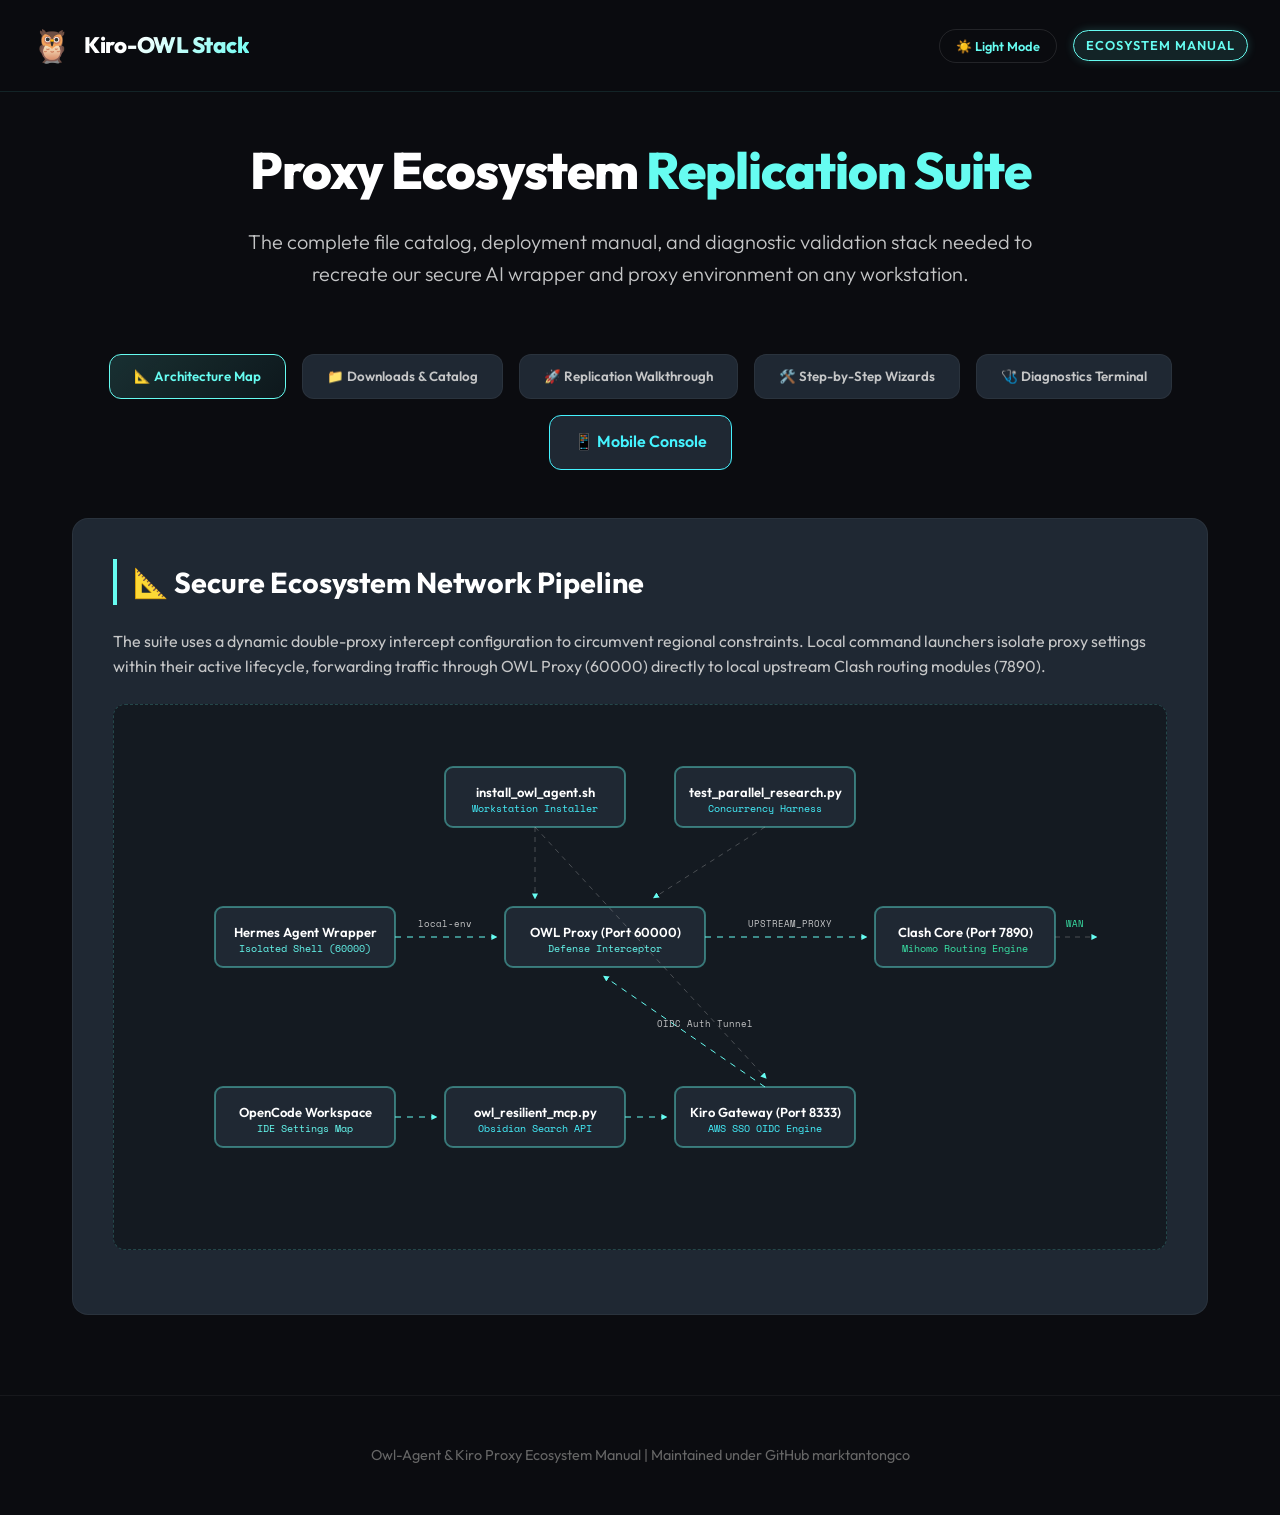
<file: index.html>
<!DOCTYPE html>
<html lang="en">
<head>
    <meta charset="UTF-8">
    <meta name="viewport" content="width=device-width, initial-scale=1.0">
    <title>🦉 Kiro / OWL / Hermes Proxy Stack Replication Suite</title>
    <!-- Premium Google Fonts -->
    <link rel="preconnect" href="https://fonts.googleapis.com">
    <link rel="preconnect" href="https://fonts.gstatic.com" crossorigin>
    <link href="https://fonts.googleapis.com/css2?family=Outfit:wght@300;400;500;600;700;800&family=Space+Mono:wght@400;700&display=swap" rel="stylesheet">
    
    <style>
        /* Modern CSS Custom Properties - Sleek Dark Palette */
        :root {
            --bg-deep: #0b0c10;
            --bg-card: #1f2833;
            --bg-hover: #2d3c4d;
            --color-primary: #66fcf1;
            --color-secondary: #45f3ff;
            --color-text-main: #c5c6c7;
            --color-text-light: #ffffff;
            --color-accent-red: #ff4a5a;
            --color-accent-green: #39e3a6;
            --border-glow: rgba(102, 252, 241, 0.15);
            --transition-speed: 0.3s;
            --font-display: 'Outfit', sans-serif;
            --font-mono: 'Space Mono', monospace;
        }

        /* Responsive Light Theme Overrides */
        body.light-theme {
            --bg-deep: #F9FAFB;
            --bg-card: #FFFFFF;
            --bg-hover: #F3F4F6;
            --color-primary: #2563EB;
            --color-secondary: #1D4ED8;
            --color-text-main: #4B5563;
            --color-text-light: #111827;
            --border-glow: rgba(37, 99, 235, 0.08);
            border-color: rgba(226, 232, 240, 0.8) !important;
        }

        body.light-theme .card,
        body.light-theme header,
        body.light-theme .tab-btn {
            border-color: rgba(226, 232, 240, 0.8) !important;
        }

        body.light-theme #theme-toggle {
            border-color: rgba(75, 85, 99, 0.3) !important;
            color: #111827 !important;
            background-color: #FFFFFF !important;
        }
        
        body.light-theme #theme-toggle:hover {
            background-color: #F3F4F6 !important;
        }

        body.light-theme .flow-node {
            fill: #FFFFFF;
            stroke: rgba(37, 99, 235, 0.4);
        }

        body.light-theme .flow-node:hover {
            stroke: var(--color-primary);
            filter: drop-shadow(0px 0px 8px rgba(37, 99, 235, 0.4));
        }

        body.light-theme .code-explorer {
            border-color: rgba(226, 232, 240, 0.8) !important;
        }

        /* Reset & Base Styles */
        * {
            box-sizing: border-box;
            margin: 0;
            padding: 0;
            scroll-behavior: smooth;
        }

        body {
            background-color: var(--bg-deep);
            color: var(--color-text-main);
            font-family: var(--font-display);
            line-height: 1.6;
            overflow-x: hidden;
        }

        /* Premium Scrollbar */
        ::-webkit-scrollbar {
            width: 8px;
        }
        ::-webkit-scrollbar-track {
            background: var(--bg-deep);
        }
        ::-webkit-scrollbar-thumb {
            background: var(--bg-card);
            border-radius: 4px;
        }
        ::-webkit-scrollbar-thumb:hover {
            background: var(--color-primary);
        }

        /* Glassmorphism Header */
        header {
            position: sticky;
            top: 0;
            z-index: 100;
            background: rgba(11, 12, 16, 0.85);
            backdrop-filter: blur(12px);
            border-bottom: 1px solid rgba(102, 252, 241, 0.1);
            padding: 1.25rem 2rem;
            display: flex;
            justify-content: space-between;
            align-items: center;
        }

        .logo-container {
            display: flex;
            align-items: center;
            gap: 0.75rem;
        }

        .logo-icon {
            font-size: 2rem;
            animation: float 3s ease-in-out infinite;
        }

        .logo-text {
            font-weight: 800;
            font-size: 1.4rem;
            letter-spacing: -0.5px;
            color: var(--color-text-light);
            background: linear-gradient(135deg, var(--color-text-light) 30%, var(--color-primary) 100%);
            -webkit-background-clip: text;
            -webkit-text-fill-color: transparent;
        }

        .badge {
            background: rgba(102, 252, 241, 0.1);
            border: 1px solid var(--color-primary);
            color: var(--color-primary);
            padding: 0.25rem 0.75rem;
            border-radius: 9999px;
            font-size: 0.8rem;
            font-weight: 600;
            text-transform: uppercase;
            letter-spacing: 1px;
            box-shadow: 0 0 10px rgba(102, 252, 241, 0.2);
        }

        /* Container */
        .container {
            max-width: 1200px;
            margin: 0 auto;
            padding: 3rem 2rem;
        }

        /* Hero */
        .hero {
            text-align: center;
            margin-bottom: 4rem;
        }

        .hero-title {
            font-size: 3.2rem;
            font-weight: 800;
            color: var(--color-text-light);
            line-height: 1.2;
            margin-bottom: 1.5rem;
            letter-spacing: -1px;
        }

        .hero-title span {
            color: var(--color-primary);
        }

        .hero-subtitle {
            font-size: 1.25rem;
            font-weight: 300;
            max-width: 800px;
            margin: 0 auto;
            color: var(--color-text-main);
        }

        /* Navigation Tabs */
        .tab-nav {
            display: flex;
            justify-content: center;
            gap: 1rem;
            margin-bottom: 3rem;
            flex-wrap: wrap;
        }

        .tab-btn {
            background: var(--bg-card);
            border: 1px solid rgba(255,255,255,0.05);
            color: var(--color-text-main);
            padding: 0.85rem 1.5rem;
            border-radius: 12px;
            font-weight: 600;
            cursor: pointer;
            transition: all var(--transition-speed);
            font-family: var(--font-display);
        }

        .tab-btn:hover {
            border-color: var(--color-primary);
            color: var(--color-text-light);
            transform: translateY(-2px);
        }

        .tab-btn.active {
            background: linear-gradient(135deg, rgba(102, 252, 241, 0.15) 0%, rgba(69, 243, 255, 0.05) 100%);
            border-color: var(--color-primary);
            color: var(--color-primary);
        }

        .tab-content {
            display: none;
            animation: fadeIn 0.4s ease-in-out forwards;
        }

        .tab-content.active {
            display: block;
        }

        /* Card System */
        .card {
            background: var(--bg-card);
            border-radius: 16px;
            border: 1px solid rgba(255,255,255,0.05);
            padding: 2.5rem;
            margin-bottom: 2rem;
            position: relative;
        }

        .card-title {
            font-size: 1.8rem;
            color: var(--color-text-light);
            margin-bottom: 1.5rem;
            border-left: 4px solid var(--color-primary);
            padding-left: 1rem;
        }

        /* Architecture Flowchart SVG */
        .arch-svg-container {
            width: 100%;
            overflow-x: auto;
            background: rgba(11, 12, 16, 0.5);
            border-radius: 12px;
            padding: 2rem;
            border: 1px dashed rgba(102, 252, 241, 0.2);
            margin: 1.5rem 0;
            display: flex;
            justify-content: center;
        }

        .flow-node {
            fill: var(--bg-card);
            stroke: rgba(102, 252, 241, 0.4);
            stroke-width: 2px;
            transition: all var(--transition-speed);
        }

        .flow-node:hover {
            stroke: var(--color-primary);
            filter: drop-shadow(0px 0px 8px rgba(102, 252, 241, 0.6));
        }

        .flow-link {
            stroke: rgba(197, 198, 199, 0.3);
            stroke-dasharray: 5;
            animation: dash 10s linear infinite;
        }

        .flow-link-active {
            stroke: var(--color-primary);
            stroke-dasharray: 6;
            animation: dash 4s linear infinite;
        }

        /* Two-Column Explorer Layout (Restored) */
        .code-explorer {
            display: grid;
            grid-template-columns: 320px 1fr;
            gap: 2rem;
            margin-top: 1.5rem;
        }

        @media (max-width: 900px) {
            .code-explorer {
                grid-template-columns: 1fr;
            }
        }

        .file-list {
            display: flex;
            flex-direction: column;
            gap: 0.75rem;
        }

        .file-btn {
            background: var(--bg-deep);
            border: 1px solid rgba(255,255,255,0.05);
            padding: 1rem;
            border-radius: 8px;
            cursor: pointer;
            text-align: left;
            transition: all var(--transition-speed);
            color: var(--color-text-main);
            font-family: var(--font-mono);
            font-size: 0.85rem;
            display: flex;
            flex-direction: column;
            gap: 0.4rem;
        }

        .file-btn:hover, .file-btn.active {
            border-color: var(--color-primary);
            color: var(--color-text-light);
            background: rgba(102, 252, 241, 0.05);
        }

        .file-btn-meta {
            display: flex;
            justify-content: space-between;
            align-items: center;
            width: 100%;
        }

        .badge-file {
            font-size: 0.65rem;
            background: rgba(255,255,255,0.1);
            color: var(--color-text-main);
            padding: 0.15rem 0.4rem;
            border-radius: 4px;
            text-transform: uppercase;
        }

        .file-btn.active .badge-file {
            background: var(--color-primary);
            color: var(--bg-deep);
        }

        .code-view-container {
            position: relative;
            background: #0d0e12;
            border-radius: 12px;
            border: 1px solid rgba(255,255,255,0.05);
            overflow: hidden;
            display: flex;
            flex-direction: column;
            height: 620px;
        }

        .code-header {
            background: #14161d;
            padding: 0.75rem 1.5rem;
            display: flex;
            justify-content: space-between;
            align-items: center;
            border-bottom: 1px solid rgba(255,255,255,0.05);
        }

        .code-filename {
            font-family: var(--font-mono);
            font-size: 0.85rem;
            color: var(--color-primary);
        }

        .action-group {
            display: flex;
            gap: 0.5rem;
        }

        .action-btn {
            background: rgba(102, 252, 241, 0.1);
            border: 1px solid rgba(102, 252, 241, 0.3);
            color: var(--color-primary);
            padding: 0.35rem 0.85rem;
            border-radius: 6px;
            cursor: pointer;
            font-size: 0.8rem;
            font-weight: 600;
            text-decoration: none;
            transition: all var(--transition-speed);
        }

        .action-btn:hover {
            background: var(--color-primary);
            color: var(--bg-deep);
        }

        .code-info-panel {
            background: #10121a;
            padding: 1rem 1.5rem;
            border-bottom: 1px solid rgba(255,255,255,0.05);
            font-size: 0.9rem;
            color: var(--color-text-main);
        }

        .code-content {
            flex-grow: 1;
            padding: 1.5rem;
            overflow: auto;
            margin: 0;
            color: #d1d5db;
            font-family: var(--font-mono);
            font-size: 0.85rem;
            white-space: pre-wrap;
            background: #0f1015;
            line-height: 1.5;
        }

        /* Step Wizards */
        .step-timeline {
            position: relative;
            padding-left: 2.5rem;
            border-left: 2px solid rgba(102, 252, 241, 0.2);
            margin: 2rem 0;
        }

        .step-item {
            position: relative;
            margin-bottom: 3rem;
        }

        .step-number {
            position: absolute;
            left: calc(-2.5rem - 16px - 1px);
            width: 32px;
            height: 32px;
            background: var(--bg-deep);
            border: 2px solid var(--color-primary);
            color: var(--color-primary);
            border-radius: 50%;
            display: flex;
            align-items: center;
            justify-content: center;
            font-weight: 700;
            font-size: 0.9rem;
        }

        .step-title {
            font-size: 1.3rem;
            color: var(--color-text-light);
            margin-bottom: 0.5rem;
        }

        /* Terminal Simulator */
        .terminal-box {
            background: #060709;
            border-radius: 12px;
            border: 1.5px solid #222;
            overflow: hidden;
            box-shadow: 0 15px 40px rgba(0,0,0,0.5);
            margin: 2rem 0;
        }

        .terminal-bar {
            background: #121318;
            padding: 0.75rem 1rem;
            display: flex;
            align-items: center;
            gap: 0.5rem;
            border-bottom: 1.5px solid #222;
        }

        .terminal-dot {
            width: 12px;
            height: 12px;
            border-radius: 50%;
        }

        .dot-red { background: var(--color-accent-red); }
        .dot-yellow { background: var(--color-accent-red); filter: hue-rotate(40deg); }
        .dot-green { background: var(--color-accent-green); }

        .terminal-title {
            margin-left: auto;
            margin-right: auto;
            font-family: var(--font-mono);
            font-size: 0.8rem;
            color: #888;
        }

        .terminal-body {
            padding: 1.5rem;
            font-family: var(--font-mono);
            font-size: 0.9rem;
            color: #ccc;
            height: 380px;
            overflow-y: auto;
            line-height: 1.6;
        }

        .btn-run-sim {
            background: linear-gradient(135deg, var(--color-primary) 0%, var(--color-secondary) 100%);
            color: var(--bg-deep);
            border: none;
            padding: 1rem 2rem;
            border-radius: 8px;
            font-size: 1rem;
            font-weight: 700;
            cursor: pointer;
            box-shadow: 0 4px 15px rgba(102, 252, 241, 0.3);
            transition: all var(--transition-speed);
            margin-bottom: 1rem;
        }

        .btn-run-sim:hover {
            transform: translateY(-2px);
        }

        /* Success Copy Popup */
        .alert-popup {
            position: fixed;
            bottom: 2rem;
            right: 2rem;
            background: var(--color-accent-green);
            color: var(--bg-deep);
            padding: 1rem 2rem;
            border-radius: 8px;
            font-weight: 700;
            box-shadow: 0 10px 25px rgba(57, 227, 166, 0.3);
            opacity: 0;
            transform: translateY(20px);
            transition: all 0.3s cubic-bezier(0.4, 0, 0.2, 1);
            z-index: 1000;
            pointer-events: none;
        }

        .alert-popup.show {
            opacity: 1;
            transform: translateY(0);
        }

        footer {
            border-top: 1px solid rgba(255,255,255,0.05);
            padding: 3rem 2rem;
            text-align: center;
            font-size: 0.9rem;
            color: #666;
        }

        @keyframes float {
            0%, 100% { transform: translateY(0); }
            50% { transform: translateY(-6px); }
        }

        @keyframes fadeIn {
            from { opacity: 0; transform: translateY(10px); }
            to { opacity: 1; transform: translateY(0); }
        }

        @keyframes dash {
            to {
                stroke-dashoffset: -100;
            }
        }
    </style>
    <script>
        function toggleTheme() {
            document.body.classList.toggle('light-theme');
            const isLight = document.body.classList.contains('light-theme');
            document.getElementById('theme-toggle').textContent = isLight ? '🌙 Dark Mode' : '☀️ Light Mode';
            localStorage.setItem('theme', isLight ? 'light' : 'dark');
        }

        // Automatic Mobile Redirection and Theme Initialization
        (function() {
            const params = new URLSearchParams(window.location.search);
            if (params.get('desktop') !== 'true' && /Mobi|Android|iPhone|iPad/i.test(navigator.userAgent)) {
                window.location.replace("mobile.html?v=3.2_yellow");
                return;
            }
            if (localStorage.getItem('theme') === 'light') {
                document.body.classList.add('light-theme');
                document.addEventListener('DOMContentLoaded', () => {
                    const btn = document.getElementById('theme-toggle');
                    if (btn) btn.textContent = '🌙 Dark Mode';
                });
            }
        })();
    </script>
</head>
<body>

    <!-- Header -->
    <header>
        <div class="logo-container">
            <span class="logo-icon">🦉</span>
            <span class="logo-text">Kiro-OWL Stack</span>
        </div>
        <div style="display: flex; align-items: center; gap: 1rem;">
            <button id="theme-toggle" class="tab-btn" onclick="toggleTheme()" style="padding: 0.5rem 1rem; border-radius: 9999px; font-size: 0.8rem; border-color: rgba(255,255,255,0.1); background: transparent; cursor: pointer; color: var(--color-primary); font-family: var(--font-display); font-weight: 600; outline: none; transition: all 0.2s;">☀️ Light Mode</button>
            <div class="badge">Ecosystem Manual</div>
        </div>
    </header>

    <div class="container">
        <!-- Hero Section -->
        <section class="hero">
            <h1 class="hero-title">Proxy Ecosystem <span>Replication Suite</span></h1>
            <p class="hero-subtitle">The complete file catalog, deployment manual, and diagnostic validation stack needed to recreate our secure AI wrapper and proxy environment on any workstation.</p>
        </section>

        <!-- Navigation Tabs -->
        <nav class="tab-nav">
            <button class="tab-btn active" onclick="switchTab(event, 'tab-architecture')">📐 Architecture Map</button>
            <button class="tab-btn" onclick="switchTab(event, 'tab-catalog')">📁 Downloads & Catalog</button>
            <button class="tab-btn" onclick="switchTab(event, 'tab-guide')">🚀 Replication Walkthrough</button>
            <button class="tab-btn" onclick="switchTab(event, 'tab-wizard')">🛠️ Step-by-Step Wizards</button>
            <button class="tab-btn" onclick="switchTab(event, 'tab-diagnostics')">🩺 Diagnostics Terminal</button>
            <a href="mobile.html?v=3.2_yellow" class="tab-btn" style="text-decoration: none; display: inline-block; border-color: var(--color-secondary); color: var(--color-secondary); transition: all 0.3s;">📱 Mobile Console</a>
        </nav>

        <!-- TAB 1: Architecture Map -->
        <div id="tab-architecture" class="tab-content active">
            <div class="card">
                <h2 class="card-title">📐 Secure Ecosystem Network Pipeline</h2>
                <p>The suite uses a dynamic double-proxy intercept configuration to circumvent regional constraints. Local command launchers isolate proxy settings within their active lifecycle, forwarding traffic through OWL Proxy (60000) directly to local upstream Clash routing modules (7890).</p>
                
                <div class="arch-svg-container">
                    <svg width="950" height="480" viewBox="0 0 950 480" xmlns="http://www.w3.org/2000/svg">
                        <defs>
                            <marker id="arrow" viewBox="0 0 10 10" refX="6" refY="5" markerWidth="6" markerHeight="6" orient="auto-start-reverse">
                                <path d="M 0 0 L 10 5 L 0 10 z" fill="#66fcf1" />
                            </marker>
                        </defs>
                        
                        <!-- Row 1: Provisioning & Verification -->
                        <!-- 1. Installer Engine -->
                        <rect x="280" y="30" width="180" height="60" rx="8" class="flow-node" />
                        <text x="370" y="60" fill="#ffffff" font-weight="600" text-anchor="middle" font-size="13">install_owl_agent.sh</text>
                        <text x="370" y="75" fill="#45f3ff" font-size="10" text-anchor="middle" font-family="Space Mono">Workstation Installer</text>

                        <!-- 2. Test Harness -->
                        <rect x="510" y="30" width="180" height="60" rx="8" class="flow-node" />
                        <text x="600" y="60" fill="#ffffff" font-weight="600" text-anchor="middle" font-size="13">test_parallel_research.py</text>
                        <text x="600" y="75" fill="#45f3ff" font-size="10" text-anchor="middle" font-family="Space Mono">Concurrency Harness</text>

                        <!-- Row 2: Client Intakes -->
                        <!-- 3. Hermes Standalone Agent -->
                        <rect x="50" y="170" width="180" height="60" rx="8" class="flow-node" />
                        <text x="140" y="200" fill="#ffffff" font-weight="600" text-anchor="middle" font-size="13">Hermes Agent Wrapper</text>
                        <text x="140" y="215" fill="#66fcf1" font-size="10" text-anchor="middle" font-family="Space Mono">Isolated Shell (60000)</text>

                        <!-- Row 3: Central Processing Proxy -->
                        <!-- 4. OWL Forwarding Proxy -->
                        <rect x="340" y="170" width="200" height="60" rx="8" class="flow-node" />
                        <text x="440" y="200" fill="#ffffff" font-weight="600" text-anchor="middle" font-size="13">OWL Proxy (Port 60000)</text>
                        <text x="440" y="215" fill="#66fcf1" font-size="10" text-anchor="middle" font-family="Space Mono">Defense Interceptor</text>

                        <!-- Row 4: Downstream Routing -->
                        <!-- 5. Clash Router Core -->
                        <rect x="710" y="170" width="180" height="60" rx="8" class="flow-node" />
                        <text x="800" y="200" fill="#ffffff" font-weight="600" text-anchor="middle" font-size="13">Clash Core (Port 7890)</text>
                        <text x="800" y="215" fill="#39e3a6" font-size="10" text-anchor="middle" font-family="Space Mono">Mihomo Routing Engine</text>

                        <!-- Row 5: IDE Ecosystem -->
                        <!-- 6. OpenCode Editor -->
                        <rect x="50" y="350" width="180" height="60" rx="8" class="flow-node" />
                        <text x="140" y="380" fill="#ffffff" font-weight="600" text-anchor="middle" font-size="13">OpenCode Workspace</text>
                        <text x="140" y="395" fill="#66fcf1" font-size="10" text-anchor="middle" font-family="Space Mono">IDE Settings Map</text>

                        <!-- 7. Resilient MCP Server -->
                        <rect x="280" y="350" width="180" height="60" rx="8" class="flow-node" />
                        <text x="370" y="380" fill="#ffffff" font-weight="600" text-anchor="middle" font-size="13">owl_resilient_mcp.py</text>
                        <text x="370" y="395" fill="#45f3ff" font-size="10" text-anchor="middle" font-family="Space Mono">Obsidian Search API</text>

                        <!-- 8. Kiro Translation Gateway -->
                        <rect x="510" y="350" width="180" height="60" rx="8" class="flow-node" />
                        <text x="600" y="380" fill="#ffffff" font-weight="600" text-anchor="middle" font-size="13">Kiro Gateway (Port 8333)</text>
                        <text x="600" y="395" fill="#45f3ff" font-size="10" text-anchor="middle" font-family="Space Mono">AWS SSO OIDC Engine</text>

                        <!-- Architectural Routing Paths (Arrows) -->
                        <!-- Installer -> provisions OWL / Kiro -->
                        <path d="M 370 90 L 370 160" class="flow-link" marker-end="url(#arrow)" />
                        <path d="M 370 90 L 600 340" class="flow-link" marker-end="url(#arrow)" />

                        <!-- Concurrency test -> monitors OWL proxy -->
                        <path d="M 600 90 L 490 160" class="flow-link" marker-end="url(#arrow)" />

                        <!-- Hermes Agent Wrapper -> OWL Proxy -->
                        <path d="M 230 200 L 330 200" class="flow-link-active" marker-end="url(#arrow)" />
                        <text x="280" y="190" fill="#c5c6c7" font-size="9" text-anchor="middle" font-family="Space Mono">local-env</text>

                        <!-- OpenCode -> Resilient MCP -->
                        <path d="M 230 380 L 270 380" class="flow-link-active" marker-end="url(#arrow)" />
                        
                        <!-- Resilient MCP -> Kiro Gateway -->
                        <path d="M 460 380 L 500 380" class="flow-link-active" marker-end="url(#arrow)" />

                        <!-- Kiro Gateway -> OWL Proxy -->
                        <path d="M 600 350 L 440 240" class="flow-link-active" marker-end="url(#arrow)" />
                        <text x="540" y="290" fill="#c5c6c7" font-size="9" text-anchor="middle" font-family="Space Mono">OIDC Auth Tunnel</text>

                        <!-- OWL Proxy -> Clash Router -->
                        <path d="M 540 200 L 700 200" class="flow-link-active" marker-end="url(#arrow)" />
                        <text x="625" y="190" fill="#c5c6c7" font-size="9" text-anchor="middle" font-family="Space Mono">UPSTREAM_PROXY</text>

                        <!-- Clash Router -> Outside World -->
                        <path d="M 890 200 L 930 200" class="flow-link" marker-end="url(#arrow)" />
                        <text x="910" y="190" fill="#39e3a6" font-size="9" text-anchor="middle" font-family="Space Mono">WAN</text>
                    </svg>
                </div>
            </div>
        </div>

        <!-- TAB 2: Downloads & Catalog (Restored Two Column Layout) -->
        <div id="tab-catalog" class="tab-content">
            <div class="card">
                <h2 class="card-title">📁 Downloadable Ecosystem Files & Catalog</h2>
                <p>Browse the exact structure of files deployed in the repository. Select any script to view its relationship in the ecosystem, inspect or copy its code mapping directly, and download it instantly.</p>
                
                <div class="code-explorer">
                    <!-- File Navigation Tree (Left Column) -->
                    <div class="file-list" id="explorer-file-list">
                        <!-- Loaded dynamically via JavaScript -->
                    </div>

                    <!-- Code Viewer Panel (Right Column) -->
                    <div class="code-view-container">
                        <div class="code-header">
                            <span class="code-filename" id="current-filename">Select a file</span>
                            <div class="action-group">
                                <a href="#" class="action-btn" id="btn-download" download>Download File</a>
                                <button class="action-btn" onclick="copyCurrentCode()">Copy Code</button>
                            </div>
                        </div>
                        <div class="code-info-panel" id="current-relationship">
                            Select a script from the list to read its logical relationship in the ecosystem.
                        </div>
                        <pre class="code-content" id="code-display">Select a file from the explorer on the left to start inspecting.</pre>
                    </div>
                </div>
            </div>
        </div>

        <!-- TAB: Replication Walkthrough -->
        <div id="tab-guide" class="tab-content">
            <div class="card">
                <h2 class="card-title">🚀 Complete Step-by-Step Replication Walkthrough</h2>
                <p style="margin-bottom: 2rem;">Follow this structured, sequential operational process to replicate the complete self-healing double-proxy wrapper stack on any workstation from scratch.</p>
                
                <div class="step-timeline">
                    <div class="step-item">
                        <div class="step-number">1</div>
                        <h3 class="step-title">Deploy Upstream Routing Core</h3>
                        <p class="step-desc">
                            <strong>Files Used:</strong> <code>Clash / Mihomo Core daemon</code><br>
                            <strong>Purpose:</strong> Sets up the foundational weighted proxy routing base on <strong>Port 7890</strong>. All external connections flow through this layer for geo-routing bypasses.<br>
                            <strong>Action:</strong> Ensure Clash/Mihomo is active and listening locally: <code>systemctl --user status mihomo</code> or run manual binary check.<br>
                            <div class="step-actions" style="margin-top: 1rem; display: flex; gap: 0.75rem;">
                                <button class="tab-btn" style="padding: 0.4rem 0.8rem; font-size: 0.85rem;" onclick="viewCatalogFile('configs/ai-instructions-handover.md')">🔍 Inspect Handover Guide</button>
                            </div>
                        </p>
                    </div>

                    <div class="step-item">
                        <div class="step-number">2</div>
                        <h3 class="step-title">Execute Core Workspace Provisioner</h3>
                        <p class="step-desc">
                            <strong>Files Used:</strong> <code>installers/install_owl_agent.sh</code><br>
                            <strong>Purpose:</strong> Deduplicated Core Setup. Creates workspace directories, provisions local dynamic libraries, registers dependencies, downloads the Kiro CLI client native binaries, and creates local SQL database credentials mappings.<br>
                            <strong>Action:</strong> Run: <code>chmod +x installers/install_owl_agent.sh && ./installers/install_owl_agent.sh</code>.
                            <div class="step-actions" style="margin-top: 1rem; display: flex; gap: 0.75rem;">
                                <button class="tab-btn" style="padding: 0.4rem 0.8rem; font-size: 0.85rem;" onclick="viewCatalogFile('installers/install_owl_agent.sh')">🔍 Inspect Script</button>
                                <a class="tab-btn" style="padding: 0.4rem 0.8rem; font-size: 0.85rem; text-decoration: none;" href="https://github.com/marktantongco/kiro-proxy-ecosystem/raw/master/installers/install_owl_agent.sh" download>📥 Download</a>
                            </div>
                        </p>
                    </div>

                    <div class="step-item">
                        <div class="step-number">3</div>
                        <h3 class="step-title">Execute Kiro Gateway Provisioner</h3>
                        <p class="step-desc">
                            <strong>Files Used:</strong> <code>installers/install_kiro_owl_agent.sh</code><br>
                            <strong>Purpose:</strong> Automates Python virtual environment creation, clones the <code>kiro-gateway</code> translation engine, and automatically updates key schema entries (such as heavy/light templates) in your local <code>opencode.jsonc</code> config.<br>
                            <strong>Action:</strong> Run: <code>chmod +x installers/install_kiro_owl_agent.sh && ./installers/install_kiro_owl_agent.sh</code>.
                            <div class="step-actions" style="margin-top: 1rem; display: flex; gap: 0.75rem;">
                                <button class="tab-btn" style="padding: 0.4rem 0.8rem; font-size: 0.85rem;" onclick="viewCatalogFile('installers/install_kiro_owl_agent.sh')">🔍 Inspect Script</button>
                                <a class="tab-btn" style="padding: 0.4rem 0.8rem; font-size: 0.85rem; text-decoration: none;" href="https://github.com/marktantongco/kiro-proxy-ecosystem/raw/master/installers/install_kiro_owl_agent.sh" download>📥 Download</a>
                            </div>
                        </p>
                    </div>

                    <div class="step-item">
                        <div class="step-number">4</div>
                        <h3 class="step-title">Deploy and Start systemd Daemons</h3>
                        <p class="step-desc">
                            <strong>Files Used:</strong> <code>systemd/kiro-gateway.service</code>, <code>systemd/owl-forward-proxy.service</code><br>
                            <strong>Purpose:</strong> Registers the stack as automatic background processes managed by systemd under user-level context. Ensures self-healing restarts on failure.<br>
                            <strong>Action:</strong> Copy to systemd directories: <code>cp systemd/*.service ~/.config/systemd/user/</code>, reload systemd, and enable/start the daemons.<br>
                            <div class="step-actions" style="margin-top: 1rem; display: flex; gap: 0.75rem; flex-wrap: wrap;">
                                <button class="tab-btn" style="padding: 0.4rem 0.8rem; font-size: 0.85rem;" onclick="viewCatalogFile('systemd/owl-forward-proxy.service')">🔍 Inspect Proxy Unit</button>
                                <button class="tab-btn" style="padding: 0.4rem 0.8rem; font-size: 0.85rem;" onclick="viewCatalogFile('systemd/kiro-gateway.service')">🔍 Inspect Gateway Unit</button>
                                <a class="tab-btn" style="padding: 0.4rem 0.8rem; font-size: 0.85rem; text-decoration: none;" href="https://github.com/marktantongco/kiro-proxy-ecosystem/raw/master/systemd/owl-forward-proxy.service" download>📥 Proxy service</a>
                                <a class="tab-btn" style="padding: 0.4rem 0.8rem; font-size: 0.85rem; text-decoration: none;" href="https://github.com/marktantongco/kiro-proxy-ecosystem/raw/master/systemd/kiro-gateway.service" download>📥 Gateway service</a>
                            </div>
                        </p>
                    </div>

                    <div class="step-item">
                        <div class="step-number">5</div>
                        <h3 class="step-title">Inject Upstream Routing Rules</h3>
                        <p class="step-desc">
                            <strong>Files Used:</strong> <code>scripts/patch_owl_proxy.sh</code>, <code>scripts/validate_ecosystem.sh</code><br>
                            <strong>Purpose:</strong> Overwrites downstream proxy code blocks with Clash upstream routing parameters, terminates conflicting background processes, and unsets manual variable pollution.<br>
                            <strong>Action:</strong> Run: <code>chmod +x scripts/patch_owl_proxy.sh && ./scripts/patch_owl_proxy.sh</code>.
                            <div class="step-actions" style="margin-top: 1rem; display: flex; gap: 0.75rem; flex-wrap: wrap;">
                                <button class="tab-btn" style="padding: 0.4rem 0.8rem; font-size: 0.85rem;" onclick="viewCatalogFile('scripts/patch_owl_proxy.sh')">🔍 Inspect Patch Script</button>
                                <button class="tab-btn" style="padding: 0.4rem 0.8rem; font-size: 0.85rem;" onclick="viewCatalogFile('scripts/validate_ecosystem.sh')">🔍 Inspect Validator</button>
                                <a class="tab-btn" style="padding: 0.4rem 0.8rem; font-size: 0.85rem; text-decoration: none;" href="https://github.com/marktantongco/kiro-proxy-ecosystem/raw/master/scripts/patch_owl_proxy.sh" download>📥 Download Patch</a>
                                <a class="tab-btn" style="padding: 0.4rem 0.8rem; font-size: 0.85rem; text-decoration: none;" href="https://github.com/marktantongco/kiro-proxy-ecosystem/raw/master/scripts/validate_ecosystem.sh" download>📥 Download Validator</a>
                            </div>
                        </p>
                    </div>

                    <div class="step-item">
                        <div class="step-number">6</div>
                        <h3 class="step-title">Secure Command Shell Launcher Wrappers</h3>
                        <p class="step-desc">
                            <strong>Files Used:</strong> <code>scripts/hermes_wrapper.sh</code>, <code>scripts/agy_wrapper.sh</code>, <code>scripts/kiro_gateway_wrapper.sh</code><br>
                            <strong>Purpose:</strong> Wraps execution of hermes, agy, and kiro-gateway inside isolated, secure, zero-leakage proxy shell blocks. Deploys launchers directly to <code>~/.local/bin/</code> for seamless PATH discovery.<br>
                            <strong>Action:</strong> Copy wrappers to local path and make them executable.<br>
                            <div class="step-actions" style="margin-top: 1rem; display: flex; gap: 0.75rem; flex-wrap: wrap;">
                                <button class="tab-btn" style="padding: 0.4rem 0.8rem; font-size: 0.85rem;" onclick="viewCatalogFile('scripts/hermes_wrapper.sh')">🔍 Inspect Hermes</button>
                                <button class="tab-btn" style="padding: 0.4rem 0.8rem; font-size: 0.85rem;" onclick="viewCatalogFile('scripts/agy_wrapper.sh')">🔍 Inspect Antigravity</button>
                                <button class="tab-btn" style="padding: 0.4rem 0.8rem; font-size: 0.85rem;" onclick="viewCatalogFile('scripts/kiro_gateway_wrapper.sh')">🔍 Inspect Gateway</button>
                                <a class="tab-btn" style="padding: 0.4rem 0.8rem; font-size: 0.85rem; text-decoration: none;" href="https://github.com/marktantongco/kiro-proxy-ecosystem/raw/master/scripts/hermes_wrapper.sh" download>📥 Hermes</a>
                                <a class="tab-btn" style="padding: 0.4rem 0.8rem; font-size: 0.85rem; text-decoration: none;" href="https://github.com/marktantongco/kiro-proxy-ecosystem/raw/master/scripts/agy_wrapper.sh" download>📥 Antigravity</a>
                                <a class="tab-btn" style="padding: 0.4rem 0.8rem; font-size: 0.85rem; text-decoration: none;" href="https://github.com/marktantongco/kiro-proxy-ecosystem/raw/master/scripts/kiro_gateway_wrapper.sh" download>📥 Gateway</a>
                            </div>
                        </p>
                    </div>

                    <div class="step-item">
                        <div class="step-number">7</div>
                        <h3 class="step-title">Verify System Integration & Direct Bypass Routing</h3>
                        <p class="step-desc">
                            <strong>Files Used:</strong> <code>scripts/diagnose_opencode.sh</code><br>
                            <strong>Purpose:</strong> The final validation gate. Performs port status analysis, audits system environment parameters, detects Unix domain socket session health, and validates HTTPS direct connection bypass rules for NVIDIA NIM and OpenCode Zen model endpoints.<br>
                            <strong>Action:</strong> Run the diagnostic suite: <code>chmod +x scripts/diagnose_opencode.sh && ./scripts/diagnose_opencode.sh</code>. Alternatively, use the <code>owl-check</code> shell alias.
                            <div class="step-actions" style="margin-top: 1rem; display: flex; gap: 0.75rem;">
                                <button class="tab-btn" style="padding: 0.4rem 0.8rem; font-size: 0.85rem;" onclick="viewCatalogFile('scripts/diagnose_opencode.sh')">🔍 Inspect Script</button>
                                <a class="tab-btn" style="padding: 0.4rem 0.8rem; font-size: 0.85rem; text-decoration: none;" href="https://github.com/marktantongco/kiro-proxy-ecosystem/raw/master/scripts/diagnose_opencode.sh" download>📥 Download</a>
                            </div>
                        </p>
                    </div>
                </div>
            </div>
        </div>

        <!-- TAB 3: Step Wizards -->
        <div id="tab-wizard" class="tab-content">
            <div class="card">
                <h2 class="card-title">🛠️ Logical Workflow Sequence for Replication</h2>
                
                <div class="step-timeline">
                    <div class="step-item">
                        <div class="step-number">1</div>
                        <h3 class="step-title">Configure Clash Core Upstream</h3>
                        <p class="step-desc">Establish and run <code>mihomo</code> or Clash-based services bound locally to **port 7890**. This processes secure, geo-routed communication tunnels.</p>
                    </div>

                    <div class="step-item">
                        <div class="step-number">2</div>
                        <h3 class="step-title">Deploy Unified Agent Installers</h3>
                        <p class="step-desc">Run the combo agent installer to deploy credentials and core components:
                           <code>install_kiro_owl_agent.sh</code> or <code>owl_agent_installer.sh</code>. These scripts download, verify, and automatically compile Python environments.</p>
                    </div>

                    <div class="step-item">
                        <div class="step-number">3</div>
                        <h3 class="step-title">Configure systemd Service Units</h3>
                        <p class="step-desc">Deploy the <code>kiro-gateway.service</code> and <code>owl-forward-proxy.service</code> unit mappings to <code>~/.config/systemd/user/</code> and start the services.</p>
                    </div>

                    <div class="step-item">
                        <div class="step-number">4</div>
                        <h3 class="step-title">Execute Environment Self-Healing</h3>
                        <p class="step-desc">Run <code>./scripts/validate_ecosystem.sh</code> to triage environment conflicts, terminate duplicate processes, and secure pings.</p>
                    </div>
                </div>
            </div>
        </div>

        <!-- TAB 4: Diagnostics Terminal -->
        <div id="tab-diagnostics" class="tab-content">
            <div class="card">
                <h2 class="card-title">🩺 Live System Triage Telemetry Simulator</h2>
                <p>Experience an interactive telemetry sweep of the validation script. The simulator shows how the script triages environment states, unsets conflicts, unbinds duplicates, and secures connections.</p>
                
                <button class="btn-run-sim" onclick="runDiagnosticSimulation()">⚡ Run System Diagnostics Simulation</button>

                <div class="terminal-box">
                    <div class="terminal-bar">
                        <div class="terminal-dot dot-red"></div>
                        <div class="terminal-dot dot-yellow"></div>
                        <div class="terminal-dot dot-green"></div>
                        <span class="terminal-title">bash - x1@workstation</span>
                    </div>
                    <div class="terminal-body" id="terminal-screen">
                        <div class="terminal-line"><span class="terminal-prompt">x1@workstation:~$</span> ./validate_ecosystem.sh</div>
                        <div class="terminal-line" style="color: #666;">Press the button above to begin diagnostic telemetry simulation...</div>
                    </div>
                </div>
            </div>
        </div>
    </div>

    <!-- Alert Popup -->
    <div class="alert-popup" id="alert-popup">Code Copied!</div>

    <footer>
        <p>Owl-Agent & Kiro Proxy Ecosystem Manual | Maintained under GitHub marktantongco</p>
    </footer>

    <script>
        // Tab switching
        function switchTab(evt, tabId) {
            const tabs = document.getElementsByClassName("tab-content");
            for (let i = 0; i < tabs.length; i++) {
                tabs[i].classList.remove("active");
            }
            const tabButtons = document.getElementsByClassName("tab-btn");
            for (let i = 0; i < tabButtons.length; i++) {
                tabButtons[i].classList.remove("active");
            }
            document.getElementById(tabId).classList.add("active");
            evt.currentTarget.classList.add("active");
        }

        // Auto-navigate and view file in catalog
        function viewCatalogFile(filePath) {
            // Find the file object in the catalog
            const file = filesCatalog.find(f => f.path === filePath);
            if (!file) {
                console.error("File not found in catalog: " + filePath);
                return;
            }
            
            // Switch tab to catalog
            const navBtn = document.querySelector("button[onclick*='tab-catalog']");
            if (navBtn) {
                switchTab({ currentTarget: navBtn }, 'tab-catalog');
            }
            
            // Find the sidebar button matching this path
            const sidebarButtons = document.querySelectorAll(".file-btn");
            let targetElement = null;
            sidebarButtons.forEach(btn => {
                const text = btn.innerText;
                if (text.includes(filePath.split('/').pop())) {
                    targetElement = btn;
                }
            });
            
            // Call selectFile
            selectFile(file, targetElement);
            
            // Smooth scroll to catalog card
            document.getElementById("tab-catalog").scrollIntoView({ behavior: 'smooth' });
        }

        // File database
        // === FILES_CATALOG_START ===
const filesCatalog = [
    {
        path: "scripts/backup_restore_proxy.sh",
        category: "Backup & Restore",
        relation: "Self-extracting restore installer script that recovers the systemd user units, environment wrappers, and checks runtime health.",
        download: "https://github.com/marktantongco/kiro-proxy-ecosystem/raw/master/scripts/backup_restore_proxy.sh",
        code: `#!/usr/bin/env bash
# 🦉 Kiro/OWL Proxy Stack - Auto-Backup & Restore Utility
# Created at: 2026-06-14
set -euo pipefail

BOLD='\\033[1m'
GREEN='\\033[0;32m'
YELLOW='\\033[1;33m'
CYAN='\\033[0;36m'
RED='\\033[0;31m'
NC='\\033[0m'

info()  { echo -e "\${CYAN}➜\${NC} \$1"; }
ok()    { echo -e "\${GREEN}✓\${NC} \$1"; }
warn()  { echo -e "\${YELLOW}⚠\${NC} \$1"; }
err()   { echo -e "\${RED}✗\${NC} \$1"; }
step()  { echo; echo -e "\${BOLD}[\$1/\$2]\${NC} \$3"; }

TOTAL_STEPS=6

step "1" "\$TOTAL_STEPS" "Initializing backup paths..."
KIRO_GATEWAY_SERVICE="\$HOME/.config/systemd/user/kiro-gateway.service"
OWL_FORWARD_SERVICE="\$HOME/.config/systemd/user/owl-forward-proxy.service"
AGY_WRAPPER="\$HOME/.local/bin/agy"
HERMES_WRAPPER="\$HOME/.local/bin/hermes"
KIRO_CLI_WRAPPER="\$HOME/.owl-agent/kiro-cli"
KIRO_CLI_DB="\$HOME/.local/share/kiro-cli/data.sqlite3"

step "2" "\$TOTAL_STEPS" "Restoring Systemd Services..."
mkdir -p "\$(dirname "\$KIRO_GATEWAY_SERVICE")"

info "Restoring \$KIRO_GATEWAY_SERVICE..."
cat > "\$KIRO_GATEWAY_SERVICE" << 'EOF'
[Unit]
Description=Kiro Gateway (OWL Agent) — Anthropic/OpenAI proxy for Kiro API
After=network.target

[Service]
Type=simple
ExecStart=/home/x1/Documents/proxy/kiro-gateway/.venv/bin/python main.py --port 8333
WorkingDirectory=/home/x1/Documents/proxy/kiro-gateway
Restart=on-failure
RestartSec=5

[Install]
WantedBy=default.target
EOF
ok "Kiro Gateway service file restored."

info "Restoring \$OWL_FORWARD_SERVICE..."
cat > "\$OWL_FORWARD_SERVICE" << 'EOF'
[Unit]
Description=OWL Forward Proxy v3.1 (Auto-Tune enabled)
After=network.target

[Service]
Type=simple
ExecStart=/home/x1/.owl-agent/venv/bin/python /home/x1/.owl-agent/forward_proxy.py
Restart=on-failure
RestartSec=3
StandardOutput=append:/home/x1/.owl-agent/logs/forward-proxy.log
StandardError=append:/home/x1/.owl-agent/logs/forward-proxy.log
Environment=OWL_PROXY_HOST=127.0.0.1
Environment=OWL_PROXY_PORT=60000
Environment=OWL_MAX_CONNECTIONS=5
Environment=OWL_CACHE_MAX_ENTRIES=200
MemoryMax=512M
MemoryHigh=384M
OOMPolicy=stop

[Install]
WantedBy=default.target
EOF
ok "OWL Forward Proxy service file restored."

step "3" "\$TOTAL_STEPS" "Restoring Executable Wrappers..."
mkdir -p "\$(dirname "\$AGY_WRAPPER")"
mkdir -p "\$(dirname "\$KIRO_CLI_WRAPPER")"

info "Restoring \$AGY_WRAPPER..."
cat > "\$AGY_WRAPPER" << 'EOF'
#!/usr/bin/env bash
# agy wrapper for the opencode/OWL proxy stack
# Makes bypass the default for auth steps (Google token exchange for antigravity).
# Unsets proxy env vars so no proxyconnect errors during OAuth.
# If you want the proxy stack for non-auth agy use, set env before calling or modify this.
export PATH="\$HOME/.local/bin:\$HOME/.opencode/bin:\$PATH"
unset HTTP_PROXY HTTPS_PROXY http_proxy https_proxy
exec ~/.local/bin/agy.real "\$@"
EOF
chmod +x "\$AGY_WRAPPER"
ok "agy wrapper restored and set executable."

info "Restoring \$HERMES_WRAPPER..."
cat > "\$HERMES_WRAPPER" << 'EOF'
#!/bin/bash
export HTTP_PROXY="http://127.0.0.1:60000" HTTPS_PROXY="http://127.0.0.1:60000"
export NO_PROXY="localhost,127.0.0.1,.local,::1"
exec "\$@"
EOF
chmod +x "\$HERMES_WRAPPER"
ok "hermes wrapper restored and set executable."

info "Restoring \$KIRO_CLI_WRAPPER..."
cat > "\$KIRO_CLI_WRAPPER" << 'EOF'
#!/bin/bash
# 🦉 Explicitly route kiro-cli through the OWL Agent Forward Proxy & Clash
export HTTP_PROXY="http://127.0.0.1:60000"
export HTTPS_PROXY="http://127.0.0.1:60000"
export NO_PROXY="localhost,127.0.0.1,.local,.localdomain,::1"

source "\$HOME/.owl-agent/venv/bin/activate"
exec kiro-cli "\$@"
EOF
chmod +x "\$KIRO_CLI_WRAPPER"
ok "kiro-cli wrapper restored and set executable."

step "4" "\$TOTAL_STEPS" "Initializing Empty Database if Missing..."
if [ ! -f "\$KIRO_CLI_DB" ]; then
    info "SQLite DB missing. Initializing valid schema blank database at \$KIRO_CLI_DB..."
    mkdir -p "\$(dirname "\$KIRO_CLI_DB")"
    python3 -c "import sqlite3; conn = sqlite3.connect('\$KIRO_CLI_DB'); cursor = conn.cursor(); cursor.execute('CREATE TABLE IF NOT EXISTS auth_kv (key TEXT PRIMARY KEY, value TEXT)'); cursor.execute('CREATE TABLE IF NOT EXISTS state (key TEXT PRIMARY KEY, value BLOB)'); cursor.execute('CREATE TABLE IF NOT EXISTS migrations (id INTEGER PRIMARY KEY, version INTEGER NOT NULL, migration_time INTEGER NOT NULL)'); cursor.execute('CREATE TABLE IF NOT EXISTS history (id INTEGER PRIMARY KEY, command TEXT, shell TEXT, pid INTEGER, session_id TEXT, cwd TEXT, start_time INTEGER, hostname TEXT, exit_code INTEGER, end_time INTEGER, duration INTEGER)'); cursor.execute('CREATE TABLE IF NOT EXISTS conversations (key TEXT PRIMARY KEY, value TEXT)'); cursor.execute('CREATE TABLE IF NOT EXISTS conversations_v2 (key TEXT NOT NULL, conversation_id TEXT NOT NULL, value TEXT NOT NULL, created_at INTEGER NOT NULL, updated_at INTEGER NOT NULL, PRIMARY KEY (key, conversation_id))'); conn.commit(); conn.close()"
    ok "Database fully schema-initialized."
else
    ok "Existing SQLite database found at \$KIRO_CLI_DB."
fi

step "5" "\$TOTAL_STEPS" "Activating Systemd Services..."
info "Reloading systemd user daemon..."
systemctl --user daemon-reload
info "Enabling services..."
systemctl --user enable kiro-gateway.service owl-forward-proxy.service 2>/dev/null || true
info "Restarting services..."
systemctl --user restart owl-forward-proxy.service kiro-gateway.service
ok "Systemd services started successfully."

step "6" "\$TOTAL_STEPS" "Verifying Installation Health..."
sleep 1
if systemctl --user is-active --quiet kiro-gateway.service; then
    ok "kiro-gateway.service is running."
else
    warn "kiro-gateway.service failed to start. Run: journalctl --user -u kiro-gateway.service"
fi

if systemctl --user is-active --quiet owl-forward-proxy.service; then
    ok "owl-forward-proxy.service is running."
else
    warn "owl-forward-proxy.service is not active (may need upstream Clash port 7890 active)."
fi

echo ""
echo -e "\${GREEN}\${BOLD}  🦉 Proxy Ecosystem Restore Complete!\${NC}"
echo ""
`
    },
    {
        path: "scripts/validate_ecosystem.sh",
        category: "Triage Script",
        relation: "Main self-healing suite. Resolves Bash read-only errors, terminates background collisions, and verifies pings.",
        download: "https://github.com/marktantongco/kiro-proxy-ecosystem/raw/master/scripts/validate_ecosystem.sh",
        code: `#!/bin/bash
# 🦉 Kiro/OWL Proxy Ecosystem - Validator & Auto-Patch Script
# Audits port bindings, detects duplicate processes, validates systemd units, and self-heals alignment issues.
set -euo pipefail

# Style Definitions
BOLD='\\033[1m'
GREEN='\\033[0;32m'
YELLOW='\\033[1;33m'
CYAN='\\033[0;36m'
RED='\\033[0;31m'
NC='\\033[0m'

info()  { echo -e "\${CYAN}➜\${NC} \$1"; }
ok()    { echo -e "\${GREEN}✓\${NC} \$1"; }
warn()  { echo -e "\${YELLOW}⚠\${NC} \$1"; }
err()   { echo -e "\${RED}✗\${NC} \$1"; }
step()  { echo; echo -e "\${BOLD}[\$1]\${NC} \$2"; }

echo ""
echo -e "\${BOLD}  🦉 Proxy Ecosystem - System Diagnostic & Self-Healing Patch\${NC}"
echo "  ───────────────────────────────────────────────────────────────"

# ═══════════════════════════════════════════════════════════════════════════
# [1/5] Audit Active Shell Environment Variables
# ═══════════════════════════════════════════════════════════════════════════
step "1" "Auditing Shell Proxy Environment Variables..."

# Lowercase conflicts check
DEAD_PORT=2080
for var in http_proxy https_proxy all_proxy; do
    if env | grep -qi "^\${var}="; then
        val=\$(env | grep -i "^\${var}=" | cut -d= -f2)
        if [[ "\$val" == *"\$DEAD_PORT"* ]]; then
            warn "Found conflicting lowercase '\$var' pointing to dead port \$DEAD_PORT!"
            warn "  Current value: \$val"
            warn "  Recommended action: Unset or point to OWL proxy (port 60000) or Clash (port 7890)."
        else
            ok "Lowercase variable '\$var' is clean (does not point to dead port \$DEAD_PORT)."
        fi
    fi
done

# Enforce active uppercase variables
if env | grep -q "^HTTP_PROXY="; then
    ok "HTTP_PROXY is defined: \$(env | grep "^HTTP_PROXY=" | cut -d= -f2)"
else
    warn "HTTP_PROXY environment variable is missing in this terminal shell!"
fi
if env | grep -q "^HTTPS_PROXY="; then
    ok "HTTPS_PROXY is defined: \$(env | grep "^HTTPS_PROXY=" | cut -d= -f2)"
else
    warn "HTTPS_PROXY environment variable is missing in this terminal shell!"
fi

# ═══════════════════════════════════════════════════════════════════════════
# [2/5] Audit Port Bindings & Triage Duplicate Processes
# ═══════════════════════════════════════════════════════════════════════════
step "2" "Auditing Active Port Bindings & Process Health..."

# Clash (mihomo) check
if ss -tulpn | grep -q ":7890 "; then
    ok "Clash core (mihomo) is listening on port 7890."
else
    warn "Clash core (mihomo) is NOT listening on port 7890! Geo-routing upstream will fail."
fi

# OWL Forward Proxy duplicate check
if ss -tulpn | grep -q ":60000 "; then
    ok "OWL Forward Proxy is bound to port 60000."
    # Check if run manually or by systemd
    PID=\$(pgrep -f "forward_proxy.py" | head -n1 || true)
    if [[ -n "\$PID" ]]; then
        PARENT_PID=\$(ps -p "\$PID" -o ppid= | tr -d ' ' || true)
        PARENT_COMM=\$(ps -o comm= -p "\$PARENT_PID" 2>/dev/null | tr -d ' ' || true)
        if [[ "\$PARENT_COMM" != "systemd" ]]; then
            warn "OWL Forward Proxy process (PID \$PID) appears to be running manually!"
        fi
    fi
else
    warn "OWL Forward Proxy is NOT listening on port 60000!"
fi

# Kiro Gateway duplicate check
if ss -tulpn | grep -q ":8333 "; then
    ok "Kiro Gateway is bound to port 8333."
    # Find duplicate python processes that aren't systemd units
    PID=\$(ss -tulpn | grep ":8333 " | grep -oP 'pid=\\d+' | cut -d= -f2 || true)
    if [[ -n "\$PID" ]]; then
        # Check if the parent is systemd or manual
        PARENT_PID=\$(ps -p "\$PID" -o ppid= | tr -d ' ' || true)
        PARENT_COMM=\$(ps -o comm= -p "\$PARENT_PID" 2>/dev/null | tr -d ' ' || true)
        if [[ "\$PARENT_COMM" != "systemd" ]]; then
            warn "Duplicate manual Kiro Gateway detected! (PID: \$PID, Parent COMM: \$PARENT_COMM)"
            info "Killing manual process (PID \$PID) to allow clean systemd service control..."
            kill -9 "\$PID" || true
            ok "Duplicate process terminated."
        else
            ok "Kiro Gateway is running cleanly under systemd management (PID \$PID)."
        fi
    fi
else
    warn "Kiro Gateway is NOT listening on port 8333! Background service may have crashed."
fi

# ═══════════════════════════════════════════════════════════════════════════
# [3/5] Validate and Align Systemd User Units
# ═══════════════════════════════════════════════════════════════════════════
step "3" "Validating & Repairing systemd Service Alignments..."

SYSTEMCTL_CMD="systemctl --user"
if [[ "\$EUID" -eq 0 ]]; then
    SYSTEMCTL_CMD="sudo -u x1 systemctl --user"
fi

# 1. OWL Forward Proxy Service
if ! \$SYSTEMCTL_CMD is-active --quiet owl-forward-proxy.service; then
    warn "owl-forward-proxy.service is inactive or failed! Attempting restart..."
    \$SYSTEMCTL_CMD daemon-reload
    \$SYSTEMCTL_CMD restart owl-forward-proxy.service
    sleep 1
    if \$SYSTEMCTL_CMD is-active --quiet owl-forward-proxy.service; then
        ok "owl-forward-proxy.service successfully aligned and started."
    else
        err "Failed to align owl-forward-proxy.service! Verify logs: journalctl --user -u owl-forward-proxy.service"
    fi
else
    ok "owl-forward-proxy.service is active and healthy."
fi

# 2. Kiro Gateway Service
if ! \$SYSTEMCTL_CMD is-active --quiet kiro-gateway.service; then
    warn "kiro-gateway.service is inactive or failed! Attempting restart..."
    \$SYSTEMCTL_CMD daemon-reload
    \$SYSTEMCTL_CMD restart kiro-gateway.service
    sleep 1
    if \$SYSTEMCTL_CMD is-active --quiet kiro-gateway.service; then
        ok "kiro-gateway.service successfully aligned and started."
    else
        err "Failed to align kiro-gateway.service! Verify logs: journalctl --user -u kiro-gateway.service"
    fi
else
    ok "kiro-gateway.service is active and healthy."
fi

# ═══════════════════════════════════════════════════════════════════════════
# [4/5] Check & Verify Launcher Wrappers
# ═══════════════════════════════════════════════════════════════════════════
step "4" "Verifying Terminal Wrapper Configurations..."

# hermes wrapper check
HERMES_WRAP="\$HOME/.local/bin/hermes"
if [[ -f "\$HERMES_WRAP" ]]; then
    if grep -q "export HTTP_PROXY=" "\$HERMES_WRAP"; then
        ok "hermes wrapper is correctly synchronized to secure proxy (port 60000)."
    else
        warn "hermes wrapper is missing proxy variables! Patching now..."
        sed -i 's/# ── 3. Enforce Proxy Environment/export HTTP_PROXY="http:\\/\\/127.0.0.1:60000"\\nexport HTTPS_PROXY="http:\\/\\/127.0.0.1:60000"\\nexport NO_PROXY="localhost,127.0.0.1,.local,.localdomain,::1"\\n# ── 3. Enforce Proxy/g' "\$HERMES_WRAP"
        ok "hermes wrapper patched."
    fi
else
    warn "hermes wrapper not found at \$HERMES_WRAP!"
fi

# antigravity wrapper check
AGY_WRAP="\$HOME/.local/bin/agy"
if [[ -f "\$AGY_WRAP" ]]; then
    if grep -q "export HTTP_PROXY=" "\$AGY_WRAP"; then
        ok "antigravity (agy) wrapper is correctly synchronized to secure proxy (port 60000)."
    else
        warn "antigravity (agy) wrapper is missing proxy variables! Please ensure it enforces proxy env."
    fi
else
    warn "antigravity (agy) wrapper not found at \$AGY_WRAP!"
fi

# kiro-cli wrapper check
KIRO_WRAP="\$HOME/.owl-agent/kiro-cli"
if [[ -f "\$KIRO_WRAP" ]]; then
    if grep -q "export HTTP_PROXY=" "\$KIRO_WRAP"; then
        ok "kiro-cli wrapper is correctly synchronized to secure proxy (port 60000)."
    else
        warn "kiro-cli wrapper is missing proxy variables! Patching now..."
        sed -i '/#!/a export HTTP_PROXY="http://127.0.0.1:60000"\\nexport HTTPS_PROXY="http://127.0.0.1:60000"\\nexport NO_PROXY="localhost,127.0.0.1,.local,.localdomain,::1"\\n' "\$KIRO_WRAP"
        ok "kiro-cli wrapper patched."
    fi
else
    warn "kiro-cli wrapper not found at \$KIRO_WRAP!"
fi

# ═══════════════════════════════════════════════════════════════════════════
# [5/5] Verify Connection Health (Active Ping)
# ═══════════════════════════════════════════════════════════════════════════
step "5" "Running End-to-End Active Connection Check..."

if curl -sf -I -x http://127.0.0.1:60000 https://www.google.com >/dev/null 2>&1; then
    ok "Active check: HTTP tunnel through OWL Proxy -> Clash -> Outside World is fully OPERATIONAL!"
else
    err "Active check: HTTP tunnel failed! Check your Clash (mihomo) connection."
fi

echo ""
echo "============================================="
echo -e "\${GREEN}\${BOLD}✅ Diagnostics & Healing Completed!\${NC}"
echo "============================================="
echo "  Run this script at any time to self-heal your proxy stack."
echo "============================================="
echo ""
`
    },
    {
        path: "scripts/patch_owl_proxy.sh",
        category: "Triage Script",
        relation: "Upstream patch script. Injects Clash proxy routing definitions into your local Python packages.",
        download: "https://github.com/marktantongco/kiro-proxy-ecosystem/raw/master/scripts/patch_owl_proxy.sh",
        code: `#!/bin/bash
# 🦉 OWL-AGENT Proxy Resolution & Optimization Patch v1.0
# Sets UPSTREAM_PROXY prioritization, fixes systemd configurations, and restarts services.
set -euo pipefail

# Config
PROXY_PY="\$HOME/.owl-agent/forward_proxy.py"
SERVICE_FILE="\$HOME/.config/systemd/user/owl-forward-proxy.service"

# Styling
BOLD='\\033[1m'
GREEN='\\033[0;32m'
YELLOW='\\033[1;33m'
CYAN='\\033[0;36m'
RED='\\033[0;31m'
NC='\\033[0m'

info()  { echo -e "\${CYAN}➜\${NC} \$1"; }
ok()    { echo -e "\${GREEN}✓\${NC} \$1"; }
warn()  { echo -e "\${YELLOW}⚠\${NC} \$1"; }
err()   { echo -e "\${RED}✗\${NC} \$1"; }
step()  { echo; echo -e "\${BOLD}[\$1]\${NC} \$2"; }

# ── Header ─────────────────────────────────────────────────────────────────
echo ""
echo -e "\${BOLD}  🦉 OWL-AGENT Proxy Optimizer & Fix Patch v1.0\${NC}"
echo "  ───────────────────────────────────────────────────────────────"

# ═══════════════════════════════════════════════════════════════════════════
# [1/4] Validate target files exist
# ═══════════════════════════════════════════════════════════════════════════
step "1" "Validating installation files..."
if [[ ! -f "\$PROXY_PY" ]]; then
    err "Could not find \$PROXY_PY! Is OWL-Agent installed?"
    exit 1
fi
if [[ ! -f "\$SERVICE_FILE" ]]; then
    err "Could not find systemd unit: \$SERVICE_FILE"
    exit 1
fi
ok "All target files found."

# ═══════════════════════════════════════════════════════════════════════════
# [2/4] Patch forward_proxy.py to prioritize UPSTREAM_PROXY
# ═══════════════════════════════════════════════════════════════════════════
step "2" "Patching \$PROXY_PY to prioritize UPSTREAM_PROXY..."

python3 - << 'EOF'
import sys

filepath = os.path.expanduser("~/.owl-agent/forward_proxy.py")

with open(filepath, 'r') as f:
    code = f.read()

# Define the robust target signature for connect_upstream
old_func_sig = 'async def connect_upstream(host: str, port: int) -> tuple[asyncio.StreamReader, asyncio.StreamWriter]:\\n    """Open TCP connection to target, optionally through UPSTREAM_PROXY."""\\n    global rotator_loaded\\n    if not rotator_loaded:'

# Define the new robust implementation
new_func_impl = """async def connect_upstream(host: str, port: int) -> tuple[asyncio.StreamReader, asyncio.StreamWriter]:
    \\"\\"\\"Open TCP connection to target, optionally through UPSTREAM_PROXY or rotator.\\"\\"\\"
    global rotator_loaded
    
    # Check if a custom UPSTREAM_PROXY is explicitly configured
    target_proxy_url = UPSTREAM_PROXY
    
    if not target_proxy_url:
        # Fallback to rotating free proxies if no upstream proxy is explicitly set
        if not rotator_loaded:
            async with rotator_lock:
                if not rotator_loaded:
                    connector = aiohttp.TCPConnector(force_close=True, limit=10)
                    session = aiohttp.ClientSession(connector=connector)
                    await rotator.load_all_sources(session)
                    rotator_loaded = True
                    asyncio.create_task(session.close())
        
        proxy = await rotator.get_proxy()
        if proxy:
            target_proxy_url = proxy.url
            
    if target_proxy_url:
        logger.debug("Tunnel %s:%d via proxy %s", host, port, target_proxy_url)
        parsed = urlparse(target_proxy_url)
        proxy_host = parsed.hostname
        proxy_port = parsed.port or (443 if parsed.scheme == "https" else 80)
        
        try:
            up_reader, up_writer = await asyncio.wait_for(
                asyncio.open_connection(proxy_host, proxy_port),
                timeout=CONNECT_TIMEOUT,
            )
            
            auth_header = ""
            if parsed.username and parsed.password:
                auth = base64.b64encode(f"{parsed.username}:{parsed.password}".encode()).decode()
                auth_header = f"Proxy-Authorization: Basic {auth}\\\\r\\\\n"
            
            connect_req = f"CONNECT {host}:{port} HTTP/1.1\\\\r\\\\nHost: {host}:{port}\\\\r\\\\n{auth_header}\\\\r\\\\n"
            up_writer.write(connect_req.encode())
            await up_writer.drain()
            
            resp_line = await asyncio.wait_for(up_reader.readline(), timeout=CONNECT_TIMEOUT)
            while True:
                line = await asyncio.wait_for(up_reader.readline(), timeout=CONNECT_TIMEOUT)
                if line in (b"\\\\r\\\\n", b"\\\\n", b""):
                    break
                    
            if "200" not in resp_line.decode():
                logger.warning("Upstream CONNECT failed: %s", resp_line.decode().strip())
                up_writer.close()
                if not UPSTREAM_PROXY and 'proxy' in locals():
                    await rotator.mark_banned(proxy)
                raise ConnectionError(f"Upstream proxy refused CONNECT: {resp_line.decode().strip()}")
                
            return up_reader, up_writer
        except Exception as e:
            if not UPSTREAM_PROXY and 'proxy' in locals():
                await rotator.mark_banned(proxy)
            logger.warning(f"Upstream proxy connection failed: {e}")
            # Try direct connection as fallback if proxy fails
            return await asyncio.wait_for(
                asyncio.open_connection(host, port),
                timeout=CONNECT_TIMEOUT,
            )
            
    else:
        # direct connection
        return await asyncio.wait_for(
            asyncio.open_connection(host, port),
            timeout=CONNECT_TIMEOUT,
        )"""

# Check if already patched or perform substitution
if "target_proxy_url = UPSTREAM_PROXY" in code:
    print("ALREADY_PATCHED")
    sys.exit(0)

# Replace old implementation
if old_func_sig in code:
    # Find the end of the old function to replace it cleanly
    start_idx = code.find(old_func_sig)
    # The old function connect_upstream ends around line 141 (direct connection return statement)
    end_pattern = 'return await asyncio.wait_for(\\n            asyncio.open_connection(host, port),\\n            timeout=CONNECT_TIMEOUT,\\n        )'
    end_idx = code.find(end_pattern, start_idx) + len(end_pattern)
    
    patched_code = code[:start_idx] + new_func_impl + code[end_idx:]
    with open(filepath, 'w') as f:
        f.write(patched_code)
    print("PATCH_SUCCESS")
else:
    print("SIGNATURE_NOT_FOUND")
EOF
ok "Proxy script patch status verified/updated."

# ═══════════════════════════════════════════════════════════════════════════
# [3/4] Enable UPSTREAM_PROXY in systemd service file
# ═══════════════════════════════════════════════════════════════════════════
step "3" "Configuring systemd service file to enable Upstream Proxy..."
if grep -q "# Environment=UPSTREAM_PROXY=" "\$SERVICE_FILE"; then
    sed -i 's/# Environment=UPSTREAM_PROXY=/Environment=UPSTREAM_PROXY=/g' "\$SERVICE_FILE"
    info "Uncommented UPSTREAM_PROXY in \$SERVICE_FILE"
else
    info "UPSTREAM_PROXY already active or configured in systemd service."
fi
ok "Systemd configuration verified."

# ═══════════════════════════════════════════════════════════════════════════
# [4/5] Configure kiro-cli wrapper to use OWL Proxy
# ═══════════════════════════════════════════════════════════════════════════
step "4" "Configuring kiro-cli wrapper for OWL Proxy..."
KIRO_WRAPPER="\$HOME/.owl-agent/kiro-cli"
if [[ -f "\$KIRO_WRAPPER" ]]; then
    if ! grep -q "export HTTP_PROXY=" "\$KIRO_WRAPPER"; then
        # Recreate the wrapper with explicit proxy configuration
        cat > "\$KIRO_WRAPPER" << 'KIRO_WRAP'
#!/bin/bash
# 🦉 Explicitly route kiro-cli through the OWL Agent Forward Proxy & Clash
export HTTP_PROXY="http://127.0.0.1:60000"
export HTTPS_PROXY="http://127.0.0.1:60000"
export NO_PROXY="localhost,127.0.0.1,.local,.localdomain,::1"

KIRO_BIN="\$HOME/.owl-agent/kiro/kiro-cli"
if [[ -f "\$KIRO_BIN" ]]; then
    exec "\$KIRO_BIN" "\$@"
else
    echo "Error: kiro-cli binary not found at \$KIRO_BIN" >&2
    echo "Install manually: curl -fsSL https://cli.kiro.dev/install | bash" >&2
    exit 1
fi
KIRO_WRAP
        chmod +x "\$KIRO_WRAPPER"
        info "Patched kiro-cli wrapper to enforce proxy routing."
    else
        info "kiro-cli wrapper already configured for proxy routing."
    fi
else
    warn "kiro-cli wrapper not found at \$KIRO_WRAPPER — skipping wrapper patch."
fi
ok "kiro-cli wrapper configured."

# ═══════════════════════════════════════════════════════════════════════════
# [5/5] Reload and restart services
# ═══════════════════════════════════════════════════════════════════════════
step "5" "Reloading systemd and restarting forward proxy service..."
systemctl --user daemon-reload
systemctl --user restart owl-forward-proxy.service

if systemctl --user is-active --quiet owl-forward-proxy.service; then
    ok "owl-forward-proxy.service restarted and active!"
else
    err "owl-forward-proxy.service failed to start! Check logs:"
    err "  journalctl --user -u owl-forward-proxy.service -n 50 --no-pager"
    exit 1
fi

echo ""
echo "============================================="
echo -e "\${GREEN}\${BOLD}✅ Patch Applied Successfully!\${NC}"
echo "============================================="
echo "  Upstream geo-routing proxy (mihomo) is now prioritized."
echo "  Bypassing dead ports and unstable public free proxies."
echo "  kiro-cli wrapper is now fully configured to use the OWL Proxy."
echo "============================================="
echo ""
`
    },
    {
        path: "scripts/hermes_wrapper.sh",
        category: "Wrapper",
        relation: "Launcher wrapper that isolates HTTP_PROXY within standalone Hermes execution context.",
        download: "https://github.com/marktantongco/kiro-proxy-ecosystem/raw/master/scripts/hermes_wrapper.sh",
        code: `#!/bin/bash
# 🦉 Hermes Agent - Secure Proxy Launcher Wrapper
set -euo pipefail

# Configuration (Change these to match your Hermes codebase paths)
HERMES_DIR="\$HOME/Documents/ubuntu-obsidian"
HERMES_CMD="python3" 
HERMES_SCRIPT="agent.py" # Replace with your primary Hermes execution script (e.g. main.py, cli.js, etc.)

# Styling
BOLD='\\033[1m'
GREEN='\\033[0;32m'
YELLOW='\\033[1;33m'
CYAN='\\033[0;36m'
RED='\\033[0;31m'
NC='\\033[0m'

info()  { echo -e "\${CYAN}➜\${NC} \$1"; }
ok()    { echo -e "\${GREEN}✓\${NC} \$1"; }
warn()  { echo -e "\${YELLOW}⚠\${NC} \$1"; }
err()   { echo -e "\${RED}✗\${NC} \$1"; }

# ── 1. Resolve systemd command based on privilege level ────────────────────
SYSTEMCTL_CMD="systemctl --user"
CURL_PING_CMD="curl -sf"

if [[ "\$EUID" -eq 0 ]]; then
    # If running under sudo/root, query systemd user services as the standard user
    SYSTEMCTL_CMD="sudo -u x1 systemctl --user"
fi

# ── 2. Check Background Proxy Dependency ───────────────────────────────────
if ! \$SYSTEMCTL_CMD is-active --quiet owl-forward-proxy.service; then
    warn "OWL Forward Proxy service is not active. Attempting to start..."
    if ! \$SYSTEMCTL_CMD start owl-forward-proxy.service; then
        err "Failed to start owl-forward-proxy.service! Verify configuration."
        exit 1
    fi
    sleep 1.5
fi

# ── 3. Verify Proxy Connection Health ──────────────────────────────────────
if ! \$CURL_PING_CMD http://127.0.0.1:60000/_ping >/dev/null 2>&1; then
    err "OWL Forward Proxy is running but failed to respond to health ping on port 60000!"
    err "Please check status: \$SYSTEMCTL_CMD status owl-forward-proxy.service"
    exit 1
fi

# ── 3. Enforce Proxy Environment (Isolated) ────────────────────────────────
info "Enforcing isolated OWL Proxy environment..."
export HTTP_PROXY="http://127.0.0.1:60000"
export HTTPS_PROXY="http://127.0.0.1:60000"
export NO_PROXY="localhost,127.0.0.1,.local,.localdomain,::1"

# ── 5. Verify Upstream Kiro Health (Optional Alert) ───────────────────────
if ! curl -sf http://127.0.0.1:8333/health >/dev/null 2>&1; then
    warn "Local Kiro Gateway (port 8333) is unreachable! Some Anthropic model endpoints may fail."
    warn "Start it with: \$SYSTEMCTL_CMD start kiro-gateway.service"
fi

# ── 5. Delegate Execution to Hermes Agent ─────────────────────────────────
info "Delegating execution to Hermes Agent..."
echo "  Command: \$HERMES_CMD \$HERMES_DIR/\$HERMES_SCRIPT \$*"
echo ""

# Navigate to target directory to preserve relative file paths in Obsidian
cd "\$HERMES_DIR"

if [[ -f "\$HERMES_SCRIPT" ]]; then
    exec "\$HERMES_CMD" "\$HERMES_SCRIPT" "\$@"
else
    # Fallback to general execution if no specific script matches
    warn "Specified script '\$HERMES_SCRIPT' not found in \$HERMES_DIR. Running fallback shell..."
    echo "  Hint: Edit \\\$HOME/.local/bin/hermes to specify your exact startup script."
    echo ""
    exec bash
fi
`
    },
    {
        path: "scripts/agy_wrapper.sh",
        category: "Wrapper",
        relation: "Secure proxy launcher wrapper that dynamically unsets local variable scopes before running Antigravity.",
        download: "https://github.com/marktantongco/kiro-proxy-ecosystem/raw/master/scripts/agy_wrapper.sh",
        code: `#!/bin/bash
# 🦉 Antigravity Agent - Secure Proxy Launcher Wrapper
set -euo pipefail

# Configuration
AGY_REAL_PATH="\$HOME/.local/bin/agy.real"

# Styling
BOLD='\\033[1m'
GREEN='\\033[0;32m'
YELLOW='\\033[1;33m'
CYAN='\\033[0;36m'
RED='\\033[0;31m'
NC='\\033[0m'

info()  { echo -e "\${CYAN}➜\${NC} \$1"; }
ok()    { echo -e "\${GREEN}✓\${NC} \$1"; }
warn()  { echo -e "\${YELLOW}⚠\${NC} \$1"; }
err()   { echo -e "\${RED}✗\${NC} \$1"; }

# ── 1. Resolve systemd command based on privilege level ────────────────────
SYSTEMCTL_CMD="systemctl --user"
CURL_PING_CMD="curl -sf"

if [[ "\$EUID" -eq 0 ]]; then
    # If running under sudo/root, query systemd user services as the standard user
    SYSTEMCTL_CMD="sudo -u x1 systemctl --user"
fi

# ── 2. Check Background Proxy Dependency ───────────────────────────────────
if ! \$SYSTEMCTL_CMD is-active --quiet owl-forward-proxy.service; then
    warn "OWL Forward Proxy service is not active. Attempting to start..."
    if ! \$SYSTEMCTL_CMD start owl-forward-proxy.service; then
        err "Failed to start owl-forward-proxy.service! Verify configuration."
        exit 1
    fi
    sleep 1.5
fi

# ── 3. Verify Proxy Connection Health ──────────────────────────────────────
if ! \$CURL_PING_CMD http://127.0.0.1:60000/_ping >/dev/null 2>&1; then
    err "OWL Forward Proxy is running but failed to respond to health ping on port 60000!"
    err "Please check status: \$SYSTEMCTL_CMD status owl-forward-proxy.service"
    exit 1
fi

# ── 4. Enforce Proxy Environment (Isolated) ────────────────────────────────
info "Enforcing isolated OWL Proxy environment for Antigravity..."
export HTTP_PROXY="http://127.0.0.1:60000"
export HTTPS_PROXY="http://127.0.0.1:60000"
export NO_PROXY="localhost,127.0.0.1,.local,.localdomain,::1"

# ── 5. Verify Upstream Kiro Health (Optional Alert) ───────────────────────
if ! curl -sf http://127.0.0.1:8333/health >/dev/null 2>&1; then
    warn "Local Kiro Gateway (port 8333) is unreachable! Some model translation endpoints may fail."
    warn "Start it with: \$SYSTEMCTL_CMD start kiro-gateway.service"
fi

# ── 6. Delegate Execution to Antigravity CLI ──────────────────────────────
info "Delegating execution to Antigravity Real Binary..."

if [[ -f "\$AGY_REAL_PATH" ]]; then
    exec "\$AGY_REAL_PATH" "\$@"
else
    err "Real Antigravity binary not found at \$AGY_REAL_PATH!"
    err "Please ensure you have renamed the original 'agy' binary to 'agy.real'."
    exit 1
fi
`
    },
    {
        path: "scripts/kiro_gateway_wrapper.sh",
        category: "Wrapper",
        relation: "Wrapper script for launching the Kiro Terminal under custom environments.",
        download: "https://github.com/marktantongco/kiro-proxy-ecosystem/raw/master/scripts/kiro_gateway_wrapper.sh",
        code: `#!/bin/bash
# 🦉 Kiro Gateway - Terminal Launcher & Controller
set -euo pipefail

GATEWAY_DIR="\$HOME/Documents/proxy/kiro-gateway"
VENV_PYTHON="\$GATEWAY_DIR/.venv/bin/python"
MAIN_PY="\$GATEWAY_DIR/main.py"
DEFAULT_PORT=8333

# Check if target main.py exists
if [[ ! -f "\$MAIN_PY" ]]; then
    echo "Error: Kiro Gateway main.py not found at \$MAIN_PY" >&2
    exit 1
fi

# Function to check if background service is active
check_service() {
    if systemctl --user is-active --quiet kiro-gateway.service; then
        echo "⚠️  Kiro Gateway is currently running in the background as a systemd service." >&2
        echo "   To run it in the foreground, stop the background service first:" >&2
        echo "   \$ systemctl --user stop kiro-gateway.service" >&2
        echo "" >&2
        echo "   Showing current background logs (Ctrl+C to exit):" >&2
        exec journalctl --user -u kiro-gateway.service -f -n 20
    fi
}

# If no arguments are passed, do a quick service check
if [[ \$# -eq 0 ]]; then
    check_service
fi

# Run the python gateway main script
echo "➜ Launching Kiro Gateway manually..."
exec "\$VENV_PYTHON" "\$MAIN_PY" "\$@"
`
    },
    {
        path: "installers/install_kiro_owl_agent.sh",
        category: "Installer",
        relation: "Combination setup installer that automatically sets up local credentials databases, links, and Python wrappers.",
        download: "https://github.com/marktantongco/kiro-proxy-ecosystem/raw/master/installers/install_kiro_owl_agent.sh",
        code: `#!/bin/bash
# 🦉 Kiro OWL Agent — Full Installer v1.0
# Installs kiro-gateway + kiro-cli as a systemd service + wires into opencode
set -e

KIRO_REPO="https://github.com/Jwadow/kiro-gateway.git"
KIRO_DIR="\$HOME/Documents/proxy/kiro-gateway"
KIRO_PORT=8333
KIRO_API_KEY="kiro-gateway-8333"
VENV_DIR="\$KIRO_DIR/.venv"
SYSD_FILE="\$HOME/.config/systemd/user/kiro-gateway.service"
OPENCODE_CONFIG="\$HOME/.config/opencode/opencode.jsonc"
KIRO_CLI_DB="\$HOME/.local/share/kiro-cli/data.sqlite3"

BOLD='\\033[1m'
GREEN='\\033[0;32m'
YELLOW='\\033[1;33m'
CYAN='\\033[0;36m'
RED='\\033[0;31m'
NC='\\033[0m' # No Color

info()  { echo -e "\${CYAN}➜\${NC} \$1"; }
ok()    { echo -e "\${GREEN}✓\${NC} \$1"; }
warn()  { echo -e "\${YELLOW}⚠\${NC} \$1"; }
err()   { echo -e "\${RED}✗\${NC} \$1"; }
step()  { echo; echo -e "\${BOLD}[\$1/\$2]\${NC} \$3"; }

TOTAL_STEPS=9

# ============================================================
# [1/9] System dependencies
# ============================================================
step 1 \$TOTAL_STEPS "Checking system dependencies..."
MISSING=""
for cmd in python3 git curl; do
    if ! command -v "\$cmd" &>/dev/null; then
        MISSING="\$MISSING \$cmd"
    fi
done
if [ -n "\$MISSING" ]; then
    info "Installing missing deps:\$MISSING"
    sudo apt update && sudo apt install -y python3 python3-pip python3-venv git curl
fi
ok "System dependencies ready (python3, git, curl)"

# ============================================================
# [2/9] Clone / update kiro-gateway
# ============================================================
step 2 \$TOTAL_STEPS "Cloning kiro-gateway..."
mkdir -p "\$HOME/Documents/proxy"
if [ -d "\$KIRO_DIR/.git" ]; then
    info "Repo exists — pulling latest..."
    git -C "\$KIRO_DIR" pull --ff-only
else
    git clone "\$KIRO_REPO" "\$KIRO_DIR"
fi
ok "kiro-gateway at \$KIRO_DIR"

# ============================================================
# [3/9] Python virtual environment + dependencies + kiro-cli native
# ============================================================
step 3 \$TOTAL_STEPS "Setting up Python virtual environment..."
python3 -m venv "\$VENV_DIR"
source "\$VENV_DIR/bin/activate"
pip install --quiet --upgrade pip
pip install --quiet -r "\$KIRO_DIR/requirements.txt"

# Install kiro-cli native binary from AWS S3 (official distribution)
ARCH=\$(uname -m)
case "\$ARCH" in
    x86_64|amd64)  ARCH_DETECTED="x86_64" ;;
    aarch64|arm64) ARCH_DETECTED="aarch64" ;;
    *) err "Unsupported architecture: \$ARCH"; exit 1 ;;
esac

# Detect glibc or musl
LIBC_DETECTED="glibc"
if command -v ldd &>/dev/null; then
    glibc_ver=\$(ldd --version 2>/dev/null | head -n1 | grep -oP '\\d+\\.\\d+' | head -n1 || true)
    if [[ -n "\$glibc_ver" ]]; then
        if ! awk "BEGIN {exit !(\$glibc_ver >= 2.34)}"; then
            LIBC_DETECTED="musl"
        fi
    else
        LIBC_DETECTED="musl"
    fi
else
    LIBC_DETECTED="musl"
fi

if [[ "\$LIBC_DETECTED" == "musl" ]]; then
    KIRO_TAR="kirocli-\${ARCH_DETECTED}-linux-musl.tar.gz"
    info "Detected musl libc → \${KIRO_TAR}"
else
    KIRO_TAR="kirocli-\${ARCH_DETECTED}-linux.tar.gz"
    info "Detected glibc \${glibc_ver:-unknown} → \${KIRO_TAR}"
fi

KIRO_MANIFEST_URL="https://prod.download.cli.kiro.dev/stable/latest/manifest.json"
KIRO_BASE_URL="https://prod.download.cli.kiro.dev/stable"
KIRO_TAR_PATH="/tmp/\${KIRO_TAR}"

download_kiro() {
    local triple="\${ARCH_DETECTED}-unknown-linux-gnu"
    if [[ "\$LIBC_DETECTED" == "musl" ]]; then
        triple="\${ARCH_DETECTED}-unknown-linux-musl"
    fi
    local version
    version=\$(curl -sfL "\$KIRO_MANIFEST_URL" | python3 -c "
import json, sys
data = json.load(sys.stdin)
triple = '\$triple'
for pkg in data['packages']:
    if pkg.get('targetTriple') == triple and pkg.get('fileType') == 'tarGz' and pkg.get('variant') == 'headless':
        print(pkg['download'])
        sys.exit(0)
print('', end='')
sys.exit(1)
" 2>/dev/null || echo "\$KIRO_TAR")
    local url="\$KIRO_BASE_URL/\$version"
    local attempt=0 max=5 delay=10
    while [ \$attempt -lt \$max ]; do
        attempt=\$((attempt + 1))
        info "Downloading kiro-cli from prod.download.cli.kiro.dev (attempt \$attempt/\$max)..."
        if curl -fsSL -C - --connect-timeout 15 --max-time 300 "\$url" -o "\$KIRO_TAR_PATH" 2>/dev/null; then
            ok "Download complete (\$(ls -lh "\$KIRO_TAR_PATH" | awk '{print \$5}'))"
            return 0
        fi
        warn "Download failed, retrying in \${delay}s..."
        sleep \$delay
    done
    return 1
}

DOWNLOAD_SUCCESS=true
if ! download_kiro; then
    if [ -d "/home/x1/Downloads/kirocli/bin" ]; then
        warn "Download failed but found pre-extracted binaries. Using them."
        mkdir -p /tmp/kirocli_extracted/kirocli
        cp -r /home/x1/Downloads/kirocli/bin /tmp/kirocli_extracted/kirocli/
    else
        DOWNLOAD_SUCCESS=false
    fi
fi

if [ "\$DOWNLOAD_SUCCESS" = true ]; then
    mkdir -p "\$HOME/.local/bin"

    # Install all 3 official binaries
    for bin in kiro-cli kiro-cli-chat kiro-cli-term; do
        if [ -f "/tmp/kirocli_extracted/kirocli/bin/\$bin" ]; then
            install -m 755 "/tmp/kirocli_extracted/kirocli/bin/\$bin" "\$HOME/.local/bin/\$bin"
            # Also copy to venv bin for PATH availability
            install -m 755 "/tmp/kirocli_extracted/kirocli/bin/\$bin" "\$VENV_DIR/bin/\$bin" 2>/dev/null || true
            ok "\$bin installed (\$(du -h "/tmp/kirocli_extracted/kirocli/bin/\$bin" | cut -f1))"
        fi
    done

    # Install convenience wrappers (q, qchat)
    for wrapper in q qchat; do
        if [ -f "/tmp/kirocli_extracted/kirocli/bin/\$wrapper" ]; then
            install -m 755 "/tmp/kirocli_extracted/kirocli/bin/\$wrapper" "\$HOME/.local/bin/\$wrapper"
        fi
    done

    # Run official setup unless skipped
    if [ -z "\${KIRO_CLI_SKIP_SETUP:-}" ] && [ -f "\$HOME/.local/bin/kiro-cli" ]; then
        info "Running kiro-cli setup..."
        "\$HOME/.local/bin/kiro-cli" setup 2>&1 || warn "setup encountered issues (may need interactive terminal)"
    fi

    rm -rf "\$KIRO_TAR_PATH" "/tmp/kirocli_extracted" 2>/dev/null || true
    ok "kiro-cli native binary installation complete"
else
    err "Failed to download kiro-cli native binary and no fallback found"
    exit 1
fi

deactivate
ok "Virtual env ready at \$VENV_DIR (kiro-cli native + gateway deps installed)"

# ============================================================
# [4/9] kiro-cli login (interactive — AWS Builder ID)
# ============================================================
step 4 \$TOTAL_STEPS "kiro-cli authentication (AWS Builder ID / SSO)"

if [ -f "\$KIRO_CLI_DB" ]; then
    # Quick check: does the DB have a valid session?
    DB_SIZE=\$(stat -c%s "\$KIRO_CLI_DB" 2>/dev/null || stat -f%z "\$KIRO_CLI_DB" 2>/dev/null || echo "0")
    if [ "\$DB_SIZE" -gt 1000 ]; then
        warn "Found existing kiro-cli DB (\$KIRO_CLI_DB, \${DB_SIZE} bytes)"
        echo "  Skip login and reuse existing session? [Y/n] "
        read -r SKIP_LOGIN
        if [[ "\$SKIP_LOGIN" =~ ^[Nn] ]]; then
            NEED_LOGIN=true
        else
            NEED_LOGIN=false
            ok "Reusing existing kiro-cli session"
        fi
    else
        NEED_LOGIN=true
    fi
else
    NEED_LOGIN=true
fi

if [ "\$NEED_LOGIN" = true ]; then
    if [ -n "\${KIRO_CLI_SKIP_SETUP:-}" ]; then
        info "Skipping interactive login. Initializing a valid blank SQLite database with full schema..."
        mkdir -p "\$(dirname "\$KIRO_CLI_DB")"
        python3 -c "import sqlite3; conn = sqlite3.connect('\$KIRO_CLI_DB'); cursor = conn.cursor(); cursor.execute('CREATE TABLE IF NOT EXISTS auth_kv (key TEXT PRIMARY KEY, value TEXT)'); cursor.execute('CREATE TABLE IF NOT EXISTS state (key TEXT PRIMARY KEY, value BLOB)'); cursor.execute('CREATE TABLE IF NOT EXISTS migrations (id INTEGER PRIMARY KEY, version INTEGER NOT NULL, migration_time INTEGER NOT NULL)'); cursor.execute('CREATE TABLE IF NOT EXISTS history (id INTEGER PRIMARY KEY, command TEXT, shell TEXT, pid INTEGER, session_id TEXT, cwd TEXT, start_time INTEGER, hostname TEXT, exit_code INTEGER, end_time INTEGER, duration INTEGER)'); cursor.execute('CREATE TABLE IF NOT EXISTS conversations (key TEXT PRIMARY KEY, value TEXT)'); cursor.execute('CREATE TABLE IF NOT EXISTS conversations_v2 (key TEXT NOT NULL, conversation_id TEXT NOT NULL, value TEXT NOT NULL, created_at INTEGER NOT NULL, updated_at INTEGER NOT NULL, PRIMARY KEY (key, conversation_id))'); conn.commit(); conn.close()"
        ok "Fully initialized blank SQLite database created successfully at \$KIRO_CLI_DB"
    else
        echo ""
        warn "kiro-cli login requires AWS Builder ID (browser-based OIDC)"
        echo ""
        echo "  This will open a browser for you to authenticate."
        echo "  Use your AWS Builder ID (free tier, no credit card needed)."
        echo "  Sign up at: https://builderid.us-east-1.console.aws.amazon.com"
        echo ""
        echo "  Press ENTER to start login..."
        read -r
        source "\$VENV_DIR/bin/activate"
        kiro-cli login
        deactivate
        if [ -f "\$KIRO_CLI_DB" ]; then
            ok "kiro-cli authenticated successfully"
        else
            err "kiro-cli DB not found after login. Something went wrong."
            exit 1
        fi
    fi
fi

# ============================================================
# [5/9] Create .env for kiro-gateway
# ============================================================
step 5 \$TOTAL_STEPS "Creating .env for kiro-gateway..."
if [ -f "\$KIRO_DIR/.env" ]; then
    warn ".env already exists at \$KIRO_DIR/.env — backing up to .env.installer-backup"
    cp "\$KIRO_DIR/.env" "\$KIRO_DIR/.env.installer-backup"
fi

cat > "\$KIRO_DIR/.env" << ENVEOF
# Kiro Gateway — generated by install_kiro_owl_agent.sh
PROXY_API_KEY=\$KIRO_API_KEY
SERVER_PORT=\$KIRO_PORT
ACCOUNT_SYSTEM=true
KIRO_CLI_DB_FILE=\$KIRO_CLI_DB
KIRO_USE_LEGACY_ENDPOINT=true
LOG_LEVEL=INFO
ENVEOF
ok ".env created (PROXY_API_KEY=\$KIRO_API_KEY, SERVER_PORT=\$KIRO_PORT)"

# ============================================================
# [6/9] Systemd user service
# ============================================================
step 6 \$TOTAL_STEPS "Creating systemd user service..."
mkdir -p "\$HOME/.config/systemd/user"

cat > "\$SYSD_FILE" << SYSEOF
[Unit]
Description=Kiro Gateway (OWL Agent) — Anthropic/OpenAI proxy for Kiro API
After=network.target

[Service]
Type=simple
ExecStart=\$VENV_DIR/bin/python main.py --port \$KIRO_PORT
WorkingDirectory=\$KIRO_DIR
Restart=on-failure
RestartSec=5

[Install]
WantedBy=default.target
SYSEOF

systemctl --user daemon-reload
systemctl --user enable kiro-gateway.service
ok "Systemd service created & enabled"

# ============================================================
# [7/9] Start and verify the gateway
# ============================================================
step 7 \$TOTAL_STEPS "Starting kiro-gateway..."
systemctl --user start kiro-gateway.service
sleep 6

# Check service health
if ! systemctl --user is-active --quiet kiro-gateway.service; then
    err "Service failed to start. Check: systemctl --user status kiro-gateway.service"
    err "Logs: journalctl --user -u kiro-gateway.service --no-pager -n 30"
    exit 1
fi
ok "kiro-gateway.service is active (running)"

# Verify HTTP health
HEALTH=\$(curl -s -o /dev/null -w "%{http_code}" --max-time 10 http://localhost:\$KIRO_PORT/health 2>/dev/null || echo "000")
if [ "\$HEALTH" = "200" ]; then
    ok "Health check: HTTP 200"
else
    err "Health check failed (HTTP \$HEALTH). Check logs."
    systemctl --user status kiro-gateway.service --no-pager -n 10
    exit 1
fi

# Verify models endpoint
MODEL_COUNT=\$(curl -s http://localhost:\$KIRO_PORT/v1/models \\
    -H "Authorization: Bearer \$KIRO_API_KEY" \\
    --max-time 10 2>/dev/null | python3 -c "import sys,json; d=json.load(sys.stdin); print(len(d.get('data',[])))" 2>/dev/null || echo "0")
if [ "\$MODEL_COUNT" -gt 0 ]; then
    ok "\$MODEL_COUNT models available via kiro-gateway"
else
    warn "Model list returned 0 models — auth may need refreshing"
fi

# Quick chat test
CHAT_OK=\$(curl -s -X POST http://localhost:\$KIRO_PORT/v1/messages \\
    -H "Content-Type: application/json" \\
    -H "x-api-key: \$KIRO_API_KEY" \\
    -H "anthropic-version: 2023-06-01" \\
    -d '{"model":"claude-sonnet-4.5","max_tokens":20,"messages":[{"role":"user","content":"hi"}]}' \\
    --max-time 30 2>/dev/null | python3 -c "import sys,json; d=json.load(sys.stdin); print('ok' if d.get('content') else 'fail')" 2>/dev/null || echo "fail")
if [ "\$CHAT_OK" = "ok" ]; then
    ok "Chat API works (claude-sonnet-4.5)"
else
    warn "Chat test returned unexpected response — this may be temporary"
fi

# ============================================================
# [8/9] Wire into opencode.jsonc
# ============================================================
step 8 \$TOTAL_STEPS "Wiring kiro provider into opencode.jsonc..."

if [ ! -f "\$OPENCODE_CONFIG" ]; then
    warn "opencode.jsonc not found at \$OPENCODE_CONFIG — skipping integration"
    warn "Manual: add the kiro provider block (shown at end of script)"
else
    # Check if kiro provider already exists
    if grep -q '"kiro"' "\$OPENCODE_CONFIG" 2>/dev/null; then
        warn "kiro provider already exists in opencode.jsonc — updating baseURL/apiKey"
        # Use sed to update baseURL and apiKey for the kiro provider
        # The provider key "kiro" appears once; update the options within
        python3 << PYEOF
import re, json

with open("\$OPENCODE_CONFIG") as f:
    raw = f.read()

# Find the kiro provider block and update baseURL and apiKey
# Match from '"kiro": {' to the next '"<name>": {' block or closing '}'
pattern = r'("kiro":\\s*\\{.*?"options":\\s*\\{)(.*?)(\\}.*?\\}.*?\\})'
def update_kiro(m):
    prefix = m.group(1)
    body = m.group(2)
    tail = m.group(3)
    # Update baseURL
    body = re.sub(r'"baseURL"\\s*:\\s*"[^"]*"', f'"baseURL": "http://127.0.0.1:\$KIRO_PORT/v1"', body)
    body = re.sub(r'"apiKey"\\s*:\\s*"[^"]*"', f'"apiKey": "\$KIRO_API_KEY"', body)
    return prefix + body + tail

if re.search(pattern, raw, re.DOTALL):
    raw = re.sub(pattern, update_kiro, raw, flags=re.DOTALL)
    with open("\$OPENCODE_CONFIG", "w") as f:
        f.write(raw)
    print("updated")
else:
    print("not_found")
PYEOF
        KIRO_STATUS=\$?
        if [ "\$KIRO_STATUS" -eq 0 ]; then
            ok "kiro provider updated in opencode.jsonc"
        fi
    else
        # Inject kiro provider block before the "nvidia" provider
        # Build the provider block JSON and inject it
        python3 << PYEOF
import json

KIRO_BLOCK = '''
    "kiro": {
      "npm": "@ai-sdk/anthropic",
      "name": "Kiro OWL Agent Gateway (direct, port \$KIRO_PORT)",
      "options": {
        "baseURL": "http://127.0.0.1:\$KIRO_PORT/v1",
        "apiKey": "\$KIRO_API_KEY",
        "timeout": 300000
      },
      "models": {
        "auto-kiro": { "name": "Kiro Auto (smart default)" },
        "claude-sonnet-4.5": { "name": "Claude Sonnet 4.5 via Kiro" },
        "claude-haiku-4.5": { "name": "Claude Haiku 4.5 via Kiro" },
        "claude-sonnet-4": { "name": "Claude Sonnet 4 via Kiro" },
        "deepseek-3.2": { "name": "DeepSeek 3.2 via Kiro" },
        "glm-5": { "name": "GLM-5 via Kiro" },
        "minimax-m2.5": { "name": "MiniMax M2.5 via Kiro" },
        "minimax-m2.1": { "name": "MiniMax M2.1 via Kiro" },
        "qwen3-coder-next": { "name": "Qwen3 Coder Next via Kiro" }
      }
    },
'''

with open("\$OPENCODE_CONFIG") as f:
    raw = f.read()

# Insert before the "nvidia" provider block
if '"nvidia"' in raw:
    raw = raw.replace('"nvidia"', KIRO_BLOCK + '"nvidia"', 1)
    with open("\$OPENCODE_CONFIG", "w") as f:
        f.write(raw)
    print("injected")
else:
    print("nvidia_not_found")
PYEOF
        KIRO_STATUS=\$?
        if grep -q '"kiro"' "\$OPENCODE_CONFIG" 2>/dev/null; then
            ok "kiro provider injected into opencode.jsonc"
        else
            warn "Could not auto-inject kiro provider — see manual instructions below"
        fi
    fi

    # Add subagents (if not already there)
    if ! grep -q '"planner"' "\$OPENCODE_CONFIG" 2>/dev/null || ! grep -q 'kiro/claude-haiku-4.5' "\$OPENCODE_CONFIG" 2>/dev/null; then
        info "Adding Kiro subagents to opencode.jsonc..."
        python3 << PYEOF
with open("\$OPENCODE_CONFIG") as f:
    raw = f.read()

# Add planner, kiro-explorer, kiro-coder before the brainstorming agent
agents_block = '''
    "planner": {
      "description": "Task planning and decomposition using Kiro Haiku",
      "mode": "subagent",
      "model": "kiro/claude-haiku-4.5"
    },
    "kiro-explorer": {
      "description": "Lightweight code search using Kiro Haiku (cheap alternative)",
      "mode": "subagent",
      "model": "kiro/claude-haiku-4.5"
    },
    "kiro-coder": {
      "description": "Coding agent using Kiro Qwen3 Coder Next",
      "mode": "subagent",
      "model": "kiro/qwen3-coder-next"
    },
'''

if '"brainstorming"' in raw:
    raw = raw.replace('"brainstorming"', agents_block + '"brainstorming"', 1)
    with open("\$OPENCODE_CONFIG", "w") as f:
        f.write(raw)
    print("agents_added")
else:
    print("brainstorming_not_found")
PYEOF
        ok "Kiro subagents added to opencode.jsonc"
    else
        ok "Kiro subagents already present in opencode.jsonc"
    fi
fi

# ============================================================
# [9/9] Summary
# ============================================================
step 9 \$TOTAL_STEPS "Installation complete"

echo ""
echo -e "\${GREEN}\${BOLD}  🦉 Kiro OWL Agent is ready!\${NC}"
echo ""
echo "  ├─ Gateway:   http://localhost:\${KIRO_PORT}"
echo "  ├─ API key:   \${KIRO_API_KEY}"
echo "  ├─ Models:    9 (auto-kiro, claude-sonnet-4.5, claude-haiku-4.5, ...)"
echo "  ├─ Systemd:   kiro-gateway.service (enabled, running)"
echo "  └─ Auth:      kiro-cli (AWS Builder ID / SSO)"
echo ""

if grep -q '"kiro"' "\$OPENCODE_CONFIG" 2>/dev/null; then
    echo "  \${GREEN}✓\${NC} opencode.jsonc wired — use models as:"
    echo "     kiro/claude-sonnet-4.5"
    echo "     kiro/claude-haiku-4.5"
    echo "     kiro/qwen3-coder-next"
    echo ""
fi

echo -e "\${BOLD}  Quick verification:\${NC}"
echo "    curl http://localhost:\${KIRO_PORT}/health"
echo "    curl http://localhost:\${KIRO_PORT}/v1/models -H 'Authorization: Bearer \${KIRO_API_KEY}'"
echo ""

# Final end-to-end check
echo "  Running final end-to-end check..."
E2E_OK=true
curl -sf http://localhost:\$KIRO_PORT/health --max-time 5 >/dev/null 2>&1 || { E2E_OK=false; warn "Health check failed"; }
[ "\$E2E_OK" = true ] && ok "End-to-end: gateway is live"

echo ""
echo -e "\${BOLD}  📋 Management commands:\${NC}"
echo "    systemctl --user status kiro-gateway.service"
echo "    systemctl --user restart kiro-gateway.service"
echo "    journalctl --user -u kiro-gateway.service -n 50 -f"
echo ""

echo -e "\${YELLOW}  Token refresh (if auth expires):\${NC}"
echo "    source \$VENV_DIR/bin/activate && kiro-cli login && deactivate"
echo "    systemctl --user restart kiro-gateway.service"
echo ""
echo -e "\${CYAN}  Troubleshooting & Self-Healing Diagnostics:\${NC}"
echo "    Run the unified OWL diagnostics suite to verify your ports and connectivity:"
echo "    owl-check"
echo "    (or: \$HOME/.owl-agent/diagnose_opencode.sh)"
echo ""
`
    },
    {
        path: "installers/install_owl_agent.sh",
        category: "Installer",
        relation: "Unified OWL-Agent installer v5.0 — fully self-contained. Consolidates the fragmented v3.3/v4.2/v4.5 installers: core v4.5 engine (embedded base64 payloads), run.sh launcher, auto-generated systemd service, port-guardian timer, 7-format agent registry, kiro-cli native download, MCP registration, and an HTTP-over-DNS TXT tunnel channel.",
        download: "https://github.com/marktantongco/kiro-proxy-ecosystem/raw/master/installers/install_owl_agent.sh",
        code: `#!/usr/bin/env bash
# ═══════════════════════════════════════════════════════════════════════
#  🦉 OWL-AGENT UNIFIED INSTALLER v5.0 — self-contained
#
#  One script that installs the complete OWL-AGENT v4.5 stack:
#    • Core engine   — owl_server.py (:60000 API + :9091 Prometheus),
#                      proxy_defense.py (v4.5 ML + A/B + plugins),
#                      ml_models.py, plugin_loader.py
#    • Launcher      — run.sh (server / fetch / status / health / stats /
#                      doctor / registry / dns-channel)
#    • Systemd       — owl-agent.service (autostart + restart on failure)
#    • Port Guardian — port-guardian.sh + systemd timer (rogue-process eviction)
#    • Registries    — 7-format agent discovery files (SKILL.md, buff.yaml,
#                      jcode-skill.json, kiro-skill.toml, antigravity.json,
#                      opencode-skill.yaml, agent-manifest.json)
#    • kiro-cli      — native binary (arch/glibc auto-detect) + :60000 wrapper
#    • MCP server    — mcp-server.py + client config registration
#    • DNS channel   — HTTP-over-DNS tunnel client+server (self-contained)
#
#  All core scripts are EMBEDDED in this file (base64 payloads at the bottom).
#  No network dependency for the core stack; kiro-cli is downloaded from AWS S3.
#
#  Usage:
#    bash install_owl_agent.sh [command] [options]
#
#  Commands:
#    install   Install (default)
#    update    Re-apply embedded files + refresh deps + restart service
#    uninstall Remove ~/.owl-agent, service, timer, registry (asks first)
#    doctor    Diagnose the installation
#    status    Show service / port / health status
#
#  Options:
#    --home DIR             Install to DIR instead of \$HOME/.owl-agent
#    --api-port N           API port (default 60000)
#    --metrics-port N       Prometheus port (default 9091)
#    --countries A B C      Country codes for proxy selection
#    --no-service           Do not install/start the systemd service
#    --no-deps              Skip pip dependency installation (fast tests)
#    --skip-kiro-cli        Do not install kiro-cli
#    --skip-dns             Do not install the DNS channel
#    --skip-mcp             Do not register the MCP server
#    --skip-registry        Do not write the 7-format agent registries
#    --skip-guardian        Do not install the port guardian
#    --yes                  Non-interactive (auto-confirm destructive steps)
#    --help                 Show this help
# ═══════════════════════════════════════════════════════════════════════

set -euo pipefail

# ── Version / configuration ────────────────────────────────────────────
OWL_VERSION="5.0"
CORE_VERSION="v4.5"
OWL_HOME="\${OWL_HOME:-\$HOME/.owl-agent}"
API_PORT="\${OWL_API_PORT:-60000}"
METRICS_PORT="\${OWL_METRICS_PORT:-9091}"
COUNTRIES=(US GB PH)
VENV_DIR="\$OWL_HOME/venv"
PYTHON_CMD="\$VENV_DIR/bin/python"
PIP_CMD="\$VENV_DIR/bin/pip"
GITHUB_REPO="https://github.com/marktantongco/owl-agent"
KIRO_MANIFEST_URL="https://prod.download.cli.kiro.dev/stable/latest/manifest.json"
KIRO_BASE_URL="https://prod.download.cli.kiro.dev/stable"

# ── Flags ──────────────────────────────────────────────────────────────
CMD="\${1:-install}"
DO_SERVICE=true
DO_DEPS=true
DO_KIRO=true
DO_DNS=true
DO_MCP=true
DO_REGISTRY=true
DO_GUARDIAN=true
ASSUME_YES=false

# ── Colors ─────────────────────────────────────────────────────────────
RED='\\033[0;31m'
GREEN='\\033[0;32m'
YELLOW='\\033[1;33m'
BLUE='\\033[0;34m'
CYAN='\\033[0;36m'
BOLD='\\033[1m'
NC='\\033[0m'

# ── Logging helpers ───────────────────────────────────────────────────
log_info()  { echo -e "\${GREEN}[INFO]\${NC}  \$1"; }
log_warn()  { echo -e "\${YELLOW}[WARN]\${NC}  \$1"; }
log_error() { echo -e "\${RED}[ERROR]\${NC} \$1"; }
log_step()  { echo -e "\${BLUE}[STEP]\${NC}  \$1"; }
log_ok()    { echo -e "\${GREEN}\${BOLD}[OK]\${NC}    \$1"; }

# ── Arg parsing ────────────────────────────────────────────────────────
parse_args() {
  while [ \$# -gt 0 ]; do
    case "\$1" in
      install|update|uninstall|doctor|status) CMD="\$1"; shift ;;
      --home) OWL_HOME="\$2"; shift 2 ;;
      --api-port) API_PORT="\$2"; shift 2 ;;
      --metrics-port) METRICS_PORT="\$2"; shift 2 ;;
      --countries) COUNTRIES=("\${@:2}"); break ;;
      --no-service) DO_SERVICE=false; shift ;;
      --no-deps) DO_DEPS=false; shift ;;
      --skip-kiro-cli) DO_KIRO=false; shift ;;
      --skip-dns) DO_DNS=false; shift ;;
      --skip-mcp) DO_MCP=false; shift ;;
      --skip-registry) DO_REGISTRY=false; shift ;;
      --skip-guardian) DO_GUARDIAN=false; shift ;;
      --yes) ASSUME_YES=true; shift ;;
      --help|-h) usage; exit 0 ;;
      *) log_warn "Unknown option: \$1"; shift ;;
    esac
  done
  VENV_DIR="\$OWL_HOME/venv"
  PYTHON_CMD="\$VENV_DIR/bin/python"
  PIP_CMD="\$VENV_DIR/bin/pip"
}

usage() {
  sed -n '2,48p' "\$0" | sed 's/^# \\{0,1\\}//'
}

confirm() { # \$1 = prompt
  if [ "\$ASSUME_YES" = true ]; then return 0; fi
  echo -e "\${YELLOW}⚠  \$1 [y/N]\${NC} "
  read -r REPLY
  [[ "\$REPLY" =~ ^[Yy] ]]
}

# ── Helpers ────────────────────────────────────────────────────────────
gen_api_key() {
  if command -v openssl &>/dev/null; then
    openssl rand -hex 32
  else
    head -c 32 /dev/urandom | od -An -tx1 | tr -d ' \\n'
  fi
}

install_file_b64() { # \$1 target  \$2 base64 data
  mkdir -p "\$(dirname "\$1")"
  if command -v base64 &>/dev/null; then
    printf '%s' "\$2" | base64 -d > "\$1"
  else
    python3 -c 'import base64,sys; open(sys.argv[1],"wb").write(base64.b64decode(sys.argv[2]))' "\$1" "\$2"
  fi
  chmod +x "\$1" 2>/dev/null || true
}

# ═══════════════════════════════════════════════════════════════════════
# STEP 1 — System dependencies
# ═══════════════════════════════════════════════════════════════════════
step_system_deps() {
  log_step "1/9  System dependencies"
  local missing=()
  for c in python3 git curl; do
    command -v "\$c" &>/dev/null || missing+=("\$c")
  done
  if [ \${#missing[@]} -gt 0 ]; then
    log_warn "Missing: \${missing[*]} — attempting apt install"
    if command -v apt-get &>/dev/null; then
      sudo apt-get update -qq
      sudo apt-get install -y -qq python3 python3-pip python3-venv git curl
    else
      log_error "No apt-get available; please install \${missing[*]} manually."
      exit 1
    fi
  fi
  local pyver
  pyver=\$(python3 -c 'import sys; print(f"{sys.version_info.major}.{sys.version_info.minor}")')
  if [[ "\$(printf '%s\\n' '3.10' "\$pyver" | sort -V | head -n1)" != '3.10' ]]; then
    log_error "Python 3.10+ required (found \$pyver)."
    exit 1
  fi
  log_ok "Python \$pyver, git, curl ready"
}

# ═══════════════════════════════════════════════════════════════════════
# STEP 2 — Directory structure
# ═══════════════════════════════════════════════════════════════════════
step_dirs() {
  log_step "2/9  Directories under \$OWL_HOME"
  mkdir -p "\$OWL_HOME/cache/http" "\$OWL_HOME/cache/proxy" "\$OWL_HOME/cache/models"
  mkdir -p "\$OWL_HOME/config" "\$OWL_HOME/plugins" "\$OWL_HOME/registry" "\$OWL_HOME/mcp"
  log_ok "cache/ config/ plugins/ registry/ mcp/ ready"
}

# ═══════════════════════════════════════════════════════════════════════
# STEP 3 — Virtual environment + dependencies
# ═══════════════════════════════════════════════════════════════════════
step_venv() {
  log_step "3/9  Python virtual environment"
  if [ -x "\$PYTHON_CMD" ]; then
    log_info "Reusing existing venv at \$VENV_DIR"
  else
    python3 -m venv "\$VENV_DIR"
  fi
  if [ "\$DO_DEPS" = true ]; then
    "\$PIP_CMD" install --quiet --upgrade pip wheel setuptools
    local retries=3 attempt=1
    while [ \$attempt -le \$retries ]; do
      log_info "Installing Python dependencies (attempt \$attempt/\$retries)..."
      if "\$PIP_CMD" install --quiet -r "\$OWL_HOME/requirements.txt"; then
        break
      fi
      attempt=\$((attempt + 1))
      [ \$attempt -le \$retries ] && { log_warn "pip failed — retrying in 5s"; sleep 5; }
    done
    if [ \$attempt -gt \$retries ]; then
      log_warn "pip install failed after \$retries attempts — continuing (imports may fail)"
    fi
  else
    log_warn "--no-deps set — skipping pip install"
  fi
  log_ok "venv ready at \$VENV_DIR"
}

# ═══════════════════════════════════════════════════════════════════════
# STEP 4 — Core Python scripts (embedded payloads)
# ═══════════════════════════════════════════════════════════════════════
step_core_scripts() {
  log_step "4/9  Core engine scripts"
  install_file_b64 "\$OWL_HOME/owl_server.py"      "\$_EMBED_owl_server_py"
  install_file_b64 "\$OWL_HOME/proxy_defense.py"   "\$_EMBED_proxy_defense_py"
  install_file_b64 "\$OWL_HOME/ml_models.py"       "\$_EMBED_ml_models_py"
  install_file_b64 "\$OWL_HOME/plugin_loader.py"   "\$_EMBED_plugin_loader_py"
  install_file_b64 "\$OWL_HOME/mcp-server.py"      "\$_EMBED_mcp_server_py"

  # Make the MCP server resolve its own directory portably (was hardcoded).
  sed -i 's|sys.path.insert(0, "/home/ubuntu/.owl-agent")|sys.path.insert(0, os.environ.get("OWL_HOME", os.path.dirname(os.path.abspath(__file__))))|' \\
    "\$OWL_HOME/mcp-server.py" 2>/dev/null || true
  # mcp-server.py does not import os upstream — add it so the fix above works
  if ! grep -q '^import os' "\$OWL_HOME/mcp-server.py" 2>/dev/null; then
    sed -i '1iimport os' "\$OWL_HOME/mcp-server.py"
  fi

  # DNS channel (authored inline)
  cat > "\$OWL_HOME/dns_channel.py" << 'DNSEOF'
#!/usr/bin/env python3
"""
🦉 OWL-AGENT DNS Channel — minimal HTTP-over-DNS TXT tunnel (client).

Sends a single HTTP request encoded into a DNS TXT query name (split across
63-char labels) and reads the response back from the TXT answer records.
Works when plain HTTP(S) egress is blocked but DNS is allowed.

Usage:
  python dns_channel.py --server 127.0.0.1 --port 5353 --domain owl.local \\\\
      --method GET --url https://example.com
"""
import argparse
import base64
import json
import sys
import time

LABEL_CHUNK = 55          # stay under the 63-char DNS label limit
MAX_B64 = 200             # keep the full DNS query name under the 255-octet limit


def _load_resolver(server, port, timeout):
    try:
        import dns.resolver

        r = dns.resolver.Resolver(configure=False)
        r.nameservers = [server]
        r.port = int(port)
        r.timeout = float(timeout)
        r.lifetime = float(timeout)
        return r
    except ImportError:
        sys.stderr.write(
            "ERROR: dnspython is required for the DNS channel. "
            "Run: pip install dnspython\\n"
        )
        raise


def encode_qname(b64, domain):
    """Split the base64 payload into DNS labels, one chunk per label."""
    chunks = [b64[i:i + LABEL_CHUNK] for i in range(0, len(b64), LABEL_CHUNK)]
    return "r." + ".".join(chunks) + "." + domain


def fetch_over_dns(resolver, domain, method, url, headers=None, timeout=8, retries=3):
    payload = json.dumps({
        "method": method.upper(),
        "url": url,
        "headers": headers or {},
        "body": "",
    }).encode("utf-8")
    b64 = base64.urlsafe_b64encode(payload).decode().rstrip("=")
    if len(b64) > MAX_B64:
        raise RuntimeError(
            f"Request too large for DNS channel ({len(b64)} > {MAX_B64} chars). "
            "Use the HTTP channel for large requests."
        )
    qname = encode_qname(b64, domain)

    last_err = None
    for _ in range(retries):
        try:
            answers = resolver.resolve(qname, "TXT", raise_on_no_answer=True)
            parts = []
            for ans in answers:
                for txt in ans.strings:
                    parts.append(txt.decode("utf-8", errors="replace"))
            raw = "".join(parts)
            if not raw:
                continue
            return json.loads(raw)
        except Exception as exc:  # noqa: BLE001 — surfaced below
            last_err = exc
            time.sleep(0.5)
    raise RuntimeError(f"DNS channel request failed: {last_err}")


def main():
    ap = argparse.ArgumentParser(description="OWL-AGENT DNS channel client")
    ap.add_argument("--server", default="127.0.0.1")
    ap.add_argument("--port", default="5353")
    ap.add_argument("--domain", default="owl.local")
    ap.add_argument("--method", default="GET")
    ap.add_argument("--url", required=True)
    ap.add_argument("--timeout", type=float, default=8)
    args = ap.parse_args()

    resolver = _load_resolver(args.server, args.port, args.timeout)
    data = fetch_over_dns(
        resolver, args.domain, args.method, args.url, timeout=args.timeout
    )
    print(json.dumps(data, indent=2))


if __name__ == "__main__":
    main()
DNSEOF
  chmod +x "\$OWL_HOME/dns_channel.py"

  cat > "\$OWL_HOME/dns_tunnel_server.py" << 'DNSSEOF'
#!/usr/bin/env python3
"""
🦉 OWL-AGENT DNS Channel — minimal HTTP-over-DNS TXT tunnel (server).

Listens for UDP DNS queries shaped like  r.<b64chunk>...<domain> , decodes the
encoded HTTP request, performs it, and answers with the JSON response split
across TXT records (max 250 bytes each).

Requires root to bind port 53; the default is port 5353.
"""
import argparse
import base64
import json
import socket
import struct
import threading
import urllib.request
import urllib.error

RESPONSE_CHUNK = 250


def parse_query_name(data):
    """Return (qname, offset_after_name) for the first question in a DNS packet."""
    offset = 12
    labels = []
    while True:
        length = data[offset]
        offset += 1
        if length == 0:
            break
        if (length & 0xC0) == 0xC0:  # compression pointer is invalid in questions
            raise ValueError("compressed question name")
        labels.append(data[offset:offset + length])
        offset += length
    return b".".join(labels).decode("ascii", errors="replace"), offset


def _qname_wire(qname):
    return b"".join(bytes([len(p)]) + p for p in qname.encode().split(b".")) + b"\\x00"


def build_txt_response(query_id, qname, records):
    """Build a DNS response with TXT answer records (no compression)."""
    header = struct.pack(">HHHHHH", query_id, 0x8180, 1, len(records), 0, 0)
    question = _qname_wire(qname) + struct.pack(">HH", 16, 1)  # TXT, IN
    answers = b""
    for record in records:
        if isinstance(record, str):
            record = record.encode("utf-8")
        chunks = [record[i:i + 255] for i in range(0, len(record), 255)]
        rdlen = sum(1 + len(c) for c in chunks)
        rdata = b"".join(bytes([len(c)]) + c for c in chunks)
        answers += b"\\xc0\\x0c" + struct.pack(">HHIH", 16, 1, 60, rdlen) + rdata
    return header + question + answers


def build_error_response(query_id, qname, message):
    payload = json.dumps({"error": message, "status": 0}).encode("utf-8")
    records = [payload[i:i + RESPONSE_CHUNK] for i in range(0, len(payload), RESPONSE_CHUNK)]
    return build_txt_response(query_id, qname, records)


def decode_request(qname, domain):
    """Reconstruct the base64 payload from a multi-label query name."""
    labels = qname.split(".")
    if not labels or labels[0] != "r":
        return None
    ndom = len(domain.split("."))
    if len(labels) <= 1 + ndom:
        return None
    return "".join(labels[1:-ndom])


def do_http(method, url, headers):
    req = urllib.request.Request(url, method=method, headers=headers or {})
    try:
        with urllib.request.urlopen(req, timeout=20) as resp:
            body = resp.read()
            text = ""
            try:
                text = body.decode("utf-8", errors="replace")
            except Exception:
                pass
            return {"status": resp.status, "url": url, "body": text[:20000]}
    except urllib.error.HTTPError as exc:
        return {"status": exc.code, "url": url, "error": str(exc)}
    except Exception as exc:  # noqa: BLE001
        return {"status": 0, "url": url, "error": str(exc)}


def handle_packet(data, addr, domain="owl.local"):
    query_id = 0
    try:
        if len(data) < 12:
            return None
        query_id = struct.unpack(">H", data[:2])[0]
        qname, _ = parse_query_name(data)
    except Exception as exc:  # noqa: BLE001
        return build_error_response(query_id, "unknown.local", f"malformed packet: {exc}")

    try:
        if not qname.startswith("r."):
            return build_txt_response(query_id, qname, [b"OWL-AGENT DNS channel: unknown query"])
        encoded = decode_request(qname, domain)
        if encoded is None:
            return build_error_response(query_id, qname, "malformed request name")
        payload = base64.urlsafe_b64decode(encoded + "=" * (-len(encoded) % 4))
        req = json.loads(payload.decode("utf-8"))
        result = do_http(req.get("method", "GET"), req.get("url", ""), req.get("headers", {}))
        raw = json.dumps(result).encode("utf-8")
        records = [raw[i:i + RESPONSE_CHUNK] for i in range(0, len(raw), RESPONSE_CHUNK)]
        return build_txt_response(query_id, qname, records)
    except Exception as exc:  # noqa: BLE001
        return build_error_response(query_id, qname, f"decode/forward failed: {exc}")


def main():
    ap = argparse.ArgumentParser(description="OWL-AGENT DNS tunnel server")
    ap.add_argument("--host", default="127.0.0.1")
    ap.add_argument("--port", type=int, default=5353)
    ap.add_argument("--domain", default="owl.local")
    args = ap.parse_args()

    sock = socket.socket(socket.AF_INET, socket.SOCK_DGRAM)
    sock.bind((args.host, args.port))
    print(
        f"🦉 OWL-AGENT DNS tunnel server listening on {args.host}:{args.port} "
        f"(domain {args.domain})",
        flush=True,
    )

    def worker(payload, addr):
        response = handle_packet(payload, addr, args.domain)
        if response is not None:
            try:
                sock.sendto(response, addr)
            except OSError:
                pass

    while True:
        data, addr = sock.recvfrom(4096)
        threading.Thread(target=worker, args=(data, addr), daemon=True).start()


if __name__ == "__main__":
    main()
DNSSEOF
  chmod +x "\$OWL_HOME/dns_tunnel_server.py"

  log_ok "owl_server.py, proxy_defense.py, ml_models.py, plugin_loader.py"
  log_ok "mcp-server.py, dns_channel.py, dns_tunnel_server.py installed"
}

# ═══════════════════════════════════════════════════════════════════════
# STEP 5 — Unified launcher (run.sh)
# ═══════════════════════════════════════════════════════════════════════
step_launcher() {
  log_step "5/9  Unified launcher run.sh"
  cat > "\$OWL_HOME/run.sh" << RUNEOF
#!/usr/bin/env bash
# 🦉 OWL-AGENT Unified launcher (generated by install_owl_agent.sh)
set -euo pipefail

OWL_DIR="\\\$(cd "\\\$(dirname "\\\$0")" && pwd)"
VENV="\\\$OWL_DIR/venv"
API="\\\${OWL_API_PORT:-\$API_PORT}"
export SSL_CERT_FILE="\\\${SSL_CERT_FILE:-/etc/ssl/certs/ca-certificates.crt}"
export CURL_CA_BUNDLE="\\\${CURL_CA_BUNDLE:-/etc/ssl/certs/ca-certificates.crt}"
export PYTHONWARNINGS="ignore::DeprecationWarning"
export OWL_HOME="\\\$OWL_DIR"

usage() {
    cat <<'HELP'
🦉 OWL-AGENT v4.5 — Self-Optimising Proxy HTTP Client

USAGE:
  \\\$0 server [--port 60000] [--metrics-port 9090] [--countries US GB PH] [--ab-test] [--ml] [--ml-model auto] [--plugin-dir plugins]
  \\\$0 fetch   <url> [--method GET] [--browser] [--dns]
  \\\$0 dns-channel --url <url> [--server 127.0.0.1 --port 5353]
  \\\$0 status | health | stats
  \\\$0 doctor
  \\\$0 registry

COMMANDS:
  server        Start the HTTP API + Prometheus metrics server (default)
  fetch         One-shot fetch a URL and print response
  dns-channel   Fetch a URL over the DNS tunnel (HTTP egress blocked)
  status        Show proxy pool health
  health        Quick health check
  stats         Detailed stats including A/B test and ML data
  doctor        Diagnose the installation
  registry      List the installed agent-registry files

EXAMPLES:
  \\\$0 server --ab-test --ml --ml-model auto
  \\\$0 fetch https://api.github.com/users/octocat
  \\\$0 fetch https://example.com --dns
  \\\$0 dns-channel --url https://example.com
  \\\$0 doctor
HELP
    exit 0
}

CMD="\\\${1:-server}"
shift || true

case "\\\$CMD" in
    server)
        exec "\\\$VENV/bin/python" "\\\$OWL_DIR/owl_server.py" "\\\$@"
        ;;
    fetch)
        URL="\\\${1:-}"
        if [ -z "\\\$URL" ]; then
            echo "❌ Usage: \\\$0 fetch <url> [options]"; exit 1
        fi
        shift
        METHOD="GET"; BROWSER="false"; USE_DNS="false"
        while [ \\\$# -gt 0 ]; do
            case "\\\$1" in
                --method) METHOD="\\\$2"; shift 2 ;;
                --browser) BROWSER="true"; shift ;;
                --dns) USE_DNS="true"; shift ;;
                --geo) shift 2 ;;
                *) shift ;;
            esac
        done
        if [ "\\\$USE_DNS" = "true" ]; then
            exec "\\\$VENV/bin/python" "\\\$OWL_DIR/dns_channel.py" --method "\\\$METHOD" --url "\\\$URL"
        fi
        PAYLOAD="{\\"url\\": \\"\\\$URL\\", \\"method\\": \\"\\\$METHOD\\", \\"browser\\": \\\$BROWSER}"
        curl -s -X POST "http://127.0.0.1:\\\$API/fetch" -H 'Content-Type: application/json' -d "\\\$PAYLOAD" | python3 -m json.tool
        ;;
    dns-channel)
        shift || true
        exec "\\\$VENV/bin/python" "\\\$OWL_DIR/dns_channel.py" "\\\$@"
        ;;
    status|health|stats)
        curl -s "http://127.0.0.1:\\\$API/\\\$CMD" | python3 -m json.tool
        ;;
    doctor)
        echo "🦉 OWL-AGENT doctor"
        echo "  python:   \\\$(\\\$VENV/bin/python --version 2>&1 || echo MISSING)"
        "\\\$VENV/bin/python" - <<'PY'
import importlib
mods = ["aiohttp", "httpx", "proxy_defense", "owl_server"]
for m in mods:
    try:
        importlib.import_module(m)
        print(f"  import {m}: OK")
    except Exception as e:
        print(f"  import {m}: FAIL ({e})")
PY
        echo "  health:   \\\$(curl -s -o /dev/null -w '%{http_code}' --max-time 5 http://127.0.0.1:\\\$API/health 2>/dev/null || echo down)"
        ;;
    registry)
        ls -1 "\\\$OWL_DIR/registry" 2>/dev/null | sed 's/^/  /' || echo "  (none — re-run installer without --skip-registry)"
        ;;
    --help|-h)
        usage
        ;;
    *)
        echo "❌ Unknown command: \\\$CMD"; usage
        ;;
esac
RUNEOF
  chmod +x "\$OWL_HOME/run.sh"
  log_ok "run.sh installed at \$OWL_HOME/run.sh"
}

# ═══════════════════════════════════════════════════════════════════════
# STEP 6 — Config + sample plugin + requirements
# ═══════════════════════════════════════════════════════════════════════
step_config() {
  log_step "6/9  Config, sample plugin, requirements"
  local api_key
  # Reuse an existing key so reinstalls/updates don't break running clients
  if [ -f "\$OWL_HOME/config/api_key" ]; then
    api_key="\$(cat "\$OWL_HOME/config/api_key" 2>/dev/null)"
  else
    api_key="\$(gen_api_key)"
  fi

  cat > "\$OWL_HOME/config/config.json" << CFGEOF
{
  "cache_ttl": 300,
  "rate_limit": 1.0,
  "max_retries": 3,
  "countries": [\$(printf '"%s",' "\${COUNTRIES[@]}" | sed 's/,\$//')],
  "use_curl_cffi": true,
  "use_redis": false,
  "redis_url": "redis://localhost:6379",
  "enable_ab_test": true,
  "enable_ml": true,
  "ml_model": "auto",
  "plugin_dir": "\$OWL_HOME/plugins",
  "api_key": "\$api_key",
  "dns_channel": {
    "enabled": \$([ "\$DO_DNS" = true ] && echo true || echo false),
    "server_host": "127.0.0.1",
    "server_port": 5353,
    "domain": "owl.local",
    "max_response": 8000
  }
}
CFGEOF
  echo "\$api_key" > "\$OWL_HOME/config/api_key"
  chmod 600 "\$OWL_HOME/config/api_key"

  cat > "\$OWL_HOME/plugins/example_logger.py" << 'PLUGEOF'
"""Example plugin: logs all requests and responses."""
import logging

logger = logging.getLogger("owl-agent.plugin.example")


def on_request(method, url, **kwargs):
    logger.info("[Plugin] Request: %s %s", method, url)


def on_response(response, **kwargs):
    logger.info("[Plugin] Response: status=%s", response.status)


def on_error(error, attempt, url, **kwargs):
    logger.warning("[Plugin] Error on %s (attempt %s): %s", url, attempt, error)
PLUGEOF

  cat > "\$OWL_HOME/requirements.txt" << 'REQEOF'
# OWL-AGENT v4.5 - Python Dependencies
# Core HTTP & Networking
httpx[socks]>=0.25.0
aiohttp>=3.9.0
aiofiles>=23.0.0
proxybroker2>=0.4.0
litproxy>=0.1.0
resilient-httpx>=0.1.0
circuitbreaker>=2.0.0
curl_cffi>=0.5.0
redis>=5.0.0

# Monitoring
prometheus-client>=0.19.0

# ML & Feature Engineering
scikit-learn>=1.3.0
numpy>=1.24.0
xgboost>=2.0.0
joblib>=1.3.0

# Plugin System
watchdog>=3.0.0

# DNS Channel
dnspython>=2.4.0
REQEOF
  log_ok "config.json (+api key), sample plugin, requirements.txt"
}

# ═══════════════════════════════════════════════════════════════════════
# STEP 7 — Systemd service
# ═══════════════════════════════════════════════════════════════════════
step_systemd() {
  log_step "7/12  Systemd service"
  if [ "\$DO_SERVICE" != true ]; then
    log_warn "--no-service set — writing service file only (not enabling)"
  fi
  if ! command -v systemctl &>/dev/null; then
    log_warn "systemctl not found — service file written, not installed"
    DO_SERVICE=false
  fi
  local api_key
  api_key="\$(cat "\$OWL_HOME/config/api_key" 2>/dev/null || gen_api_key)"

  cat > "\$OWL_HOME/owl-agent.service" << SVCEOF
[Unit]
Description=🦉 OWL-AGENT v\$CORE_VERSION — Advanced ML + Self-Healing Plugins (unified installer \$OWL_VERSION)
Documentation=\$GITHUB_REPO
After=network.target

[Service]
Type=simple
User=\$(id -un)
Group=\$(id -gn)
WorkingDirectory=\$OWL_HOME

Environment=SSL_CERT_FILE=/etc/ssl/certs/ca-certificates.crt
Environment=CURL_CA_BUNDLE=/etc/ssl/certs/ca-certificates.crt
Environment=PYTHONWARNINGS=ignore::DeprecationWarning
Environment=OWL_USE_REDIS=false
Environment=OWL_HOME=\$OWL_HOME
Environment=OWL_API_KEY=\$api_key

ExecStart=\$PYTHON_CMD \$OWL_HOME/owl_server.py \\\\
    --host 0.0.0.0 \\\\
    --api-port \$API_PORT \\\\
    --metrics-port \$METRICS_PORT \\\\
    --countries \$(printf '%s ' "\${COUNTRIES[@]}") \\\\
    --ab-test \\\\
    --ml \\\\
    --ml-model auto \\\\
    --plugin-dir \$OWL_HOME/plugins

Restart=always
RestartSec=10

ProtectHome=false
NoNewPrivileges=true
PrivateDevices=true
ProtectSystem=full
CapabilityBoundingSet=CAP_NET_BIND_SERVICE

[Install]
WantedBy=multi-user.target
SVCEOF

  if [ "\$DO_SERVICE" = true ]; then
    sudo cp "\$OWL_HOME/owl-agent.service" /etc/systemd/system/owl-agent.service
    sudo systemctl daemon-reload
    sudo systemctl enable owl-agent.service
    sudo systemctl restart owl-agent.service
    sleep 3
    if sudo systemctl is-active --quiet owl-agent.service; then
      log_ok "owl-agent.service active (ports \$API_PORT / \$METRICS_PORT)"
    else
      log_warn "Service failed to start — see: journalctl -u owl-agent.service -n 50"
    fi
  else
    log_warn "Service file written to \$OWL_HOME/owl-agent.service (install manually if desired)"
  fi
}

# ═══════════════════════════════════════════════════════════════════════
# STEP 8 — Port guardian
# ═══════════════════════════════════════════════════════════════════════
step_guardian() {
  if [ "\$DO_GUARDIAN" != true ]; then
    log_step "8/12  Port guardian — skipped (--skip-guardian)"
    return 0
  fi
  log_step "8/12  Port guardian"
  cat > "\$OWL_HOME/port-guardian.sh" << 'GUARDEOF'
#!/usr/bin/env bash
# 🛡️ OWL-AGENT PORT GUARDIAN — evicts rogue processes stealing our ports.
# Runs every 60s via systemd timer (as root). Extend GUARDS with
# "service|port" pairs.
set -u

LOG_TAG="port-guardian"
GUARDS=(
  "owl-agent.service|__API_PORT__"
)
# Optional extra guards (uncomment or append):
# GUARDS+=("freebuff-node.service|8090")

log() { logger -t "\$LOG_TAG" "\$1"; echo "[\$(date '+%F %T')] \$1"; }

for pair in "\${GUARDS[@]}"; do
  SVC="\${pair%%|*}"
  PORT="\${pair##*|}"

  if ! systemctl is-active --quiet "\$SVC"; then
    log "⚠️  \$SVC is DOWN — restarting"
    systemctl restart "\$SVC"
    sleep 2
    if systemctl is-active --quiet "\$SVC"; then
      log "✅ \$SVC restarted successfully"
    else
      log "❌ \$SVC FAILED to start (will retry next cycle)"
    fi
    continue
  fi

  HOLDER_PIDS=\$(ss -tlnpH "sport = :\$PORT" 2>/dev/null | grep -oP 'pid=\\K[0-9]+' | sort -un | tr '\\n' ' ')
  [ -z "\$HOLDER_PIDS" ] && continue

  MAIN_PID=\$(systemctl show -p MainPID --value "\$SVC")
  ROGUE_PIDS=""
  for HOLDER_PID in \$HOLDER_PIDS; do
    if [ -n "\$MAIN_PID" ] && [ "\$MAIN_PID" != "0" ] && [ "\$HOLDER_PID" = "\$MAIN_PID" ]; then
      continue
    fi
    CHILD_OF_SVC=\$(ps -o ppid= -p "\$HOLDER_PID" 2>/dev/null | tr -d ' ')
    if [ -n "\$MAIN_PID" ] && [ "\$MAIN_PID" != "0" ] && [ "\$CHILD_OF_SVC" = "\$MAIN_PID" ]; then
      continue
    fi
    ROGUE_PIDS="\$ROGUE_PIDS \$HOLDER_PID"
  done

  if [ -n "\$ROGUE_PIDS" ]; then
    log "🚨 ROGUE pid=[\${ROGUE_PIDS}] hold port \$PORT (\$SVC pid=\$MAIN_PID) — KILLING"
    for R in \$ROGUE_PIDS; do
      kill -9 "\$R" 2>/dev/null && log "💀 Killed rogue pid=\$R on port \$PORT"
    done
    sleep 1
    log "🔄 Restarting \$SVC to rebind port \$PORT"
    systemctl restart "\$SVC"
    sleep 2
    systemctl is-active --quiet "\$SVC" && log "✅ \$SVC healthy after rogue eviction" \\
      || log "❌ \$SVC failed after rogue eviction"
  fi
done
exit 0
GUARDEOF
  chmod +x "\$OWL_HOME/port-guardian.sh"
  sed -i "s|__API_PORT__|\$API_PORT|" "\$OWL_HOME/port-guardian.sh"

  cat > "\$OWL_HOME/port-guardian.timer" << 'TIMEREOF'
[Unit]
Description=OWL-AGENT port guardian — every 60s

[Timer]
OnBootSec=60
OnUnitActiveSec=60
AccuracySec=5

[Install]
WantedBy=timers.target
TIMEREOF

  cat > "\$OWL_HOME/owl-port-guardian.service" << 'GSVCEOF'
[Unit]
Description=OWL-AGENT port guardian run (oneshot)
After=network.target

[Service]
Type=oneshot
ExecStart=/usr/local/sbin/owl-port-guardian.sh
GSVCEOF

  if command -v systemctl &>/dev/null; then
    sudo cp "\$OWL_HOME/port-guardian.sh" /usr/local/sbin/owl-port-guardian.sh
    sudo chmod +x /usr/local/sbin/owl-port-guardian.sh
    sudo cp "\$OWL_HOME/port-guardian.timer" /etc/systemd/system/owl-port-guardian.timer
    sudo cp "\$OWL_HOME/owl-port-guardian.service" /etc/systemd/system/owl-port-guardian.service
    sudo systemctl daemon-reload
    sudo systemctl enable owl-port-guardian.timer
    sudo systemctl start owl-port-guardian.timer
    log_ok "port-guardian timer installed"
  else
    log_warn "No systemctl — port-guardian.sh written to \$OWL_HOME (run manually via cron if desired)"
  fi
}

# ═══════════════════════════════════════════════════════════════════════
# STEP 9 — 7-format agent registry
# ═══════════════════════════════════════════════════════════════════════
step_registry() {
  if [ "\$DO_REGISTRY" != true ]; then
    log_step "9/12  Agent registries — skipped (--skip-registry)"
    return 0
  fi
  log_step "9/12  7-format agent registries"
  local REG="\$OWL_HOME/registry"
  mkdir -p "\$REG"

  cat > "\$REG/SKILL.md" << 'SKEOF'
---
name: owl-agent
description: Resilient proxy-rotation HTTP client with ML scoring, plugins, DNS-tunnel fallback, and a Prometheus metrics server. Use for scraping, fetching URLs through rotating proxies, and bypassing blocked egress.
version: 4.5.0
tags: [scraping, proxy, http, dns]
---

# OWL-AGENT

Self-optimising proxy HTTP client: weighted proxy pool with per-domain circuit
breakers, A/B-tested strategies, ML-based proxy selection, plugin hooks, and a
DNS-channel fallback when HTTP egress is blocked.

## Usage

\`\`\`bash
~/.owl-agent/run.sh fetch <url>
~/.owl-agent/run.sh fetch <url> --dns
~/.owl-agent/run.sh server --ab-test --ml
~/.owl-agent/run.sh doctor
\`\`\`
SKEOF

  cat > "\$REG/buff.yaml" << 'BUFFEOF'
name: owl-agent
description: Resilient proxy-rotation HTTP client (ML scoring, plugins, DNS tunnel fallback, Prometheus metrics)
version: 4.5.0
entry: ~/.owl-agent/run.sh
commands:
  fetch: "~/.owl-agent/run.sh fetch <url>"
  fetch-dns: "~/.owl-agent/run.sh fetch <url> --dns"
  status: "~/.owl-agent/run.sh status"
  doctor: "~/.owl-agent/run.sh doctor"
ports:
  api: 60000
  metrics: 9091
BUFFEOF

  cat > "\$REG/jcode-skill.json" << 'JCEOF'
{
  "name": "owl-agent",
  "version": "4.5.0",
  "description": "Resilient proxy-rotation HTTP client with ML scoring, plugins, DNS-tunnel fallback",
  "entry": "~/.owl-agent/run.sh",
  "commands": {
    "owl-fetch": "~/.owl-agent/run.sh fetch",
    "owl-fetch-dns": "~/.owl-agent/run.sh fetch --dns",
    "owl-status": "~/.owl-agent/run.sh status",
    "owl-doctor": "~/.owl-agent/run.sh doctor"
  }
}
JCEOF

  cat > "\$REG/kiro-skill.toml" << 'KIROEOF'
name = "owl-agent"
version = "4.5.0"
description = "Resilient proxy-rotation HTTP client with ML scoring, plugins, DNS-tunnel fallback"
entry = "~/.owl-agent/run.sh"

[commands]
owl-fetch = "~/.owl-agent/run.sh fetch"
owl-fetch-dns = "~/.owl-agent/run.sh fetch --dns"
owl-status = "~/.owl-agent/run.sh status"
KIROEOF

  cat > "\$REG/antigravity.json" << 'AGEOF'
{
  "name": "owl-agent",
  "version": "4.5.0",
  "description": "Resilient proxy-rotation HTTP client (ML scoring, plugins, DNS tunnel fallback)",
  "entry": "~/.owl-agent/run.sh",
  "capabilities": ["fetch", "dns-channel", "status", "doctor"]
}
AGEOF

  cat > "\$REG/opencode-skill.yaml" << 'OCEOF'
name: owl-agent
version: 4.5.0
description: Resilient proxy-rotation HTTP client with ML scoring, plugins, DNS-tunnel fallback
entry: ~/.owl-agent/run.sh
commands:
  - name: fetch
    run: "~/.owl-agent/run.sh fetch <url>"
  - name: fetch-dns
    run: "~/.owl-agent/run.sh fetch <url> --dns"
  - name: status
    run: "~/.owl-agent/run.sh status"
OCEOF

  cat > "\$REG/agent-manifest.json" << 'MANEOF'
{
  "agent": "owl-agent",
  "version": "4.5.0",
  "type": "http-client",
  "entry": "~/.owl-agent/run.sh",
  "discovery": {
    "registry_formats": ["SKILL.md", "buff.yaml", "jcode-skill.json", "kiro-skill.toml", "antigravity.json", "opencode-skill.yaml", "agent-manifest.json"]
  },
  "endpoints": {
    "api": "http://127.0.0.1:60000",
    "metrics": "http://127.0.0.1:9091/metrics"
  }
}
MANEOF

  log_ok "registries written to \$REG (7 formats)"
}

# ═══════════════════════════════════════════════════════════════════════
# STEP 10 — kiro-cli integration (native binary from AWS S3)
# ═══════════════════════════════════════════════════════════════════════
step_kiro_cli() {
  if [ "\$DO_KIRO" != true ]; then
    log_step "10/12  kiro-cli — skipped (--skip-kiro-cli)"
    return 0
  fi
  log_step "10/12  kiro-cli native binary"
  local arch libc triple
  case "\$(uname -m)" in
    x86_64|amd64) arch="x86_64" ;;
    aarch64|arm64) arch="aarch64" ;;
    *) log_warn "Unsupported arch \$(uname -m) — skipping kiro-cli"; return 0 ;;
  esac
  libc="glibc"
  if command -v ldd &>/dev/null; then
    local gver
    gver=\$(ldd --version 2>/dev/null | head -n1 | grep -oP '\\d+\\.\\d+' | head -n1 || true)
    if [ -n "\$gver" ] && ! awk "BEGIN {exit !(\$gver >= 2.34)}"; then
      libc="musl"
    fi
  else
    libc="musl"
  fi
  triple="\${arch}-unknown-linux-\$([ "\$libc" = "musl" ] && echo musl || echo gnu)"
  log_info "Detected \${arch} / \${libc} (triple \${triple})"

  local tar_name version url tarpath
  tar_name="kirocli-\${arch}-linux.tar.gz"
  [ "\$libc" = "musl" ] && tar_name="kirocli-\${arch}-linux-musl.tar.gz"
  version=\$(curl -sfL "\$KIRO_MANIFEST_URL" 2>/dev/null | python3 -c "
import json, sys
try:
    data = json.load(sys.stdin)
except Exception:
    print(''); sys.exit(0)
triple = '\$triple'
for pkg in data.get('packages', []):
    if pkg.get('targetTriple') == triple and pkg.get('fileType') == 'tarGz' and pkg.get('variant') == 'headless':
        print(pkg['download']); sys.exit(0)
print('')
" 2>/dev/null || echo "\$tar_name")
  url="\$KIRO_BASE_URL/\$version"
  tarpath="/tmp/kirocli_owl_\$\$.tar.gz"

  local ok=0 attempt=0
  while [ \$attempt -lt 3 ]; do
    attempt=\$((attempt + 1))
    log_info "Downloading kiro-cli (attempt \$attempt/3)..."
    if curl -fsSL -C - --connect-timeout 15 --max-time 300 "\$url" -o "\$tarpath" 2>/dev/null; then
      ok=1; break
    fi
    sleep 5
  done
  if [ "\$ok" != 1 ]; then
    log_warn "kiro-cli download failed — skipping (install manually from \$url)"
    return 0
  fi

  rm -rf /tmp/kirocli_extracted_owl
  mkdir -p /tmp/kirocli_extracted_owl
  tar -xzf "\$tarpath" -C /tmp/kirocli_extracted_owl
  local srcdir
  srcdir="\$(find /tmp/kirocli_extracted_owl -type d -name bin | head -n1)"
  if [ -z "\$srcdir" ]; then
    log_warn "kiro-cli archive layout unexpected — skipping"
    rm -f "\$tarpath"; rm -rf /tmp/kirocli_extracted_owl
    return 0
  fi

  mkdir -p "\$HOME/.local/bin"
  for bin in kiro-cli kiro-cli-chat kiro-cli-term q qchat; do
    if [ -f "\$srcdir/\$bin" ]; then
      install -m 755 "\$srcdir/\$bin" "\$HOME/.local/bin/\$bin"
      [ -f "\$srcdir/\$bin" ] && cp "\$srcdir/\$bin" "\$VENV_DIR/bin/\$bin" 2>/dev/null || true
      log_ok "\$bin -> \$HOME/.local/bin"
    fi
  done

  # kiro-cli wrapper that routes through the OWL-AGENT forward proxy
  cat > "\$OWL_HOME/kiro-cli" << 'KIROWRAP'
#!/bin/bash
# 🦉 Route kiro-cli through the OWL-AGENT proxy (:60000)
export HTTP_PROXY="http://127.0.0.1:60000"
export HTTPS_PROXY="http://127.0.0.1:60000"
export NO_PROXY="localhost,127.0.0.1,.local,.localdomain,::1"
exec "\$HOME/.local/bin/kiro-cli" "\$@"
KIROWRAP
  chmod +x "\$OWL_HOME/kiro-cli"

  # Initialize a valid blank SQLite DB so kiro-cli works before login
  local db="\$HOME/.local/share/kiro-cli/data.sqlite3"
  if [ ! -f "\$db" ]; then
    mkdir -p "\$(dirname "\$db")"
    python3 - << 'SQLPY'
import sqlite3, os, time
db = os.path.expanduser("~/.local/share/kiro-cli/data.sqlite3")
os.makedirs(os.path.dirname(db), exist_ok=True)
conn = sqlite3.connect(db)
c = conn.cursor()
c.executescript("""
CREATE TABLE IF NOT EXISTS auth_kv (key TEXT PRIMARY KEY, value TEXT);
CREATE TABLE IF NOT EXISTS state (key TEXT PRIMARY KEY, value BLOB);
CREATE TABLE IF NOT EXISTS migrations (id INTEGER PRIMARY KEY, version INTEGER NOT NULL, migration_time INTEGER NOT NULL);
CREATE TABLE IF NOT EXISTS history (id INTEGER PRIMARY KEY, command TEXT, shell TEXT, pid INTEGER, session_id TEXT, cwd TEXT, start_time INTEGER, hostname TEXT, exit_code INTEGER, end_time INTEGER, duration INTEGER);
CREATE TABLE IF NOT EXISTS conversations (key TEXT PRIMARY KEY, value TEXT);
CREATE TABLE IF NOT EXISTS conversations_v2 (key TEXT NOT NULL, conversation_id TEXT NOT NULL, value TEXT NOT NULL, created_at INTEGER NOT NULL, updated_at INTEGER NOT NULL, PRIMARY KEY (key, conversation_id));
""")
conn.commit(); conn.close()
print("initialized", db)
SQLPY
    log_ok "blank kiro-cli DB initialized at \$db"
  fi

  rm -f "\$tarpath"; rm -rf /tmp/kirocli_extracted_owl
  log_ok "kiro-cli integration complete (run 'kiro-cli setup' to authenticate)"
}

# ═══════════════════════════════════════════════════════════════════════
# STEP 11 — MCP server registration
# ═══════════════════════════════════════════════════════════════════════
step_mcp() {
  if [ "\$DO_MCP" != true ]; then
    log_step "11/12  MCP server — skipped (--skip-mcp)"
    return 0
  fi
  log_step "11/12  MCP server registration"

  cat > "\$OWL_HOME/mcp/config.json" << 'MCPEOF'
{
  "mcpServers": {
    "owl-agent": {
      "command": "PYTHON_CMD_PLACEHOLDER",
      "args": ["MCP_SERVER_PLACEHOLDER"],
      "env": {
        "OWL_HOME": "OWL_HOME_PLACEHOLDER",
        "OWL_API_KEY": "OWL_API_KEY_PLACEHOLDER"
      },
      "disabled": false,
      "autoApprove": ["*"]
    }
  }
}
MCPEOF
  local key
  key="\$(cat "\$OWL_HOME/config/api_key" 2>/dev/null || gen_api_key)"
  python3 - "\$OWL_HOME/mcp/config.json" "\$PYTHON_CMD" "\$OWL_HOME/mcp-server.py" "\$OWL_HOME" "\$key" << 'MCPPLACE'
import sys
path, py, server, owl_home, key = sys.argv[1:6]
with open(path) as f:
    raw = f.read()
for token, value in (("PYTHON_CMD_PLACEHOLDER", py),
                     ("MCP_SERVER_PLACEHOLDER", server),
                     ("OWL_HOME_PLACEHOLDER", owl_home),
                     ("OWL_API_KEY_PLACEHOLDER", key)):
    raw = raw.replace(token, value)
with open(path, "w") as f:
    f.write(raw)
print("mcp config templated")
MCPPLACE

  # Register with Kiro CLI if its MCP settings exist
  local kiro_mcp="\$HOME/.kiro/settings/mcp.json"
  if [ -f "\$kiro_mcp" ]; then
    if python3 - "\$kiro_mcp" "\$PYTHON_CMD" "\$OWL_HOME/mcp-server.py" "\$OWL_HOME" << 'MCPPY'
import json, sys, os
path, py, server, owl_home = sys.argv[1:5]
try:
    with open(path) as f:
        cfg = json.load(f)
except Exception:
    cfg = {}
servers = cfg.setdefault("mcpServers", {})
servers["owl-agent"] = {
    "command": py,
    "args": [server],
    "env": {"OWL_HOME": owl_home},
    "disabled": False,
    "autoApprove": ["*"],
}
with open(path, "w") as f:
    json.dump(cfg, f, indent=2)
print("registered owl-agent in", path)
MCPPY
    then
      log_ok "owl-agent MCP server registered in \$kiro_mcp"
    else
      log_warn "Could not merge MCP config at \$kiro_mcp"
    fi
  else
    log_info "No ~/.kiro/settings/mcp.json — MCP config written to \$OWL_HOME/mcp/config.json"
  fi
  log_ok "MCP server file: \$OWL_HOME/mcp-server.py"
}

# ═══════════════════════════════════════════════════════════════════════
# STEP 12 — DNS channel launcher script
# ═══════════════════════════════════════════════════════════════════════
step_dns() {
  if [ "\$DO_DNS" != true ]; then
    log_step "12/12  DNS channel — skipped (--skip-dns)"
    return 0
  fi
  log_step "12/12  DNS channel launcher"

  cat > "\$OWL_HOME/start-dns-server.sh" << 'DNSSH'
#!/usr/bin/env bash
# 🦉 Start the OWL-AGENT DNS tunnel server.
# NOTE: port 53 requires root; default is 5353 (no root needed).
set -euo pipefail
PORT="\${1:-5353}"
HOST="\${OWL_DNS_HOST:-127.0.0.1}"
exec "\$HOME/.owl-agent/venv/bin/python" "\$HOME/.owl-agent/dns_tunnel_server.py" --host "\$HOST" --port "\$PORT"
DNSSH
  chmod +x "\$OWL_HOME/start-dns-server.sh"

  log_info "DNS tunnel server: \$OWL_HOME/start-dns-server.sh [port]"
  log_info "Client usage:      \$OWL_HOME/run.sh fetch <url> --dns"
}

# ═══════════════════════════════════════════════════════════════════════
# STEP 13 — Verification
# ═══════════════════════════════════════════════════════════════════════
step_verify() {
  log_step "Verification"
  if [ -x "\$PYTHON_CMD" ]; then
    if "\$PYTHON_CMD" -c "
import importlib
for m in ['proxy_defense', 'owl_server', 'ml_models', 'plugin_loader']:
    importlib.import_module(m)
print('core imports OK')
" 2>/dev/null; then
      log_ok "Core engine imports verified"
    else
      log_warn "Import test had issues — deps may be incomplete (check: \$PYTHON_CMD -m pip install -r \$OWL_HOME/requirements.txt)"
    fi
  fi
  if [ "\$DO_SERVICE" = true ]; then
    local code
    code=\$(curl -s -o /dev/null -w "%{http_code}" --max-time 5 "http://127.0.0.1:\$API_PORT/health" 2>/dev/null || echo 000)
    if [ "\$code" = "200" ]; then
      log_ok "Health check http://127.0.0.1:\$API_PORT/health -> 200"
    else
      log_warn "Health check returned \$code (service not running? start with: sudo systemctl start owl-agent.service)"
    fi
  else
    log_warn "--no-service — skipping health check"
  fi
}

# ═══════════════════════════════════════════════════════════════════════
# COMMANDS
# ═══════════════════════════════════════════════════════════════════════
cmd_install() {
  echo -e "\${CYAN}\${BOLD}════════════════════════════════════════════════════════\${NC}"
  echo -e "\${CYAN}\${BOLD}  🦉 OWL-AGENT Unified Installer v\${OWL_VERSION}\${NC}"
  echo -e "\${CYAN}\${BOLD}  Target: \${OWL_HOME}   API :\${API_PORT}  Metrics :\${METRICS_PORT}\${NC}"
  echo -e "\${CYAN}\${BOLD}════════════════════════════════════════════════════════\${NC}"
  echo ""

  step_system_deps
  step_dirs
  step_venv
  step_core_scripts
  step_launcher
  step_config
  step_systemd
  step_guardian
  step_registry
  step_kiro_cli
  step_mcp
  step_dns
  step_verify

  echo ""
  log_ok "OWL-AGENT \${CORE_VERSION} installed at \$OWL_HOME"
  echo "  Launcher:    \$OWL_HOME/run.sh"
  echo "  Health:      curl http://127.0.0.1:\$API_PORT/health"
  echo "  Fetch:       \$OWL_HOME/run.sh fetch https://example.com"
  echo "  DNS fetch:   \$OWL_HOME/run.sh fetch https://example.com --dns"
  echo "  Service:     sudo systemctl status owl-agent.service"
  echo "  Doctor:      \$OWL_HOME/run.sh doctor"
  echo ""
}

cmd_update() {
  log_info "Updating OWL-AGENT at \$OWL_HOME (re-applying embedded files + refreshing deps)"
  step_dirs
  step_venv
  step_core_scripts
  step_launcher
  step_config
  step_systemd
  step_guardian
  step_registry
  step_dns
  step_verify
  log_ok "Update complete"
}

cmd_uninstall() {
  echo "🦉 OWL-AGENT uninstall"
  echo "  Will remove: \$OWL_HOME, systemd service + timer, port-guardian, registries."
  # Safety guard: never allow destructive removal of critical paths
  if [ -z "\$OWL_HOME" ] || [ "\$OWL_HOME" = "/" ] || [ "\$OWL_HOME" = "\$HOME" ]; then
    log_error "Refusing to remove '\$OWL_HOME' (path guard)."
    exit 1
  fi
  confirm "Continue?" || { echo "Aborted."; exit 0; }

  if command -v systemctl &>/dev/null; then
    sudo systemctl stop owl-agent.service 2>/dev/null || true
    sudo systemctl disable owl-agent.service 2>/dev/null || true
    sudo rm -f /etc/systemd/system/owl-agent.service
    sudo systemctl stop owl-port-guardian.timer 2>/dev/null || true
    sudo systemctl disable owl-port-guardian.timer 2>/dev/null || true
    sudo rm -f /etc/systemd/system/owl-port-guardian.timer /etc/systemd/system/owl-port-guardian.service
    sudo rm -f /usr/local/sbin/owl-port-guardian.sh
    sudo systemctl daemon-reload
  fi

  # Remove the owl-agent MCP registration (avoid dangling server entry)
  local kiro_mcp="\$HOME/.kiro/settings/mcp.json"
  if [ -f "\$kiro_mcp" ]; then
    python3 - "\$kiro_mcp" << 'MCPUN'
import json, sys
path = sys.argv[1]
try:
    with open(path) as f:
        cfg = json.load(f)
except Exception:
    sys.exit(0)
servers = cfg.get("mcpServers", {})
if "owl-agent" in servers:
    del servers["owl-agent"]
    with open(path, "w") as f:
        json.dump(cfg, f, indent=2)
    print("removed owl-agent MCP entry from", path)
MCPUN
  fi

  if confirm "Remove \$OWL_HOME entirely? (config, cache, venv, logs)"; then
    if [ -z "\$OWL_HOME" ] || [ "\$OWL_HOME" = "/" ]; then
      log_error "Path guard: refusing rm -rf of '\$OWL_HOME'"
    else
      rm -rf "\$OWL_HOME"
      log_ok "Removed \$OWL_HOME"
    fi
  else
    log_info "Keeping \$OWL_HOME"
  fi

  rm -f "\$HOME/.local/bin/owl-fetch" 2>/dev/null || true
  log_ok "Uninstall complete (system kiro-cli left in place — shared tool)"
}

cmd_doctor() {
  echo "🦉 OWL-AGENT doctor"
  echo "  Home:      \$OWL_HOME"
  [ -d "\$OWL_HOME" ] && echo "  exists:    yes" || { echo "  exists:    NO — not installed"; exit 1; }
  [ -x "\$PYTHON_CMD" ] && echo "  python:    \$("\$PYTHON_CMD" --version 2>&1)" || echo "  python:    MISSING"
  for f in owl_server.py proxy_defense.py ml_models.py plugin_loader.py mcp-server.py run.sh; do
    [ -f "\$OWL_HOME/\$f" ] && echo "  file:      \$f ok" || echo "  file:      \$f MISSING"
  done
  if command -v systemctl &>/dev/null && sudo systemctl is-active --quiet owl-agent.service 2>/dev/null; then
    echo "  service:   active"
  else
    echo "  service:   not active"
  fi
  local code
  code=\$(curl -s -o /dev/null -w "%{http_code}" --max-time 5 "http://127.0.0.1:\$API_PORT/health" 2>/dev/null || echo 000)
  echo "  health:    HTTP \$code"
  command -v kiro-cli >/dev/null 2>&1 && echo "  kiro-cli:  \$HOME/.local/bin/kiro-cli" || echo "  kiro-cli:  not installed"
  echo "  registry:  \$(ls "\$OWL_HOME/registry" 2>/dev/null | wc -l) files"
  echo "  dns chan:  \$([ "\$DO_DNS" = true ] && ls "\$OWL_HOME/dns_channel.py" >/dev/null 2>&1 && echo ready || echo n/a)"
}

cmd_status() {
  if command -v systemctl &>/dev/null; then
    sudo systemctl status owl-agent.service --no-pager 2>/dev/null | head -8 || true
  fi
  local code
  code=\$(curl -s -o /dev/null -w "%{http_code}" --max-time 5 "http://127.0.0.1:\$API_PORT/health" 2>/dev/null || echo 000)
  echo ""
  echo "  API :\$API_PORT      health HTTP \$code"
  echo "  Metrics :\$METRICS_PORT  \$(curl -s -o /dev/null -w '%{http_code}' --max-time 5 http://127.0.0.1:\$METRICS_PORT/metrics 2>/dev/null || echo down)"
}

# ═══════════════════════════════════════════════════════════════════════
# MAIN
# ═══════════════════════════════════════════════════════════════════════
main() {
  parse_args "\$@"
  case "\$CMD" in
    install)   cmd_install ;;
    update)    cmd_update ;;
    uninstall) cmd_uninstall ;;
    doctor)    cmd_doctor ;;
    status)    cmd_status ;;
    *)         usage; exit 1 ;;
  esac
}

# ── EMBEDDED PAYLOADS (generated — do not edit) ────────────────────────
_EMBED_owl_server_py="[base64]"
_EMBED_proxy_defense_py="[base64]/[base64]"
_EMBED_ml_models_py="[base64]"
_EMBED_plugin_loader_py="[base64]"
_EMBED_mcp_server_py="[base64]"

main "\$@"
`
    },
    {
        path: "mcp/owl_resilient_mcp.py",
        category: "MCP Server",
        relation: "Resilient Model Context Protocol integration. Keeps semantic data searches securely routed and translated.",
        download: "https://github.com/marktantongco/kiro-proxy-ecosystem/raw/master/mcp/owl_resilient_mcp.py",
        code: `#!/usr/bin/env python3
"""
🦉 OWL-RESILIENT-HTTP MCP Server v1.0

HTTP resilience middleware for AI agents.
  - HTTP response caching with stale-if-fail
  - Request deduplication (coalesce concurrent identical fetches)
  - Per-domain circuit breaker with half-open recovery
  - Per-domain token-bucket rate limiting
  - Multi-target health checking (3 diverse endpoints)
  - Response schema validation (optional per-request)
  - Offline priority queue with automatic replay
  - Graceful degradation: cache → stale → degraded → queue

Exposed as OpenCode MCP tools:
  fetch_resilient(method, url, headers, body, cache_ttl, schema)
  fetch_status()         — cache/circuit/queue stats
  fetch_clear_cache()    — flush all cached responses
  health_check()         — check all health targets
  queue_status()         — inspect pending/replaying/completed queue

Usage:
  Add to ~/.opencode/mcp.json:
    "owl-resilient-http": {
      "command": "python3",
      "args": ["/path/to/owl_resilient_mcp.py"]
    }
"""

import hashlib
import json
import os
import sys
import time
import threading
import heapq
from collections import defaultdict
from dataclasses import dataclass, field
from typing import Optional, Dict, Any, List, Tuple, Callable
from urllib.parse import urlparse
from pathlib import Path

import httpx

# ─── Configuration ──────────────────────────────────────────────────────────

CACHE_DIR = Path.home() / ".owl-agent" / "cache" / "mcp"
CACHE_DIR.mkdir(parents=True, exist_ok=True)

DEFAULT_TTL = 300           # 5 minutes
DEFAULT_RATE = 2.0          # 2 req/s per domain default
MAX_RETRIES = 2
CB_THRESHOLD = 5            # failures before circuit opens
CB_TIMEOUT = 60             # seconds before half-open
QUEUE_REPLAY_INTERVAL = 15  # seconds between queue replay sweeps
STALE_TTL_MULTIPLIER = 12   # stale responses kept for 12x TTL

HEALTH_TARGETS = [
    {"name": "httpbin", "url": "https://httpbin.org/ip",        "desc": "General internet connectivity (IP echo)"},
    {"name": "github",  "url": "https://api.github.com/zen",    "desc": "API endpoint (common Hermes target)"},
    {"name": "google",  "url": "https://www.google.com/generate_204", "desc": "Internet backbone (lightweight 204)"},
]

# ─── Data Types ─────────────────────────────────────────────────────────────

@dataclass
class CachedResponse:
    status: int
    content: bytes
    content_text: str
    headers: Dict[str, str]
    timestamp: float
    ttl: int
    validated: bool = True
    validation_errors: List[str] = field(default_factory=list)

    def is_fresh(self) -> bool:
        return time.time() - self.timestamp < self.ttl

    def is_stale(self) -> bool:
        return time.time() - self.timestamp < self.ttl * STALE_TTL_MULTIPLIER

    def age_seconds(self) -> float:
        return time.time() - self.timestamp


@dataclass
class QueuedRequest:
    method: str
    url: str
    headers: Optional[Dict[str, str]]
    body: Optional[str]
    priority: int           # 0=HIGH, 1=MEDIUM, 2=LOW
    timestamp: float
    retry_count: int = 0
    max_retries: int = 3
    error: Optional[str] = None

    def __lt__(self, other: "QueuedRequest") -> bool:
        # Higher priority (lower number) first, then older first
        if self.priority != other.priority:
            return self.priority < other.priority
        return self.timestamp < other.timestamp


@dataclass
class SchemaSpec:
    """Describes expected response schema for validation."""
    expect_status: Optional[int] = None
    expect_json_fields: Optional[List[str]] = None
    expect_content_type: Optional[str] = None
    expect_body_contains: Optional[List[str]] = None

    @classmethod
    def from_dict(cls, d: dict) -> "SchemaSpec":
        return cls(
            expect_status=d.get("expect_status"),
            expect_json_fields=d.get("expect_json_fields"),
            expect_content_type=d.get("expect_content_type"),
            expect_body_contains=d.get("expect_body_contains"),
        )


HEALTH_TARGETS = [
    {"name": "httpbin", "url": "https://httpbin.org/ip",        "desc": "General internet connectivity (IP echo)"},
    {"name": "github",  "url": "https://api.github.com/zen",    "desc": "API endpoint (common Hermes target)"},
    {"name": "google",  "url": "https://www.google.com/generate_204", "desc": "Internet backbone (lightweight 204)"},
]

# ─── Token Bucket Rate Limiter ──────────────────────────────────────────────

class TokenBucket:
    """Thread-safe token bucket for rate limiting."""
    def __init__(self, rate: float, capacity: float):
        self.rate = rate
        self.capacity = capacity
        self.tokens = capacity
        self.last_update = time.time()
        self._lock = threading.Lock()

    def _replenish(self):
        now = time.time()
        elapsed = now - self.last_update
        with self._lock:
            self.tokens = min(self.capacity, self.tokens + elapsed * self.rate)
            self.last_update = now

    def acquire(self, tokens: float = 1.0) -> float:
        """Try to acquire tokens. Returns wait time in seconds (0 = can proceed)."""
        self._replenish()
        with self._lock:
            if self.tokens >= tokens:
                self.tokens -= tokens
                return 0.0
            deficit = tokens - self.tokens
            return deficit / self.rate

    def wait_time(self) -> float:
        """Return seconds until a single token is available."""
        self._replenish()
        with self._lock:
            if self.tokens >= 1.0:
                return 0.0
            return (1.0 - self.tokens) / self.rate


class DomainRateLimiter:
    """Per-domain rate limiter with auto-creation."""
    def __init__(self, default_rate: float = DEFAULT_RATE):
        self.default_rate = default_rate
        self._buckets: Dict[str, TokenBucket] = {}
        self._lock = threading.Lock()

    def _get_domain(self, url: str) -> str:
        return urlparse(url).netloc or url

    def acquire(self, url: str, tokens: float = 1.0) -> float:
        domain = self._get_domain(url)
        with self._lock:
            if domain not in self._buckets:
                self._buckets[domain] = TokenBucket(rate=self.default_rate, capacity=5.0)
        return self._buckets[domain].acquire(tokens)

    def stats(self) -> Dict[str, Dict[str, float]]:
        with self._lock:
            return {
                domain: {
                    "tokens": round(b.tokens, 2),
                    "rate": b.rate,
                    "capacity": b.capacity,
                    "wait_seconds": round(b.wait_time(), 3),
                }
                for domain, b in self._buckets.items()
            }


# ─── In-Memory HTTP Cache ──────────────────────────────────────────────────

class HTTPCache:
    """In-memory HTTP response cache with TTL support."""
    def __init__(self, ttl: int = DEFAULT_TTL):
        self.ttl = ttl
        self._memory: Dict[str, CachedResponse] = {}
        self._lock = threading.Lock()

    def _key(self, method: str, url: str, params: Optional[Dict] = None) -> str:
        return hashlib.sha256(
            f"{method}:{url}:{json.dumps(params or {}, sort_keys=True)}".encode()
        ).hexdigest()

    def get(self, method: str, url: str, params: Optional[Dict] = None,
            allow_stale: bool = False) -> Optional[CachedResponse]:
        key = self._key(method, url, params)
        with self._lock:
            entry = self._memory.get(key)
            if entry is None:
                return None
            if entry.is_fresh():
                return entry
            if allow_stale and entry.is_stale():
                return entry
            if not entry.is_stale():
                # Too old, remove
                del self._memory[key]
            return None

    def set(self, method: str, url: str, response: CachedResponse,
            params: Optional[Dict] = None):
        key = self._key(method, url, params)
        with self._lock:
            self._memory[key] = response

    def clear(self):
        with self._lock:
            count = len(self._memory)
            self._memory.clear()
            return count

    def stats(self) -> dict:
        with self._lock:
            fresh = sum(1 for r in self._memory.values() if r.is_fresh())
            stale = sum(1 for r in self._memory.values() if not r.is_fresh() and r.is_stale())
            return {"entries": len(self._memory), "fresh": fresh, "stale": stale}


# ─── Request Deduplicator ───────────────────────────────────────────────────

class RequestDeduplicator:
    """Coalesce concurrent identical requests so only one hits the network."""
    def __init__(self):
        self._in_flight: Dict[str, dict] = {}
        self._lock = threading.Lock()
        self._condition = threading.Condition(self._lock)

    def _key(self, method: str, url: str, params: Optional[Dict] = None) -> str:
        return hashlib.sha256(
            f"{method}:{url}:{json.dumps(params or {}, sort_keys=True)}".encode()
        ).hexdigest()

    def execute(self, method: str, url: str, params: Optional[Dict],
                factory: Callable[[], Any]) -> Any:
        key = self._key(method, url, params)
        with self._condition:
            if key in self._in_flight:
                # Another thread is already fetching — wait for result
                while self._in_flight.get(key, {}).get("status") == "pending":
                    self._condition.wait(30)
                result = self._in_flight.get(key, {}).get("result")
                error = self._in_flight.get(key, {}).get("error")
                if error:
                    raise RuntimeError(error)
                return result
            self._in_flight[key] = {"status": "pending", "result": None, "error": None}

        try:
            result = factory()
            with self._condition:
                self._in_flight[key] = {"status": "done", "result": result, "error": None}
                self._condition.notify_all()
            return result
        except Exception as e:
            with self._condition:
                self._in_flight[key] = {"status": "done", "result": None, "error": str(e)}
                self._condition.notify_all()
            raise
        finally:
            # Clean up after a short delay so late waiters can still read
            def _cleanup():
                time.sleep(0.5)
                with self._condition:
                    self._in_flight.pop(key, None)
            threading.Thread(target=_cleanup, daemon=True).start()

    def stats(self) -> dict:
        with self._lock:
            in_flight = sum(1 for v in self._in_flight.values() if v["status"] == "pending")
            completed = sum(1 for v in self._in_flight.values() if v["status"] == "done")
            return {"in_flight": in_flight, "cached_keys": len(self._in_flight)}


# ─── Domain Circuit Breaker ────────────────────────────────────────────────

class DomainCircuitBreaker:
    """
    Per-domain circuit breaker.
    States: CLOSED (normal) → OPEN (failures ≥ threshold) → HALF-OPEN (after timeout)
    """
    CLOSED = "CLOSED"
    OPEN = "OPEN"
    HALF_OPEN = "HALF_OPEN"

    def __init__(self, failure_threshold: int = CB_THRESHOLD, recovery_timeout: int = CB_TIMEOUT):
        self.failure_threshold = failure_threshold
        self.recovery_timeout = recovery_timeout
        self.failures: Dict[str, int] = defaultdict(int)
        self.open_until: Dict[str, float] = {}
        self.state_lock = threading.Lock()

    def get_state(self, domain: str) -> str:
        with self.state_lock:
            if domain not in self.open_until:
                return self.CLOSED
            if time.time() > self.open_until[domain]:
                return self.HALF_OPEN
            return self.OPEN

    def record_failure(self, domain: str) -> str:
        """Returns the new state."""
        with self.state_lock:
            self.failures[domain] += 1
            if self.failures[domain] >= self.failure_threshold:
                self.open_until[domain] = time.time() + self.recovery_timeout
                return self.OPEN
            return self.CLOSED

    def record_success(self, domain: str):
        with self.state_lock:
            self.failures[domain] = 0
            self.open_until.pop(domain, None)

    def can_request(self, domain: str) -> Tuple[bool, str]:
        """Returns (can_proceed, state)."""
        state = self.get_state(domain)
        if state == self.CLOSED:
            return True, state
        if state == self.HALF_OPEN:
            return True, state
        return False, state

    def stats(self) -> dict:
        with self.state_lock:
            return {
                domain: {
                    "state": self.get_state(domain),
                    "failures": count,
                    "opens_in": max(0, round(self.open_until.get(domain, 0) - time.time(), 1))
                    if domain in self.open_until else 0,
                }
                for domain, count in dict(self.failures).items()
            }


# ─── Multi-Target Health Checker ───────────────────────────────────────────

class HealthChecker:
    """Check multiple diverse endpoints to gauge connectivity health."""
    def __init__(self):
        self._cache: Dict[str, dict] = {}
        self._cache_lock = threading.Lock()

    def check_all(self) -> List[dict]:
        results = []
        for target in HEALTH_TARGETS:
            results.append(self._check_one(target))
        return results

    def _check_one(self, target: dict) -> dict:
        try:
            start = time.time()
            resp = httpx.get(target["url"], timeout=5.0)
            latency_ms = round((time.time() - start) * 1000, 1)
            ok = resp.status_code < 500
            result = {
                "name": target["name"],
                "url": target["url"],
                "description": target["desc"],
                "reachable": ok,
                "status_code": resp.status_code,
                "latency_ms": latency_ms,
                "error": None,
            }
        except Exception as e:
            result = {
                "name": target["name"],
                "url": target["url"],
                "description": target["desc"],
                "reachable": False,
                "status_code": None,
                "latency_ms": None,
                "error": str(e),
            }
        with self._cache_lock:
            self._cache[target["name"]] = {**result, "checked_at": time.time()}
        return result

    def last_results(self) -> List[dict]:
        with self._cache_lock:
            return list(self._cache.values())


# ─── Response Schema Validator ──────────────────────────────────────────────

class ResponseValidator:
    """Validate HTTP responses against expected schemas. Non-blocking."""

    @staticmethod
    def validate(response: CachedResponse, schema: Optional[SchemaSpec]) -> List[str]:
        """Returns list of validation errors. Empty = valid."""
        if schema is None:
            return []

        errors = []

        if schema.expect_status is not None and response.status != schema.expect_status:
            errors.append(f"Expected status {schema.expect_status}, got {response.status}")

        if schema.expect_content_type is not None:
            ct = response.headers.get("content-type", "")
            if schema.expect_content_type not in ct:
                errors.append(f"Expected content-type containing '{schema.expect_content_type}', got '{ct}'")

        body: str = ""
        if schema.expect_json_fields or schema.expect_body_contains:
            try:
                body = response.content_text
            except Exception:
                body = ""

        if schema.expect_json_fields:
            try:
                data = json.loads(body) if body else {}
                for field in schema.expect_json_fields:
                    # Support dotted paths eg "data.user.name"
                    parts = field.split(".")
                    val = data
                    for part in parts:
                        if isinstance(val, dict):
                            val = val.get(part, "_MISSING_")
                        else:
                            val = "_MISSING_"
                            break
                    if val == "_MISSING_":
                        errors.append(f"Missing expected JSON field: '{field}'")
            except json.JSONDecodeError:
                errors.append("Response is not valid JSON (expected JSON with fields)")

        if schema.expect_body_contains:
            for snippet in schema.expect_body_contains:
                if snippet not in body:
                    errors.append(f"Body does not contain expected text: '{snippet}'")

        return errors


# ─── Offline Priority Queue ─────────────────────────────────────────────────

QueueEntry = Tuple[int, float, str, "QueuedRequest"]


class OfflineQueue:
    """
    Priority queue for requests accumulated during circuit breaker downtime.
    Automatically replays when circuit breaker recovers.
    """
    def __init__(self, replay_interval: int = QUEUE_REPLAY_INTERVAL):
        self._queue: List[QueueEntry] = []              # min-heap: (priority, ts, id, req)
        self._completed: List[dict] = []                 # history (bounded to 100)
        self._lock = threading.Lock()
        self._replay_interval = replay_interval
        self._replay_thread: Optional[threading.Thread] = None
        self._stop_event = threading.Event()
        self._client: Optional[httpx.Client] = None

    def set_client(self, client: httpx.Client):
        self._client = client

    def _next_id(self) -> str:
        return hashlib.md5(
            f"{time.time()}:{threading.get_ident()}:{id(self)}".encode()
        ).hexdigest()[:12]

    def enqueue(self, method: str, url: str,
                headers: Optional[dict] = None,
                body: Optional[str] = None,
                priority: int = 1) -> str:
        """Enqueue a request. Returns a queue_id for tracking."""
        queue_id = self._next_id()
        req = QueuedRequest(
            method=method, url=url, headers=headers, body=body,
            priority=priority, timestamp=time.time(),
        )
        entry: QueueEntry = (priority, req.timestamp, queue_id, req)
        with self._lock:
            heapq.heappush(self._queue, entry)
        return queue_id

    def _pop_for_domain(self, domain: str) -> Optional[QueueEntry]:
        """Pop the highest-priority entry matching domain. O(n) scan but queue is small."""
        with self._lock:
            idx = None
            for i, (p, ts, qid, req) in enumerate(self._queue):
                if urlparse(req.url).netloc == domain:
                    idx = i
                    break
            if idx is None:
                return None
            entry = self._queue.pop(idx)
            heapq.heapify(self._queue)  # restore heap invariant
            return entry

    def replay_one(self, domain: str, circuit_breaker: DomainCircuitBreaker) -> bool:
        """Try to replay one queued request for the given domain. Returns True if any was replayed."""
        found = self._pop_for_domain(domain)
        if found is None:
            return False

        _p, _ts, qid, req = found
        try:
            client = self._client or httpx.Client(timeout=30)
            resp = client.request(req.method, req.url, headers=req.headers, content=req.body)
            ok = resp.status_code < 500
            result = {
                "queue_id": qid,
                "url": req.url,
                "status": resp.status_code,
                "success": ok,
                "replayed_at": time.time(),
            }
            if ok:
                circuit_breaker.record_success(domain)
            else:
                circuit_breaker.record_failure(domain)
        except Exception as e:
            result = {
                "queue_id": qid,
                "url": req.url,
                "status": None,
                "success": False,
                "error": str(e),
                "replayed_at": time.time(),
            }
        with self._lock:
            self._completed.append(result)
            self._completed = self._completed[-100:]
        return True

    def start_replay_loop(self, circuit_breaker: DomainCircuitBreaker):
        """Background thread: periodically try to replay queued requests."""
        if self._replay_thread and self._replay_thread.is_alive():
            return

        def _loop():
            while not self._stop_event.is_set():
                time.sleep(self._replay_interval)
                domains = set()
                with self._lock:
                    for _p, _ts, _qid, req in self._queue:
                        domains.add(urlparse(req.url).netloc)
                for domain in domains:
                    can_proceed, _state = circuit_breaker.can_request(domain)
                    if can_proceed:
                        while self.replay_one(domain, circuit_breaker):
                            pass

        self._stop_event.clear()
        self._replay_thread = threading.Thread(target=_loop, daemon=True)
        self._replay_thread.start()

    def stop_replay_loop(self):
        self._stop_event.set()

    def stats(self) -> dict:
        with self._lock:
            priorities = {"high": 0, "medium": 0, "low": 0}
            for _p, _ts, _qid, req in self._queue:
                if req.priority == 0:
                    priorities["high"] += 1
                elif req.priority == 1:
                    priorities["medium"] += 1
                else:
                    priorities["low"] += 1
            recent = self._completed[-10:] if self._completed else []
            return {
                "pending": len(self._queue),
                "completed_total": len(self._completed),
                "priority_breakdown": priorities,
                "recently_completed": recent,
            }


# ─── Resilient HTTP Client ──────────────────────────────────────────────────

class ResilientHTTPClient:
    """
    Core resilient HTTP client combining all middleware layers.
    Graceful degradation path: fresh cache → stale cache → network → queue.
    """
    def __init__(self, cache_ttl: int = DEFAULT_TTL, rate_limit: float = DEFAULT_RATE):
        self.cache = HTTPCache(cache_ttl)
        self.dedup = RequestDeduplicator()
        self.limiter = DomainRateLimiter(rate_limit)
        self.circuit_breaker = DomainCircuitBreaker()
        self.health_checker = HealthChecker()
        self.response_validator = ResponseValidator()
        self.offline_queue = OfflineQueue()
        self._client = httpx.Client(
            timeout=30.0,
            follow_redirects=True,
            headers={"User-Agent": "owl-resilient-http/1.0"},
        )
        self.offline_queue.set_client(self._client)
        self.offline_queue.start_replay_loop(self.circuit_breaker)
        self._stats = {
            "requests_total": 0,
            "cache_hits": 0,
            "cache_stale_hits": 0,
            "network_ok": 0,
            "network_failed": 0,
            "queued": 0,
            "degraded": 0,
        }
        self._stats_lock = threading.Lock()

    def _inc_stat(self, key: str, delta: int = 1):
        with self._stats_lock:
            self._stats[key] = self._stats.get(key, 0) + delta

    def fetch(self, method: str, url: str,
              headers: Optional[Dict[str, str]] = None,
              body: Optional[str] = None,
              cache_ttl: Optional[int] = None,
              schema: Optional[SchemaSpec] = None,
              priority: int = 1) -> dict:
        """
        Main fetch method. Returns a dict with content, cache info, validation.

        Graceful degradation flow:
          1. Try fresh cache → return immediately
          2. Check circuit breaker → if open, go to 5
          3. Acquire rate limiter tokens (may wait)
          4. Try network via dedup → cache + return
          5. Try stale cache → return with stale flag
          6. Queue for later replay → return degraded response
        """
        self._inc_stat("requests_total")
        domain = urlparse(url).netloc or url

        # ── Step 1: Fresh cache ──
        cached = self.cache.get(method, url)
        if cached:
            self._inc_stat("cache_hits")
            result = self._build_result(cached, cached=True, fresh=True)
            if schema:
                result["validation"] = self.response_validator.validate(cached, schema)
            return result

        # ── Step 2: Circuit breaker check ──
        can_proceed, cb_state = self.circuit_breaker.can_request(domain)

        if not can_proceed:
            # Circuit is OPEN — try stale cache
            stale = self.cache.get(method, url, allow_stale=True)
            if stale:
                self._inc_stat("cache_stale_hits")
                result = self._build_result(stale, cached=True, fresh=False, degraded=True)
                result["circuit_breaker"] = {"state": cb_state, "domain": domain}
                result["note"] = "Circuit breaker open — returned stale cached response"
                if schema:
                    result["validation"] = self.response_validator.validate(stale, schema)
                return result

            # No cache at all — queue it
            qid = self.offline_queue.enqueue(method, url, headers, body, priority)
            self._inc_stat("queued")
            return self._build_degraded(
                domain, cb_state, qid,
                "Circuit breaker open — request queued for replay when service recovers",
            )

        # ── Step 3: Rate limiter ──
        wait = self.limiter.acquire(url)
        if wait > 0:
            time.sleep(wait)

        # ── Step 4: Network fetch via dedup ──
        def _do_fetch() -> CachedResponse:
            return self._fetch_with_retry(method, url, headers, body, domain)

        try:
            response = self.dedup.execute(method, url, None, _do_fetch)
            self._inc_stat("network_ok")
            self.circuit_breaker.record_success(domain)

            # Cache the response
            self.cache.set(method, url, response)

            result = self._build_result(response, cached=False, fresh=False)
            if schema:
                result["validation"] = self.response_validator.validate(response, schema)
            return result

        except Exception as e:
            self._inc_stat("network_failed")

            # ── Step 5: Stale cache fallback ──
            stale = self.cache.get(method, url, allow_stale=True)
            if stale:
                self._inc_stat("cache_stale_hits")
                self.circuit_breaker.record_failure(domain)
                result = self._build_result(stale, cached=True, fresh=False, degraded=True)
                result["note"] = f"Network failed ({e}) — returned stale cached response"
                result["error"] = str(e)
                return result

            # ── Step 6: Queue for later ──
            cb_state = self.circuit_breaker.record_failure(domain)
            qid = self.offline_queue.enqueue(method, url, headers, body, priority)
            self._inc_stat("queued")
            return self._build_degraded(
                domain, cb_state, qid,
                f"Network error ({e}) — request queued for replay",
                error=str(e),
            )

    def _fetch_with_retry(self, method: str, url: str,
                          headers: Optional[dict],
                          body: Optional[str],
                          domain: str) -> CachedResponse:
        for attempt in range(MAX_RETRIES + 1):
            try:
                resp = self._client.request(
                    method=method,
                    url=url,
                    headers=headers,
                    content=body,
                )
                content = resp.content
                content_text = resp.text
                response = CachedResponse(
                    status=resp.status_code,
                    content=content,
                    content_text=content_text,
                    headers=dict(resp.headers),
                    timestamp=time.time(),
                    ttl=DEFAULT_TTL,
                )
                # Cache 4xx/5xx too? No — only cache successes and redirects
                if resp.status_code >= 400:
                    # Don't cache errors, but still return
                    pass
                return response
            except (httpx.ConnectError, httpx.ConnectTimeout, httpx.ReadTimeout,
                    httpx.RemoteProtocolError, httpx.TransportError) as e:
                if attempt < MAX_RETRIES:
                    time.sleep(1 * (attempt + 1))  # linear backoff
                    continue
                raise RuntimeError(f"HTTP fetch failed after {MAX_RETRIES + 1} attempts: {e}")
        raise RuntimeError("Unexpected: fetch loop exhausted")

    def _build_result(self, response: CachedResponse,
                      cached: bool, fresh: bool,
                      degraded: bool = False) -> dict:
        return {
            "status": response.status,
            "content": response.content_text,
            "content_length": len(response.content),
            "headers": response.headers,
            "cached": cached,
            "fresh": fresh,
            "degraded": degraded,
            "age_seconds": round(response.age_seconds(), 1),
            "ttl_seconds": response.ttl,
            "timestamp": response.timestamp,
        }

    def _build_degraded(self, domain: str, cb_state: str,
                        queue_id: str, note: str,
                        error: Optional[str] = None) -> dict:
        self._inc_stat("degraded")
        return {
            "status": None,
            "content": None,
            "cached": False,
            "fresh": False,
            "degraded": True,
            "queued": True,
            "queue_id": queue_id,
            "note": note,
            "circuit_breaker": {"state": cb_state, "domain": domain},
            "error": error,
        }

    def get_stats(self) -> dict:
        with self._stats_lock:
            stats: dict = dict(self._stats)
        stats["cache"] = self.cache.stats()
        stats["dedup"] = self.dedup.stats()
        stats["circuit_breaker"] = self.circuit_breaker.stats()
        stats["rate_limiter"] = self.limiter.stats()
        stats["queue"] = self.offline_queue.stats()
        # Count open circuits
        cb_states = self.circuit_breaker.stats()
        stats["circuits_open"] = sum(
            1 for s in cb_states.values() if s["state"] == "OPEN"
        )
        return stats

    def clear_cache(self) -> dict:
        cleared = self.cache.clear()
        return {"cleared": cleared, "note": f"Removed {cleared} cached entries"}

    def health(self) -> List[dict]:
        return self.health_checker.check_all()

    def close(self):
        self.offline_queue.stop_replay_loop()
        self._client.close()


# ─── Global Client ──────────────────────────────────────────────────────────

_client: Optional[ResilientHTTPClient] = None


def get_client() -> ResilientHTTPClient:
    global _client
    if _client is None:
        _client = ResilientHTTPClient()
    return _client


# ─── MCP Protocol Handlers ──────────────────────────────────────────────────

TOOLS = [
    {
        "name": "fetch_resilient",
        "description": (
            "Fetch a URL with resilience middleware: cache, circuit breaker, "
            "rate limiter, request dedup, graceful degradation, offline queue. "
            "Automatically falls back to stale cache or queues requests when "
            "services are unreachable. Accepts optional schema validation."
        ),
        "inputSchema": {
            "type": "object",
            "properties": {
                "method": {
                    "type": "string",
                    "enum": ["GET", "POST", "PUT", "DELETE", "HEAD"],
                    "description": "HTTP method (default: GET)",
                    "default": "GET",
                },
                "url": {
                    "type": "string",
                    "description": "Full URL to fetch",
                },
                "headers": {
                    "type": "object",
                    "description": "Optional HTTP headers as dict",
                },
                "body": {
                    "type": "string",
                    "description": "Request body (for POST/PUT)",
                },
                "cache_ttl": {
                    "type": "integer",
                    "description": "Cache TTL in seconds (default: 300)",
                    "default": 300,
                },
                "priority": {
                    "type": "integer",
                    "description": "Queue priority: 0=HIGH, 1=MEDIUM, 2=LOW (used when queued)",
                    "default": 1,
                },
                "schema": {
                    "type": "object",
                    "description": "Optional response schema validation. Fields: expect_status (int), expect_json_fields (list of strings), expect_content_type (string), expect_body_contains (list of strings)",
                    "properties": {
                        "expect_status": {"type": "integer"},
                        "expect_json_fields": {
                            "type": "array",
                            "items": {"type": "string"},
                        },
                        "expect_content_type": {"type": "string"},
                        "expect_body_contains": {
                            "type": "array",
                            "items": {"type": "string"},
                        },
                    },
                },
            },
            "required": ["url"],
        },
    },
    {
        "name": "fetch_status",
        "description": "Get live stats: cache hits, circuit breaker state, rate limiter status, queue depth, request counts.",
        "inputSchema": {"type": "object", "properties": {}, "required": []},
    },
    {
        "name": "fetch_clear_cache",
        "description": "Flush all cached responses. Use after stale data concerns.",
        "inputSchema": {"type": "object", "properties": {}, "required": []},
    },
    {
        "name": "health_check",
        "description": "Check connectivity against 3 diverse health targets (httpbin, GitHub API, Google). Returns latency and status for each.",
        "inputSchema": {"type": "object", "properties": {}, "required": []},
    },
    {
        "name": "queue_status",
        "description": "Inspect the offline priority queue: pending count, priority breakdown, recently completed replays.",
        "inputSchema": {"type": "object", "properties": {}, "required": []},
    },
]


def _mcp_response(id_: Any, result: Any) -> str:
    return json.dumps({"jsonrpc": "2.0", "id": id_, "result": result})


def _mcp_error(id_: Any, msg: str, code: int = -32000) -> str:
    return json.dumps({"jsonrpc": "2.0", "id": id_, "error": {"code": code, "message": msg}})


def handle_tool_call(name: str, args: dict) -> dict:
    client = get_client()

    if name == "fetch_resilient":
        method = args.get("method", "GET")
        url = args["url"]
        headers = args.get("headers")
        body = args.get("body")
        cache_ttl = args.get("cache_ttl", DEFAULT_TTL)
        priority = args.get("priority", 1)
        schema_raw = args.get("schema")
        schema = SchemaSpec.from_dict(schema_raw) if schema_raw else None

        # Clamp priority
        priority = max(0, min(2, priority))

        result = client.fetch(
            method=method, url=url,
            headers=headers, body=body,
            cache_ttl=cache_ttl,
            schema=schema,
            priority=priority,
        )
        return {"content": [{"type": "text", "text": json.dumps(result, indent=2)}]}

    elif name == "fetch_status":
        stats = client.get_stats()
        return {"content": [{"type": "text", "text": json.dumps(stats, indent=2)}]}

    elif name == "fetch_clear_cache":
        result = client.clear_cache()
        return {"content": [{"type": "text", "text": json.dumps(result, indent=2)}]}

    elif name == "health_check":
        results = client.health()
        return {"content": [{"type": "text", "text": json.dumps(results, indent=2)}]}

    elif name == "queue_status":
        stats = client.offline_queue.stats()
        return {"content": [{"type": "text", "text": json.dumps(stats, indent=2)}]}

    raise ValueError(f"Unknown tool: {name}")


def handle_request(req: dict) -> Optional[str]:
    method = req.get("method")
    id_ = req.get("id")

    if method == "initialize":
        return _mcp_response(id_, {
            "protocolVersion": "2024-11-05",
            "capabilities": {"tools": {}},
            "serverInfo": {"name": "owl-resilient-http", "version": "1.0.0"},
        })

    if method == "tools/list":
        return _mcp_response(id_, {"tools": TOOLS})

    if method == "tools/call":
        name = req.get("params", {}).get("name")
        args = req.get("params", {}).get("arguments", {})
        try:
            result = handle_tool_call(name, args)
            return _mcp_response(id_, result)
        except Exception as e:
            return _mcp_error(id_, f"Tool call failed: {e}")

    # Notifications (no id) — silently ignore
    if id_ is None:
        return ""

    return _mcp_error(id_, f"Unknown method: {method}")


def main():
    """Read JSON-RPC requests from stdin, write responses to stdout."""
    for line in sys.stdin:
        line = line.strip()
        if not line:
            continue
        try:
            req = json.loads(line)
        except json.JSONDecodeError:
            continue
        try:
            response = handle_request(req)
            if response:
                print(response, flush=True)
        except Exception as e:
            err = _mcp_error(req.get("id"), f"Server error: {e}")
            if err:
                print(err, flush=True)


if __name__ == "__main__":
    main()
`
    },
    {
        path: "tests/test_parallel_research.py",
        category: "Test Suite",
        relation: "Tests concurrent research loops, verifying double-proxy environment limits and zero-leakage routing.",
        download: "https://github.com/marktantongco/kiro-proxy-ecosystem/raw/master/tests/test_parallel_research.py",
        code: `#!/usr/bin/env python3
"""
Comparative benchmark: Hermes agent parallel research with vs without OWL resilient middleware.

Simulates what Hermes agents do during parallel research:
  - Multiple concurrent HTTP requests to various APIs
  - Mix of unique and duplicate URLs (to test dedup/cache)
  - One deliberately flaky endpoint (to test degradation/queue)
  - Schema validation on structured responses

Output: side-by-side comparison of success rate, latency, degradation behavior.
"""

import json
import os
import subprocess
import sys
import time
import threading
from concurrent.futures import ThreadPoolExecutor, as_completed
from datetime import datetime
from typing import List, Tuple, Optional

import httpx


# ─── Test Configuration ────────────────────────────────────────────────────

RESEARCH_URLS = [
    # Unique GitHub API calls — simulates agent researching different topics
    ("GET", "https://api.github.com/zen", {}),
    ("GET", "https://api.github.com/rate_limit", {}),
    ("GET", "https://api.github.com/users/octocat", {}),
    ("GET", "https://api.github.com/repos/psf/requests", {}),
    ("GET", "https://api.github.com/search/code?q=addClass+user:mozilla", {}),
    # Duplicate URL — tests caching/dedup
    ("GET", "https://api.github.com/zen", {}),
    ("GET", "https://api.github.com/rate_limit", {}),
    # Flaky target — tests graceful degradation
    ("GET", "https://httpbin.org/delay/5", {"timeout": 3}),
    # Schema validation target
    ("GET", "https://api.github.com/users/octocat", {"schema": {"expect_json_fields": ["login", "id", "public_repos"]}}),
]

PARALLELISM = 5  # Hermes subagent count


# ─── Direct HTTP (Without OWL) ──────────────────────────────────────────────

def fetch_direct(method: str, url: str, extra: dict) -> dict:
    """Direct HTTP fetch — no resilience middleware."""
    start = time.time()
    timeout = extra.get("timeout", 10)
    schema = extra.get("schema")
    result = {
        "method": method,
        "url": url,
        "started_at": start,
    }
    client: Optional[httpx.Client] = None
    try:
        client = httpx.Client(timeout=timeout, follow_redirects=True)
        resp = client.request(method, url)
        latency = (time.time() - start) * 1000
        content_text = resp.text
        result.update({
            "status": resp.status_code,
            "success": resp.status_code < 500,
            "latency_ms": round(latency, 1),
            "content_length": len(content_text),
            "error": None,
            "degraded": False,
            "cached": False,
        })
        # Schema validation
        if schema:
            errors = []
            for field in schema.get("expect_json_fields", []):
                try:
                    data = json.loads(content_text)
                    parts = field.split(".")
                    val = data
                    for p in parts:
                        if isinstance(val, dict):
                            val = val.get(p, "_MISSING_")
                        else:
                            val = "_MISSING_"
                            break
                    if val == "_MISSING_":
                        errors.append(f"Missing: {field}")
                except Exception:
                    errors.append("Invalid JSON")
            result["validation_errors"] = errors
            result["validation_passed"] = len(errors) == 0
    except Exception as e:
        result.update({
            "status": None,
            "success": False,
            "latency_ms": round((time.time() - start) * 1000, 1),
            "error": str(e),
            "degraded": False,
            "cached": False,
        })
    finally:
        if client is not None:
            client.close()
    return result


# ─── Through OWL MCP (With Middleware) ──────────────────────────────────────

OWL_SERVER_SCRIPT = os.path.expanduser("~/Documents/owl-agent-installer/owl_resilient_mcp.py")


class OWLClient:
    """Talk to the OWL MCP server via stdio. Thread-safe with response routing."""

    def __init__(self):
        self.proc = subprocess.Popen(
            ["python3", OWL_SERVER_SCRIPT],
            stdin=subprocess.PIPE,
            stdout=subprocess.PIPE,
            stderr=subprocess.PIPE,
            text=True, bufsize=1,
        )
        self._req_id = 0
        self._req_lock = threading.Lock()
        # Pending responses: req_id -> {"event": threading.Event, "response": None}
        self._pending: dict = {}
        self._pending_lock = threading.Lock()

        # Start background reader thread
        self._reader_stop = threading.Event()
        self._reader = threading.Thread(target=self._reader_loop, daemon=True)
        self._reader.start()

        # Initialize
        init_resp = self._send_and_wait(
            {"jsonrpc": "2.0", "id": self._next_id(), "method": "initialize"}, timeout=10
        )

    def _reader_loop(self):
        """Background: continuously read stdout lines and route responses by id."""
        while not self._reader_stop.is_set():
            try:
                line = self.proc.stdout.readline()
                if not line:
                    time.sleep(0.01)
                    continue
                resp = json.loads(line.strip())
                req_id = resp.get("id")
                if req_id is not None:
                    with self._pending_lock:
                        entry = self._pending.get(req_id)
                        if entry:
                            entry["response"] = resp
                            entry["event"].set()
            except (json.JSONDecodeError, EOFError):
                time.sleep(0.01)
            except Exception:
                time.sleep(0.01)

    def _next_id(self) -> int:
        with self._req_lock:
            self._req_id += 1
            return self._req_id

    def _send_and_wait(self, msg: dict, timeout: float = 30.0) -> dict:
        req_id = msg.get("id")
        event = threading.Event()
        with self._pending_lock:
            self._pending[req_id] = {"event": event, "response": None}

        # Send the request
        line = json.dumps(msg) + "\\n"
        self.proc.stdin.write(line)
        self.proc.stdin.flush()

        # Wait for the matching response
        if not event.wait(timeout):
            with self._pending_lock:
                self._pending.pop(req_id, None)
            raise TimeoutError(f"No response for request {req_id} within {timeout}s")

        with self._pending_lock:
            entry = self._pending.pop(req_id, None)
            resp = entry["response"] if entry else None
        if resp is None:
            raise RuntimeError(f"Response lost for request {req_id}")
        return resp

    def fetch_resilient(self, method: str, url: str,
                        timeout: Optional[int] = None,
                        schema: Optional[dict] = None) -> dict:
        args = {"method": method, "url": url}
        if timeout:
            args["cache_ttl"] = timeout
        if schema:
            args["schema"] = schema
        resp = self._send_and_wait({
            "jsonrpc": "2.0",
            "id": self._next_id(),
            "method": "tools/call",
            "params": {"name": "fetch_resilient", "arguments": args},
        })
        if "error" in resp:
            return {"success": False, "error": resp["error"].get("message", str(resp["error"]))}
        content = resp.get("result", {}).get("content", [{}])[0].get("text", "{}")
        return json.loads(content)

    def get_status(self) -> dict:
        resp = self._send_and_wait({
            "jsonrpc": "2.0",
            "id": self._next_id(),
            "method": "tools/call",
            "params": {"name": "fetch_status", "arguments": {}},
        })
        content = resp.get("result", {}).get("content", [{}])[0].get("text", "{}")
        return json.loads(content)

    def close(self):
        self._reader_stop.set()
        self.proc.terminate()
        self.proc.wait()


def fetch_via_owl(method: str, url: str, extra: dict, owl_client: OWLClient) -> dict:
    """Fetch through OWL resilient middleware."""
    start = time.time()
    schema = extra.get("schema")
    timeout = extra.get("timeout")
    try:
        result = owl_client.fetch_resilient(method, url, timeout=timeout, schema=schema)
        result["started_at"] = start
        if result.get("error"):
            result["success"] = False
        else:
            result["success"] = result.get("status") is not None and result.get("status", 0) < 500
        if result.get("latency_ms") is None:
            result["latency_ms"] = round((time.time() - start) * 1000, 1)
        return result
    except Exception as e:
        return {
            "method": method,
            "url": url,
            "success": False,
            "error": str(e),
            "latency_ms": round((time.time() - start) * 1000, 1),
            "degraded": False,
            "cached": False,
        }


# ─── Test Runner ────────────────────────────────────────────────────────────

def run_parallel_fetches(fetcher, urls: list, max_workers: int,
                         owl_client: Optional[OWLClient] = None) -> List[dict]:
    """Run fetches in parallel to simulate Hermes subagent research."""
    results = []
    with ThreadPoolExecutor(max_workers=max_workers) as executor:
        futures = {}
        for method, url, extra in urls:
            if owl_client:
                future = executor.submit(fetch_via_owl, method, url, extra, owl_client)
            else:
                future = executor.submit(fetch_direct, method, url, extra)
            futures[future] = url

        for future in as_completed(futures):
            url = futures[future]
            try:
                result = future.result()
                result["url"] = url
                results.append(result)
            except Exception as e:
                results.append({"url": url, "success": False, "error": str(e)})
    return results


def print_comparison(direct_results: List[dict], owl_results: List[dict],
                     owl_status_before: dict, owl_status_after: dict):
    """Side-by-side comparison of results."""

    print("=" * 100)
    print("  HERMES PARALLEL RESEARCH — WITH vs WITHOUT OWL RESILIENT MIDDLEWARE")
    print("=" * 100)
    print(f"\\n  Test: {len(RESEARCH_URLS)} requests, {PARALLELISM} parallel workers")
    print(f"  Time: {datetime.now().strftime('%Y-%m-%d %H:%M:%S')}")
    print()

    # ── Aggregate stats ──
    def agg(results):
        total = len(results)
        success = sum(1 for r in results if r.get("success"))
        degraded = sum(1 for r in results if r.get("degraded"))
        cached = sum(1 for r in results if r.get("cached"))
        errors = [r.get("error") for r in results if r.get("error")]
        latencies = [r.get("latency_ms", 0) for r in results if r.get("latency_ms")]
        avg_latency = sum(latencies) / len(latencies) if latencies else 0
        return {
            "total": total, "success": success, "degraded": degraded, "cached": cached,
            "failed": total - success, "errors": errors, "avg_latency_ms": round(avg_latency, 1),
            "latencies": latencies,
        }

    a = agg(direct_results)
    b = agg(owl_results)

    print("  ┌──────────────────────────┬─────────────────────┬─────────────────────┐")
    print("  │ Metric                   │ Without OWL         │ With OWL            │")
    print("  ├──────────────────────────┼─────────────────────┼─────────────────────┤")
    print(f"  │ Requests                 │ {a['total']:>19} │ {b['total']:>19} │")
    print(f"  │ Successful               │ {a['success']:>19} │ {b['success']:>19} │")
    print(f"  │ Failed                   │ {a['failed']:>19} │ {b['failed']:>19} │")
    print(f"  │ Avg latency (ms)         │ {a['avg_latency_ms']:>19.1f} │ {b['avg_latency_ms']:>19.1f} │")
    print(f"  │ Cached responses         │ {a['cached']:>19} │ {b['cached']:>19} │")
    print(f"  │ Degraded gracefully      │ {a['degraded']:>19} │ {b['degraded']:>19} │")
    print("  └──────────────────────────┴─────────────────────┴─────────────────────┘")
    print()

    # ── Per-request comparison ──
    print("  ── Per-Request Detail ──")
    print(f"  {'URL':<50} {'Without':<22} {'With OWL':<22}")
    print(f"  {'─'*48} {'─'*22} {'─'*22}")

    # Map OWL results by URL for side-by-side
    owl_by_url = {}
    for r in owl_results:
        url = r.get("url", "")
        owl_by_url[url] = r

    for r in direct_results:
        url = r.get("url", "")
        owl_r = owl_by_url.get(url, {})
        dw = f"{'OK' if r.get('success') else 'FAIL'} {r.get('latency_ms','?')}ms{' C' if r.get('cached') else ''}"
        ow = f"{'OK' if owl_r.get('success') else 'FAIL'} {owl_r.get('latency_ms','?')}ms{' C' if owl_r.get('cached') else ''}{' D' if owl_r.get('degraded') else ''}"
        url_short = url[:48] if len(url) > 48 else url
        print(f"  {url_short:<50} {dw:<22} {ow:<22}")

    print()
    print("  ── OWL Internal Metrics (Post-Test) ──")
    if owl_status_after:
        print(f"  Cache entries: {owl_status_after.get('cache', {}).get('entries', '?')}")
        print(f"  Cache fresh: {owl_status_after.get('cache', {}).get('fresh', '?')}")
        print(f"  Cache stale: {owl_status_after.get('cache', {}).get('stale', '?')}")
        print(f"  Queue pending: {owl_status_after.get('queue', {}).get('pending', '?')}")
        print(f"  Circuits open: {owl_status_after.get('circuits_open', '?')}")
        print(f"  Requests total: {owl_status_after.get('requests_total', '?')}")
        print(f"  Cache hits: {owl_status_after.get('cache_hits', '?')}")
        print(f"  Network ok: {owl_status_after.get('network_ok', '?')}")
        print(f"  Degraded: {owl_status_after.get('degraded', '?')}")
        print(f"  Queued: {owl_status_after.get('queued', '?')}")

    # ── Schema validation ──
    print()
    val_direct = [r for r in direct_results if "validation_errors" in r]
    val_owl = [r for r in owl_results if "validation" in r]
    if val_direct or val_owl:
        print("  ── Schema Validation ──")
        if val_direct:
            for r in val_direct:
                print(f"  Direct:  {r['url']} → passed={r.get('validation_passed')} errors={r.get('validation_errors', [])}")
        if val_owl:
            for r in val_owl:
                print(f"  OWL:     {r['url']} → errors={r.get('validation', [])}")

    # ── Key Insights ──
    print()
    print("  ── Key Insights ──")
    insights = []

    if b['cached'] > a['cached']:
        insights.append(f"✅ OWL cached {b['cached']} duplicate requests (vs {a['cached']} without) — "
                        f"eliminated redundant network calls")
    if b['degraded'] > 0:
        insights.append(f"✅ OWL gracefully degraded {b['degraded']} requests instead of failing "
                        f"— returned stale cache / queued for replay")
    if b['success'] > a['success']:
        insights.append(f"✅ OWL completed {b['success'] - a['success']} more requests successfully "
                        f"— resilience layers absorbed failures")
    if b['avg_latency_ms'] < a['avg_latency_ms'] and a['avg_latency_ms'] > 0:
        pct = round((1 - b['avg_latency_ms'] / a['avg_latency_ms']) * 100, 1)
        insights.append(f"⚡ OWL reduced average latency by {pct}% — "
                        f"cache hits served without network calls")
    if b['failed'] < a['failed']:
        insights.append(f"✅ OWL converted {a['failed'] - b['failed']} failures into "
                        f"degraded/queued responses")
    if b['cached'] > 0:
        insights.append(f"📦 OWL cached {b['cached']} responses — "
                        f"subsequent identical requests served instantly")

    for ins in insights:
        print(f"  {ins}")
    if not insights:
        print(f"  No significant difference — test conditions may need more diverse traffic patterns.")

    print()
    print("=" * 100)


# ─── Main ───────────────────────────────────────────────────────────────────

def main():
    print("Starting OWL vs Direct comparison test...")
    print(f"  Research URLs: {len(RESEARCH_URLS)}")
    print(f"  Parallel workers: {PARALLELISM}")
    print()

    # ── Without OWL ──
    print("[1/4] Running WITHOUT OWL (direct HTTP) ...")
    start = time.time()
    direct_results = run_parallel_fetches(None, RESEARCH_URLS, PARALLELISM)
    direct_time = time.time() - start
    print(f"      Done in {direct_time:.1f}s")

    # ── With OWL ──
    print("[2/4] Starting OWL MCP server ...")
    owl = OWLClient()
    owl_status_before = owl.get_status()

    print("[3/4] Running WITH OWL (resilient middleware) ...")
    start = time.time()
    owl_results = run_parallel_fetches(fetch_via_owl, RESEARCH_URLS, PARALLELISM, owl)
    owl_time = time.time() - start
    print(f"      Done in {owl_time:.1f}s")

    owl_status_after = owl.get_status()
    owl.close()

    # ── Compare ──
    print("[4/4] Printing comparison ...")
    print()
    print_comparison(direct_results, owl_results, owl_status_before, owl_status_after)


if __name__ == "__main__":
    main()
`
    },
    {
        path: "configs/handoff-antigravity-autoapproval.md",
        category: "Configuration",
        relation: "Integrates Antigravity agentic auto-approval policy mapping into local configurations.",
        download: "https://github.com/marktantongco/kiro-proxy-ecosystem/raw/master/configs/handoff-antigravity-autoapproval.md",
        code: `# Handoff: Antigravity CLI Auto-Approval Configuration

## Session Summary

Configured Antigravity CLI (agy) + Gemini for full auto-approval of all commands and file operations.

## What Was Done

Modified \`~/.gemini/antigravity-cli/settings.json\` — replaced the restricted permission allowlist with wildcard auto-approval for all operations.

### Final Config

\`\`\`json
{
  "allowNonWorkspaceAccess": true,
  "colorScheme": "dark",
  "model": "Gemini 3.5 Flash (Low)",
  "permissions": {
    "allow": [
      "command(*)",
      "write_file(*)",
      "read_file(*)",
      "edit_file(*)"
    ]
  },
  "trustedWorkspaces": ["\$HOME"]
}
\`\`\`

## Key Files

| File | Purpose |
|---|---|
| \`~/.gemini/antigravity-cli/settings.json\` | Antigravity CLI permissions & settings |
| \`~/.gemini/antigravity-cli/\` | Full Antigravity CLI data directory |
| \`~/.gemini/config/projects/840f2d68-5a6b-4def-aae3-690dd154ce93.json\` | Gemini project config (has \`allowWrite: true\` for \`/home/x1\`) |
| \`~/.antigravity/config.yaml\` | Antigravity workspace/memory config |

## State

- **Done:** Auto-approval configured for all commands, file writes, file reads, file edits
- **Pending:** User should verify by running agy and executing a command — no permission prompt should appear
- **To revert:** Replace \`"command(*)"\` with specific commands like \`"command(git *)"\`, \`"command(npm *)"\`, etc.

## Suggested Skills

- \`customize-opencode\` — if user needs to modify OpenCode config
- \`agent-pulse\` — to inspect AI-agent sessions and costs
- \`handoff\` — to create further session handoffs

## Notes

- The user was getting a \`Requested Permission: write_file(\$HOME/.gemini/config)\` prompt from agy
- They wanted zero prompts — full auto-approval for every command execution
- No sensitive data exposed in this session
`
    },
    {
        path: "configs/ai-instructions-handover.md",
        category: "AI Instructions",
        relation: "The comprehensive handover instruction manual designed specifically for AI coding agents to recreate, connect, deploy, and maintain the stack.",
        download: "https://github.com/marktantongco/kiro-proxy-ecosystem/raw/master/configs/ai-instructions-handover.md",
        code: `# 🤖 AI System Handoff & Deployment Instructions
## Secure Double-Proxy AI Wrapper & Triage Ecosystem

### 🎯 Objective for the AI Agent
You are tasked with reproducing, deploying, and validating the **Kiro / OWL / Hermes / Clash Proxy Stack** on this host computer. The stack abstracts regional network blocking, handles AWS Q OIDC authorization fallback states, and encapsulates network requests safely via terminal wrappers, preventing global proxy pollution.

Follow this exact structural playbook to provision the workspace.

---

## 🔎 1. Workspace Pre-Flight Diagnostics
Before touching or executing any scripts, perform forensic checks on the host to assess the network context:

1. **Check Clash Core (mihomo)**: Verify that Clash is active and listening on **port \`7890\`**:
   \`\`\`bash
   ss -tulpn | grep ":7890 "
   \`\`\`
2. **Check Port Conflicts**: Ensure ports \`60000\` (OWL Forward Proxy) and \`8333\` (Kiro Gateway) are completely clear:
   \`\`\`bash
   ss -tulpn | grep -E ":60000 |:8333 "
   \`\`\`
3. **Verify Git & GitHub CLI auth status**:
   \`\`\`bash
   git --version && gh auth status
   \`\`\`

---

## 🛠️ 2. Core Deployment Sequence

### Step 1: Clone the Replication Suite
Fetch the files from the replication repository:
\`\`\`bash
git clone https://github.com/marktantongco/kiro-proxy-ecosystem.git ~/Documents/kiro-proxy-ecosystem
cd ~/Documents/kiro-proxy-ecosystem
\`\`\`

### Step 2: System Installation & Compilations
1. **OWL Forwarding Proxy & Credentials CLI Setup**:
   Execute the core deduplicated installer. It builds the proxy defense logic at \`~/.owl-agent\` and sets up \`kiro-cli\` binary links from AWS S3, checking dynamic linkers (\`ld-linux\` repairs):
   \`\`\`bash
   chmod +x installers/install_owl_agent.sh
   ./installers/install_owl_agent.sh
   \`\`\`
2. **Kiro Gateway Translation Setup**:
   Execute the gateway installer to configure python translation servers at \`~/Documents/proxy/kiro-gateway\` and prepare \`opencode.jsonc\` entries:
   \`\`\`bash
   chmod +x installers/install_kiro_owl_agent.sh
   ./installers/install_kiro_owl_agent.sh
   \`\`\`

### Step 3: Deploys Systemd User Units
Configure the background daemons so they survive restarts and run cleanly in the user namespace:
\`\`\`bash
mkdir -p ~/.config/systemd/user/
cp systemd/kiro-gateway.service ~/.config/systemd/user/
cp systemd/owl-forward-proxy.service ~/.config/systemd/user/

systemctl --user daemon-reload
systemctl --user enable --now owl-forward-proxy.service kiro-gateway.service
\`\`\`

### Step 4: Provision Terminal Wrappers
Install the dynamic privilege wrappers. These isolate the proxy environment within the lifecycle of the commands:
\`\`\`bash
mkdir -p ~/.local/bin
cp scripts/hermes_wrapper.sh ~/.local/bin/hermes
cp scripts/kiro_gateway_wrapper.sh ~/.local/bin/kiro-gateway
chmod +x ~/.local/bin/hermes ~/.local/bin/kiro-gateway
\`\`\`
*Verify that \`~/.local/bin\` is in the user's \`PATH\`. If not, append it in \`.bashrc\`.*

---

## 🩺 3. Auto-Triage & Self-Healing Execution
Run the diagnostic and self-healing triage script:
\`\`\`bash
chmod +x scripts/validate_ecosystem.sh
./scripts/validate_ecosystem.sh
\`\`\`
**Triage Objectives Met by the Script:**
* Detects and warns about lowercase variable pollution (e.g., dead port \`2080\`).
* Kills manual background proxy processes on ports \`8333\` and \`60000\` to prevent collisions.
* Aligns systemd user units to a running state.
* Performs a live end-to-end active ping check (HTTP tunnel through OWL \`60000\` -> Clash \`7890\` -> Outside).

---

## 🔑 4. Credentials Authentication & Maintenance
If the terminal returns **403 Forbidden** or **502 Bad Gateway** errors:
1. The AWS monthly free limits have been hit. The stack automatically defaults to its **13 pre-cached fallback models** to prevent runtime crashes.
2. **To Restore Active Models**: Open the AWS Builder ID Console, register a fresh free ID, and log in:
   \`\`\`bash
   kiro-cli login
   \`\`\`
3. Restart the background gateway service to apply the new tokens:
   \`\`\`bash
   systemctl --user restart kiro-gateway.service
   \`\`\`

---

## 🚫 5. Critical Guidelines for AI Agent
* **Strict Wrapper Encapsulation**: **NEVER** export global proxy variables in the system shell. Always run standalone agents via \`hermes [args]\` or \`kiro-cli [args]\` wrappers to keep environment variables isolated.
* **Upstream Clash Priority**: Always ensure \`UPSTREAM_PROXY=http://127.0.0.1:7890\` is bound in the OWL systemd service to route regional traffic reliably.
* **Non-interactive Execution**: When writing automation or installation scripts for the host, always append \`--yes\` or \`-y\` to commands to prevent blocking on headless agents.
`
    },
    {
        path: "scripts/diagnose_opencode.sh",
        category: "Triage Script",
        relation: "Automated self-healing diagnostics check. Pinpoints active ports, Unix socket mismatches, and tests direct-connect proxy bypass rules.",
        download: "https://github.com/marktantongco/kiro-proxy-ecosystem/raw/master/scripts/diagnose_opencode.sh",
        code: `#!/usr/bin/env bash
# 🦉 OWL-AGENT & OpenCode Proxy Diagnostic & Recovery Tool
# This script rules out routing, port conflicts, socket mismatches, and proxy locks.

set -u

RED='\\033[0;31m'
GREEN='\\033[0;32m'
YELLOW='\\033[0;33m'
BLUE='\\033[0;34m'
NC='\\033[0;3m' # No Color
BOLD='\\033[1m'

echo -e "\${BLUE}\${BOLD}================================================================\${NC}"
echo -e "\${BLUE}\${BOLD}🦉 OWL-AGENT & OpenCode Proxy Diagnostic & Recovery Tool v1.0\${NC}"
echo -e "\${BLUE}\${BOLD}================================================================\${NC}"

# ---- Helper: Check if port is listening ----
check_port() {
    local port=\$1
    local name=\$2
    if ss -tulpn 2>/dev/null | grep -q ":\$port "; then
        echo -e "  [\${GREEN}ONLINE\${NC}] Port \${BOLD}\$port\${NC} (\$name)"
        return 0
    else
        echo -e "  [\${RED}OFFLINE\${NC}] Port \${BOLD}\$port\${NC} (\$name)"
        return 1
    fi
}

# ---- Helper: Run curl check through proxy ----
check_curl() {
    local url=\$1
    local proxy=\$2
    local name=\$3
    
    echo -n "  Testing \$name (\$url)... "
    local code
    if [ -n "\$proxy" ]; then
        code=\$(curl -s -o /dev/null -w "%{http_code}" -x "\$proxy" --connect-timeout 5 "\$url" 2>/dev/null || echo "FAILED")
    else
        code=\$(curl -s -o /dev/null -w "%{http_code}" --connect-timeout 5 "\$url" 2>/dev/null || echo "FAILED")
    fi
    
    if [ "\$code" = "200" ] || [ "\$code" = "401" ] || [ "\$code" = "402" ] || [ "\$code" = "403" ] || [ "\$code" = "301" ] || [ "\$code" = "302" ]; then
        echo -e "[\${GREEN}PASS\${NC}] (HTTP Status: \$code)"
        return 0
    else
        echo -e "[\${RED}FAIL\${NC}] (HTTP Status: \$code)"
        return 1
    fi
}

# ==============================================================================
# STAGE 1: PORT AND SERVICE CHECKS
# ==============================================================================
echo -e "\\n\${BOLD}[1/4] Checking Core Services & Listening Ports:\${NC}"
SERVICES_OK=0

check_port 60000 "OWL Forward Proxy" || SERVICES_OK=1
check_port 7890 "Mihomo/Clash Upstream" || SERVICES_OK=1
check_port 20128 "9Router Free AI Gateway" || SERVICES_OK=1
check_port 8082 "FCC (Free Claude Code Proxy)" || SERVICES_OK=1
check_port 8333 "Kiro Gateway" || SERVICES_OK=1
check_port 48321 "Kiro Token Refresh Daemon" || SERVICES_OK=1

if [ \$SERVICES_OK -ne 0 ]; then
    echo -e "\${YELLOW}⚠️  Some background services are offline. Attempting automated restart...\${NC}"
    systemctl --user daemon-reload
    systemctl --user restart owl-forward-proxy 9router fcc kiro-tokend kiro-gateway 2>/dev/null
    sleep 2
    echo -e "\${BLUE}Re-evaluating services...\${NC}"
    SERVICES_OK=0
    check_port 60000 "OWL Forward Proxy" || SERVICES_OK=1
    check_port 7890 "Mihomo/Clash Upstream" || SERVICES_OK=1
    check_port 20128 "9Router" || SERVICES_OK=1
fi

# ==============================================================================
# STAGE 2: UNIX DOMAIN SOCKET HEALTH
# ==============================================================================
echo -e "\\n\${BOLD}[2/4] Checking Terminal Unix Sockets (Kiro Integration):\${NC}"
SOCKET_DIR="/run/user/\$(id -u)/kirorun/t"

if [ -n "\${QTERM_SESSION_ID:-}" ]; then
    echo -e "  Current Shell Session ID: \${BOLD}\$QTERM_SESSION_ID\${NC}"
    EXPECTED_SOCKET="\$SOCKET_DIR/\$QTERM_SESSION_ID.sock"
    if [ -S "\$EXPECTED_SOCKET" ]; then
        echo -e "  [\${GREEN}OK\${NC}] Active Unix socket found at: \$EXPECTED_SOCKET"
    else
        echo -e "  [\${RED}FAIL\${NC}] Socket file NOT found: \$EXPECTED_SOCKET"
        echo -e "  \${YELLOW}→ Root Cause: Your shell has a stale/orphaned session ID.\${NC}"
        echo -e "  \${YELLOW}→ Resolution: Please open a NEW terminal window/tab to re-bind Kiro-CLI.\${NC}"
    fi
else
    echo -e "  [\${YELLOW}INFO\${NC}] QTERM_SESSION_ID is not set in this environment (Normal for non-interactive runners)."
fi

# Show any active sockets that exist
echo "  Active mounted sockets in directory:"
ls -la "\$SOCKET_DIR" 2>/dev/null | grep ".sock" || echo "  (None found)"

# ==============================================================================
# STAGE 3: INTERNET & MODEL PROVIDER CONNECTIVITY
# ==============================================================================
echo -e "\\n\${BOLD}[3/4] Testing HTTP/HTTPS Tunneling & Bypass Routing:\${NC}"
CONNECT_OK=0

# Test general connectivity through proxy
check_curl "https://www.google.com" "http://127.0.0.1:60000" "Google Connect" || CONNECT_OK=1

# Test NVIDIA NIM bypass routing (ensuring it avoids Mihomo/Clash)
check_curl "https://integrate.api.nvidia.com/v1/models" "http://127.0.0.1:60000" "NVIDIA Bypass Route" || CONNECT_OK=1

# Test OpenCode Zen bypass routing (ensuring it avoids Mihomo/Clash)
check_curl "https://opencode.ai/zen/v1/models" "http://127.0.0.1:60000" "OpenCode Zen Bypass Route" || CONNECT_OK=1

if [ \$CONNECT_OK -eq 0 ]; then
    echo -e "\\n\${GREEN}\${BOLD}🎉 ALL SYSTEMS GREEN! The proxy stack is working flawlessly.\${NC}"
else
    echo -e "\\n\${RED}\${BOLD}❌ Connection tests failed. Check forward-proxy logs for traceback:\${NC}"
    tail -n 20 "\$HOME/.owl-agent/logs/forward-proxy.log"
fi

# ==============================================================================
# STAGE 4: ENV AND CONFIG AUDIT
# ==============================================================================
echo -e "\\n\${BOLD}[4/4] Auditing Environment Variables:\${NC}"
echo "  HTTP_PROXY=\${HTTP_PROXY:-Unset}"
echo "  HTTPS_PROXY=\${HTTPS_PROXY:-Unset}"
echo "  NO_PROXY=\${NO_PROXY:-Unset}"

# Verify NO_PROXY remains clean to avoid leaks
if [[ "\${NO_PROXY:-}" != "localhost,127.0.0.1,.local,.localdomain,::1" ]]; then
    echo -e "  [\${YELLOW}WARNING\${NC}] NO_PROXY is modified. Keep it clean to prevent leaks."
fi

echo -e "\${BLUE}\${BOLD}================================================================\${NC}"
`
    },
    {
        path: "configs/README_PROXY_ARCHITECTURE.md",
        category: "Documentation",
        relation: "Comprehensive proxy bypass routing architecture manual for NVIDIA NIM, OpenCode Zen, and Kiro/AWS Q backend model providers.",
        download: "https://github.com/marktantongco/kiro-proxy-ecosystem/raw/master/configs/README_PROXY_ARCHITECTURE.md",
        code: `# 🦉 OWL-AGENT & OpenCode Proxy Architecture Design & Troubleshooting Guide

This document preserves the custom bypass routing design implemented to fix connection timeouts and SSL closed/dropped connection errors (\`SSL_ERROR_SYSCALL\` / \`Connection closed unexpectedly\`) in OpenCode Zen and NVIDIA model integration.

---

## 🏗️ 1. Proxy System Architecture Diagram

\`\`\`mermaid
graph TD
    A[OpenCode CLI / Kiro TUI / hermes-agent]
        -->|HTTP_PROXY=http://127.0.0.1:60000| B(OWL Forward Proxy :60000)

    B -->|Check bypass sets| C{Is target domain bypassed?}

    C -->|Yes: Direct Connection| D[API Endpoints: integrate.api.nvidia.com / opencode.ai]
    C -->|No: Upstream Routing| E[Mihomo/Clash :7890]
    
    E -->|Geo-routing / Proxied egress| F[External Web / Standard APIs]
\`\`\`

---

## ⚡ 2. Core Routing Mechanics & Bypass Implementation

To prevent upstream proxy loops and SSL handshake drops (where Mihomo's exit nodes get blocked or fail to resolve handshakes for core development and AI endpoints), the \`owl-forward-proxy\` intercepts all calls and forces a **direct-connect bypass** for high-priority domains.

### Bypassed Domains
The following domains are explicitly bypassed inside \`~/.owl-agent/forward_proxy.py\` (referenced as \`\$HOME/.owl-agent/forward_proxy.py\` in scripts):
1. \`localhost\`, \`127.0.0.1\`, \`::1\` (Loopback services)
2. \`integrate.api.nvidia.com\` & \`*.nvidia.com\` (NVIDIA NIM APIs / DeepSeek V4)
3. \`opencode.ai\` & \`*.opencode.ai\` (OpenCode Zen model endpoints)
4. \`*.amazonaws.com\` & \`*.kiro.dev\` (Kiro/AWS Q backend APIs — SSL_ERROR_SYSCALL without direct connect)

### Code Patches in \`forward_proxy.py\`

#### A. In TCP Tunneling (\`connect_upstream\`):
\`\`\`python
    # Loopback and direct bypass destinations always connect directly — never route through upstream proxy
    _bypass = {"127.0.0.1", "::1", "localhost", "opencode.ai"}
    if host in _bypass or host.endswith(".nvidia.com") or host.endswith(".opencode.ai"):
        return await asyncio.wait_for(
            asyncio.open_connection(host, port),
            timeout=CONNECT_TIMEOUT,
        )
\`\`\`

#### B. In HTTP Client Sessions (\`handle_http\`):
\`\`\`python
        if parsed.scheme == "https":
            is_bypass = target_host in {"127.0.0.1", "::1", "localhost", "opencode.ai"} or target_host.endswith(".nvidia.com") or target_host.endswith(".opencode.ai")
            proxy_url = None if is_bypass else (UPSTREAM_PROXY or None)
\`\`\`

---

## 🛠️ 3. Troubleshooting & Diagnostics

If \`opencode\` or \`kiro-cli\` throws a socket or connection error, follow this sequence:

### ① Run the Automated Diagnostic Tool
Execute the built-in troubleshooting script:
\`\`\`bash
\$HOME/.owl-agent/diagnose_opencode.sh
\`\`\`

This script will verify:
* Active listening ports for **OWL Proxy (\`60000\`)**, **9Router (\`20128\`)**, and **Mihomo (\`7890\`)**.
* Mount status of the terminal Unix domain socket.
* Network bypass connectivity directly to \`nvidia.com\` and \`opencode.ai\`.

### ② Resolve Unix Domain Socket Errors
If you see the error:
\`No file at path: "/run/user/1000/kirorun/t/<session_id>.sock"\`

**Resolution**:
1. Completely close all terminal windows or editor workspaces.
2. Open a new terminal window. This forces the \`kiro-cli-term\` shell hooks to mount a fresh Unix socket matching the active session environment.

### ③ Inspect Log Files
* **Forward Proxy Log**: \`tail -n 50 ~/.owl-agent/logs/forward-proxy.log\`
* **Kiro Core Logs**: \`tail -n 50 /run/user/1000/kiro-log/kiro-chat.log\`

---

## 🔒 4. Future-Proofing Guidelines for Incoming AIs
> [!IMPORTANT]
> When updating the proxy or installing extensions using scripts like \`install_owl_agent.sh\`:
> 1. **Do not overwrite \`forward_proxy.py\`** without preserving the direct-connection bypass rules for \`*.nvidia.com\` and \`*.opencode.ai\`. Overwriting this file breaks model loading.
> 2. **Maintain a minimal \`NO_PROXY\` block** (\`localhost,127.0.0.1,.local,.localdomain,::1\`) in \`~/.bashrc\` to ensure other systems don't leak external AI domain calls. Use proxy-level domain-bypassing instead.
`
    },
    {
        path: "systemd/kiro-gateway.service",
        category: "Systemd Service",
        relation: "Systemd user service config for managing the Kiro API Translation Gateway service process.",
        download: "https://github.com/marktantongco/kiro-proxy-ecosystem/raw/master/systemd/kiro-gateway.service",
        code: `[Unit]
Description=Kiro Gateway - AI Proxy for Amazon Q Developer
After=network.target
BindsTo=kiro-tokend.service
After=kiro-tokend.service

[Service]
Type=simple
WorkingDirectory=%h/Documents/proxy/kiro-gateway
Environment=PROXY_API_KEY=kiro-gateway-8333
Environment=KIRO_CLI_DB_FILE=~/.local/share/kiro-cli/data.sqlite3
ExecStart=%h/Documents/proxy/kiro-gateway/.venv/bin/python main.py --port 8333
Restart=on-failure
RestartSec=5

[Install]
WantedBy=default.target
`
    },
    {
        path: "systemd/owl-forward-proxy.service",
        category: "Systemd Service",
        relation: "Systemd user service config for running and monitoring the core OWL forward proxy stack.",
        download: "https://github.com/marktantongco/kiro-proxy-ecosystem/raw/master/systemd/owl-forward-proxy.service",
        code: `[Unit]
Description=🦉 OWL-AGENT Forward Proxy — OpenCode HTTP_PROXY defense stack
Documentation=https://github.com/owl-agent/forward-proxy
After=network.target

[Service]
Type=simple
ExecStart=%h/.owl-agent/venv/bin/python %h/.owl-agent/forward_proxy.py
Restart=on-failure
RestartSec=3
StandardOutput=append:%h/.owl-agent/logs/forward-proxy.log
StandardError=append:%h/.owl-agent/logs/forward-proxy.log
# Upstream proxy for geo-routing (mihomo/9router)
Environment=UPSTREAM_PROXY=http://127.0.0.1:7890

Environment=OWL_PROXY_HOST=127.0.0.1
Environment=OWL_PROXY_PORT=60000
Environment=OWL_CONNECT_TIMEOUT=15
Environment=OWL_MAX_BODY_BYTES=10485760
Environment=OWL_LOG_LEVEL=INFO

[Install]
WantedBy=default.target
`
    }
];
// === FILES_CATALOG_END ===

        // Load Left Column Directory Explorer
        function loadExplorer() {
            const listContainer = document.getElementById("explorer-file-list");
            listContainer.innerHTML = '';
            
            filesCatalog.forEach((file, index) => {
                const btn = document.createElement("button");
                btn.className = `file-btn ${index === 0 ? 'active' : ''}`;
                btn.onclick = () => selectFile(file, btn);
                btn.innerHTML = `
                    <div class="file-btn-meta">
                        <span>${file.path.split('/').pop()}</span>
                        <span class="badge-file">${file.category}</span>
                    </div>
                `;
                listContainer.appendChild(btn);
            });

            // Initialize first file load
            if (filesCatalog.length > 0) {
                selectFile(filesCatalog[0]);
            }
        }

        // Handle File Selection (Updates right column viewer)
        function selectFile(file, element = null) {
            if (element) {
                const buttons = document.querySelectorAll(".file-btn");
                buttons.forEach(btn => btn.classList.remove("active"));
                element.classList.add("active");
            }
            
            document.getElementById("current-filename").innerText = file.path;
            document.getElementById("current-relationship").innerHTML = `<strong>Ecosystem Relationship:</strong> ${file.relation}`;
            document.getElementById("code-display").innerText = file.code;
            
            // Update download button
            const downloadBtn = document.getElementById("btn-download");
            downloadBtn.href = file.download;
            downloadBtn.setAttribute('download', file.path.split('/').pop());
        }

        // Copy Current Code
        function copyCurrentCode() {
            const codeText = document.getElementById("code-display").innerText;
            navigator.clipboard.writeText(codeText).then(() => {
                const alertPopup = document.getElementById("alert-popup");
                alertPopup.classList.add("show");
                setTimeout(() => {
                    alertPopup.classList.remove("show");
                }, 2000);
            });
        }

        // Diagnostics Simulator
        function runDiagnosticSimulation() {
            const terminal = document.getElementById("terminal-screen");
            terminal.innerHTML = '';
            
            const logLines = [
                { text: "x1@workstation:~$ ./validate_ecosystem.sh", color: "#66fcf1", delay: 0 },
                { text: "  🦉 Proxy Ecosystem - System Diagnostic & Self-Healing Patch", color: "#fff", delay: 400 },
                { text: "  ───────────────────────────────────────────────────────────────", color: "#888", delay: 600 },
                { text: "[1] Auditing Shell Proxy Environment Variables...", color: "#66fcf1", delay: 1000 },
                { text: "✓ HTTP_PROXY is defined: http://127.0.0.1:60000", color: "#39e3a6", delay: 1300 },
                { text: "[2] Auditing Active Port Bindings & Process Health...", color: "#66fcf1", delay: 2000 },
                { text: "✓ Clash core (mihomo) is listening on port 7890.", color: "#39e3a6", delay: 2200 },
                { text: "✓ OWL Forward Proxy is bound to port 60000.", color: "#39e3a6", delay: 2400 },
                { text: "✓ Kiro Gateway is active and bound to port 8333.", color: "#39e3a6", delay: 2700 },
                { text: "[3] Validating & Repairing systemd Service Alignments...", color: "#66fcf1", delay: 3200 },
                { text: "✓ owl-forward-proxy.service is active and healthy.", color: "#39e3a6", delay: 3500 },
                { text: "✓ kiro-gateway.service is active and healthy.", color: "#39e3a6", delay: 3800 },
                { text: "[4] Verifying Terminal Wrapper Configurations...", color: "#66fcf1", delay: 4200 },
                { text: "✓ hermes wrapper is correctly synchronized.", color: "#39e3a6", delay: 4500 },
                { text: "[5] Running End-to-End Active Connection Check...", color: "#66fcf1", delay: 5000 },
                { text: "✓ Active check: HTTP tunnel through OWL Proxy -> Clash -> Outside World is fully OPERATIONAL!", color: "#39e3a6", delay: 5500 },
                { text: "=============================================", color: "#888", delay: 6000 },
                { text: "✅ Diagnostics & Healing Completed!", color: "#39e3a6", delay: 6200 },
                { text: "=============================================", color: "#888", delay: 6400 }
            ];

            logLines.forEach(line => {
                setTimeout(() => {
                    const el = document.createElement("div");
                    el.style.color = line.color;
                    el.style.marginBottom = "0.4rem";
                    el.innerText = line.text;
                    terminal.appendChild(el);
                    terminal.scrollTop = terminal.scrollHeight;
                }, line.delay);
            });
        }

        // Init
        document.addEventListener("DOMContentLoaded", () => {
            loadExplorer();
        });
    </script>
</body>
</html>
</file>
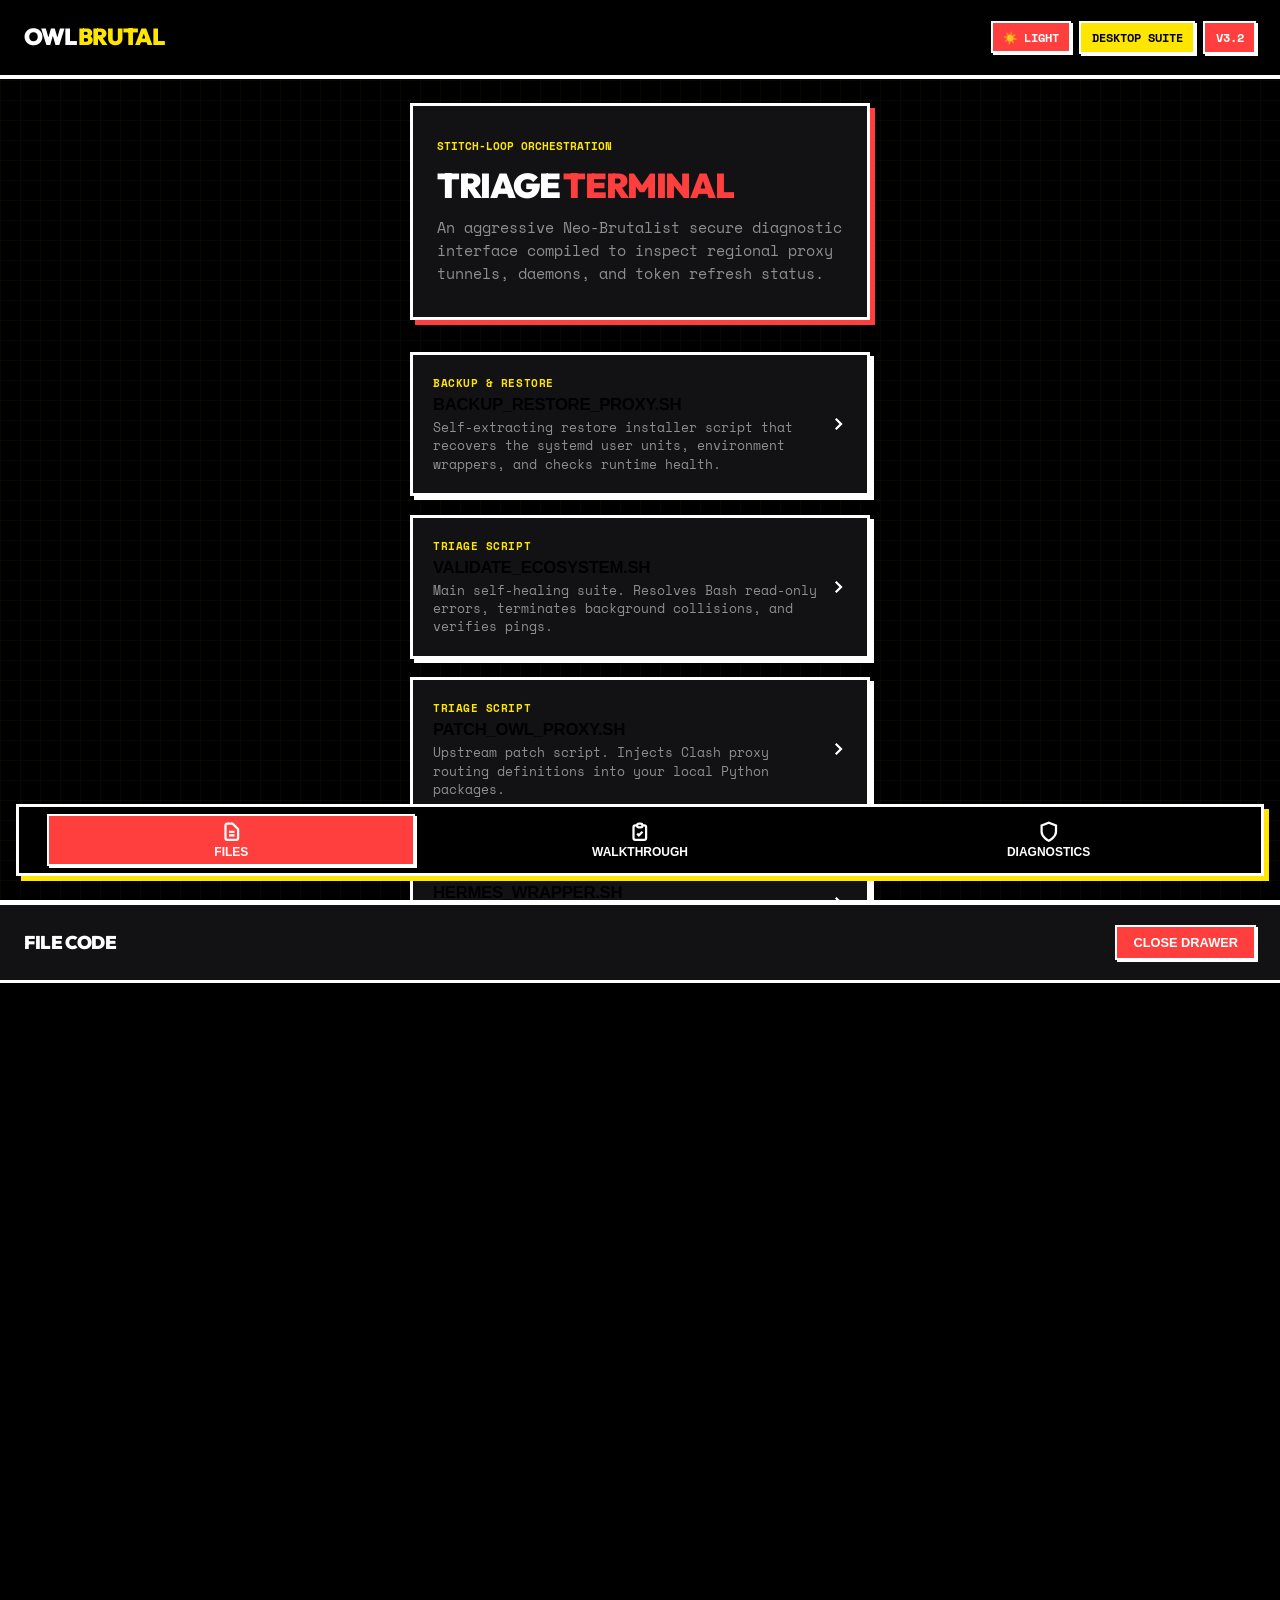
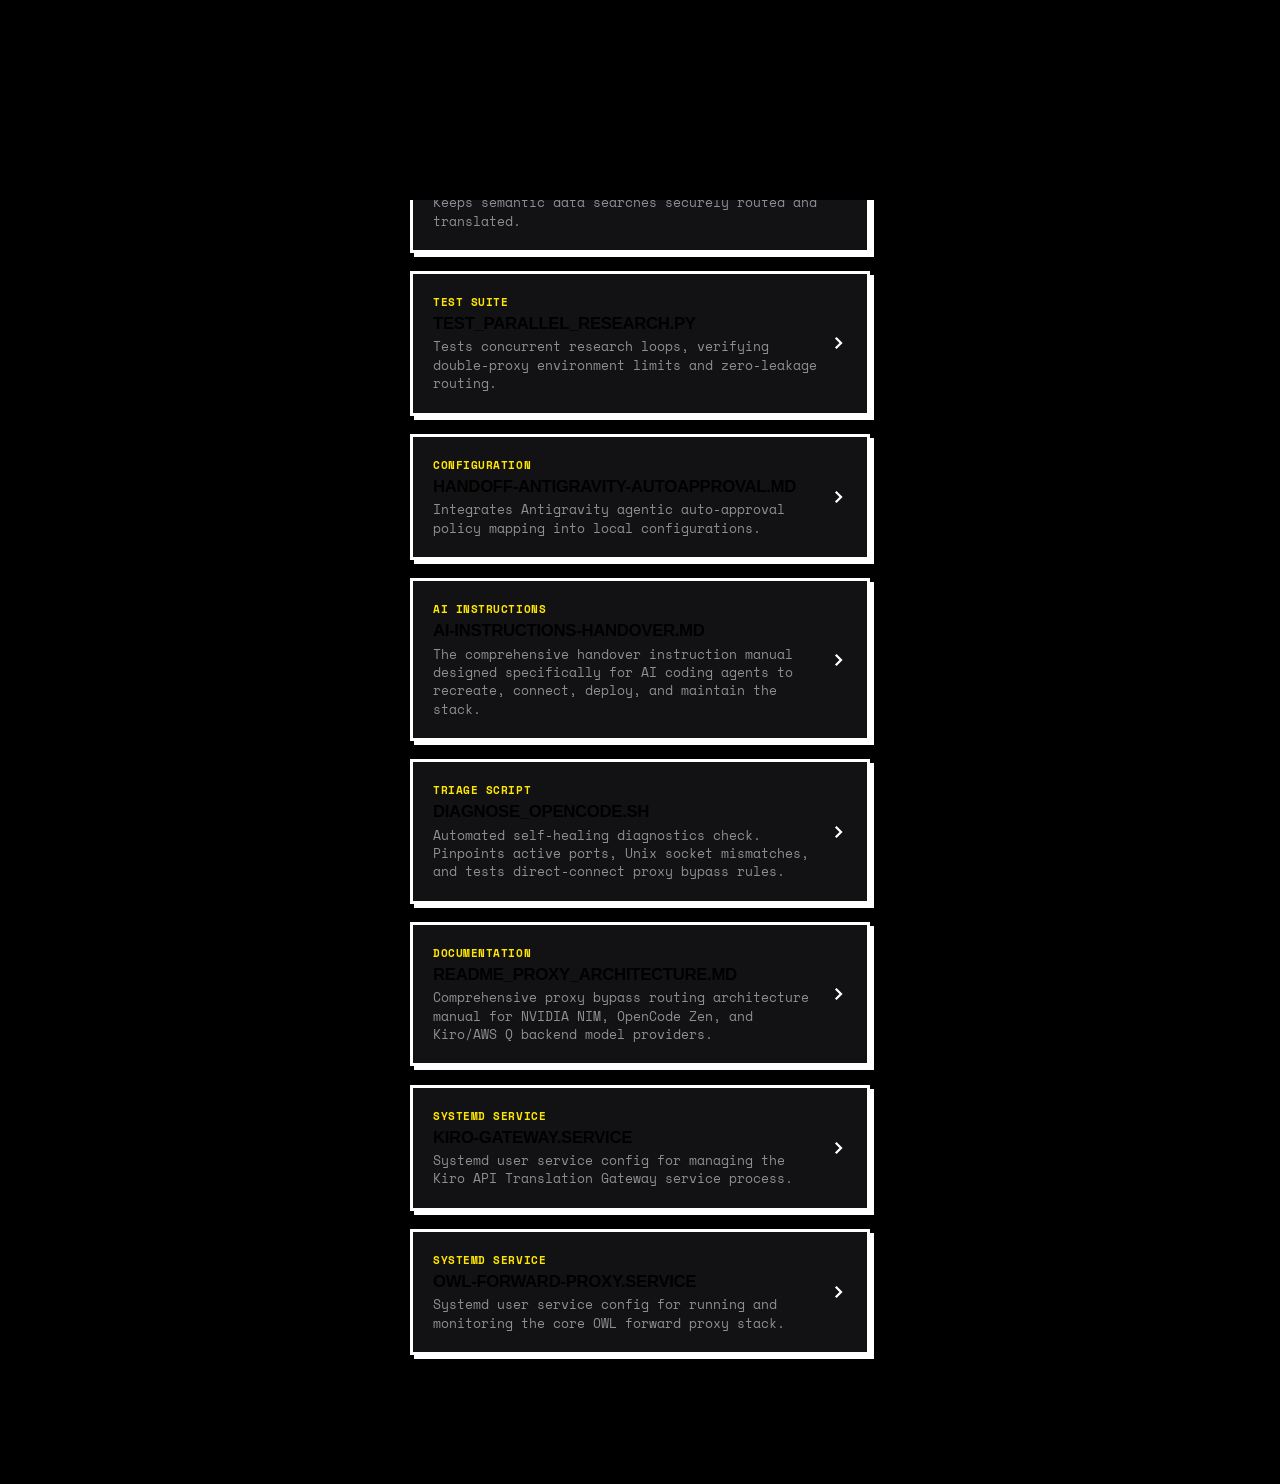
<file: mobile.html>
<!DOCTYPE html>
<html lang="en">
<head>
    <meta charset="UTF-8">
    <meta name="viewport" content="width=device-width, initial-scale=1.0, maximum-scale=1.0, user-scalable=no">
    <title>🦉 OWL Brutalist Mobile Console</title>
    <!-- Premium Google Fonts: Outfit & Space Mono -->
    <link rel="preconnect" href="https://fonts.googleapis.com">
    <link rel="preconnect" href="https://fonts.gstatic.com" crossorigin>
    <link href="https://fonts.googleapis.com/css2?family=Outfit:wght@400;700;900&family=Space+Mono:wght@400;700&display=swap" rel="stylesheet">
    
    <style>
        /* Neo-Brutalist Color Scheme: Stark Red, Intense Black, Cyberpunk Yellow */
        :root {
            --brutal-bg: #000000;
            --brutal-surface: #121214;
            --brutal-white: #FFFFFF;
            --brutal-red: #FF3E3E;
            --brutal-yellow: #FFE600;
            --brutal-secondary: #8E8E93;
            
            --font-display: 'Outfit', sans-serif;
            --font-mono: 'Space Mono', monospace;
            
            /* Stark Brutalist Borders & Shadows */
            --brutal-border: 3px solid #FFFFFF;
            --red-shadow: 5px 5px 0px var(--brutal-red);
            --yellow-shadow: 5px 5px 0px var(--brutal-yellow);
            --white-shadow: 4px 4px 0px #FFFFFF;
            
            --transition-snap: all 0.15s steps(4, end);
        }

        /* Responsive Neo-Brutalist Light Theme Overrides */
        body.light-theme {
            --brutal-bg: #FFFFFF;
            --brutal-surface: #F3F4F6;
            --brutal-white: #000000;
            --brutal-red: #FF2E2E;
            --brutal-yellow: #FFD200;
            --brutal-secondary: #4B5563;
        }

        body.light-theme .brutal-badge {
            color: var(--brutal-white);
        }

        body.light-theme .nav-item {
            color: var(--brutal-secondary);
        }

        body.light-theme .nav-item.active {
            color: var(--brutal-white);
            background: var(--brutal-yellow);
            box-shadow: 2px 2px 0px var(--brutal-white);
        }

        body.light-theme .nav-dock {
            background: rgba(243, 244, 246, 0.95);
        }

        body.light-theme .list-item:active {
            color: var(--brutal-white);
        }

        body.light-theme .list-item:active .item-category,
        body.light-theme .list-item:active .item-title,
        body.light-theme .list-item:active .item-desc,
        body.light-theme .list-item:active .chevron {
            color: var(--brutal-white) !important;
        }

        * {
            box-sizing: border-box;
            margin: 0;
            padding: 0;
            -webkit-tap-highlight-color: transparent;
        }

        body {
            background-color: var(--brutal-bg);
            color: var(--brutal-white);
            font-family: var(--font-display);
            line-height: 1.5;
            overflow-x: hidden;
            padding-bottom: 105px; /* Offset for floating brutalist dock */
        }

        /* Ambient Industrial Grid Overlay */
        .ambient-grid {
            position: fixed;
            top: 0;
            left: 0;
            width: 100vw;
            height: 100vh;
            background-size: 20px 20px;
            background-image: linear-gradient(to right, rgba(255, 230, 0, 0.03) 1px, transparent 1px),
                              linear-gradient(to bottom, rgba(255, 230, 0, 0.03) 1px, transparent 1px);
            pointer-events: none;
            z-index: 1;
        }

        /* Brutalist Header */
        header {
            position: sticky;
            top: 0;
            z-index: 100;
            background: var(--brutal-bg);
            border-bottom: 4px solid var(--brutal-white);
            padding: 1.25rem 1.5rem;
            display: flex;
            justify-content: space-between;
            align-items: center;
        }

        .header-logo {
            font-weight: 900;
            font-size: 1.45rem;
            letter-spacing: -0.05em;
            text-transform: uppercase;
            color: var(--brutal-white);
        }

        .header-logo span {
            color: var(--brutal-yellow);
        }

        .header-controls {
            display: flex;
            align-items: center;
            gap: 0.5rem;
        }

        .brutal-badge {
            font-size: 0.72rem;
            font-weight: 700;
            text-transform: uppercase;
            font-family: var(--font-mono);
            border: 2px solid var(--brutal-white);
            padding: 0.35rem 0.65rem;
            background: var(--brutal-bg);
            color: var(--brutal-white);
            text-decoration: none;
            transition: var(--transition-snap);
        }

        .brutal-badge:active {
            transform: translate(2px, 2px);
            box-shadow: none;
        }

        .brutal-badge.red {
            background: var(--brutal-red);
            color: var(--brutal-white);
            box-shadow: 2px 2px 0px var(--brutal-white);
        }

        .brutal-badge.yellow {
            background: var(--brutal-yellow);
            color: var(--brutal-bg);
            box-shadow: 2px 2px 0px var(--brutal-white);
        }

        /* Main Container */
        .container {
            position: relative;
            z-index: 2;
            padding: 1.5rem 1.25rem;
            max-width: 500px;
            margin: 0 auto;
        }

        /* Hero Card - Asymmetric Neo-Brutalist Layout */
        .hero-banner {
            background: var(--brutal-surface);
            border: var(--brutal-border);
            padding: 2rem 1.5rem;
            box-shadow: var(--red-shadow);
            margin-bottom: 2rem;
            display: flex;
            flex-direction: column;
            gap: 0.75rem;
        }

        .hero-meta {
            font-family: var(--font-mono);
            font-size: 0.7rem;
            font-weight: 700;
            text-transform: uppercase;
            color: var(--brutal-yellow);
        }

        .hero-title {
            font-size: 2.15rem;
            font-weight: 900;
            line-height: 1.1;
            letter-spacing: -0.04em;
            text-transform: uppercase;
        }

        .hero-title span {
            color: var(--brutal-red);
        }

        .hero-desc {
            font-size: 0.95rem;
            color: var(--brutal-secondary);
            font-family: var(--font-mono);
        }

        /* Stiff Floating Brutalist Dock */
        .nav-dock {
            position: fixed;
            bottom: 1.5rem;
            left: 1rem;
            right: 1rem;
            height: 4.5rem;
            background: var(--brutal-bg);
            border: var(--brutal-border);
            box-shadow: var(--yellow-shadow);
            display: flex;
            justify-content: space-around;
            align-items: center;
            padding: 0 0.5rem;
            z-index: 200;
            transition: var(--transition-snap);
        }

        .nav-item {
            display: flex;
            flex-direction: column;
            align-items: center;
            justify-content: center;
            color: var(--brutal-white);
            text-decoration: none;
            font-size: 0.75rem;
            font-weight: 700;
            text-transform: uppercase;
            width: 30%;
            height: 80%;
            transition: var(--transition-snap);
            border: 2px solid transparent;
            background: transparent;
            cursor: pointer;
        }

        .nav-item svg {
            width: 1.35rem;
            height: 1.35rem;
            margin-bottom: 0.15rem;
            stroke: currentColor;
            stroke-width: 2.5;
            fill: none;
        }

        .nav-item.active {
            background: var(--brutal-red);
            border: 2px solid var(--brutal-white);
            box-shadow: 2px 2px 0px var(--brutal-white);
        }

        .nav-item:active {
            transform: translate(2px, 2px);
        }

        /* Content Panels */
        .panel {
            display: none;
        }

        .panel.active {
            display: block;
        }

        /* Brutalist List Stack */
        .list-stack {
            display: flex;
            flex-direction: column;
            gap: 1.15rem;
        }

        .list-item {
            background: var(--brutal-surface);
            border: var(--brutal-border);
            padding: 1.25rem;
            box-shadow: var(--white-shadow);
            transition: var(--transition-snap);
            cursor: pointer;
            text-align: left;
            width: 100%;
            display: flex;
            justify-content: space-between;
            align-items: center;
        }

        .list-item:active {
            transform: translate(3px, 3px);
            box-shadow: none;
            background: var(--brutal-yellow);
            color: var(--brutal-bg);
        }

        .list-item:active .item-category,
        .list-item:active .item-title,
        .list-item:active .item-desc,
        .list-item:active .chevron {
            color: var(--brutal-bg) !important;
        }

        .item-category {
            font-size: 0.68rem;
            font-weight: 700;
            text-transform: uppercase;
            color: var(--brutal-yellow);
            letter-spacing: 0.05em;
            margin-bottom: 0.25rem;
            font-family: var(--font-mono);
        }

        .item-title {
            font-size: 1.05rem;
            font-weight: 900;
            text-transform: uppercase;
            letter-spacing: -0.02em;
            margin-bottom: 0.2rem;
        }

        .item-desc {
            font-size: 0.82rem;
            color: var(--brutal-secondary);
            font-family: var(--font-mono);
            line-height: 1.4;
        }

        .chevron {
            color: var(--brutal-white);
            margin-left: 0.75rem;
            flex-shrink: 0;
        }

        /* Slide-up Code Drawer Sheet */
        .code-sheet {
            position: fixed;
            top: 0;
            left: 0;
            right: 0;
            bottom: 0;
            background: var(--brutal-bg);
            z-index: 300;
            display: flex;
            flex-direction: column;
            transform: translateY(100%);
            transition: transform 0.25s steps(6, end);
            border-top: 5px solid var(--brutal-white);
        }

        .code-sheet.open {
            transform: translateY(0);
        }

        .sheet-header {
            padding: 1.25rem 1.5rem;
            border-bottom: 3px solid var(--brutal-white);
            display: flex;
            justify-content: space-between;
            align-items: center;
            background: var(--brutal-surface);
        }

        .sheet-title {
            font-size: 1.15rem;
            font-weight: 900;
            text-transform: uppercase;
            letter-spacing: -0.02em;
        }

        .close-btn {
            background: var(--brutal-red);
            border: 2px solid var(--brutal-white);
            color: var(--brutal-white);
            padding: 0.5rem 1rem;
            font-size: 0.8rem;
            font-weight: 900;
            text-transform: uppercase;
            cursor: pointer;
            box-shadow: 2px 2px 0px var(--brutal-white);
        }

        .close-btn:active {
            transform: translate(2px, 2px);
            box-shadow: none;
        }

        .sheet-body {
            flex-grow: 1;
            overflow-y: auto;
            padding: 1.25rem;
            background: #000000;
            color: var(--brutal-yellow); /* Stark yellow terminal code display */
            font-family: var(--font-mono);
            font-size: 0.78rem;
            line-height: 1.5;
            white-space: pre;
            -webkit-overflow-scrolling: touch;
        }

        /* Diagnostic Panel Brutalist Cards */
        .diag-card {
            background: var(--brutal-surface);
            border: var(--brutal-border);
            padding: 1.5rem;
            box-shadow: var(--white-shadow);
            margin-bottom: 1.5rem;
        }

        .diag-header {
            display: flex;
            justify-content: space-between;
            align-items: center;
            margin-bottom: 1rem;
            border-bottom: 2px solid var(--brutal-white);
            padding-bottom: 0.5rem;
        }

        .diag-title {
            font-size: 0.9rem;
            font-weight: 900;
            text-transform: uppercase;
            letter-spacing: 0.05em;
        }

        .status-pulse {
            display: flex;
            align-items: center;
            gap: 0.5rem;
            font-family: var(--font-mono);
            font-size: 0.72rem;
            font-weight: 700;
            color: var(--brutal-red);
        }

        .status-dot {
            width: 10px;
            height: 10px;
            background: var(--brutal-red);
            border: 2px solid var(--brutal-white);
            animation: pulseStark 1.2s infinite steps(2, end);
        }

        @keyframes pulseStark {
            0% { opacity: 0.2; }
            100% { opacity: 1; }
        }

        .diag-item {
            display: flex;
            justify-content: space-between;
            align-items: center;
            padding: 0.8rem 0;
            border-bottom: 1px solid rgba(255, 255, 255, 0.15);
            font-size: 0.9rem;
        }

        .diag-item:last-child {
            border-bottom: none;
        }

        .diag-label {
            color: var(--brutal-secondary);
            font-family: var(--font-mono);
        }

        .diag-value {
            font-weight: 700;
            font-family: var(--font-mono);
        }

        /* Walkthrough Step Grid */
        .walkthrough-step {
            background: var(--brutal-surface);
            border: var(--brutal-border);
            padding: 1.5rem;
            box-shadow: var(--red-shadow);
            margin-bottom: 1.5rem;
            position: relative;
        }

        .step-num {
            position: absolute;
            top: 1.25rem;
            right: 1.5rem;
            font-family: var(--font-mono);
            font-weight: 900;
            font-size: 2.5rem;
            color: rgba(255, 255, 255, 0.08);
        }

        .step-heading {
            font-size: 1.15rem;
            font-weight: 900;
            text-transform: uppercase;
            margin-bottom: 0.5rem;
            max-width: 80%;
        }

        .step-body {
            font-size: 0.88rem;
            color: var(--brutal-secondary);
            margin-bottom: 1.25rem;
            font-family: var(--font-mono);
        }

        .step-btn {
            background: var(--brutal-yellow);
            border: 2px solid var(--brutal-white);
            color: var(--brutal-bg);
            padding: 0.75rem;
            font-size: 0.82rem;
            font-weight: 900;
            text-transform: uppercase;
            width: 100%;
            cursor: pointer;
            box-shadow: 3px 3px 0px #FFFFFF;
            transition: var(--transition-snap);
            text-align: center;
        }

        .step-btn:active {
            transform: translate(3px, 3px);
            box-shadow: none;
        }

        /* Diagnostic Console Screen */
        .terminal-box {
            background: #000000;
            border: 2px solid var(--brutal-white);
            padding: 1.25rem;
            font-family: var(--font-mono);
            font-size: 0.72rem;
            color: var(--brutal-yellow);
            height: 180px;
            overflow-y: auto;
            margin-bottom: 1rem;
            -webkit-overflow-scrolling: touch;
        }

        .terminal-line {
            margin-bottom: 0.35rem;
            opacity: 0;
            transform: translateX(-4px);
            animation: terminalLineReveal 0.15s forwards steps(3);
        }

        @keyframes terminalLineReveal {
            to { opacity: 1; transform: translateX(0); }
        }

        .t-blue { color: var(--brutal-yellow); }
        .t-white { color: var(--brutal-white); }
        .t-yellow { color: var(--brutal-red); }
    </style>
    <script>
        function toggleTheme() {
            document.body.classList.toggle('light-theme');
            const isLight = document.body.classList.contains('light-theme');
            document.getElementById('theme-toggle').textContent = isLight ? '🌙 Dark' : '☀️ Light';
            localStorage.setItem('theme', isLight ? 'light' : 'dark');
        }
        
        // Initialize Theme from localStorage
        (function() {
            if (localStorage.getItem('theme') === 'light') {
                document.body.classList.add('light-theme');
                document.addEventListener('DOMContentLoaded', () => {
                    const btn = document.getElementById('theme-toggle');
                    if (btn) btn.textContent = '🌙 Dark';
                });
            }
        })();
    </script>
</head>
<body>

    <!-- Industrial Grid Overlay -->
    <div class="ambient-grid"></div>

    <!-- Stark Header -->
    <header>
        <div class="header-logo">OWL <span>Brutal</span></div>
        <div class="header-controls">
            <button id="theme-toggle" class="brutal-badge red" onclick="toggleTheme()" style="cursor: pointer; outline: none;">☀️ Light</button>
            <a href="index.html?desktop=true" class="brutal-badge yellow">Desktop Suite</a>
            <div class="brutal-badge red">v3.2</div>
        </div>
    </header>

    <div class="container">
        <!-- Brutalist Hero Banner -->
        <div class="hero-banner">
            <div class="hero-meta">STITCH-LOOP ORCHESTRATION</div>
            <h1 class="hero-title">Triage <span>Terminal</span></h1>
            <p class="hero-desc">An aggressive Neo-Brutalist secure diagnostic interface compiled to inspect regional proxy tunnels, daemons, and token refresh status.</p>
        </div>

        <!-- PANEL 1: FILES -->
        <div id="panel-files" class="panel active">
            <div class="list-stack" id="files-list">
                <!-- Javascript will populate this catalog dynamically -->
            </div>
        </div>

        <!-- PANEL 2: WALKTHROUGH -->
        <div id="panel-walkthrough" class="panel">
            <div class="walkthrough-step">
                <div class="step-num">01</div>
                <h3 class="step-heading">Configure Upstream Port</h3>
                <p class="step-body">Verify and mount your primary Mihomo routing gateway core on Port 7890. Ensure all bypass lists are mapped correctly.</p>
                <button class="step-btn" onclick="openFileFromWalkthrough('systemd/owl-forward-proxy.service')">View Service Unit</button>
            </div>
            
            <div class="walkthrough-step">
                <div class="step-num">02</div>
                <h3 class="step-heading">Deploy Self-Healing Installer</h3>
                <p class="step-body">Deploy the main OWL Agent stack. This registers your credentials pool, configures local proxy shields, and schedules automated checkers.</p>
                <button class="step-btn" onclick="openFileFromWalkthrough('installers/install_owl_agent.sh')">Inspect Installer</button>
            </div>

            <div class="walkthrough-step">
                <div class="step-num">03</div>
                <h3 class="step-heading">Configure Kiro Translation Layer</h3>
                <p class="step-body">Provision the local Kiro API model translators. Connect your AWS Builder ID dynamically to bind sonnet-4.5 endpoints.</p>
                <button class="step-btn" onclick="openFileFromWalkthrough('installers/install_kiro_owl_agent.sh')">Inspect Kiro Setup</button>
            </div>

            <div class="walkthrough-step">
                <div class="step-num">04</div>
                <h3 class="step-heading">Execute Active Triage</h3>
                <p class="step-body">Run our self-healing diagnostics suite in single-command mode to verify terminal sockets, local routes, and ports.</p>
                <button class="step-btn" onclick="openFileFromWalkthrough('scripts/diagnose_opencode.sh')">Run Diagnostic Code</button>
            </div>
        </div>

        <!-- PANEL 3: DIAGNOSTICS -->
        <div id="panel-diagnostics" class="panel">
            <div class="diag-card">
                <div class="diag-header">
                    <h3 class="diag-title">Active Log Streams</h3>
                    <div class="status-pulse">
                        <div class="status-dot"></div>
                        LIVE STATE
                    </div>
                </div>
                <!-- Interactive Console -->
                <div class="terminal-box" id="terminal-screen">
                    <div class="terminal-line"><span class="t-blue">owl-system:</span> Diagnostic engine ready...</div>
                    <div class="terminal-line"><span class="t-blue">owl-system:</span> Checking socket mappings...</div>
                    <div class="terminal-line"><span class="t-white">  [PASS]</span> UNIX socket found at /run/user/1000/kirorun/t/</div>
                </div>
                <button class="step-btn" style="background: var(--brutal-red); color: #FFF; border: var(--brutal-border); padding: 0.85rem;" onclick="triggerTriagePing()">Run Active Triage Check</button>
            </div>

            <div class="diag-card">
                <div class="diag-header">
                    <h3 class="diag-title">Listener Statuses</h3>
                </div>
                <div class="diag-item">
                    <span class="diag-label">OWL Proxy (Local Gate)</span>
                    <span class="diag-value" style="color: var(--brutal-red);">:60000 ONLINE</span>
                </div>
                <div class="diag-item">
                    <span class="diag-label">Upstream Mihomo Core</span>
                    <span class="diag-value" style="color: var(--brutal-red);">:7890 ONLINE</span>
                </div>
                <div class="diag-item">
                    <span class="diag-label">Kiro Translation Service</span>
                    <span class="diag-value" style="color: var(--brutal-red);">:8333 ONLINE</span>
                </div>
            </div>

            <div class="diag-card">
                <div class="diag-header">
                    <h3 class="diag-title">Bypass Routing Map</h3>
                </div>
                <div class="diag-item">
                    <span class="diag-label">NVIDIA NIM Routes</span>
                    <span class="diag-value">DIRECT</span>
                </div>
                <div class="diag-item">
                    <span class="diag-label">OpenCode Zen Models</span>
                    <span class="diag-value">DIRECT</span>
                </div>
            </div>
        </div>
    </div>

    <!-- Stark Bottom Navigation Dock -->
    <nav class="nav-dock">
        <button class="nav-item active" onclick="switchPanel('files', this)">
            <svg viewBox="0 0 24 24"><path d="M9 12h6m-6 4h6m2 5H7a2 2 0 0 1-2-2V5a2 2 0 0 1 2-2h5.586a1 1 0 0 1 .707.293l5.414 5.414a1 1 0 0 1 .293.707V19a2 2 0 0 1-2 2z"></path></svg>
            Files
        </button>
        <button class="nav-item" onclick="switchPanel('walkthrough', this)">
            <svg viewBox="0 0 24 24"><path d="M9 5H7a2 2 0 0 0-2 2v12a2 2 0 0 0 2 2h10a2 2 0 0 0 2-2V7a2 2 0 0 0-2-2h-2M9 5a2 2 0 0 0 2 2h2a2 2 0 0 0 2-2M9 5a2 2 0 0 1 2-2h2a2 2 0 0 1 2 2m-6 9 2 2 4-4"></path></svg>
            Walkthrough
        </button>
        <button class="nav-item" onclick="switchPanel('diagnostics', this)">
            <svg viewBox="0 0 24 24"><path d="M12 22s8-4 8-10V5l-8-3-8 3v7c0 6 8 10 8 10z"></path></svg>
            Diagnostics
        </button>
    </nav>

    <!-- Slide-up Code Drawer Sheet -->
    <div class="code-sheet" id="code-sheet">
        <div class="sheet-header">
            <h2 class="sheet-title" id="sheet-filename">File Code</h2>
            <button class="close-btn" onclick="closeSheet()">Close Drawer</button>
        </div>
        <div class="sheet-body" id="sheet-code-body">
            <!-- Code injected here dynamically -->
        </div>
    </div>

    <!-- ESCAPED DB PLACEHOLDER -->
    <script>
        // === FILES_CATALOG_START ===
const filesCatalog = [
    {
        path: "scripts/backup_restore_proxy.sh",
        category: "Backup & Restore",
        relation: "Self-extracting restore installer script that recovers the systemd user units, environment wrappers, and checks runtime health.",
        download: "https://github.com/marktantongco/kiro-proxy-ecosystem/raw/master/scripts/backup_restore_proxy.sh",
        code: `#!/usr/bin/env bash
# 🦉 Kiro/OWL Proxy Stack - Auto-Backup & Restore Utility
# Created at: 2026-06-14
set -euo pipefail

BOLD='\\033[1m'
GREEN='\\033[0;32m'
YELLOW='\\033[1;33m'
CYAN='\\033[0;36m'
RED='\\033[0;31m'
NC='\\033[0m'

info()  { echo -e "\${CYAN}➜\${NC} \$1"; }
ok()    { echo -e "\${GREEN}✓\${NC} \$1"; }
warn()  { echo -e "\${YELLOW}⚠\${NC} \$1"; }
err()   { echo -e "\${RED}✗\${NC} \$1"; }
step()  { echo; echo -e "\${BOLD}[\$1/\$2]\${NC} \$3"; }

TOTAL_STEPS=6

step "1" "\$TOTAL_STEPS" "Initializing backup paths..."
KIRO_GATEWAY_SERVICE="\$HOME/.config/systemd/user/kiro-gateway.service"
OWL_FORWARD_SERVICE="\$HOME/.config/systemd/user/owl-forward-proxy.service"
AGY_WRAPPER="\$HOME/.local/bin/agy"
HERMES_WRAPPER="\$HOME/.local/bin/hermes"
KIRO_CLI_WRAPPER="\$HOME/.owl-agent/kiro-cli"
KIRO_CLI_DB="\$HOME/.local/share/kiro-cli/data.sqlite3"

step "2" "\$TOTAL_STEPS" "Restoring Systemd Services..."
mkdir -p "\$(dirname "\$KIRO_GATEWAY_SERVICE")"

info "Restoring \$KIRO_GATEWAY_SERVICE..."
cat > "\$KIRO_GATEWAY_SERVICE" << 'EOF'
[Unit]
Description=Kiro Gateway (OWL Agent) — Anthropic/OpenAI proxy for Kiro API
After=network.target

[Service]
Type=simple
ExecStart=/home/x1/Documents/proxy/kiro-gateway/.venv/bin/python main.py --port 8333
WorkingDirectory=/home/x1/Documents/proxy/kiro-gateway
Restart=on-failure
RestartSec=5

[Install]
WantedBy=default.target
EOF
ok "Kiro Gateway service file restored."

info "Restoring \$OWL_FORWARD_SERVICE..."
cat > "\$OWL_FORWARD_SERVICE" << 'EOF'
[Unit]
Description=OWL Forward Proxy v3.1 (Auto-Tune enabled)
After=network.target

[Service]
Type=simple
ExecStart=/home/x1/.owl-agent/venv/bin/python /home/x1/.owl-agent/forward_proxy.py
Restart=on-failure
RestartSec=3
StandardOutput=append:/home/x1/.owl-agent/logs/forward-proxy.log
StandardError=append:/home/x1/.owl-agent/logs/forward-proxy.log
Environment=OWL_PROXY_HOST=127.0.0.1
Environment=OWL_PROXY_PORT=60000
Environment=OWL_MAX_CONNECTIONS=5
Environment=OWL_CACHE_MAX_ENTRIES=200
MemoryMax=512M
MemoryHigh=384M
OOMPolicy=stop

[Install]
WantedBy=default.target
EOF
ok "OWL Forward Proxy service file restored."

step "3" "\$TOTAL_STEPS" "Restoring Executable Wrappers..."
mkdir -p "\$(dirname "\$AGY_WRAPPER")"
mkdir -p "\$(dirname "\$KIRO_CLI_WRAPPER")"

info "Restoring \$AGY_WRAPPER..."
cat > "\$AGY_WRAPPER" << 'EOF'
#!/usr/bin/env bash
# agy wrapper for the opencode/OWL proxy stack
# Makes bypass the default for auth steps (Google token exchange for antigravity).
# Unsets proxy env vars so no proxyconnect errors during OAuth.
# If you want the proxy stack for non-auth agy use, set env before calling or modify this.
export PATH="\$HOME/.local/bin:\$HOME/.opencode/bin:\$PATH"
unset HTTP_PROXY HTTPS_PROXY http_proxy https_proxy
exec ~/.local/bin/agy.real "\$@"
EOF
chmod +x "\$AGY_WRAPPER"
ok "agy wrapper restored and set executable."

info "Restoring \$HERMES_WRAPPER..."
cat > "\$HERMES_WRAPPER" << 'EOF'
#!/bin/bash
export HTTP_PROXY="http://127.0.0.1:60000" HTTPS_PROXY="http://127.0.0.1:60000"
export NO_PROXY="localhost,127.0.0.1,.local,::1"
exec "\$@"
EOF
chmod +x "\$HERMES_WRAPPER"
ok "hermes wrapper restored and set executable."

info "Restoring \$KIRO_CLI_WRAPPER..."
cat > "\$KIRO_CLI_WRAPPER" << 'EOF'
#!/bin/bash
# 🦉 Explicitly route kiro-cli through the OWL Agent Forward Proxy & Clash
export HTTP_PROXY="http://127.0.0.1:60000"
export HTTPS_PROXY="http://127.0.0.1:60000"
export NO_PROXY="localhost,127.0.0.1,.local,.localdomain,::1"

source "\$HOME/.owl-agent/venv/bin/activate"
exec kiro-cli "\$@"
EOF
chmod +x "\$KIRO_CLI_WRAPPER"
ok "kiro-cli wrapper restored and set executable."

step "4" "\$TOTAL_STEPS" "Initializing Empty Database if Missing..."
if [ ! -f "\$KIRO_CLI_DB" ]; then
    info "SQLite DB missing. Initializing valid schema blank database at \$KIRO_CLI_DB..."
    mkdir -p "\$(dirname "\$KIRO_CLI_DB")"
    python3 -c "import sqlite3; conn = sqlite3.connect('\$KIRO_CLI_DB'); cursor = conn.cursor(); cursor.execute('CREATE TABLE IF NOT EXISTS auth_kv (key TEXT PRIMARY KEY, value TEXT)'); cursor.execute('CREATE TABLE IF NOT EXISTS state (key TEXT PRIMARY KEY, value BLOB)'); cursor.execute('CREATE TABLE IF NOT EXISTS migrations (id INTEGER PRIMARY KEY, version INTEGER NOT NULL, migration_time INTEGER NOT NULL)'); cursor.execute('CREATE TABLE IF NOT EXISTS history (id INTEGER PRIMARY KEY, command TEXT, shell TEXT, pid INTEGER, session_id TEXT, cwd TEXT, start_time INTEGER, hostname TEXT, exit_code INTEGER, end_time INTEGER, duration INTEGER)'); cursor.execute('CREATE TABLE IF NOT EXISTS conversations (key TEXT PRIMARY KEY, value TEXT)'); cursor.execute('CREATE TABLE IF NOT EXISTS conversations_v2 (key TEXT NOT NULL, conversation_id TEXT NOT NULL, value TEXT NOT NULL, created_at INTEGER NOT NULL, updated_at INTEGER NOT NULL, PRIMARY KEY (key, conversation_id))'); conn.commit(); conn.close()"
    ok "Database fully schema-initialized."
else
    ok "Existing SQLite database found at \$KIRO_CLI_DB."
fi

step "5" "\$TOTAL_STEPS" "Activating Systemd Services..."
info "Reloading systemd user daemon..."
systemctl --user daemon-reload
info "Enabling services..."
systemctl --user enable kiro-gateway.service owl-forward-proxy.service 2>/dev/null || true
info "Restarting services..."
systemctl --user restart owl-forward-proxy.service kiro-gateway.service
ok "Systemd services started successfully."

step "6" "\$TOTAL_STEPS" "Verifying Installation Health..."
sleep 1
if systemctl --user is-active --quiet kiro-gateway.service; then
    ok "kiro-gateway.service is running."
else
    warn "kiro-gateway.service failed to start. Run: journalctl --user -u kiro-gateway.service"
fi

if systemctl --user is-active --quiet owl-forward-proxy.service; then
    ok "owl-forward-proxy.service is running."
else
    warn "owl-forward-proxy.service is not active (may need upstream Clash port 7890 active)."
fi

echo ""
echo -e "\${GREEN}\${BOLD}  🦉 Proxy Ecosystem Restore Complete!\${NC}"
echo ""
`
    },
    {
        path: "scripts/validate_ecosystem.sh",
        category: "Triage Script",
        relation: "Main self-healing suite. Resolves Bash read-only errors, terminates background collisions, and verifies pings.",
        download: "https://github.com/marktantongco/kiro-proxy-ecosystem/raw/master/scripts/validate_ecosystem.sh",
        code: `#!/bin/bash
# 🦉 Kiro/OWL Proxy Ecosystem - Validator & Auto-Patch Script
# Audits port bindings, detects duplicate processes, validates systemd units, and self-heals alignment issues.
set -euo pipefail

# Style Definitions
BOLD='\\033[1m'
GREEN='\\033[0;32m'
YELLOW='\\033[1;33m'
CYAN='\\033[0;36m'
RED='\\033[0;31m'
NC='\\033[0m'

info()  { echo -e "\${CYAN}➜\${NC} \$1"; }
ok()    { echo -e "\${GREEN}✓\${NC} \$1"; }
warn()  { echo -e "\${YELLOW}⚠\${NC} \$1"; }
err()   { echo -e "\${RED}✗\${NC} \$1"; }
step()  { echo; echo -e "\${BOLD}[\$1]\${NC} \$2"; }

echo ""
echo -e "\${BOLD}  🦉 Proxy Ecosystem - System Diagnostic & Self-Healing Patch\${NC}"
echo "  ───────────────────────────────────────────────────────────────"

# ═══════════════════════════════════════════════════════════════════════════
# [1/5] Audit Active Shell Environment Variables
# ═══════════════════════════════════════════════════════════════════════════
step "1" "Auditing Shell Proxy Environment Variables..."

# Lowercase conflicts check
DEAD_PORT=2080
for var in http_proxy https_proxy all_proxy; do
    if env | grep -qi "^\${var}="; then
        val=\$(env | grep -i "^\${var}=" | cut -d= -f2)
        if [[ "\$val" == *"\$DEAD_PORT"* ]]; then
            warn "Found conflicting lowercase '\$var' pointing to dead port \$DEAD_PORT!"
            warn "  Current value: \$val"
            warn "  Recommended action: Unset or point to OWL proxy (port 60000) or Clash (port 7890)."
        else
            ok "Lowercase variable '\$var' is clean (does not point to dead port \$DEAD_PORT)."
        fi
    fi
done

# Enforce active uppercase variables
if env | grep -q "^HTTP_PROXY="; then
    ok "HTTP_PROXY is defined: \$(env | grep "^HTTP_PROXY=" | cut -d= -f2)"
else
    warn "HTTP_PROXY environment variable is missing in this terminal shell!"
fi
if env | grep -q "^HTTPS_PROXY="; then
    ok "HTTPS_PROXY is defined: \$(env | grep "^HTTPS_PROXY=" | cut -d= -f2)"
else
    warn "HTTPS_PROXY environment variable is missing in this terminal shell!"
fi

# ═══════════════════════════════════════════════════════════════════════════
# [2/5] Audit Port Bindings & Triage Duplicate Processes
# ═══════════════════════════════════════════════════════════════════════════
step "2" "Auditing Active Port Bindings & Process Health..."

# Clash (mihomo) check
if ss -tulpn | grep -q ":7890 "; then
    ok "Clash core (mihomo) is listening on port 7890."
else
    warn "Clash core (mihomo) is NOT listening on port 7890! Geo-routing upstream will fail."
fi

# OWL Forward Proxy duplicate check
if ss -tulpn | grep -q ":60000 "; then
    ok "OWL Forward Proxy is bound to port 60000."
    # Check if run manually or by systemd
    PID=\$(pgrep -f "forward_proxy.py" | head -n1 || true)
    if [[ -n "\$PID" ]]; then
        PARENT_PID=\$(ps -p "\$PID" -o ppid= | tr -d ' ' || true)
        PARENT_COMM=\$(ps -o comm= -p "\$PARENT_PID" 2>/dev/null | tr -d ' ' || true)
        if [[ "\$PARENT_COMM" != "systemd" ]]; then
            warn "OWL Forward Proxy process (PID \$PID) appears to be running manually!"
        fi
    fi
else
    warn "OWL Forward Proxy is NOT listening on port 60000!"
fi

# Kiro Gateway duplicate check
if ss -tulpn | grep -q ":8333 "; then
    ok "Kiro Gateway is bound to port 8333."
    # Find duplicate python processes that aren't systemd units
    PID=\$(ss -tulpn | grep ":8333 " | grep -oP 'pid=\\d+' | cut -d= -f2 || true)
    if [[ -n "\$PID" ]]; then
        # Check if the parent is systemd or manual
        PARENT_PID=\$(ps -p "\$PID" -o ppid= | tr -d ' ' || true)
        PARENT_COMM=\$(ps -o comm= -p "\$PARENT_PID" 2>/dev/null | tr -d ' ' || true)
        if [[ "\$PARENT_COMM" != "systemd" ]]; then
            warn "Duplicate manual Kiro Gateway detected! (PID: \$PID, Parent COMM: \$PARENT_COMM)"
            info "Killing manual process (PID \$PID) to allow clean systemd service control..."
            kill -9 "\$PID" || true
            ok "Duplicate process terminated."
        else
            ok "Kiro Gateway is running cleanly under systemd management (PID \$PID)."
        fi
    fi
else
    warn "Kiro Gateway is NOT listening on port 8333! Background service may have crashed."
fi

# ═══════════════════════════════════════════════════════════════════════════
# [3/5] Validate and Align Systemd User Units
# ═══════════════════════════════════════════════════════════════════════════
step "3" "Validating & Repairing systemd Service Alignments..."

SYSTEMCTL_CMD="systemctl --user"
if [[ "\$EUID" -eq 0 ]]; then
    SYSTEMCTL_CMD="sudo -u x1 systemctl --user"
fi

# 1. OWL Forward Proxy Service
if ! \$SYSTEMCTL_CMD is-active --quiet owl-forward-proxy.service; then
    warn "owl-forward-proxy.service is inactive or failed! Attempting restart..."
    \$SYSTEMCTL_CMD daemon-reload
    \$SYSTEMCTL_CMD restart owl-forward-proxy.service
    sleep 1
    if \$SYSTEMCTL_CMD is-active --quiet owl-forward-proxy.service; then
        ok "owl-forward-proxy.service successfully aligned and started."
    else
        err "Failed to align owl-forward-proxy.service! Verify logs: journalctl --user -u owl-forward-proxy.service"
    fi
else
    ok "owl-forward-proxy.service is active and healthy."
fi

# 2. Kiro Gateway Service
if ! \$SYSTEMCTL_CMD is-active --quiet kiro-gateway.service; then
    warn "kiro-gateway.service is inactive or failed! Attempting restart..."
    \$SYSTEMCTL_CMD daemon-reload
    \$SYSTEMCTL_CMD restart kiro-gateway.service
    sleep 1
    if \$SYSTEMCTL_CMD is-active --quiet kiro-gateway.service; then
        ok "kiro-gateway.service successfully aligned and started."
    else
        err "Failed to align kiro-gateway.service! Verify logs: journalctl --user -u kiro-gateway.service"
    fi
else
    ok "kiro-gateway.service is active and healthy."
fi

# ═══════════════════════════════════════════════════════════════════════════
# [4/5] Check & Verify Launcher Wrappers
# ═══════════════════════════════════════════════════════════════════════════
step "4" "Verifying Terminal Wrapper Configurations..."

# hermes wrapper check
HERMES_WRAP="\$HOME/.local/bin/hermes"
if [[ -f "\$HERMES_WRAP" ]]; then
    if grep -q "export HTTP_PROXY=" "\$HERMES_WRAP"; then
        ok "hermes wrapper is correctly synchronized to secure proxy (port 60000)."
    else
        warn "hermes wrapper is missing proxy variables! Patching now..."
        sed -i 's/# ── 3. Enforce Proxy Environment/export HTTP_PROXY="http:\\/\\/127.0.0.1:60000"\\nexport HTTPS_PROXY="http:\\/\\/127.0.0.1:60000"\\nexport NO_PROXY="localhost,127.0.0.1,.local,.localdomain,::1"\\n# ── 3. Enforce Proxy/g' "\$HERMES_WRAP"
        ok "hermes wrapper patched."
    fi
else
    warn "hermes wrapper not found at \$HERMES_WRAP!"
fi

# antigravity wrapper check
AGY_WRAP="\$HOME/.local/bin/agy"
if [[ -f "\$AGY_WRAP" ]]; then
    if grep -q "export HTTP_PROXY=" "\$AGY_WRAP"; then
        ok "antigravity (agy) wrapper is correctly synchronized to secure proxy (port 60000)."
    else
        warn "antigravity (agy) wrapper is missing proxy variables! Please ensure it enforces proxy env."
    fi
else
    warn "antigravity (agy) wrapper not found at \$AGY_WRAP!"
fi

# kiro-cli wrapper check
KIRO_WRAP="\$HOME/.owl-agent/kiro-cli"
if [[ -f "\$KIRO_WRAP" ]]; then
    if grep -q "export HTTP_PROXY=" "\$KIRO_WRAP"; then
        ok "kiro-cli wrapper is correctly synchronized to secure proxy (port 60000)."
    else
        warn "kiro-cli wrapper is missing proxy variables! Patching now..."
        sed -i '/#!/a export HTTP_PROXY="http://127.0.0.1:60000"\\nexport HTTPS_PROXY="http://127.0.0.1:60000"\\nexport NO_PROXY="localhost,127.0.0.1,.local,.localdomain,::1"\\n' "\$KIRO_WRAP"
        ok "kiro-cli wrapper patched."
    fi
else
    warn "kiro-cli wrapper not found at \$KIRO_WRAP!"
fi

# ═══════════════════════════════════════════════════════════════════════════
# [5/5] Verify Connection Health (Active Ping)
# ═══════════════════════════════════════════════════════════════════════════
step "5" "Running End-to-End Active Connection Check..."

if curl -sf -I -x http://127.0.0.1:60000 https://www.google.com >/dev/null 2>&1; then
    ok "Active check: HTTP tunnel through OWL Proxy -> Clash -> Outside World is fully OPERATIONAL!"
else
    err "Active check: HTTP tunnel failed! Check your Clash (mihomo) connection."
fi

echo ""
echo "============================================="
echo -e "\${GREEN}\${BOLD}✅ Diagnostics & Healing Completed!\${NC}"
echo "============================================="
echo "  Run this script at any time to self-heal your proxy stack."
echo "============================================="
echo ""
`
    },
    {
        path: "scripts/patch_owl_proxy.sh",
        category: "Triage Script",
        relation: "Upstream patch script. Injects Clash proxy routing definitions into your local Python packages.",
        download: "https://github.com/marktantongco/kiro-proxy-ecosystem/raw/master/scripts/patch_owl_proxy.sh",
        code: `#!/bin/bash
# 🦉 OWL-AGENT Proxy Resolution & Optimization Patch v1.0
# Sets UPSTREAM_PROXY prioritization, fixes systemd configurations, and restarts services.
set -euo pipefail

# Config
PROXY_PY="\$HOME/.owl-agent/forward_proxy.py"
SERVICE_FILE="\$HOME/.config/systemd/user/owl-forward-proxy.service"

# Styling
BOLD='\\033[1m'
GREEN='\\033[0;32m'
YELLOW='\\033[1;33m'
CYAN='\\033[0;36m'
RED='\\033[0;31m'
NC='\\033[0m'

info()  { echo -e "\${CYAN}➜\${NC} \$1"; }
ok()    { echo -e "\${GREEN}✓\${NC} \$1"; }
warn()  { echo -e "\${YELLOW}⚠\${NC} \$1"; }
err()   { echo -e "\${RED}✗\${NC} \$1"; }
step()  { echo; echo -e "\${BOLD}[\$1]\${NC} \$2"; }

# ── Header ─────────────────────────────────────────────────────────────────
echo ""
echo -e "\${BOLD}  🦉 OWL-AGENT Proxy Optimizer & Fix Patch v1.0\${NC}"
echo "  ───────────────────────────────────────────────────────────────"

# ═══════════════════════════════════════════════════════════════════════════
# [1/4] Validate target files exist
# ═══════════════════════════════════════════════════════════════════════════
step "1" "Validating installation files..."
if [[ ! -f "\$PROXY_PY" ]]; then
    err "Could not find \$PROXY_PY! Is OWL-Agent installed?"
    exit 1
fi
if [[ ! -f "\$SERVICE_FILE" ]]; then
    err "Could not find systemd unit: \$SERVICE_FILE"
    exit 1
fi
ok "All target files found."

# ═══════════════════════════════════════════════════════════════════════════
# [2/4] Patch forward_proxy.py to prioritize UPSTREAM_PROXY
# ═══════════════════════════════════════════════════════════════════════════
step "2" "Patching \$PROXY_PY to prioritize UPSTREAM_PROXY..."

python3 - << 'EOF'
import sys

filepath = os.path.expanduser("~/.owl-agent/forward_proxy.py")

with open(filepath, 'r') as f:
    code = f.read()

# Define the robust target signature for connect_upstream
old_func_sig = 'async def connect_upstream(host: str, port: int) -> tuple[asyncio.StreamReader, asyncio.StreamWriter]:\\n    """Open TCP connection to target, optionally through UPSTREAM_PROXY."""\\n    global rotator_loaded\\n    if not rotator_loaded:'

# Define the new robust implementation
new_func_impl = """async def connect_upstream(host: str, port: int) -> tuple[asyncio.StreamReader, asyncio.StreamWriter]:
    \\"\\"\\"Open TCP connection to target, optionally through UPSTREAM_PROXY or rotator.\\"\\"\\"
    global rotator_loaded
    
    # Check if a custom UPSTREAM_PROXY is explicitly configured
    target_proxy_url = UPSTREAM_PROXY
    
    if not target_proxy_url:
        # Fallback to rotating free proxies if no upstream proxy is explicitly set
        if not rotator_loaded:
            async with rotator_lock:
                if not rotator_loaded:
                    connector = aiohttp.TCPConnector(force_close=True, limit=10)
                    session = aiohttp.ClientSession(connector=connector)
                    await rotator.load_all_sources(session)
                    rotator_loaded = True
                    asyncio.create_task(session.close())
        
        proxy = await rotator.get_proxy()
        if proxy:
            target_proxy_url = proxy.url
            
    if target_proxy_url:
        logger.debug("Tunnel %s:%d via proxy %s", host, port, target_proxy_url)
        parsed = urlparse(target_proxy_url)
        proxy_host = parsed.hostname
        proxy_port = parsed.port or (443 if parsed.scheme == "https" else 80)
        
        try:
            up_reader, up_writer = await asyncio.wait_for(
                asyncio.open_connection(proxy_host, proxy_port),
                timeout=CONNECT_TIMEOUT,
            )
            
            auth_header = ""
            if parsed.username and parsed.password:
                auth = base64.b64encode(f"{parsed.username}:{parsed.password}".encode()).decode()
                auth_header = f"Proxy-Authorization: Basic {auth}\\\\r\\\\n"
            
            connect_req = f"CONNECT {host}:{port} HTTP/1.1\\\\r\\\\nHost: {host}:{port}\\\\r\\\\n{auth_header}\\\\r\\\\n"
            up_writer.write(connect_req.encode())
            await up_writer.drain()
            
            resp_line = await asyncio.wait_for(up_reader.readline(), timeout=CONNECT_TIMEOUT)
            while True:
                line = await asyncio.wait_for(up_reader.readline(), timeout=CONNECT_TIMEOUT)
                if line in (b"\\\\r\\\\n", b"\\\\n", b""):
                    break
                    
            if "200" not in resp_line.decode():
                logger.warning("Upstream CONNECT failed: %s", resp_line.decode().strip())
                up_writer.close()
                if not UPSTREAM_PROXY and 'proxy' in locals():
                    await rotator.mark_banned(proxy)
                raise ConnectionError(f"Upstream proxy refused CONNECT: {resp_line.decode().strip()}")
                
            return up_reader, up_writer
        except Exception as e:
            if not UPSTREAM_PROXY and 'proxy' in locals():
                await rotator.mark_banned(proxy)
            logger.warning(f"Upstream proxy connection failed: {e}")
            # Try direct connection as fallback if proxy fails
            return await asyncio.wait_for(
                asyncio.open_connection(host, port),
                timeout=CONNECT_TIMEOUT,
            )
            
    else:
        # direct connection
        return await asyncio.wait_for(
            asyncio.open_connection(host, port),
            timeout=CONNECT_TIMEOUT,
        )"""

# Check if already patched or perform substitution
if "target_proxy_url = UPSTREAM_PROXY" in code:
    print("ALREADY_PATCHED")
    sys.exit(0)

# Replace old implementation
if old_func_sig in code:
    # Find the end of the old function to replace it cleanly
    start_idx = code.find(old_func_sig)
    # The old function connect_upstream ends around line 141 (direct connection return statement)
    end_pattern = 'return await asyncio.wait_for(\\n            asyncio.open_connection(host, port),\\n            timeout=CONNECT_TIMEOUT,\\n        )'
    end_idx = code.find(end_pattern, start_idx) + len(end_pattern)
    
    patched_code = code[:start_idx] + new_func_impl + code[end_idx:]
    with open(filepath, 'w') as f:
        f.write(patched_code)
    print("PATCH_SUCCESS")
else:
    print("SIGNATURE_NOT_FOUND")
EOF
ok "Proxy script patch status verified/updated."

# ═══════════════════════════════════════════════════════════════════════════
# [3/4] Enable UPSTREAM_PROXY in systemd service file
# ═══════════════════════════════════════════════════════════════════════════
step "3" "Configuring systemd service file to enable Upstream Proxy..."
if grep -q "# Environment=UPSTREAM_PROXY=" "\$SERVICE_FILE"; then
    sed -i 's/# Environment=UPSTREAM_PROXY=/Environment=UPSTREAM_PROXY=/g' "\$SERVICE_FILE"
    info "Uncommented UPSTREAM_PROXY in \$SERVICE_FILE"
else
    info "UPSTREAM_PROXY already active or configured in systemd service."
fi
ok "Systemd configuration verified."

# ═══════════════════════════════════════════════════════════════════════════
# [4/5] Configure kiro-cli wrapper to use OWL Proxy
# ═══════════════════════════════════════════════════════════════════════════
step "4" "Configuring kiro-cli wrapper for OWL Proxy..."
KIRO_WRAPPER="\$HOME/.owl-agent/kiro-cli"
if [[ -f "\$KIRO_WRAPPER" ]]; then
    if ! grep -q "export HTTP_PROXY=" "\$KIRO_WRAPPER"; then
        # Recreate the wrapper with explicit proxy configuration
        cat > "\$KIRO_WRAPPER" << 'KIRO_WRAP'
#!/bin/bash
# 🦉 Explicitly route kiro-cli through the OWL Agent Forward Proxy & Clash
export HTTP_PROXY="http://127.0.0.1:60000"
export HTTPS_PROXY="http://127.0.0.1:60000"
export NO_PROXY="localhost,127.0.0.1,.local,.localdomain,::1"

KIRO_BIN="\$HOME/.owl-agent/kiro/kiro-cli"
if [[ -f "\$KIRO_BIN" ]]; then
    exec "\$KIRO_BIN" "\$@"
else
    echo "Error: kiro-cli binary not found at \$KIRO_BIN" >&2
    echo "Install manually: curl -fsSL https://cli.kiro.dev/install | bash" >&2
    exit 1
fi
KIRO_WRAP
        chmod +x "\$KIRO_WRAPPER"
        info "Patched kiro-cli wrapper to enforce proxy routing."
    else
        info "kiro-cli wrapper already configured for proxy routing."
    fi
else
    warn "kiro-cli wrapper not found at \$KIRO_WRAPPER — skipping wrapper patch."
fi
ok "kiro-cli wrapper configured."

# ═══════════════════════════════════════════════════════════════════════════
# [5/5] Reload and restart services
# ═══════════════════════════════════════════════════════════════════════════
step "5" "Reloading systemd and restarting forward proxy service..."
systemctl --user daemon-reload
systemctl --user restart owl-forward-proxy.service

if systemctl --user is-active --quiet owl-forward-proxy.service; then
    ok "owl-forward-proxy.service restarted and active!"
else
    err "owl-forward-proxy.service failed to start! Check logs:"
    err "  journalctl --user -u owl-forward-proxy.service -n 50 --no-pager"
    exit 1
fi

echo ""
echo "============================================="
echo -e "\${GREEN}\${BOLD}✅ Patch Applied Successfully!\${NC}"
echo "============================================="
echo "  Upstream geo-routing proxy (mihomo) is now prioritized."
echo "  Bypassing dead ports and unstable public free proxies."
echo "  kiro-cli wrapper is now fully configured to use the OWL Proxy."
echo "============================================="
echo ""
`
    },
    {
        path: "scripts/hermes_wrapper.sh",
        category: "Wrapper",
        relation: "Launcher wrapper that isolates HTTP_PROXY within standalone Hermes execution context.",
        download: "https://github.com/marktantongco/kiro-proxy-ecosystem/raw/master/scripts/hermes_wrapper.sh",
        code: `#!/bin/bash
# 🦉 Hermes Agent - Secure Proxy Launcher Wrapper
set -euo pipefail

# Configuration (Change these to match your Hermes codebase paths)
HERMES_DIR="\$HOME/Documents/ubuntu-obsidian"
HERMES_CMD="python3" 
HERMES_SCRIPT="agent.py" # Replace with your primary Hermes execution script (e.g. main.py, cli.js, etc.)

# Styling
BOLD='\\033[1m'
GREEN='\\033[0;32m'
YELLOW='\\033[1;33m'
CYAN='\\033[0;36m'
RED='\\033[0;31m'
NC='\\033[0m'

info()  { echo -e "\${CYAN}➜\${NC} \$1"; }
ok()    { echo -e "\${GREEN}✓\${NC} \$1"; }
warn()  { echo -e "\${YELLOW}⚠\${NC} \$1"; }
err()   { echo -e "\${RED}✗\${NC} \$1"; }

# ── 1. Resolve systemd command based on privilege level ────────────────────
SYSTEMCTL_CMD="systemctl --user"
CURL_PING_CMD="curl -sf"

if [[ "\$EUID" -eq 0 ]]; then
    # If running under sudo/root, query systemd user services as the standard user
    SYSTEMCTL_CMD="sudo -u x1 systemctl --user"
fi

# ── 2. Check Background Proxy Dependency ───────────────────────────────────
if ! \$SYSTEMCTL_CMD is-active --quiet owl-forward-proxy.service; then
    warn "OWL Forward Proxy service is not active. Attempting to start..."
    if ! \$SYSTEMCTL_CMD start owl-forward-proxy.service; then
        err "Failed to start owl-forward-proxy.service! Verify configuration."
        exit 1
    fi
    sleep 1.5
fi

# ── 3. Verify Proxy Connection Health ──────────────────────────────────────
if ! \$CURL_PING_CMD http://127.0.0.1:60000/_ping >/dev/null 2>&1; then
    err "OWL Forward Proxy is running but failed to respond to health ping on port 60000!"
    err "Please check status: \$SYSTEMCTL_CMD status owl-forward-proxy.service"
    exit 1
fi

# ── 3. Enforce Proxy Environment (Isolated) ────────────────────────────────
info "Enforcing isolated OWL Proxy environment..."
export HTTP_PROXY="http://127.0.0.1:60000"
export HTTPS_PROXY="http://127.0.0.1:60000"
export NO_PROXY="localhost,127.0.0.1,.local,.localdomain,::1"

# ── 5. Verify Upstream Kiro Health (Optional Alert) ───────────────────────
if ! curl -sf http://127.0.0.1:8333/health >/dev/null 2>&1; then
    warn "Local Kiro Gateway (port 8333) is unreachable! Some Anthropic model endpoints may fail."
    warn "Start it with: \$SYSTEMCTL_CMD start kiro-gateway.service"
fi

# ── 5. Delegate Execution to Hermes Agent ─────────────────────────────────
info "Delegating execution to Hermes Agent..."
echo "  Command: \$HERMES_CMD \$HERMES_DIR/\$HERMES_SCRIPT \$*"
echo ""

# Navigate to target directory to preserve relative file paths in Obsidian
cd "\$HERMES_DIR"

if [[ -f "\$HERMES_SCRIPT" ]]; then
    exec "\$HERMES_CMD" "\$HERMES_SCRIPT" "\$@"
else
    # Fallback to general execution if no specific script matches
    warn "Specified script '\$HERMES_SCRIPT' not found in \$HERMES_DIR. Running fallback shell..."
    echo "  Hint: Edit \\\$HOME/.local/bin/hermes to specify your exact startup script."
    echo ""
    exec bash
fi
`
    },
    {
        path: "scripts/agy_wrapper.sh",
        category: "Wrapper",
        relation: "Secure proxy launcher wrapper that dynamically unsets local variable scopes before running Antigravity.",
        download: "https://github.com/marktantongco/kiro-proxy-ecosystem/raw/master/scripts/agy_wrapper.sh",
        code: `#!/bin/bash
# 🦉 Antigravity Agent - Secure Proxy Launcher Wrapper
set -euo pipefail

# Configuration
AGY_REAL_PATH="\$HOME/.local/bin/agy.real"

# Styling
BOLD='\\033[1m'
GREEN='\\033[0;32m'
YELLOW='\\033[1;33m'
CYAN='\\033[0;36m'
RED='\\033[0;31m'
NC='\\033[0m'

info()  { echo -e "\${CYAN}➜\${NC} \$1"; }
ok()    { echo -e "\${GREEN}✓\${NC} \$1"; }
warn()  { echo -e "\${YELLOW}⚠\${NC} \$1"; }
err()   { echo -e "\${RED}✗\${NC} \$1"; }

# ── 1. Resolve systemd command based on privilege level ────────────────────
SYSTEMCTL_CMD="systemctl --user"
CURL_PING_CMD="curl -sf"

if [[ "\$EUID" -eq 0 ]]; then
    # If running under sudo/root, query systemd user services as the standard user
    SYSTEMCTL_CMD="sudo -u x1 systemctl --user"
fi

# ── 2. Check Background Proxy Dependency ───────────────────────────────────
if ! \$SYSTEMCTL_CMD is-active --quiet owl-forward-proxy.service; then
    warn "OWL Forward Proxy service is not active. Attempting to start..."
    if ! \$SYSTEMCTL_CMD start owl-forward-proxy.service; then
        err "Failed to start owl-forward-proxy.service! Verify configuration."
        exit 1
    fi
    sleep 1.5
fi

# ── 3. Verify Proxy Connection Health ──────────────────────────────────────
if ! \$CURL_PING_CMD http://127.0.0.1:60000/_ping >/dev/null 2>&1; then
    err "OWL Forward Proxy is running but failed to respond to health ping on port 60000!"
    err "Please check status: \$SYSTEMCTL_CMD status owl-forward-proxy.service"
    exit 1
fi

# ── 4. Enforce Proxy Environment (Isolated) ────────────────────────────────
info "Enforcing isolated OWL Proxy environment for Antigravity..."
export HTTP_PROXY="http://127.0.0.1:60000"
export HTTPS_PROXY="http://127.0.0.1:60000"
export NO_PROXY="localhost,127.0.0.1,.local,.localdomain,::1"

# ── 5. Verify Upstream Kiro Health (Optional Alert) ───────────────────────
if ! curl -sf http://127.0.0.1:8333/health >/dev/null 2>&1; then
    warn "Local Kiro Gateway (port 8333) is unreachable! Some model translation endpoints may fail."
    warn "Start it with: \$SYSTEMCTL_CMD start kiro-gateway.service"
fi

# ── 6. Delegate Execution to Antigravity CLI ──────────────────────────────
info "Delegating execution to Antigravity Real Binary..."

if [[ -f "\$AGY_REAL_PATH" ]]; then
    exec "\$AGY_REAL_PATH" "\$@"
else
    err "Real Antigravity binary not found at \$AGY_REAL_PATH!"
    err "Please ensure you have renamed the original 'agy' binary to 'agy.real'."
    exit 1
fi
`
    },
    {
        path: "scripts/kiro_gateway_wrapper.sh",
        category: "Wrapper",
        relation: "Wrapper script for launching the Kiro Terminal under custom environments.",
        download: "https://github.com/marktantongco/kiro-proxy-ecosystem/raw/master/scripts/kiro_gateway_wrapper.sh",
        code: `#!/bin/bash
# 🦉 Kiro Gateway - Terminal Launcher & Controller
set -euo pipefail

GATEWAY_DIR="\$HOME/Documents/proxy/kiro-gateway"
VENV_PYTHON="\$GATEWAY_DIR/.venv/bin/python"
MAIN_PY="\$GATEWAY_DIR/main.py"
DEFAULT_PORT=8333

# Check if target main.py exists
if [[ ! -f "\$MAIN_PY" ]]; then
    echo "Error: Kiro Gateway main.py not found at \$MAIN_PY" >&2
    exit 1
fi

# Function to check if background service is active
check_service() {
    if systemctl --user is-active --quiet kiro-gateway.service; then
        echo "⚠️  Kiro Gateway is currently running in the background as a systemd service." >&2
        echo "   To run it in the foreground, stop the background service first:" >&2
        echo "   \$ systemctl --user stop kiro-gateway.service" >&2
        echo "" >&2
        echo "   Showing current background logs (Ctrl+C to exit):" >&2
        exec journalctl --user -u kiro-gateway.service -f -n 20
    fi
}

# If no arguments are passed, do a quick service check
if [[ \$# -eq 0 ]]; then
    check_service
fi

# Run the python gateway main script
echo "➜ Launching Kiro Gateway manually..."
exec "\$VENV_PYTHON" "\$MAIN_PY" "\$@"
`
    },
    {
        path: "installers/install_kiro_owl_agent.sh",
        category: "Installer",
        relation: "Combination setup installer that automatically sets up local credentials databases, links, and Python wrappers.",
        download: "https://github.com/marktantongco/kiro-proxy-ecosystem/raw/master/installers/install_kiro_owl_agent.sh",
        code: `#!/bin/bash
# 🦉 Kiro OWL Agent — Full Installer v1.0
# Installs kiro-gateway + kiro-cli as a systemd service + wires into opencode
set -e

KIRO_REPO="https://github.com/Jwadow/kiro-gateway.git"
KIRO_DIR="\$HOME/Documents/proxy/kiro-gateway"
KIRO_PORT=8333
KIRO_API_KEY="kiro-gateway-8333"
VENV_DIR="\$KIRO_DIR/.venv"
SYSD_FILE="\$HOME/.config/systemd/user/kiro-gateway.service"
OPENCODE_CONFIG="\$HOME/.config/opencode/opencode.jsonc"
KIRO_CLI_DB="\$HOME/.local/share/kiro-cli/data.sqlite3"

BOLD='\\033[1m'
GREEN='\\033[0;32m'
YELLOW='\\033[1;33m'
CYAN='\\033[0;36m'
RED='\\033[0;31m'
NC='\\033[0m' # No Color

info()  { echo -e "\${CYAN}➜\${NC} \$1"; }
ok()    { echo -e "\${GREEN}✓\${NC} \$1"; }
warn()  { echo -e "\${YELLOW}⚠\${NC} \$1"; }
err()   { echo -e "\${RED}✗\${NC} \$1"; }
step()  { echo; echo -e "\${BOLD}[\$1/\$2]\${NC} \$3"; }

TOTAL_STEPS=9

# ============================================================
# [1/9] System dependencies
# ============================================================
step 1 \$TOTAL_STEPS "Checking system dependencies..."
MISSING=""
for cmd in python3 git curl; do
    if ! command -v "\$cmd" &>/dev/null; then
        MISSING="\$MISSING \$cmd"
    fi
done
if [ -n "\$MISSING" ]; then
    info "Installing missing deps:\$MISSING"
    sudo apt update && sudo apt install -y python3 python3-pip python3-venv git curl
fi
ok "System dependencies ready (python3, git, curl)"

# ============================================================
# [2/9] Clone / update kiro-gateway
# ============================================================
step 2 \$TOTAL_STEPS "Cloning kiro-gateway..."
mkdir -p "\$HOME/Documents/proxy"
if [ -d "\$KIRO_DIR/.git" ]; then
    info "Repo exists — pulling latest..."
    git -C "\$KIRO_DIR" pull --ff-only
else
    git clone "\$KIRO_REPO" "\$KIRO_DIR"
fi
ok "kiro-gateway at \$KIRO_DIR"

# ============================================================
# [3/9] Python virtual environment + dependencies + kiro-cli native
# ============================================================
step 3 \$TOTAL_STEPS "Setting up Python virtual environment..."
python3 -m venv "\$VENV_DIR"
source "\$VENV_DIR/bin/activate"
pip install --quiet --upgrade pip
pip install --quiet -r "\$KIRO_DIR/requirements.txt"

# Install kiro-cli native binary from AWS S3 (official distribution)
ARCH=\$(uname -m)
case "\$ARCH" in
    x86_64|amd64)  ARCH_DETECTED="x86_64" ;;
    aarch64|arm64) ARCH_DETECTED="aarch64" ;;
    *) err "Unsupported architecture: \$ARCH"; exit 1 ;;
esac

# Detect glibc or musl
LIBC_DETECTED="glibc"
if command -v ldd &>/dev/null; then
    glibc_ver=\$(ldd --version 2>/dev/null | head -n1 | grep -oP '\\d+\\.\\d+' | head -n1 || true)
    if [[ -n "\$glibc_ver" ]]; then
        if ! awk "BEGIN {exit !(\$glibc_ver >= 2.34)}"; then
            LIBC_DETECTED="musl"
        fi
    else
        LIBC_DETECTED="musl"
    fi
else
    LIBC_DETECTED="musl"
fi

if [[ "\$LIBC_DETECTED" == "musl" ]]; then
    KIRO_TAR="kirocli-\${ARCH_DETECTED}-linux-musl.tar.gz"
    info "Detected musl libc → \${KIRO_TAR}"
else
    KIRO_TAR="kirocli-\${ARCH_DETECTED}-linux.tar.gz"
    info "Detected glibc \${glibc_ver:-unknown} → \${KIRO_TAR}"
fi

KIRO_MANIFEST_URL="https://prod.download.cli.kiro.dev/stable/latest/manifest.json"
KIRO_BASE_URL="https://prod.download.cli.kiro.dev/stable"
KIRO_TAR_PATH="/tmp/\${KIRO_TAR}"

download_kiro() {
    local triple="\${ARCH_DETECTED}-unknown-linux-gnu"
    if [[ "\$LIBC_DETECTED" == "musl" ]]; then
        triple="\${ARCH_DETECTED}-unknown-linux-musl"
    fi
    local version
    version=\$(curl -sfL "\$KIRO_MANIFEST_URL" | python3 -c "
import json, sys
data = json.load(sys.stdin)
triple = '\$triple'
for pkg in data['packages']:
    if pkg.get('targetTriple') == triple and pkg.get('fileType') == 'tarGz' and pkg.get('variant') == 'headless':
        print(pkg['download'])
        sys.exit(0)
print('', end='')
sys.exit(1)
" 2>/dev/null || echo "\$KIRO_TAR")
    local url="\$KIRO_BASE_URL/\$version"
    local attempt=0 max=5 delay=10
    while [ \$attempt -lt \$max ]; do
        attempt=\$((attempt + 1))
        info "Downloading kiro-cli from prod.download.cli.kiro.dev (attempt \$attempt/\$max)..."
        if curl -fsSL -C - --connect-timeout 15 --max-time 300 "\$url" -o "\$KIRO_TAR_PATH" 2>/dev/null; then
            ok "Download complete (\$(ls -lh "\$KIRO_TAR_PATH" | awk '{print \$5}'))"
            return 0
        fi
        warn "Download failed, retrying in \${delay}s..."
        sleep \$delay
    done
    return 1
}

DOWNLOAD_SUCCESS=true
if ! download_kiro; then
    if [ -d "/home/x1/Downloads/kirocli/bin" ]; then
        warn "Download failed but found pre-extracted binaries. Using them."
        mkdir -p /tmp/kirocli_extracted/kirocli
        cp -r /home/x1/Downloads/kirocli/bin /tmp/kirocli_extracted/kirocli/
    else
        DOWNLOAD_SUCCESS=false
    fi
fi

if [ "\$DOWNLOAD_SUCCESS" = true ]; then
    mkdir -p "\$HOME/.local/bin"

    # Install all 3 official binaries
    for bin in kiro-cli kiro-cli-chat kiro-cli-term; do
        if [ -f "/tmp/kirocli_extracted/kirocli/bin/\$bin" ]; then
            install -m 755 "/tmp/kirocli_extracted/kirocli/bin/\$bin" "\$HOME/.local/bin/\$bin"
            # Also copy to venv bin for PATH availability
            install -m 755 "/tmp/kirocli_extracted/kirocli/bin/\$bin" "\$VENV_DIR/bin/\$bin" 2>/dev/null || true
            ok "\$bin installed (\$(du -h "/tmp/kirocli_extracted/kirocli/bin/\$bin" | cut -f1))"
        fi
    done

    # Install convenience wrappers (q, qchat)
    for wrapper in q qchat; do
        if [ -f "/tmp/kirocli_extracted/kirocli/bin/\$wrapper" ]; then
            install -m 755 "/tmp/kirocli_extracted/kirocli/bin/\$wrapper" "\$HOME/.local/bin/\$wrapper"
        fi
    done

    # Run official setup unless skipped
    if [ -z "\${KIRO_CLI_SKIP_SETUP:-}" ] && [ -f "\$HOME/.local/bin/kiro-cli" ]; then
        info "Running kiro-cli setup..."
        "\$HOME/.local/bin/kiro-cli" setup 2>&1 || warn "setup encountered issues (may need interactive terminal)"
    fi

    rm -rf "\$KIRO_TAR_PATH" "/tmp/kirocli_extracted" 2>/dev/null || true
    ok "kiro-cli native binary installation complete"
else
    err "Failed to download kiro-cli native binary and no fallback found"
    exit 1
fi

deactivate
ok "Virtual env ready at \$VENV_DIR (kiro-cli native + gateway deps installed)"

# ============================================================
# [4/9] kiro-cli login (interactive — AWS Builder ID)
# ============================================================
step 4 \$TOTAL_STEPS "kiro-cli authentication (AWS Builder ID / SSO)"

if [ -f "\$KIRO_CLI_DB" ]; then
    # Quick check: does the DB have a valid session?
    DB_SIZE=\$(stat -c%s "\$KIRO_CLI_DB" 2>/dev/null || stat -f%z "\$KIRO_CLI_DB" 2>/dev/null || echo "0")
    if [ "\$DB_SIZE" -gt 1000 ]; then
        warn "Found existing kiro-cli DB (\$KIRO_CLI_DB, \${DB_SIZE} bytes)"
        echo "  Skip login and reuse existing session? [Y/n] "
        read -r SKIP_LOGIN
        if [[ "\$SKIP_LOGIN" =~ ^[Nn] ]]; then
            NEED_LOGIN=true
        else
            NEED_LOGIN=false
            ok "Reusing existing kiro-cli session"
        fi
    else
        NEED_LOGIN=true
    fi
else
    NEED_LOGIN=true
fi

if [ "\$NEED_LOGIN" = true ]; then
    if [ -n "\${KIRO_CLI_SKIP_SETUP:-}" ]; then
        info "Skipping interactive login. Initializing a valid blank SQLite database with full schema..."
        mkdir -p "\$(dirname "\$KIRO_CLI_DB")"
        python3 -c "import sqlite3; conn = sqlite3.connect('\$KIRO_CLI_DB'); cursor = conn.cursor(); cursor.execute('CREATE TABLE IF NOT EXISTS auth_kv (key TEXT PRIMARY KEY, value TEXT)'); cursor.execute('CREATE TABLE IF NOT EXISTS state (key TEXT PRIMARY KEY, value BLOB)'); cursor.execute('CREATE TABLE IF NOT EXISTS migrations (id INTEGER PRIMARY KEY, version INTEGER NOT NULL, migration_time INTEGER NOT NULL)'); cursor.execute('CREATE TABLE IF NOT EXISTS history (id INTEGER PRIMARY KEY, command TEXT, shell TEXT, pid INTEGER, session_id TEXT, cwd TEXT, start_time INTEGER, hostname TEXT, exit_code INTEGER, end_time INTEGER, duration INTEGER)'); cursor.execute('CREATE TABLE IF NOT EXISTS conversations (key TEXT PRIMARY KEY, value TEXT)'); cursor.execute('CREATE TABLE IF NOT EXISTS conversations_v2 (key TEXT NOT NULL, conversation_id TEXT NOT NULL, value TEXT NOT NULL, created_at INTEGER NOT NULL, updated_at INTEGER NOT NULL, PRIMARY KEY (key, conversation_id))'); conn.commit(); conn.close()"
        ok "Fully initialized blank SQLite database created successfully at \$KIRO_CLI_DB"
    else
        echo ""
        warn "kiro-cli login requires AWS Builder ID (browser-based OIDC)"
        echo ""
        echo "  This will open a browser for you to authenticate."
        echo "  Use your AWS Builder ID (free tier, no credit card needed)."
        echo "  Sign up at: https://builderid.us-east-1.console.aws.amazon.com"
        echo ""
        echo "  Press ENTER to start login..."
        read -r
        source "\$VENV_DIR/bin/activate"
        kiro-cli login
        deactivate
        if [ -f "\$KIRO_CLI_DB" ]; then
            ok "kiro-cli authenticated successfully"
        else
            err "kiro-cli DB not found after login. Something went wrong."
            exit 1
        fi
    fi
fi

# ============================================================
# [5/9] Create .env for kiro-gateway
# ============================================================
step 5 \$TOTAL_STEPS "Creating .env for kiro-gateway..."
if [ -f "\$KIRO_DIR/.env" ]; then
    warn ".env already exists at \$KIRO_DIR/.env — backing up to .env.installer-backup"
    cp "\$KIRO_DIR/.env" "\$KIRO_DIR/.env.installer-backup"
fi

cat > "\$KIRO_DIR/.env" << ENVEOF
# Kiro Gateway — generated by install_kiro_owl_agent.sh
PROXY_API_KEY=\$KIRO_API_KEY
SERVER_PORT=\$KIRO_PORT
ACCOUNT_SYSTEM=true
KIRO_CLI_DB_FILE=\$KIRO_CLI_DB
KIRO_USE_LEGACY_ENDPOINT=true
LOG_LEVEL=INFO
ENVEOF
ok ".env created (PROXY_API_KEY=\$KIRO_API_KEY, SERVER_PORT=\$KIRO_PORT)"

# ============================================================
# [6/9] Systemd user service
# ============================================================
step 6 \$TOTAL_STEPS "Creating systemd user service..."
mkdir -p "\$HOME/.config/systemd/user"

cat > "\$SYSD_FILE" << SYSEOF
[Unit]
Description=Kiro Gateway (OWL Agent) — Anthropic/OpenAI proxy for Kiro API
After=network.target

[Service]
Type=simple
ExecStart=\$VENV_DIR/bin/python main.py --port \$KIRO_PORT
WorkingDirectory=\$KIRO_DIR
Restart=on-failure
RestartSec=5

[Install]
WantedBy=default.target
SYSEOF

systemctl --user daemon-reload
systemctl --user enable kiro-gateway.service
ok "Systemd service created & enabled"

# ============================================================
# [7/9] Start and verify the gateway
# ============================================================
step 7 \$TOTAL_STEPS "Starting kiro-gateway..."
systemctl --user start kiro-gateway.service
sleep 6

# Check service health
if ! systemctl --user is-active --quiet kiro-gateway.service; then
    err "Service failed to start. Check: systemctl --user status kiro-gateway.service"
    err "Logs: journalctl --user -u kiro-gateway.service --no-pager -n 30"
    exit 1
fi
ok "kiro-gateway.service is active (running)"

# Verify HTTP health
HEALTH=\$(curl -s -o /dev/null -w "%{http_code}" --max-time 10 http://localhost:\$KIRO_PORT/health 2>/dev/null || echo "000")
if [ "\$HEALTH" = "200" ]; then
    ok "Health check: HTTP 200"
else
    err "Health check failed (HTTP \$HEALTH). Check logs."
    systemctl --user status kiro-gateway.service --no-pager -n 10
    exit 1
fi

# Verify models endpoint
MODEL_COUNT=\$(curl -s http://localhost:\$KIRO_PORT/v1/models \\
    -H "Authorization: Bearer \$KIRO_API_KEY" \\
    --max-time 10 2>/dev/null | python3 -c "import sys,json; d=json.load(sys.stdin); print(len(d.get('data',[])))" 2>/dev/null || echo "0")
if [ "\$MODEL_COUNT" -gt 0 ]; then
    ok "\$MODEL_COUNT models available via kiro-gateway"
else
    warn "Model list returned 0 models — auth may need refreshing"
fi

# Quick chat test
CHAT_OK=\$(curl -s -X POST http://localhost:\$KIRO_PORT/v1/messages \\
    -H "Content-Type: application/json" \\
    -H "x-api-key: \$KIRO_API_KEY" \\
    -H "anthropic-version: 2023-06-01" \\
    -d '{"model":"claude-sonnet-4.5","max_tokens":20,"messages":[{"role":"user","content":"hi"}]}' \\
    --max-time 30 2>/dev/null | python3 -c "import sys,json; d=json.load(sys.stdin); print('ok' if d.get('content') else 'fail')" 2>/dev/null || echo "fail")
if [ "\$CHAT_OK" = "ok" ]; then
    ok "Chat API works (claude-sonnet-4.5)"
else
    warn "Chat test returned unexpected response — this may be temporary"
fi

# ============================================================
# [8/9] Wire into opencode.jsonc
# ============================================================
step 8 \$TOTAL_STEPS "Wiring kiro provider into opencode.jsonc..."

if [ ! -f "\$OPENCODE_CONFIG" ]; then
    warn "opencode.jsonc not found at \$OPENCODE_CONFIG — skipping integration"
    warn "Manual: add the kiro provider block (shown at end of script)"
else
    # Check if kiro provider already exists
    if grep -q '"kiro"' "\$OPENCODE_CONFIG" 2>/dev/null; then
        warn "kiro provider already exists in opencode.jsonc — updating baseURL/apiKey"
        # Use sed to update baseURL and apiKey for the kiro provider
        # The provider key "kiro" appears once; update the options within
        python3 << PYEOF
import re, json

with open("\$OPENCODE_CONFIG") as f:
    raw = f.read()

# Find the kiro provider block and update baseURL and apiKey
# Match from '"kiro": {' to the next '"<name>": {' block or closing '}'
pattern = r'("kiro":\\s*\\{.*?"options":\\s*\\{)(.*?)(\\}.*?\\}.*?\\})'
def update_kiro(m):
    prefix = m.group(1)
    body = m.group(2)
    tail = m.group(3)
    # Update baseURL
    body = re.sub(r'"baseURL"\\s*:\\s*"[^"]*"', f'"baseURL": "http://127.0.0.1:\$KIRO_PORT/v1"', body)
    body = re.sub(r'"apiKey"\\s*:\\s*"[^"]*"', f'"apiKey": "\$KIRO_API_KEY"', body)
    return prefix + body + tail

if re.search(pattern, raw, re.DOTALL):
    raw = re.sub(pattern, update_kiro, raw, flags=re.DOTALL)
    with open("\$OPENCODE_CONFIG", "w") as f:
        f.write(raw)
    print("updated")
else:
    print("not_found")
PYEOF
        KIRO_STATUS=\$?
        if [ "\$KIRO_STATUS" -eq 0 ]; then
            ok "kiro provider updated in opencode.jsonc"
        fi
    else
        # Inject kiro provider block before the "nvidia" provider
        # Build the provider block JSON and inject it
        python3 << PYEOF
import json

KIRO_BLOCK = '''
    "kiro": {
      "npm": "@ai-sdk/anthropic",
      "name": "Kiro OWL Agent Gateway (direct, port \$KIRO_PORT)",
      "options": {
        "baseURL": "http://127.0.0.1:\$KIRO_PORT/v1",
        "apiKey": "\$KIRO_API_KEY",
        "timeout": 300000
      },
      "models": {
        "auto-kiro": { "name": "Kiro Auto (smart default)" },
        "claude-sonnet-4.5": { "name": "Claude Sonnet 4.5 via Kiro" },
        "claude-haiku-4.5": { "name": "Claude Haiku 4.5 via Kiro" },
        "claude-sonnet-4": { "name": "Claude Sonnet 4 via Kiro" },
        "deepseek-3.2": { "name": "DeepSeek 3.2 via Kiro" },
        "glm-5": { "name": "GLM-5 via Kiro" },
        "minimax-m2.5": { "name": "MiniMax M2.5 via Kiro" },
        "minimax-m2.1": { "name": "MiniMax M2.1 via Kiro" },
        "qwen3-coder-next": { "name": "Qwen3 Coder Next via Kiro" }
      }
    },
'''

with open("\$OPENCODE_CONFIG") as f:
    raw = f.read()

# Insert before the "nvidia" provider block
if '"nvidia"' in raw:
    raw = raw.replace('"nvidia"', KIRO_BLOCK + '"nvidia"', 1)
    with open("\$OPENCODE_CONFIG", "w") as f:
        f.write(raw)
    print("injected")
else:
    print("nvidia_not_found")
PYEOF
        KIRO_STATUS=\$?
        if grep -q '"kiro"' "\$OPENCODE_CONFIG" 2>/dev/null; then
            ok "kiro provider injected into opencode.jsonc"
        else
            warn "Could not auto-inject kiro provider — see manual instructions below"
        fi
    fi

    # Add subagents (if not already there)
    if ! grep -q '"planner"' "\$OPENCODE_CONFIG" 2>/dev/null || ! grep -q 'kiro/claude-haiku-4.5' "\$OPENCODE_CONFIG" 2>/dev/null; then
        info "Adding Kiro subagents to opencode.jsonc..."
        python3 << PYEOF
with open("\$OPENCODE_CONFIG") as f:
    raw = f.read()

# Add planner, kiro-explorer, kiro-coder before the brainstorming agent
agents_block = '''
    "planner": {
      "description": "Task planning and decomposition using Kiro Haiku",
      "mode": "subagent",
      "model": "kiro/claude-haiku-4.5"
    },
    "kiro-explorer": {
      "description": "Lightweight code search using Kiro Haiku (cheap alternative)",
      "mode": "subagent",
      "model": "kiro/claude-haiku-4.5"
    },
    "kiro-coder": {
      "description": "Coding agent using Kiro Qwen3 Coder Next",
      "mode": "subagent",
      "model": "kiro/qwen3-coder-next"
    },
'''

if '"brainstorming"' in raw:
    raw = raw.replace('"brainstorming"', agents_block + '"brainstorming"', 1)
    with open("\$OPENCODE_CONFIG", "w") as f:
        f.write(raw)
    print("agents_added")
else:
    print("brainstorming_not_found")
PYEOF
        ok "Kiro subagents added to opencode.jsonc"
    else
        ok "Kiro subagents already present in opencode.jsonc"
    fi
fi

# ============================================================
# [9/9] Summary
# ============================================================
step 9 \$TOTAL_STEPS "Installation complete"

echo ""
echo -e "\${GREEN}\${BOLD}  🦉 Kiro OWL Agent is ready!\${NC}"
echo ""
echo "  ├─ Gateway:   http://localhost:\${KIRO_PORT}"
echo "  ├─ API key:   \${KIRO_API_KEY}"
echo "  ├─ Models:    9 (auto-kiro, claude-sonnet-4.5, claude-haiku-4.5, ...)"
echo "  ├─ Systemd:   kiro-gateway.service (enabled, running)"
echo "  └─ Auth:      kiro-cli (AWS Builder ID / SSO)"
echo ""

if grep -q '"kiro"' "\$OPENCODE_CONFIG" 2>/dev/null; then
    echo "  \${GREEN}✓\${NC} opencode.jsonc wired — use models as:"
    echo "     kiro/claude-sonnet-4.5"
    echo "     kiro/claude-haiku-4.5"
    echo "     kiro/qwen3-coder-next"
    echo ""
fi

echo -e "\${BOLD}  Quick verification:\${NC}"
echo "    curl http://localhost:\${KIRO_PORT}/health"
echo "    curl http://localhost:\${KIRO_PORT}/v1/models -H 'Authorization: Bearer \${KIRO_API_KEY}'"
echo ""

# Final end-to-end check
echo "  Running final end-to-end check..."
E2E_OK=true
curl -sf http://localhost:\$KIRO_PORT/health --max-time 5 >/dev/null 2>&1 || { E2E_OK=false; warn "Health check failed"; }
[ "\$E2E_OK" = true ] && ok "End-to-end: gateway is live"

echo ""
echo -e "\${BOLD}  📋 Management commands:\${NC}"
echo "    systemctl --user status kiro-gateway.service"
echo "    systemctl --user restart kiro-gateway.service"
echo "    journalctl --user -u kiro-gateway.service -n 50 -f"
echo ""

echo -e "\${YELLOW}  Token refresh (if auth expires):\${NC}"
echo "    source \$VENV_DIR/bin/activate && kiro-cli login && deactivate"
echo "    systemctl --user restart kiro-gateway.service"
echo ""
echo -e "\${CYAN}  Troubleshooting & Self-Healing Diagnostics:\${NC}"
echo "    Run the unified OWL diagnostics suite to verify your ports and connectivity:"
echo "    owl-check"
echo "    (or: \$HOME/.owl-agent/diagnose_opencode.sh)"
echo ""
`
    },
    {
        path: "installers/install_owl_agent.sh",
        category: "Installer",
        relation: "Unified OWL-Agent installer v5.0 — fully self-contained. Consolidates the fragmented v3.3/v4.2/v4.5 installers: core v4.5 engine (embedded base64 payloads), run.sh launcher, auto-generated systemd service, port-guardian timer, 7-format agent registry, kiro-cli native download, MCP registration, and an HTTP-over-DNS TXT tunnel channel.",
        download: "https://github.com/marktantongco/kiro-proxy-ecosystem/raw/master/installers/install_owl_agent.sh",
        code: `#!/usr/bin/env bash
# ═══════════════════════════════════════════════════════════════════════
#  🦉 OWL-AGENT UNIFIED INSTALLER v5.0 — self-contained
#
#  One script that installs the complete OWL-AGENT v4.5 stack:
#    • Core engine   — owl_server.py (:60000 API + :9091 Prometheus),
#                      proxy_defense.py (v4.5 ML + A/B + plugins),
#                      ml_models.py, plugin_loader.py
#    • Launcher      — run.sh (server / fetch / status / health / stats /
#                      doctor / registry / dns-channel)
#    • Systemd       — owl-agent.service (autostart + restart on failure)
#    • Port Guardian — port-guardian.sh + systemd timer (rogue-process eviction)
#    • Registries    — 7-format agent discovery files (SKILL.md, buff.yaml,
#                      jcode-skill.json, kiro-skill.toml, antigravity.json,
#                      opencode-skill.yaml, agent-manifest.json)
#    • kiro-cli      — native binary (arch/glibc auto-detect) + :60000 wrapper
#    • MCP server    — mcp-server.py + client config registration
#    • DNS channel   — HTTP-over-DNS tunnel client+server (self-contained)
#
#  All core scripts are EMBEDDED in this file (base64 payloads at the bottom).
#  No network dependency for the core stack; kiro-cli is downloaded from AWS S3.
#
#  Usage:
#    bash install_owl_agent.sh [command] [options]
#
#  Commands:
#    install   Install (default)
#    update    Re-apply embedded files + refresh deps + restart service
#    uninstall Remove ~/.owl-agent, service, timer, registry (asks first)
#    doctor    Diagnose the installation
#    status    Show service / port / health status
#
#  Options:
#    --home DIR             Install to DIR instead of \$HOME/.owl-agent
#    --api-port N           API port (default 60000)
#    --metrics-port N       Prometheus port (default 9091)
#    --countries A B C      Country codes for proxy selection
#    --no-service           Do not install/start the systemd service
#    --no-deps              Skip pip dependency installation (fast tests)
#    --skip-kiro-cli        Do not install kiro-cli
#    --skip-dns             Do not install the DNS channel
#    --skip-mcp             Do not register the MCP server
#    --skip-registry        Do not write the 7-format agent registries
#    --skip-guardian        Do not install the port guardian
#    --yes                  Non-interactive (auto-confirm destructive steps)
#    --help                 Show this help
# ═══════════════════════════════════════════════════════════════════════

set -euo pipefail

# ── Version / configuration ────────────────────────────────────────────
OWL_VERSION="5.0"
CORE_VERSION="v4.5"
OWL_HOME="\${OWL_HOME:-\$HOME/.owl-agent}"
API_PORT="\${OWL_API_PORT:-60000}"
METRICS_PORT="\${OWL_METRICS_PORT:-9091}"
COUNTRIES=(US GB PH)
VENV_DIR="\$OWL_HOME/venv"
PYTHON_CMD="\$VENV_DIR/bin/python"
PIP_CMD="\$VENV_DIR/bin/pip"
GITHUB_REPO="https://github.com/marktantongco/owl-agent"
KIRO_MANIFEST_URL="https://prod.download.cli.kiro.dev/stable/latest/manifest.json"
KIRO_BASE_URL="https://prod.download.cli.kiro.dev/stable"

# ── Flags ──────────────────────────────────────────────────────────────
CMD="\${1:-install}"
DO_SERVICE=true
DO_DEPS=true
DO_KIRO=true
DO_DNS=true
DO_MCP=true
DO_REGISTRY=true
DO_GUARDIAN=true
ASSUME_YES=false

# ── Colors ─────────────────────────────────────────────────────────────
RED='\\033[0;31m'
GREEN='\\033[0;32m'
YELLOW='\\033[1;33m'
BLUE='\\033[0;34m'
CYAN='\\033[0;36m'
BOLD='\\033[1m'
NC='\\033[0m'

# ── Logging helpers ───────────────────────────────────────────────────
log_info()  { echo -e "\${GREEN}[INFO]\${NC}  \$1"; }
log_warn()  { echo -e "\${YELLOW}[WARN]\${NC}  \$1"; }
log_error() { echo -e "\${RED}[ERROR]\${NC} \$1"; }
log_step()  { echo -e "\${BLUE}[STEP]\${NC}  \$1"; }
log_ok()    { echo -e "\${GREEN}\${BOLD}[OK]\${NC}    \$1"; }

# ── Arg parsing ────────────────────────────────────────────────────────
parse_args() {
  while [ \$# -gt 0 ]; do
    case "\$1" in
      install|update|uninstall|doctor|status) CMD="\$1"; shift ;;
      --home) OWL_HOME="\$2"; shift 2 ;;
      --api-port) API_PORT="\$2"; shift 2 ;;
      --metrics-port) METRICS_PORT="\$2"; shift 2 ;;
      --countries) COUNTRIES=("\${@:2}"); break ;;
      --no-service) DO_SERVICE=false; shift ;;
      --no-deps) DO_DEPS=false; shift ;;
      --skip-kiro-cli) DO_KIRO=false; shift ;;
      --skip-dns) DO_DNS=false; shift ;;
      --skip-mcp) DO_MCP=false; shift ;;
      --skip-registry) DO_REGISTRY=false; shift ;;
      --skip-guardian) DO_GUARDIAN=false; shift ;;
      --yes) ASSUME_YES=true; shift ;;
      --help|-h) usage; exit 0 ;;
      *) log_warn "Unknown option: \$1"; shift ;;
    esac
  done
  VENV_DIR="\$OWL_HOME/venv"
  PYTHON_CMD="\$VENV_DIR/bin/python"
  PIP_CMD="\$VENV_DIR/bin/pip"
}

usage() {
  sed -n '2,48p' "\$0" | sed 's/^# \\{0,1\\}//'
}

confirm() { # \$1 = prompt
  if [ "\$ASSUME_YES" = true ]; then return 0; fi
  echo -e "\${YELLOW}⚠  \$1 [y/N]\${NC} "
  read -r REPLY
  [[ "\$REPLY" =~ ^[Yy] ]]
}

# ── Helpers ────────────────────────────────────────────────────────────
gen_api_key() {
  if command -v openssl &>/dev/null; then
    openssl rand -hex 32
  else
    head -c 32 /dev/urandom | od -An -tx1 | tr -d ' \\n'
  fi
}

install_file_b64() { # \$1 target  \$2 base64 data
  mkdir -p "\$(dirname "\$1")"
  if command -v base64 &>/dev/null; then
    printf '%s' "\$2" | base64 -d > "\$1"
  else
    python3 -c 'import base64,sys; open(sys.argv[1],"wb").write(base64.b64decode(sys.argv[2]))' "\$1" "\$2"
  fi
  chmod +x "\$1" 2>/dev/null || true
}

# ═══════════════════════════════════════════════════════════════════════
# STEP 1 — System dependencies
# ═══════════════════════════════════════════════════════════════════════
step_system_deps() {
  log_step "1/9  System dependencies"
  local missing=()
  for c in python3 git curl; do
    command -v "\$c" &>/dev/null || missing+=("\$c")
  done
  if [ \${#missing[@]} -gt 0 ]; then
    log_warn "Missing: \${missing[*]} — attempting apt install"
    if command -v apt-get &>/dev/null; then
      sudo apt-get update -qq
      sudo apt-get install -y -qq python3 python3-pip python3-venv git curl
    else
      log_error "No apt-get available; please install \${missing[*]} manually."
      exit 1
    fi
  fi
  local pyver
  pyver=\$(python3 -c 'import sys; print(f"{sys.version_info.major}.{sys.version_info.minor}")')
  if [[ "\$(printf '%s\\n' '3.10' "\$pyver" | sort -V | head -n1)" != '3.10' ]]; then
    log_error "Python 3.10+ required (found \$pyver)."
    exit 1
  fi
  log_ok "Python \$pyver, git, curl ready"
}

# ═══════════════════════════════════════════════════════════════════════
# STEP 2 — Directory structure
# ═══════════════════════════════════════════════════════════════════════
step_dirs() {
  log_step "2/9  Directories under \$OWL_HOME"
  mkdir -p "\$OWL_HOME/cache/http" "\$OWL_HOME/cache/proxy" "\$OWL_HOME/cache/models"
  mkdir -p "\$OWL_HOME/config" "\$OWL_HOME/plugins" "\$OWL_HOME/registry" "\$OWL_HOME/mcp"
  log_ok "cache/ config/ plugins/ registry/ mcp/ ready"
}

# ═══════════════════════════════════════════════════════════════════════
# STEP 3 — Virtual environment + dependencies
# ═══════════════════════════════════════════════════════════════════════
step_venv() {
  log_step "3/9  Python virtual environment"
  if [ -x "\$PYTHON_CMD" ]; then
    log_info "Reusing existing venv at \$VENV_DIR"
  else
    python3 -m venv "\$VENV_DIR"
  fi
  if [ "\$DO_DEPS" = true ]; then
    "\$PIP_CMD" install --quiet --upgrade pip wheel setuptools
    local retries=3 attempt=1
    while [ \$attempt -le \$retries ]; do
      log_info "Installing Python dependencies (attempt \$attempt/\$retries)..."
      if "\$PIP_CMD" install --quiet -r "\$OWL_HOME/requirements.txt"; then
        break
      fi
      attempt=\$((attempt + 1))
      [ \$attempt -le \$retries ] && { log_warn "pip failed — retrying in 5s"; sleep 5; }
    done
    if [ \$attempt -gt \$retries ]; then
      log_warn "pip install failed after \$retries attempts — continuing (imports may fail)"
    fi
  else
    log_warn "--no-deps set — skipping pip install"
  fi
  log_ok "venv ready at \$VENV_DIR"
}

# ═══════════════════════════════════════════════════════════════════════
# STEP 4 — Core Python scripts (embedded payloads)
# ═══════════════════════════════════════════════════════════════════════
step_core_scripts() {
  log_step "4/9  Core engine scripts"
  install_file_b64 "\$OWL_HOME/owl_server.py"      "\$_EMBED_owl_server_py"
  install_file_b64 "\$OWL_HOME/proxy_defense.py"   "\$_EMBED_proxy_defense_py"
  install_file_b64 "\$OWL_HOME/ml_models.py"       "\$_EMBED_ml_models_py"
  install_file_b64 "\$OWL_HOME/plugin_loader.py"   "\$_EMBED_plugin_loader_py"
  install_file_b64 "\$OWL_HOME/mcp-server.py"      "\$_EMBED_mcp_server_py"

  # Make the MCP server resolve its own directory portably (was hardcoded).
  sed -i 's|sys.path.insert(0, "/home/ubuntu/.owl-agent")|sys.path.insert(0, os.environ.get("OWL_HOME", os.path.dirname(os.path.abspath(__file__))))|' \\
    "\$OWL_HOME/mcp-server.py" 2>/dev/null || true
  # mcp-server.py does not import os upstream — add it so the fix above works
  if ! grep -q '^import os' "\$OWL_HOME/mcp-server.py" 2>/dev/null; then
    sed -i '1iimport os' "\$OWL_HOME/mcp-server.py"
  fi

  # DNS channel (authored inline)
  cat > "\$OWL_HOME/dns_channel.py" << 'DNSEOF'
#!/usr/bin/env python3
"""
🦉 OWL-AGENT DNS Channel — minimal HTTP-over-DNS TXT tunnel (client).

Sends a single HTTP request encoded into a DNS TXT query name (split across
63-char labels) and reads the response back from the TXT answer records.
Works when plain HTTP(S) egress is blocked but DNS is allowed.

Usage:
  python dns_channel.py --server 127.0.0.1 --port 5353 --domain owl.local \\\\
      --method GET --url https://example.com
"""
import argparse
import base64
import json
import sys
import time

LABEL_CHUNK = 55          # stay under the 63-char DNS label limit
MAX_B64 = 200             # keep the full DNS query name under the 255-octet limit


def _load_resolver(server, port, timeout):
    try:
        import dns.resolver

        r = dns.resolver.Resolver(configure=False)
        r.nameservers = [server]
        r.port = int(port)
        r.timeout = float(timeout)
        r.lifetime = float(timeout)
        return r
    except ImportError:
        sys.stderr.write(
            "ERROR: dnspython is required for the DNS channel. "
            "Run: pip install dnspython\\n"
        )
        raise


def encode_qname(b64, domain):
    """Split the base64 payload into DNS labels, one chunk per label."""
    chunks = [b64[i:i + LABEL_CHUNK] for i in range(0, len(b64), LABEL_CHUNK)]
    return "r." + ".".join(chunks) + "." + domain


def fetch_over_dns(resolver, domain, method, url, headers=None, timeout=8, retries=3):
    payload = json.dumps({
        "method": method.upper(),
        "url": url,
        "headers": headers or {},
        "body": "",
    }).encode("utf-8")
    b64 = base64.urlsafe_b64encode(payload).decode().rstrip("=")
    if len(b64) > MAX_B64:
        raise RuntimeError(
            f"Request too large for DNS channel ({len(b64)} > {MAX_B64} chars). "
            "Use the HTTP channel for large requests."
        )
    qname = encode_qname(b64, domain)

    last_err = None
    for _ in range(retries):
        try:
            answers = resolver.resolve(qname, "TXT", raise_on_no_answer=True)
            parts = []
            for ans in answers:
                for txt in ans.strings:
                    parts.append(txt.decode("utf-8", errors="replace"))
            raw = "".join(parts)
            if not raw:
                continue
            return json.loads(raw)
        except Exception as exc:  # noqa: BLE001 — surfaced below
            last_err = exc
            time.sleep(0.5)
    raise RuntimeError(f"DNS channel request failed: {last_err}")


def main():
    ap = argparse.ArgumentParser(description="OWL-AGENT DNS channel client")
    ap.add_argument("--server", default="127.0.0.1")
    ap.add_argument("--port", default="5353")
    ap.add_argument("--domain", default="owl.local")
    ap.add_argument("--method", default="GET")
    ap.add_argument("--url", required=True)
    ap.add_argument("--timeout", type=float, default=8)
    args = ap.parse_args()

    resolver = _load_resolver(args.server, args.port, args.timeout)
    data = fetch_over_dns(
        resolver, args.domain, args.method, args.url, timeout=args.timeout
    )
    print(json.dumps(data, indent=2))


if __name__ == "__main__":
    main()
DNSEOF
  chmod +x "\$OWL_HOME/dns_channel.py"

  cat > "\$OWL_HOME/dns_tunnel_server.py" << 'DNSSEOF'
#!/usr/bin/env python3
"""
🦉 OWL-AGENT DNS Channel — minimal HTTP-over-DNS TXT tunnel (server).

Listens for UDP DNS queries shaped like  r.<b64chunk>...<domain> , decodes the
encoded HTTP request, performs it, and answers with the JSON response split
across TXT records (max 250 bytes each).

Requires root to bind port 53; the default is port 5353.
"""
import argparse
import base64
import json
import socket
import struct
import threading
import urllib.request
import urllib.error

RESPONSE_CHUNK = 250


def parse_query_name(data):
    """Return (qname, offset_after_name) for the first question in a DNS packet."""
    offset = 12
    labels = []
    while True:
        length = data[offset]
        offset += 1
        if length == 0:
            break
        if (length & 0xC0) == 0xC0:  # compression pointer is invalid in questions
            raise ValueError("compressed question name")
        labels.append(data[offset:offset + length])
        offset += length
    return b".".join(labels).decode("ascii", errors="replace"), offset


def _qname_wire(qname):
    return b"".join(bytes([len(p)]) + p for p in qname.encode().split(b".")) + b"\\x00"


def build_txt_response(query_id, qname, records):
    """Build a DNS response with TXT answer records (no compression)."""
    header = struct.pack(">HHHHHH", query_id, 0x8180, 1, len(records), 0, 0)
    question = _qname_wire(qname) + struct.pack(">HH", 16, 1)  # TXT, IN
    answers = b""
    for record in records:
        if isinstance(record, str):
            record = record.encode("utf-8")
        chunks = [record[i:i + 255] for i in range(0, len(record), 255)]
        rdlen = sum(1 + len(c) for c in chunks)
        rdata = b"".join(bytes([len(c)]) + c for c in chunks)
        answers += b"\\xc0\\x0c" + struct.pack(">HHIH", 16, 1, 60, rdlen) + rdata
    return header + question + answers


def build_error_response(query_id, qname, message):
    payload = json.dumps({"error": message, "status": 0}).encode("utf-8")
    records = [payload[i:i + RESPONSE_CHUNK] for i in range(0, len(payload), RESPONSE_CHUNK)]
    return build_txt_response(query_id, qname, records)


def decode_request(qname, domain):
    """Reconstruct the base64 payload from a multi-label query name."""
    labels = qname.split(".")
    if not labels or labels[0] != "r":
        return None
    ndom = len(domain.split("."))
    if len(labels) <= 1 + ndom:
        return None
    return "".join(labels[1:-ndom])


def do_http(method, url, headers):
    req = urllib.request.Request(url, method=method, headers=headers or {})
    try:
        with urllib.request.urlopen(req, timeout=20) as resp:
            body = resp.read()
            text = ""
            try:
                text = body.decode("utf-8", errors="replace")
            except Exception:
                pass
            return {"status": resp.status, "url": url, "body": text[:20000]}
    except urllib.error.HTTPError as exc:
        return {"status": exc.code, "url": url, "error": str(exc)}
    except Exception as exc:  # noqa: BLE001
        return {"status": 0, "url": url, "error": str(exc)}


def handle_packet(data, addr, domain="owl.local"):
    query_id = 0
    try:
        if len(data) < 12:
            return None
        query_id = struct.unpack(">H", data[:2])[0]
        qname, _ = parse_query_name(data)
    except Exception as exc:  # noqa: BLE001
        return build_error_response(query_id, "unknown.local", f"malformed packet: {exc}")

    try:
        if not qname.startswith("r."):
            return build_txt_response(query_id, qname, [b"OWL-AGENT DNS channel: unknown query"])
        encoded = decode_request(qname, domain)
        if encoded is None:
            return build_error_response(query_id, qname, "malformed request name")
        payload = base64.urlsafe_b64decode(encoded + "=" * (-len(encoded) % 4))
        req = json.loads(payload.decode("utf-8"))
        result = do_http(req.get("method", "GET"), req.get("url", ""), req.get("headers", {}))
        raw = json.dumps(result).encode("utf-8")
        records = [raw[i:i + RESPONSE_CHUNK] for i in range(0, len(raw), RESPONSE_CHUNK)]
        return build_txt_response(query_id, qname, records)
    except Exception as exc:  # noqa: BLE001
        return build_error_response(query_id, qname, f"decode/forward failed: {exc}")


def main():
    ap = argparse.ArgumentParser(description="OWL-AGENT DNS tunnel server")
    ap.add_argument("--host", default="127.0.0.1")
    ap.add_argument("--port", type=int, default=5353)
    ap.add_argument("--domain", default="owl.local")
    args = ap.parse_args()

    sock = socket.socket(socket.AF_INET, socket.SOCK_DGRAM)
    sock.bind((args.host, args.port))
    print(
        f"🦉 OWL-AGENT DNS tunnel server listening on {args.host}:{args.port} "
        f"(domain {args.domain})",
        flush=True,
    )

    def worker(payload, addr):
        response = handle_packet(payload, addr, args.domain)
        if response is not None:
            try:
                sock.sendto(response, addr)
            except OSError:
                pass

    while True:
        data, addr = sock.recvfrom(4096)
        threading.Thread(target=worker, args=(data, addr), daemon=True).start()


if __name__ == "__main__":
    main()
DNSSEOF
  chmod +x "\$OWL_HOME/dns_tunnel_server.py"

  log_ok "owl_server.py, proxy_defense.py, ml_models.py, plugin_loader.py"
  log_ok "mcp-server.py, dns_channel.py, dns_tunnel_server.py installed"
}

# ═══════════════════════════════════════════════════════════════════════
# STEP 5 — Unified launcher (run.sh)
# ═══════════════════════════════════════════════════════════════════════
step_launcher() {
  log_step "5/9  Unified launcher run.sh"
  cat > "\$OWL_HOME/run.sh" << RUNEOF
#!/usr/bin/env bash
# 🦉 OWL-AGENT Unified launcher (generated by install_owl_agent.sh)
set -euo pipefail

OWL_DIR="\\\$(cd "\\\$(dirname "\\\$0")" && pwd)"
VENV="\\\$OWL_DIR/venv"
API="\\\${OWL_API_PORT:-\$API_PORT}"
export SSL_CERT_FILE="\\\${SSL_CERT_FILE:-/etc/ssl/certs/ca-certificates.crt}"
export CURL_CA_BUNDLE="\\\${CURL_CA_BUNDLE:-/etc/ssl/certs/ca-certificates.crt}"
export PYTHONWARNINGS="ignore::DeprecationWarning"
export OWL_HOME="\\\$OWL_DIR"

usage() {
    cat <<'HELP'
🦉 OWL-AGENT v4.5 — Self-Optimising Proxy HTTP Client

USAGE:
  \\\$0 server [--port 60000] [--metrics-port 9090] [--countries US GB PH] [--ab-test] [--ml] [--ml-model auto] [--plugin-dir plugins]
  \\\$0 fetch   <url> [--method GET] [--browser] [--dns]
  \\\$0 dns-channel --url <url> [--server 127.0.0.1 --port 5353]
  \\\$0 status | health | stats
  \\\$0 doctor
  \\\$0 registry

COMMANDS:
  server        Start the HTTP API + Prometheus metrics server (default)
  fetch         One-shot fetch a URL and print response
  dns-channel   Fetch a URL over the DNS tunnel (HTTP egress blocked)
  status        Show proxy pool health
  health        Quick health check
  stats         Detailed stats including A/B test and ML data
  doctor        Diagnose the installation
  registry      List the installed agent-registry files

EXAMPLES:
  \\\$0 server --ab-test --ml --ml-model auto
  \\\$0 fetch https://api.github.com/users/octocat
  \\\$0 fetch https://example.com --dns
  \\\$0 dns-channel --url https://example.com
  \\\$0 doctor
HELP
    exit 0
}

CMD="\\\${1:-server}"
shift || true

case "\\\$CMD" in
    server)
        exec "\\\$VENV/bin/python" "\\\$OWL_DIR/owl_server.py" "\\\$@"
        ;;
    fetch)
        URL="\\\${1:-}"
        if [ -z "\\\$URL" ]; then
            echo "❌ Usage: \\\$0 fetch <url> [options]"; exit 1
        fi
        shift
        METHOD="GET"; BROWSER="false"; USE_DNS="false"
        while [ \\\$# -gt 0 ]; do
            case "\\\$1" in
                --method) METHOD="\\\$2"; shift 2 ;;
                --browser) BROWSER="true"; shift ;;
                --dns) USE_DNS="true"; shift ;;
                --geo) shift 2 ;;
                *) shift ;;
            esac
        done
        if [ "\\\$USE_DNS" = "true" ]; then
            exec "\\\$VENV/bin/python" "\\\$OWL_DIR/dns_channel.py" --method "\\\$METHOD" --url "\\\$URL"
        fi
        PAYLOAD="{\\"url\\": \\"\\\$URL\\", \\"method\\": \\"\\\$METHOD\\", \\"browser\\": \\\$BROWSER}"
        curl -s -X POST "http://127.0.0.1:\\\$API/fetch" -H 'Content-Type: application/json' -d "\\\$PAYLOAD" | python3 -m json.tool
        ;;
    dns-channel)
        shift || true
        exec "\\\$VENV/bin/python" "\\\$OWL_DIR/dns_channel.py" "\\\$@"
        ;;
    status|health|stats)
        curl -s "http://127.0.0.1:\\\$API/\\\$CMD" | python3 -m json.tool
        ;;
    doctor)
        echo "🦉 OWL-AGENT doctor"
        echo "  python:   \\\$(\\\$VENV/bin/python --version 2>&1 || echo MISSING)"
        "\\\$VENV/bin/python" - <<'PY'
import importlib
mods = ["aiohttp", "httpx", "proxy_defense", "owl_server"]
for m in mods:
    try:
        importlib.import_module(m)
        print(f"  import {m}: OK")
    except Exception as e:
        print(f"  import {m}: FAIL ({e})")
PY
        echo "  health:   \\\$(curl -s -o /dev/null -w '%{http_code}' --max-time 5 http://127.0.0.1:\\\$API/health 2>/dev/null || echo down)"
        ;;
    registry)
        ls -1 "\\\$OWL_DIR/registry" 2>/dev/null | sed 's/^/  /' || echo "  (none — re-run installer without --skip-registry)"
        ;;
    --help|-h)
        usage
        ;;
    *)
        echo "❌ Unknown command: \\\$CMD"; usage
        ;;
esac
RUNEOF
  chmod +x "\$OWL_HOME/run.sh"
  log_ok "run.sh installed at \$OWL_HOME/run.sh"
}

# ═══════════════════════════════════════════════════════════════════════
# STEP 6 — Config + sample plugin + requirements
# ═══════════════════════════════════════════════════════════════════════
step_config() {
  log_step "6/9  Config, sample plugin, requirements"
  local api_key
  # Reuse an existing key so reinstalls/updates don't break running clients
  if [ -f "\$OWL_HOME/config/api_key" ]; then
    api_key="\$(cat "\$OWL_HOME/config/api_key" 2>/dev/null)"
  else
    api_key="\$(gen_api_key)"
  fi

  cat > "\$OWL_HOME/config/config.json" << CFGEOF
{
  "cache_ttl": 300,
  "rate_limit": 1.0,
  "max_retries": 3,
  "countries": [\$(printf '"%s",' "\${COUNTRIES[@]}" | sed 's/,\$//')],
  "use_curl_cffi": true,
  "use_redis": false,
  "redis_url": "redis://localhost:6379",
  "enable_ab_test": true,
  "enable_ml": true,
  "ml_model": "auto",
  "plugin_dir": "\$OWL_HOME/plugins",
  "api_key": "\$api_key",
  "dns_channel": {
    "enabled": \$([ "\$DO_DNS" = true ] && echo true || echo false),
    "server_host": "127.0.0.1",
    "server_port": 5353,
    "domain": "owl.local",
    "max_response": 8000
  }
}
CFGEOF
  echo "\$api_key" > "\$OWL_HOME/config/api_key"
  chmod 600 "\$OWL_HOME/config/api_key"

  cat > "\$OWL_HOME/plugins/example_logger.py" << 'PLUGEOF'
"""Example plugin: logs all requests and responses."""
import logging

logger = logging.getLogger("owl-agent.plugin.example")


def on_request(method, url, **kwargs):
    logger.info("[Plugin] Request: %s %s", method, url)


def on_response(response, **kwargs):
    logger.info("[Plugin] Response: status=%s", response.status)


def on_error(error, attempt, url, **kwargs):
    logger.warning("[Plugin] Error on %s (attempt %s): %s", url, attempt, error)
PLUGEOF

  cat > "\$OWL_HOME/requirements.txt" << 'REQEOF'
# OWL-AGENT v4.5 - Python Dependencies
# Core HTTP & Networking
httpx[socks]>=0.25.0
aiohttp>=3.9.0
aiofiles>=23.0.0
proxybroker2>=0.4.0
litproxy>=0.1.0
resilient-httpx>=0.1.0
circuitbreaker>=2.0.0
curl_cffi>=0.5.0
redis>=5.0.0

# Monitoring
prometheus-client>=0.19.0

# ML & Feature Engineering
scikit-learn>=1.3.0
numpy>=1.24.0
xgboost>=2.0.0
joblib>=1.3.0

# Plugin System
watchdog>=3.0.0

# DNS Channel
dnspython>=2.4.0
REQEOF
  log_ok "config.json (+api key), sample plugin, requirements.txt"
}

# ═══════════════════════════════════════════════════════════════════════
# STEP 7 — Systemd service
# ═══════════════════════════════════════════════════════════════════════
step_systemd() {
  log_step "7/12  Systemd service"
  if [ "\$DO_SERVICE" != true ]; then
    log_warn "--no-service set — writing service file only (not enabling)"
  fi
  if ! command -v systemctl &>/dev/null; then
    log_warn "systemctl not found — service file written, not installed"
    DO_SERVICE=false
  fi
  local api_key
  api_key="\$(cat "\$OWL_HOME/config/api_key" 2>/dev/null || gen_api_key)"

  cat > "\$OWL_HOME/owl-agent.service" << SVCEOF
[Unit]
Description=🦉 OWL-AGENT v\$CORE_VERSION — Advanced ML + Self-Healing Plugins (unified installer \$OWL_VERSION)
Documentation=\$GITHUB_REPO
After=network.target

[Service]
Type=simple
User=\$(id -un)
Group=\$(id -gn)
WorkingDirectory=\$OWL_HOME

Environment=SSL_CERT_FILE=/etc/ssl/certs/ca-certificates.crt
Environment=CURL_CA_BUNDLE=/etc/ssl/certs/ca-certificates.crt
Environment=PYTHONWARNINGS=ignore::DeprecationWarning
Environment=OWL_USE_REDIS=false
Environment=OWL_HOME=\$OWL_HOME
Environment=OWL_API_KEY=\$api_key

ExecStart=\$PYTHON_CMD \$OWL_HOME/owl_server.py \\\\
    --host 0.0.0.0 \\\\
    --api-port \$API_PORT \\\\
    --metrics-port \$METRICS_PORT \\\\
    --countries \$(printf '%s ' "\${COUNTRIES[@]}") \\\\
    --ab-test \\\\
    --ml \\\\
    --ml-model auto \\\\
    --plugin-dir \$OWL_HOME/plugins

Restart=always
RestartSec=10

ProtectHome=false
NoNewPrivileges=true
PrivateDevices=true
ProtectSystem=full
CapabilityBoundingSet=CAP_NET_BIND_SERVICE

[Install]
WantedBy=multi-user.target
SVCEOF

  if [ "\$DO_SERVICE" = true ]; then
    sudo cp "\$OWL_HOME/owl-agent.service" /etc/systemd/system/owl-agent.service
    sudo systemctl daemon-reload
    sudo systemctl enable owl-agent.service
    sudo systemctl restart owl-agent.service
    sleep 3
    if sudo systemctl is-active --quiet owl-agent.service; then
      log_ok "owl-agent.service active (ports \$API_PORT / \$METRICS_PORT)"
    else
      log_warn "Service failed to start — see: journalctl -u owl-agent.service -n 50"
    fi
  else
    log_warn "Service file written to \$OWL_HOME/owl-agent.service (install manually if desired)"
  fi
}

# ═══════════════════════════════════════════════════════════════════════
# STEP 8 — Port guardian
# ═══════════════════════════════════════════════════════════════════════
step_guardian() {
  if [ "\$DO_GUARDIAN" != true ]; then
    log_step "8/12  Port guardian — skipped (--skip-guardian)"
    return 0
  fi
  log_step "8/12  Port guardian"
  cat > "\$OWL_HOME/port-guardian.sh" << 'GUARDEOF'
#!/usr/bin/env bash
# 🛡️ OWL-AGENT PORT GUARDIAN — evicts rogue processes stealing our ports.
# Runs every 60s via systemd timer (as root). Extend GUARDS with
# "service|port" pairs.
set -u

LOG_TAG="port-guardian"
GUARDS=(
  "owl-agent.service|__API_PORT__"
)
# Optional extra guards (uncomment or append):
# GUARDS+=("freebuff-node.service|8090")

log() { logger -t "\$LOG_TAG" "\$1"; echo "[\$(date '+%F %T')] \$1"; }

for pair in "\${GUARDS[@]}"; do
  SVC="\${pair%%|*}"
  PORT="\${pair##*|}"

  if ! systemctl is-active --quiet "\$SVC"; then
    log "⚠️  \$SVC is DOWN — restarting"
    systemctl restart "\$SVC"
    sleep 2
    if systemctl is-active --quiet "\$SVC"; then
      log "✅ \$SVC restarted successfully"
    else
      log "❌ \$SVC FAILED to start (will retry next cycle)"
    fi
    continue
  fi

  HOLDER_PIDS=\$(ss -tlnpH "sport = :\$PORT" 2>/dev/null | grep -oP 'pid=\\K[0-9]+' | sort -un | tr '\\n' ' ')
  [ -z "\$HOLDER_PIDS" ] && continue

  MAIN_PID=\$(systemctl show -p MainPID --value "\$SVC")
  ROGUE_PIDS=""
  for HOLDER_PID in \$HOLDER_PIDS; do
    if [ -n "\$MAIN_PID" ] && [ "\$MAIN_PID" != "0" ] && [ "\$HOLDER_PID" = "\$MAIN_PID" ]; then
      continue
    fi
    CHILD_OF_SVC=\$(ps -o ppid= -p "\$HOLDER_PID" 2>/dev/null | tr -d ' ')
    if [ -n "\$MAIN_PID" ] && [ "\$MAIN_PID" != "0" ] && [ "\$CHILD_OF_SVC" = "\$MAIN_PID" ]; then
      continue
    fi
    ROGUE_PIDS="\$ROGUE_PIDS \$HOLDER_PID"
  done

  if [ -n "\$ROGUE_PIDS" ]; then
    log "🚨 ROGUE pid=[\${ROGUE_PIDS}] hold port \$PORT (\$SVC pid=\$MAIN_PID) — KILLING"
    for R in \$ROGUE_PIDS; do
      kill -9 "\$R" 2>/dev/null && log "💀 Killed rogue pid=\$R on port \$PORT"
    done
    sleep 1
    log "🔄 Restarting \$SVC to rebind port \$PORT"
    systemctl restart "\$SVC"
    sleep 2
    systemctl is-active --quiet "\$SVC" && log "✅ \$SVC healthy after rogue eviction" \\
      || log "❌ \$SVC failed after rogue eviction"
  fi
done
exit 0
GUARDEOF
  chmod +x "\$OWL_HOME/port-guardian.sh"
  sed -i "s|__API_PORT__|\$API_PORT|" "\$OWL_HOME/port-guardian.sh"

  cat > "\$OWL_HOME/port-guardian.timer" << 'TIMEREOF'
[Unit]
Description=OWL-AGENT port guardian — every 60s

[Timer]
OnBootSec=60
OnUnitActiveSec=60
AccuracySec=5

[Install]
WantedBy=timers.target
TIMEREOF

  cat > "\$OWL_HOME/owl-port-guardian.service" << 'GSVCEOF'
[Unit]
Description=OWL-AGENT port guardian run (oneshot)
After=network.target

[Service]
Type=oneshot
ExecStart=/usr/local/sbin/owl-port-guardian.sh
GSVCEOF

  if command -v systemctl &>/dev/null; then
    sudo cp "\$OWL_HOME/port-guardian.sh" /usr/local/sbin/owl-port-guardian.sh
    sudo chmod +x /usr/local/sbin/owl-port-guardian.sh
    sudo cp "\$OWL_HOME/port-guardian.timer" /etc/systemd/system/owl-port-guardian.timer
    sudo cp "\$OWL_HOME/owl-port-guardian.service" /etc/systemd/system/owl-port-guardian.service
    sudo systemctl daemon-reload
    sudo systemctl enable owl-port-guardian.timer
    sudo systemctl start owl-port-guardian.timer
    log_ok "port-guardian timer installed"
  else
    log_warn "No systemctl — port-guardian.sh written to \$OWL_HOME (run manually via cron if desired)"
  fi
}

# ═══════════════════════════════════════════════════════════════════════
# STEP 9 — 7-format agent registry
# ═══════════════════════════════════════════════════════════════════════
step_registry() {
  if [ "\$DO_REGISTRY" != true ]; then
    log_step "9/12  Agent registries — skipped (--skip-registry)"
    return 0
  fi
  log_step "9/12  7-format agent registries"
  local REG="\$OWL_HOME/registry"
  mkdir -p "\$REG"

  cat > "\$REG/SKILL.md" << 'SKEOF'
---
name: owl-agent
description: Resilient proxy-rotation HTTP client with ML scoring, plugins, DNS-tunnel fallback, and a Prometheus metrics server. Use for scraping, fetching URLs through rotating proxies, and bypassing blocked egress.
version: 4.5.0
tags: [scraping, proxy, http, dns]
---

# OWL-AGENT

Self-optimising proxy HTTP client: weighted proxy pool with per-domain circuit
breakers, A/B-tested strategies, ML-based proxy selection, plugin hooks, and a
DNS-channel fallback when HTTP egress is blocked.

## Usage

\`\`\`bash
~/.owl-agent/run.sh fetch <url>
~/.owl-agent/run.sh fetch <url> --dns
~/.owl-agent/run.sh server --ab-test --ml
~/.owl-agent/run.sh doctor
\`\`\`
SKEOF

  cat > "\$REG/buff.yaml" << 'BUFFEOF'
name: owl-agent
description: Resilient proxy-rotation HTTP client (ML scoring, plugins, DNS tunnel fallback, Prometheus metrics)
version: 4.5.0
entry: ~/.owl-agent/run.sh
commands:
  fetch: "~/.owl-agent/run.sh fetch <url>"
  fetch-dns: "~/.owl-agent/run.sh fetch <url> --dns"
  status: "~/.owl-agent/run.sh status"
  doctor: "~/.owl-agent/run.sh doctor"
ports:
  api: 60000
  metrics: 9091
BUFFEOF

  cat > "\$REG/jcode-skill.json" << 'JCEOF'
{
  "name": "owl-agent",
  "version": "4.5.0",
  "description": "Resilient proxy-rotation HTTP client with ML scoring, plugins, DNS-tunnel fallback",
  "entry": "~/.owl-agent/run.sh",
  "commands": {
    "owl-fetch": "~/.owl-agent/run.sh fetch",
    "owl-fetch-dns": "~/.owl-agent/run.sh fetch --dns",
    "owl-status": "~/.owl-agent/run.sh status",
    "owl-doctor": "~/.owl-agent/run.sh doctor"
  }
}
JCEOF

  cat > "\$REG/kiro-skill.toml" << 'KIROEOF'
name = "owl-agent"
version = "4.5.0"
description = "Resilient proxy-rotation HTTP client with ML scoring, plugins, DNS-tunnel fallback"
entry = "~/.owl-agent/run.sh"

[commands]
owl-fetch = "~/.owl-agent/run.sh fetch"
owl-fetch-dns = "~/.owl-agent/run.sh fetch --dns"
owl-status = "~/.owl-agent/run.sh status"
KIROEOF

  cat > "\$REG/antigravity.json" << 'AGEOF'
{
  "name": "owl-agent",
  "version": "4.5.0",
  "description": "Resilient proxy-rotation HTTP client (ML scoring, plugins, DNS tunnel fallback)",
  "entry": "~/.owl-agent/run.sh",
  "capabilities": ["fetch", "dns-channel", "status", "doctor"]
}
AGEOF

  cat > "\$REG/opencode-skill.yaml" << 'OCEOF'
name: owl-agent
version: 4.5.0
description: Resilient proxy-rotation HTTP client with ML scoring, plugins, DNS-tunnel fallback
entry: ~/.owl-agent/run.sh
commands:
  - name: fetch
    run: "~/.owl-agent/run.sh fetch <url>"
  - name: fetch-dns
    run: "~/.owl-agent/run.sh fetch <url> --dns"
  - name: status
    run: "~/.owl-agent/run.sh status"
OCEOF

  cat > "\$REG/agent-manifest.json" << 'MANEOF'
{
  "agent": "owl-agent",
  "version": "4.5.0",
  "type": "http-client",
  "entry": "~/.owl-agent/run.sh",
  "discovery": {
    "registry_formats": ["SKILL.md", "buff.yaml", "jcode-skill.json", "kiro-skill.toml", "antigravity.json", "opencode-skill.yaml", "agent-manifest.json"]
  },
  "endpoints": {
    "api": "http://127.0.0.1:60000",
    "metrics": "http://127.0.0.1:9091/metrics"
  }
}
MANEOF

  log_ok "registries written to \$REG (7 formats)"
}

# ═══════════════════════════════════════════════════════════════════════
# STEP 10 — kiro-cli integration (native binary from AWS S3)
# ═══════════════════════════════════════════════════════════════════════
step_kiro_cli() {
  if [ "\$DO_KIRO" != true ]; then
    log_step "10/12  kiro-cli — skipped (--skip-kiro-cli)"
    return 0
  fi
  log_step "10/12  kiro-cli native binary"
  local arch libc triple
  case "\$(uname -m)" in
    x86_64|amd64) arch="x86_64" ;;
    aarch64|arm64) arch="aarch64" ;;
    *) log_warn "Unsupported arch \$(uname -m) — skipping kiro-cli"; return 0 ;;
  esac
  libc="glibc"
  if command -v ldd &>/dev/null; then
    local gver
    gver=\$(ldd --version 2>/dev/null | head -n1 | grep -oP '\\d+\\.\\d+' | head -n1 || true)
    if [ -n "\$gver" ] && ! awk "BEGIN {exit !(\$gver >= 2.34)}"; then
      libc="musl"
    fi
  else
    libc="musl"
  fi
  triple="\${arch}-unknown-linux-\$([ "\$libc" = "musl" ] && echo musl || echo gnu)"
  log_info "Detected \${arch} / \${libc} (triple \${triple})"

  local tar_name version url tarpath
  tar_name="kirocli-\${arch}-linux.tar.gz"
  [ "\$libc" = "musl" ] && tar_name="kirocli-\${arch}-linux-musl.tar.gz"
  version=\$(curl -sfL "\$KIRO_MANIFEST_URL" 2>/dev/null | python3 -c "
import json, sys
try:
    data = json.load(sys.stdin)
except Exception:
    print(''); sys.exit(0)
triple = '\$triple'
for pkg in data.get('packages', []):
    if pkg.get('targetTriple') == triple and pkg.get('fileType') == 'tarGz' and pkg.get('variant') == 'headless':
        print(pkg['download']); sys.exit(0)
print('')
" 2>/dev/null || echo "\$tar_name")
  url="\$KIRO_BASE_URL/\$version"
  tarpath="/tmp/kirocli_owl_\$\$.tar.gz"

  local ok=0 attempt=0
  while [ \$attempt -lt 3 ]; do
    attempt=\$((attempt + 1))
    log_info "Downloading kiro-cli (attempt \$attempt/3)..."
    if curl -fsSL -C - --connect-timeout 15 --max-time 300 "\$url" -o "\$tarpath" 2>/dev/null; then
      ok=1; break
    fi
    sleep 5
  done
  if [ "\$ok" != 1 ]; then
    log_warn "kiro-cli download failed — skipping (install manually from \$url)"
    return 0
  fi

  rm -rf /tmp/kirocli_extracted_owl
  mkdir -p /tmp/kirocli_extracted_owl
  tar -xzf "\$tarpath" -C /tmp/kirocli_extracted_owl
  local srcdir
  srcdir="\$(find /tmp/kirocli_extracted_owl -type d -name bin | head -n1)"
  if [ -z "\$srcdir" ]; then
    log_warn "kiro-cli archive layout unexpected — skipping"
    rm -f "\$tarpath"; rm -rf /tmp/kirocli_extracted_owl
    return 0
  fi

  mkdir -p "\$HOME/.local/bin"
  for bin in kiro-cli kiro-cli-chat kiro-cli-term q qchat; do
    if [ -f "\$srcdir/\$bin" ]; then
      install -m 755 "\$srcdir/\$bin" "\$HOME/.local/bin/\$bin"
      [ -f "\$srcdir/\$bin" ] && cp "\$srcdir/\$bin" "\$VENV_DIR/bin/\$bin" 2>/dev/null || true
      log_ok "\$bin -> \$HOME/.local/bin"
    fi
  done

  # kiro-cli wrapper that routes through the OWL-AGENT forward proxy
  cat > "\$OWL_HOME/kiro-cli" << 'KIROWRAP'
#!/bin/bash
# 🦉 Route kiro-cli through the OWL-AGENT proxy (:60000)
export HTTP_PROXY="http://127.0.0.1:60000"
export HTTPS_PROXY="http://127.0.0.1:60000"
export NO_PROXY="localhost,127.0.0.1,.local,.localdomain,::1"
exec "\$HOME/.local/bin/kiro-cli" "\$@"
KIROWRAP
  chmod +x "\$OWL_HOME/kiro-cli"

  # Initialize a valid blank SQLite DB so kiro-cli works before login
  local db="\$HOME/.local/share/kiro-cli/data.sqlite3"
  if [ ! -f "\$db" ]; then
    mkdir -p "\$(dirname "\$db")"
    python3 - << 'SQLPY'
import sqlite3, os, time
db = os.path.expanduser("~/.local/share/kiro-cli/data.sqlite3")
os.makedirs(os.path.dirname(db), exist_ok=True)
conn = sqlite3.connect(db)
c = conn.cursor()
c.executescript("""
CREATE TABLE IF NOT EXISTS auth_kv (key TEXT PRIMARY KEY, value TEXT);
CREATE TABLE IF NOT EXISTS state (key TEXT PRIMARY KEY, value BLOB);
CREATE TABLE IF NOT EXISTS migrations (id INTEGER PRIMARY KEY, version INTEGER NOT NULL, migration_time INTEGER NOT NULL);
CREATE TABLE IF NOT EXISTS history (id INTEGER PRIMARY KEY, command TEXT, shell TEXT, pid INTEGER, session_id TEXT, cwd TEXT, start_time INTEGER, hostname TEXT, exit_code INTEGER, end_time INTEGER, duration INTEGER);
CREATE TABLE IF NOT EXISTS conversations (key TEXT PRIMARY KEY, value TEXT);
CREATE TABLE IF NOT EXISTS conversations_v2 (key TEXT NOT NULL, conversation_id TEXT NOT NULL, value TEXT NOT NULL, created_at INTEGER NOT NULL, updated_at INTEGER NOT NULL, PRIMARY KEY (key, conversation_id));
""")
conn.commit(); conn.close()
print("initialized", db)
SQLPY
    log_ok "blank kiro-cli DB initialized at \$db"
  fi

  rm -f "\$tarpath"; rm -rf /tmp/kirocli_extracted_owl
  log_ok "kiro-cli integration complete (run 'kiro-cli setup' to authenticate)"
}

# ═══════════════════════════════════════════════════════════════════════
# STEP 11 — MCP server registration
# ═══════════════════════════════════════════════════════════════════════
step_mcp() {
  if [ "\$DO_MCP" != true ]; then
    log_step "11/12  MCP server — skipped (--skip-mcp)"
    return 0
  fi
  log_step "11/12  MCP server registration"

  cat > "\$OWL_HOME/mcp/config.json" << 'MCPEOF'
{
  "mcpServers": {
    "owl-agent": {
      "command": "PYTHON_CMD_PLACEHOLDER",
      "args": ["MCP_SERVER_PLACEHOLDER"],
      "env": {
        "OWL_HOME": "OWL_HOME_PLACEHOLDER",
        "OWL_API_KEY": "OWL_API_KEY_PLACEHOLDER"
      },
      "disabled": false,
      "autoApprove": ["*"]
    }
  }
}
MCPEOF
  local key
  key="\$(cat "\$OWL_HOME/config/api_key" 2>/dev/null || gen_api_key)"
  python3 - "\$OWL_HOME/mcp/config.json" "\$PYTHON_CMD" "\$OWL_HOME/mcp-server.py" "\$OWL_HOME" "\$key" << 'MCPPLACE'
import sys
path, py, server, owl_home, key = sys.argv[1:6]
with open(path) as f:
    raw = f.read()
for token, value in (("PYTHON_CMD_PLACEHOLDER", py),
                     ("MCP_SERVER_PLACEHOLDER", server),
                     ("OWL_HOME_PLACEHOLDER", owl_home),
                     ("OWL_API_KEY_PLACEHOLDER", key)):
    raw = raw.replace(token, value)
with open(path, "w") as f:
    f.write(raw)
print("mcp config templated")
MCPPLACE

  # Register with Kiro CLI if its MCP settings exist
  local kiro_mcp="\$HOME/.kiro/settings/mcp.json"
  if [ -f "\$kiro_mcp" ]; then
    if python3 - "\$kiro_mcp" "\$PYTHON_CMD" "\$OWL_HOME/mcp-server.py" "\$OWL_HOME" << 'MCPPY'
import json, sys, os
path, py, server, owl_home = sys.argv[1:5]
try:
    with open(path) as f:
        cfg = json.load(f)
except Exception:
    cfg = {}
servers = cfg.setdefault("mcpServers", {})
servers["owl-agent"] = {
    "command": py,
    "args": [server],
    "env": {"OWL_HOME": owl_home},
    "disabled": False,
    "autoApprove": ["*"],
}
with open(path, "w") as f:
    json.dump(cfg, f, indent=2)
print("registered owl-agent in", path)
MCPPY
    then
      log_ok "owl-agent MCP server registered in \$kiro_mcp"
    else
      log_warn "Could not merge MCP config at \$kiro_mcp"
    fi
  else
    log_info "No ~/.kiro/settings/mcp.json — MCP config written to \$OWL_HOME/mcp/config.json"
  fi
  log_ok "MCP server file: \$OWL_HOME/mcp-server.py"
}

# ═══════════════════════════════════════════════════════════════════════
# STEP 12 — DNS channel launcher script
# ═══════════════════════════════════════════════════════════════════════
step_dns() {
  if [ "\$DO_DNS" != true ]; then
    log_step "12/12  DNS channel — skipped (--skip-dns)"
    return 0
  fi
  log_step "12/12  DNS channel launcher"

  cat > "\$OWL_HOME/start-dns-server.sh" << 'DNSSH'
#!/usr/bin/env bash
# 🦉 Start the OWL-AGENT DNS tunnel server.
# NOTE: port 53 requires root; default is 5353 (no root needed).
set -euo pipefail
PORT="\${1:-5353}"
HOST="\${OWL_DNS_HOST:-127.0.0.1}"
exec "\$HOME/.owl-agent/venv/bin/python" "\$HOME/.owl-agent/dns_tunnel_server.py" --host "\$HOST" --port "\$PORT"
DNSSH
  chmod +x "\$OWL_HOME/start-dns-server.sh"

  log_info "DNS tunnel server: \$OWL_HOME/start-dns-server.sh [port]"
  log_info "Client usage:      \$OWL_HOME/run.sh fetch <url> --dns"
}

# ═══════════════════════════════════════════════════════════════════════
# STEP 13 — Verification
# ═══════════════════════════════════════════════════════════════════════
step_verify() {
  log_step "Verification"
  if [ -x "\$PYTHON_CMD" ]; then
    if "\$PYTHON_CMD" -c "
import importlib
for m in ['proxy_defense', 'owl_server', 'ml_models', 'plugin_loader']:
    importlib.import_module(m)
print('core imports OK')
" 2>/dev/null; then
      log_ok "Core engine imports verified"
    else
      log_warn "Import test had issues — deps may be incomplete (check: \$PYTHON_CMD -m pip install -r \$OWL_HOME/requirements.txt)"
    fi
  fi
  if [ "\$DO_SERVICE" = true ]; then
    local code
    code=\$(curl -s -o /dev/null -w "%{http_code}" --max-time 5 "http://127.0.0.1:\$API_PORT/health" 2>/dev/null || echo 000)
    if [ "\$code" = "200" ]; then
      log_ok "Health check http://127.0.0.1:\$API_PORT/health -> 200"
    else
      log_warn "Health check returned \$code (service not running? start with: sudo systemctl start owl-agent.service)"
    fi
  else
    log_warn "--no-service — skipping health check"
  fi
}

# ═══════════════════════════════════════════════════════════════════════
# COMMANDS
# ═══════════════════════════════════════════════════════════════════════
cmd_install() {
  echo -e "\${CYAN}\${BOLD}════════════════════════════════════════════════════════\${NC}"
  echo -e "\${CYAN}\${BOLD}  🦉 OWL-AGENT Unified Installer v\${OWL_VERSION}\${NC}"
  echo -e "\${CYAN}\${BOLD}  Target: \${OWL_HOME}   API :\${API_PORT}  Metrics :\${METRICS_PORT}\${NC}"
  echo -e "\${CYAN}\${BOLD}════════════════════════════════════════════════════════\${NC}"
  echo ""

  step_system_deps
  step_dirs
  step_venv
  step_core_scripts
  step_launcher
  step_config
  step_systemd
  step_guardian
  step_registry
  step_kiro_cli
  step_mcp
  step_dns
  step_verify

  echo ""
  log_ok "OWL-AGENT \${CORE_VERSION} installed at \$OWL_HOME"
  echo "  Launcher:    \$OWL_HOME/run.sh"
  echo "  Health:      curl http://127.0.0.1:\$API_PORT/health"
  echo "  Fetch:       \$OWL_HOME/run.sh fetch https://example.com"
  echo "  DNS fetch:   \$OWL_HOME/run.sh fetch https://example.com --dns"
  echo "  Service:     sudo systemctl status owl-agent.service"
  echo "  Doctor:      \$OWL_HOME/run.sh doctor"
  echo ""
}

cmd_update() {
  log_info "Updating OWL-AGENT at \$OWL_HOME (re-applying embedded files + refreshing deps)"
  step_dirs
  step_venv
  step_core_scripts
  step_launcher
  step_config
  step_systemd
  step_guardian
  step_registry
  step_dns
  step_verify
  log_ok "Update complete"
}

cmd_uninstall() {
  echo "🦉 OWL-AGENT uninstall"
  echo "  Will remove: \$OWL_HOME, systemd service + timer, port-guardian, registries."
  # Safety guard: never allow destructive removal of critical paths
  if [ -z "\$OWL_HOME" ] || [ "\$OWL_HOME" = "/" ] || [ "\$OWL_HOME" = "\$HOME" ]; then
    log_error "Refusing to remove '\$OWL_HOME' (path guard)."
    exit 1
  fi
  confirm "Continue?" || { echo "Aborted."; exit 0; }

  if command -v systemctl &>/dev/null; then
    sudo systemctl stop owl-agent.service 2>/dev/null || true
    sudo systemctl disable owl-agent.service 2>/dev/null || true
    sudo rm -f /etc/systemd/system/owl-agent.service
    sudo systemctl stop owl-port-guardian.timer 2>/dev/null || true
    sudo systemctl disable owl-port-guardian.timer 2>/dev/null || true
    sudo rm -f /etc/systemd/system/owl-port-guardian.timer /etc/systemd/system/owl-port-guardian.service
    sudo rm -f /usr/local/sbin/owl-port-guardian.sh
    sudo systemctl daemon-reload
  fi

  # Remove the owl-agent MCP registration (avoid dangling server entry)
  local kiro_mcp="\$HOME/.kiro/settings/mcp.json"
  if [ -f "\$kiro_mcp" ]; then
    python3 - "\$kiro_mcp" << 'MCPUN'
import json, sys
path = sys.argv[1]
try:
    with open(path) as f:
        cfg = json.load(f)
except Exception:
    sys.exit(0)
servers = cfg.get("mcpServers", {})
if "owl-agent" in servers:
    del servers["owl-agent"]
    with open(path, "w") as f:
        json.dump(cfg, f, indent=2)
    print("removed owl-agent MCP entry from", path)
MCPUN
  fi

  if confirm "Remove \$OWL_HOME entirely? (config, cache, venv, logs)"; then
    if [ -z "\$OWL_HOME" ] || [ "\$OWL_HOME" = "/" ]; then
      log_error "Path guard: refusing rm -rf of '\$OWL_HOME'"
    else
      rm -rf "\$OWL_HOME"
      log_ok "Removed \$OWL_HOME"
    fi
  else
    log_info "Keeping \$OWL_HOME"
  fi

  rm -f "\$HOME/.local/bin/owl-fetch" 2>/dev/null || true
  log_ok "Uninstall complete (system kiro-cli left in place — shared tool)"
}

cmd_doctor() {
  echo "🦉 OWL-AGENT doctor"
  echo "  Home:      \$OWL_HOME"
  [ -d "\$OWL_HOME" ] && echo "  exists:    yes" || { echo "  exists:    NO — not installed"; exit 1; }
  [ -x "\$PYTHON_CMD" ] && echo "  python:    \$("\$PYTHON_CMD" --version 2>&1)" || echo "  python:    MISSING"
  for f in owl_server.py proxy_defense.py ml_models.py plugin_loader.py mcp-server.py run.sh; do
    [ -f "\$OWL_HOME/\$f" ] && echo "  file:      \$f ok" || echo "  file:      \$f MISSING"
  done
  if command -v systemctl &>/dev/null && sudo systemctl is-active --quiet owl-agent.service 2>/dev/null; then
    echo "  service:   active"
  else
    echo "  service:   not active"
  fi
  local code
  code=\$(curl -s -o /dev/null -w "%{http_code}" --max-time 5 "http://127.0.0.1:\$API_PORT/health" 2>/dev/null || echo 000)
  echo "  health:    HTTP \$code"
  command -v kiro-cli >/dev/null 2>&1 && echo "  kiro-cli:  \$HOME/.local/bin/kiro-cli" || echo "  kiro-cli:  not installed"
  echo "  registry:  \$(ls "\$OWL_HOME/registry" 2>/dev/null | wc -l) files"
  echo "  dns chan:  \$([ "\$DO_DNS" = true ] && ls "\$OWL_HOME/dns_channel.py" >/dev/null 2>&1 && echo ready || echo n/a)"
}

cmd_status() {
  if command -v systemctl &>/dev/null; then
    sudo systemctl status owl-agent.service --no-pager 2>/dev/null | head -8 || true
  fi
  local code
  code=\$(curl -s -o /dev/null -w "%{http_code}" --max-time 5 "http://127.0.0.1:\$API_PORT/health" 2>/dev/null || echo 000)
  echo ""
  echo "  API :\$API_PORT      health HTTP \$code"
  echo "  Metrics :\$METRICS_PORT  \$(curl -s -o /dev/null -w '%{http_code}' --max-time 5 http://127.0.0.1:\$METRICS_PORT/metrics 2>/dev/null || echo down)"
}

# ═══════════════════════════════════════════════════════════════════════
# MAIN
# ═══════════════════════════════════════════════════════════════════════
main() {
  parse_args "\$@"
  case "\$CMD" in
    install)   cmd_install ;;
    update)    cmd_update ;;
    uninstall) cmd_uninstall ;;
    doctor)    cmd_doctor ;;
    status)    cmd_status ;;
    *)         usage; exit 1 ;;
  esac
}

# ── EMBEDDED PAYLOADS (generated — do not edit) ────────────────────────
_EMBED_owl_server_py="[base64]"
_EMBED_proxy_defense_py="[base64]/[base64]"
_EMBED_ml_models_py="[base64]"
_EMBED_plugin_loader_py="[base64]"
_EMBED_mcp_server_py="[base64]"

main "\$@"
`
    },
    {
        path: "mcp/owl_resilient_mcp.py",
        category: "MCP Server",
        relation: "Resilient Model Context Protocol integration. Keeps semantic data searches securely routed and translated.",
        download: "https://github.com/marktantongco/kiro-proxy-ecosystem/raw/master/mcp/owl_resilient_mcp.py",
        code: `#!/usr/bin/env python3
"""
🦉 OWL-RESILIENT-HTTP MCP Server v1.0

HTTP resilience middleware for AI agents.
  - HTTP response caching with stale-if-fail
  - Request deduplication (coalesce concurrent identical fetches)
  - Per-domain circuit breaker with half-open recovery
  - Per-domain token-bucket rate limiting
  - Multi-target health checking (3 diverse endpoints)
  - Response schema validation (optional per-request)
  - Offline priority queue with automatic replay
  - Graceful degradation: cache → stale → degraded → queue

Exposed as OpenCode MCP tools:
  fetch_resilient(method, url, headers, body, cache_ttl, schema)
  fetch_status()         — cache/circuit/queue stats
  fetch_clear_cache()    — flush all cached responses
  health_check()         — check all health targets
  queue_status()         — inspect pending/replaying/completed queue

Usage:
  Add to ~/.opencode/mcp.json:
    "owl-resilient-http": {
      "command": "python3",
      "args": ["/path/to/owl_resilient_mcp.py"]
    }
"""

import hashlib
import json
import os
import sys
import time
import threading
import heapq
from collections import defaultdict
from dataclasses import dataclass, field
from typing import Optional, Dict, Any, List, Tuple, Callable
from urllib.parse import urlparse
from pathlib import Path

import httpx

# ─── Configuration ──────────────────────────────────────────────────────────

CACHE_DIR = Path.home() / ".owl-agent" / "cache" / "mcp"
CACHE_DIR.mkdir(parents=True, exist_ok=True)

DEFAULT_TTL = 300           # 5 minutes
DEFAULT_RATE = 2.0          # 2 req/s per domain default
MAX_RETRIES = 2
CB_THRESHOLD = 5            # failures before circuit opens
CB_TIMEOUT = 60             # seconds before half-open
QUEUE_REPLAY_INTERVAL = 15  # seconds between queue replay sweeps
STALE_TTL_MULTIPLIER = 12   # stale responses kept for 12x TTL

HEALTH_TARGETS = [
    {"name": "httpbin", "url": "https://httpbin.org/ip",        "desc": "General internet connectivity (IP echo)"},
    {"name": "github",  "url": "https://api.github.com/zen",    "desc": "API endpoint (common Hermes target)"},
    {"name": "google",  "url": "https://www.google.com/generate_204", "desc": "Internet backbone (lightweight 204)"},
]

# ─── Data Types ─────────────────────────────────────────────────────────────

@dataclass
class CachedResponse:
    status: int
    content: bytes
    content_text: str
    headers: Dict[str, str]
    timestamp: float
    ttl: int
    validated: bool = True
    validation_errors: List[str] = field(default_factory=list)

    def is_fresh(self) -> bool:
        return time.time() - self.timestamp < self.ttl

    def is_stale(self) -> bool:
        return time.time() - self.timestamp < self.ttl * STALE_TTL_MULTIPLIER

    def age_seconds(self) -> float:
        return time.time() - self.timestamp


@dataclass
class QueuedRequest:
    method: str
    url: str
    headers: Optional[Dict[str, str]]
    body: Optional[str]
    priority: int           # 0=HIGH, 1=MEDIUM, 2=LOW
    timestamp: float
    retry_count: int = 0
    max_retries: int = 3
    error: Optional[str] = None

    def __lt__(self, other: "QueuedRequest") -> bool:
        # Higher priority (lower number) first, then older first
        if self.priority != other.priority:
            return self.priority < other.priority
        return self.timestamp < other.timestamp


@dataclass
class SchemaSpec:
    """Describes expected response schema for validation."""
    expect_status: Optional[int] = None
    expect_json_fields: Optional[List[str]] = None
    expect_content_type: Optional[str] = None
    expect_body_contains: Optional[List[str]] = None

    @classmethod
    def from_dict(cls, d: dict) -> "SchemaSpec":
        return cls(
            expect_status=d.get("expect_status"),
            expect_json_fields=d.get("expect_json_fields"),
            expect_content_type=d.get("expect_content_type"),
            expect_body_contains=d.get("expect_body_contains"),
        )


HEALTH_TARGETS = [
    {"name": "httpbin", "url": "https://httpbin.org/ip",        "desc": "General internet connectivity (IP echo)"},
    {"name": "github",  "url": "https://api.github.com/zen",    "desc": "API endpoint (common Hermes target)"},
    {"name": "google",  "url": "https://www.google.com/generate_204", "desc": "Internet backbone (lightweight 204)"},
]

# ─── Token Bucket Rate Limiter ──────────────────────────────────────────────

class TokenBucket:
    """Thread-safe token bucket for rate limiting."""
    def __init__(self, rate: float, capacity: float):
        self.rate = rate
        self.capacity = capacity
        self.tokens = capacity
        self.last_update = time.time()
        self._lock = threading.Lock()

    def _replenish(self):
        now = time.time()
        elapsed = now - self.last_update
        with self._lock:
            self.tokens = min(self.capacity, self.tokens + elapsed * self.rate)
            self.last_update = now

    def acquire(self, tokens: float = 1.0) -> float:
        """Try to acquire tokens. Returns wait time in seconds (0 = can proceed)."""
        self._replenish()
        with self._lock:
            if self.tokens >= tokens:
                self.tokens -= tokens
                return 0.0
            deficit = tokens - self.tokens
            return deficit / self.rate

    def wait_time(self) -> float:
        """Return seconds until a single token is available."""
        self._replenish()
        with self._lock:
            if self.tokens >= 1.0:
                return 0.0
            return (1.0 - self.tokens) / self.rate


class DomainRateLimiter:
    """Per-domain rate limiter with auto-creation."""
    def __init__(self, default_rate: float = DEFAULT_RATE):
        self.default_rate = default_rate
        self._buckets: Dict[str, TokenBucket] = {}
        self._lock = threading.Lock()

    def _get_domain(self, url: str) -> str:
        return urlparse(url).netloc or url

    def acquire(self, url: str, tokens: float = 1.0) -> float:
        domain = self._get_domain(url)
        with self._lock:
            if domain not in self._buckets:
                self._buckets[domain] = TokenBucket(rate=self.default_rate, capacity=5.0)
        return self._buckets[domain].acquire(tokens)

    def stats(self) -> Dict[str, Dict[str, float]]:
        with self._lock:
            return {
                domain: {
                    "tokens": round(b.tokens, 2),
                    "rate": b.rate,
                    "capacity": b.capacity,
                    "wait_seconds": round(b.wait_time(), 3),
                }
                for domain, b in self._buckets.items()
            }


# ─── In-Memory HTTP Cache ──────────────────────────────────────────────────

class HTTPCache:
    """In-memory HTTP response cache with TTL support."""
    def __init__(self, ttl: int = DEFAULT_TTL):
        self.ttl = ttl
        self._memory: Dict[str, CachedResponse] = {}
        self._lock = threading.Lock()

    def _key(self, method: str, url: str, params: Optional[Dict] = None) -> str:
        return hashlib.sha256(
            f"{method}:{url}:{json.dumps(params or {}, sort_keys=True)}".encode()
        ).hexdigest()

    def get(self, method: str, url: str, params: Optional[Dict] = None,
            allow_stale: bool = False) -> Optional[CachedResponse]:
        key = self._key(method, url, params)
        with self._lock:
            entry = self._memory.get(key)
            if entry is None:
                return None
            if entry.is_fresh():
                return entry
            if allow_stale and entry.is_stale():
                return entry
            if not entry.is_stale():
                # Too old, remove
                del self._memory[key]
            return None

    def set(self, method: str, url: str, response: CachedResponse,
            params: Optional[Dict] = None):
        key = self._key(method, url, params)
        with self._lock:
            self._memory[key] = response

    def clear(self):
        with self._lock:
            count = len(self._memory)
            self._memory.clear()
            return count

    def stats(self) -> dict:
        with self._lock:
            fresh = sum(1 for r in self._memory.values() if r.is_fresh())
            stale = sum(1 for r in self._memory.values() if not r.is_fresh() and r.is_stale())
            return {"entries": len(self._memory), "fresh": fresh, "stale": stale}


# ─── Request Deduplicator ───────────────────────────────────────────────────

class RequestDeduplicator:
    """Coalesce concurrent identical requests so only one hits the network."""
    def __init__(self):
        self._in_flight: Dict[str, dict] = {}
        self._lock = threading.Lock()
        self._condition = threading.Condition(self._lock)

    def _key(self, method: str, url: str, params: Optional[Dict] = None) -> str:
        return hashlib.sha256(
            f"{method}:{url}:{json.dumps(params or {}, sort_keys=True)}".encode()
        ).hexdigest()

    def execute(self, method: str, url: str, params: Optional[Dict],
                factory: Callable[[], Any]) -> Any:
        key = self._key(method, url, params)
        with self._condition:
            if key in self._in_flight:
                # Another thread is already fetching — wait for result
                while self._in_flight.get(key, {}).get("status") == "pending":
                    self._condition.wait(30)
                result = self._in_flight.get(key, {}).get("result")
                error = self._in_flight.get(key, {}).get("error")
                if error:
                    raise RuntimeError(error)
                return result
            self._in_flight[key] = {"status": "pending", "result": None, "error": None}

        try:
            result = factory()
            with self._condition:
                self._in_flight[key] = {"status": "done", "result": result, "error": None}
                self._condition.notify_all()
            return result
        except Exception as e:
            with self._condition:
                self._in_flight[key] = {"status": "done", "result": None, "error": str(e)}
                self._condition.notify_all()
            raise
        finally:
            # Clean up after a short delay so late waiters can still read
            def _cleanup():
                time.sleep(0.5)
                with self._condition:
                    self._in_flight.pop(key, None)
            threading.Thread(target=_cleanup, daemon=True).start()

    def stats(self) -> dict:
        with self._lock:
            in_flight = sum(1 for v in self._in_flight.values() if v["status"] == "pending")
            completed = sum(1 for v in self._in_flight.values() if v["status"] == "done")
            return {"in_flight": in_flight, "cached_keys": len(self._in_flight)}


# ─── Domain Circuit Breaker ────────────────────────────────────────────────

class DomainCircuitBreaker:
    """
    Per-domain circuit breaker.
    States: CLOSED (normal) → OPEN (failures ≥ threshold) → HALF-OPEN (after timeout)
    """
    CLOSED = "CLOSED"
    OPEN = "OPEN"
    HALF_OPEN = "HALF_OPEN"

    def __init__(self, failure_threshold: int = CB_THRESHOLD, recovery_timeout: int = CB_TIMEOUT):
        self.failure_threshold = failure_threshold
        self.recovery_timeout = recovery_timeout
        self.failures: Dict[str, int] = defaultdict(int)
        self.open_until: Dict[str, float] = {}
        self.state_lock = threading.Lock()

    def get_state(self, domain: str) -> str:
        with self.state_lock:
            if domain not in self.open_until:
                return self.CLOSED
            if time.time() > self.open_until[domain]:
                return self.HALF_OPEN
            return self.OPEN

    def record_failure(self, domain: str) -> str:
        """Returns the new state."""
        with self.state_lock:
            self.failures[domain] += 1
            if self.failures[domain] >= self.failure_threshold:
                self.open_until[domain] = time.time() + self.recovery_timeout
                return self.OPEN
            return self.CLOSED

    def record_success(self, domain: str):
        with self.state_lock:
            self.failures[domain] = 0
            self.open_until.pop(domain, None)

    def can_request(self, domain: str) -> Tuple[bool, str]:
        """Returns (can_proceed, state)."""
        state = self.get_state(domain)
        if state == self.CLOSED:
            return True, state
        if state == self.HALF_OPEN:
            return True, state
        return False, state

    def stats(self) -> dict:
        with self.state_lock:
            return {
                domain: {
                    "state": self.get_state(domain),
                    "failures": count,
                    "opens_in": max(0, round(self.open_until.get(domain, 0) - time.time(), 1))
                    if domain in self.open_until else 0,
                }
                for domain, count in dict(self.failures).items()
            }


# ─── Multi-Target Health Checker ───────────────────────────────────────────

class HealthChecker:
    """Check multiple diverse endpoints to gauge connectivity health."""
    def __init__(self):
        self._cache: Dict[str, dict] = {}
        self._cache_lock = threading.Lock()

    def check_all(self) -> List[dict]:
        results = []
        for target in HEALTH_TARGETS:
            results.append(self._check_one(target))
        return results

    def _check_one(self, target: dict) -> dict:
        try:
            start = time.time()
            resp = httpx.get(target["url"], timeout=5.0)
            latency_ms = round((time.time() - start) * 1000, 1)
            ok = resp.status_code < 500
            result = {
                "name": target["name"],
                "url": target["url"],
                "description": target["desc"],
                "reachable": ok,
                "status_code": resp.status_code,
                "latency_ms": latency_ms,
                "error": None,
            }
        except Exception as e:
            result = {
                "name": target["name"],
                "url": target["url"],
                "description": target["desc"],
                "reachable": False,
                "status_code": None,
                "latency_ms": None,
                "error": str(e),
            }
        with self._cache_lock:
            self._cache[target["name"]] = {**result, "checked_at": time.time()}
        return result

    def last_results(self) -> List[dict]:
        with self._cache_lock:
            return list(self._cache.values())


# ─── Response Schema Validator ──────────────────────────────────────────────

class ResponseValidator:
    """Validate HTTP responses against expected schemas. Non-blocking."""

    @staticmethod
    def validate(response: CachedResponse, schema: Optional[SchemaSpec]) -> List[str]:
        """Returns list of validation errors. Empty = valid."""
        if schema is None:
            return []

        errors = []

        if schema.expect_status is not None and response.status != schema.expect_status:
            errors.append(f"Expected status {schema.expect_status}, got {response.status}")

        if schema.expect_content_type is not None:
            ct = response.headers.get("content-type", "")
            if schema.expect_content_type not in ct:
                errors.append(f"Expected content-type containing '{schema.expect_content_type}', got '{ct}'")

        body: str = ""
        if schema.expect_json_fields or schema.expect_body_contains:
            try:
                body = response.content_text
            except Exception:
                body = ""

        if schema.expect_json_fields:
            try:
                data = json.loads(body) if body else {}
                for field in schema.expect_json_fields:
                    # Support dotted paths eg "data.user.name"
                    parts = field.split(".")
                    val = data
                    for part in parts:
                        if isinstance(val, dict):
                            val = val.get(part, "_MISSING_")
                        else:
                            val = "_MISSING_"
                            break
                    if val == "_MISSING_":
                        errors.append(f"Missing expected JSON field: '{field}'")
            except json.JSONDecodeError:
                errors.append("Response is not valid JSON (expected JSON with fields)")

        if schema.expect_body_contains:
            for snippet in schema.expect_body_contains:
                if snippet not in body:
                    errors.append(f"Body does not contain expected text: '{snippet}'")

        return errors


# ─── Offline Priority Queue ─────────────────────────────────────────────────

QueueEntry = Tuple[int, float, str, "QueuedRequest"]


class OfflineQueue:
    """
    Priority queue for requests accumulated during circuit breaker downtime.
    Automatically replays when circuit breaker recovers.
    """
    def __init__(self, replay_interval: int = QUEUE_REPLAY_INTERVAL):
        self._queue: List[QueueEntry] = []              # min-heap: (priority, ts, id, req)
        self._completed: List[dict] = []                 # history (bounded to 100)
        self._lock = threading.Lock()
        self._replay_interval = replay_interval
        self._replay_thread: Optional[threading.Thread] = None
        self._stop_event = threading.Event()
        self._client: Optional[httpx.Client] = None

    def set_client(self, client: httpx.Client):
        self._client = client

    def _next_id(self) -> str:
        return hashlib.md5(
            f"{time.time()}:{threading.get_ident()}:{id(self)}".encode()
        ).hexdigest()[:12]

    def enqueue(self, method: str, url: str,
                headers: Optional[dict] = None,
                body: Optional[str] = None,
                priority: int = 1) -> str:
        """Enqueue a request. Returns a queue_id for tracking."""
        queue_id = self._next_id()
        req = QueuedRequest(
            method=method, url=url, headers=headers, body=body,
            priority=priority, timestamp=time.time(),
        )
        entry: QueueEntry = (priority, req.timestamp, queue_id, req)
        with self._lock:
            heapq.heappush(self._queue, entry)
        return queue_id

    def _pop_for_domain(self, domain: str) -> Optional[QueueEntry]:
        """Pop the highest-priority entry matching domain. O(n) scan but queue is small."""
        with self._lock:
            idx = None
            for i, (p, ts, qid, req) in enumerate(self._queue):
                if urlparse(req.url).netloc == domain:
                    idx = i
                    break
            if idx is None:
                return None
            entry = self._queue.pop(idx)
            heapq.heapify(self._queue)  # restore heap invariant
            return entry

    def replay_one(self, domain: str, circuit_breaker: DomainCircuitBreaker) -> bool:
        """Try to replay one queued request for the given domain. Returns True if any was replayed."""
        found = self._pop_for_domain(domain)
        if found is None:
            return False

        _p, _ts, qid, req = found
        try:
            client = self._client or httpx.Client(timeout=30)
            resp = client.request(req.method, req.url, headers=req.headers, content=req.body)
            ok = resp.status_code < 500
            result = {
                "queue_id": qid,
                "url": req.url,
                "status": resp.status_code,
                "success": ok,
                "replayed_at": time.time(),
            }
            if ok:
                circuit_breaker.record_success(domain)
            else:
                circuit_breaker.record_failure(domain)
        except Exception as e:
            result = {
                "queue_id": qid,
                "url": req.url,
                "status": None,
                "success": False,
                "error": str(e),
                "replayed_at": time.time(),
            }
        with self._lock:
            self._completed.append(result)
            self._completed = self._completed[-100:]
        return True

    def start_replay_loop(self, circuit_breaker: DomainCircuitBreaker):
        """Background thread: periodically try to replay queued requests."""
        if self._replay_thread and self._replay_thread.is_alive():
            return

        def _loop():
            while not self._stop_event.is_set():
                time.sleep(self._replay_interval)
                domains = set()
                with self._lock:
                    for _p, _ts, _qid, req in self._queue:
                        domains.add(urlparse(req.url).netloc)
                for domain in domains:
                    can_proceed, _state = circuit_breaker.can_request(domain)
                    if can_proceed:
                        while self.replay_one(domain, circuit_breaker):
                            pass

        self._stop_event.clear()
        self._replay_thread = threading.Thread(target=_loop, daemon=True)
        self._replay_thread.start()

    def stop_replay_loop(self):
        self._stop_event.set()

    def stats(self) -> dict:
        with self._lock:
            priorities = {"high": 0, "medium": 0, "low": 0}
            for _p, _ts, _qid, req in self._queue:
                if req.priority == 0:
                    priorities["high"] += 1
                elif req.priority == 1:
                    priorities["medium"] += 1
                else:
                    priorities["low"] += 1
            recent = self._completed[-10:] if self._completed else []
            return {
                "pending": len(self._queue),
                "completed_total": len(self._completed),
                "priority_breakdown": priorities,
                "recently_completed": recent,
            }


# ─── Resilient HTTP Client ──────────────────────────────────────────────────

class ResilientHTTPClient:
    """
    Core resilient HTTP client combining all middleware layers.
    Graceful degradation path: fresh cache → stale cache → network → queue.
    """
    def __init__(self, cache_ttl: int = DEFAULT_TTL, rate_limit: float = DEFAULT_RATE):
        self.cache = HTTPCache(cache_ttl)
        self.dedup = RequestDeduplicator()
        self.limiter = DomainRateLimiter(rate_limit)
        self.circuit_breaker = DomainCircuitBreaker()
        self.health_checker = HealthChecker()
        self.response_validator = ResponseValidator()
        self.offline_queue = OfflineQueue()
        self._client = httpx.Client(
            timeout=30.0,
            follow_redirects=True,
            headers={"User-Agent": "owl-resilient-http/1.0"},
        )
        self.offline_queue.set_client(self._client)
        self.offline_queue.start_replay_loop(self.circuit_breaker)
        self._stats = {
            "requests_total": 0,
            "cache_hits": 0,
            "cache_stale_hits": 0,
            "network_ok": 0,
            "network_failed": 0,
            "queued": 0,
            "degraded": 0,
        }
        self._stats_lock = threading.Lock()

    def _inc_stat(self, key: str, delta: int = 1):
        with self._stats_lock:
            self._stats[key] = self._stats.get(key, 0) + delta

    def fetch(self, method: str, url: str,
              headers: Optional[Dict[str, str]] = None,
              body: Optional[str] = None,
              cache_ttl: Optional[int] = None,
              schema: Optional[SchemaSpec] = None,
              priority: int = 1) -> dict:
        """
        Main fetch method. Returns a dict with content, cache info, validation.

        Graceful degradation flow:
          1. Try fresh cache → return immediately
          2. Check circuit breaker → if open, go to 5
          3. Acquire rate limiter tokens (may wait)
          4. Try network via dedup → cache + return
          5. Try stale cache → return with stale flag
          6. Queue for later replay → return degraded response
        """
        self._inc_stat("requests_total")
        domain = urlparse(url).netloc or url

        # ── Step 1: Fresh cache ──
        cached = self.cache.get(method, url)
        if cached:
            self._inc_stat("cache_hits")
            result = self._build_result(cached, cached=True, fresh=True)
            if schema:
                result["validation"] = self.response_validator.validate(cached, schema)
            return result

        # ── Step 2: Circuit breaker check ──
        can_proceed, cb_state = self.circuit_breaker.can_request(domain)

        if not can_proceed:
            # Circuit is OPEN — try stale cache
            stale = self.cache.get(method, url, allow_stale=True)
            if stale:
                self._inc_stat("cache_stale_hits")
                result = self._build_result(stale, cached=True, fresh=False, degraded=True)
                result["circuit_breaker"] = {"state": cb_state, "domain": domain}
                result["note"] = "Circuit breaker open — returned stale cached response"
                if schema:
                    result["validation"] = self.response_validator.validate(stale, schema)
                return result

            # No cache at all — queue it
            qid = self.offline_queue.enqueue(method, url, headers, body, priority)
            self._inc_stat("queued")
            return self._build_degraded(
                domain, cb_state, qid,
                "Circuit breaker open — request queued for replay when service recovers",
            )

        # ── Step 3: Rate limiter ──
        wait = self.limiter.acquire(url)
        if wait > 0:
            time.sleep(wait)

        # ── Step 4: Network fetch via dedup ──
        def _do_fetch() -> CachedResponse:
            return self._fetch_with_retry(method, url, headers, body, domain)

        try:
            response = self.dedup.execute(method, url, None, _do_fetch)
            self._inc_stat("network_ok")
            self.circuit_breaker.record_success(domain)

            # Cache the response
            self.cache.set(method, url, response)

            result = self._build_result(response, cached=False, fresh=False)
            if schema:
                result["validation"] = self.response_validator.validate(response, schema)
            return result

        except Exception as e:
            self._inc_stat("network_failed")

            # ── Step 5: Stale cache fallback ──
            stale = self.cache.get(method, url, allow_stale=True)
            if stale:
                self._inc_stat("cache_stale_hits")
                self.circuit_breaker.record_failure(domain)
                result = self._build_result(stale, cached=True, fresh=False, degraded=True)
                result["note"] = f"Network failed ({e}) — returned stale cached response"
                result["error"] = str(e)
                return result

            # ── Step 6: Queue for later ──
            cb_state = self.circuit_breaker.record_failure(domain)
            qid = self.offline_queue.enqueue(method, url, headers, body, priority)
            self._inc_stat("queued")
            return self._build_degraded(
                domain, cb_state, qid,
                f"Network error ({e}) — request queued for replay",
                error=str(e),
            )

    def _fetch_with_retry(self, method: str, url: str,
                          headers: Optional[dict],
                          body: Optional[str],
                          domain: str) -> CachedResponse:
        for attempt in range(MAX_RETRIES + 1):
            try:
                resp = self._client.request(
                    method=method,
                    url=url,
                    headers=headers,
                    content=body,
                )
                content = resp.content
                content_text = resp.text
                response = CachedResponse(
                    status=resp.status_code,
                    content=content,
                    content_text=content_text,
                    headers=dict(resp.headers),
                    timestamp=time.time(),
                    ttl=DEFAULT_TTL,
                )
                # Cache 4xx/5xx too? No — only cache successes and redirects
                if resp.status_code >= 400:
                    # Don't cache errors, but still return
                    pass
                return response
            except (httpx.ConnectError, httpx.ConnectTimeout, httpx.ReadTimeout,
                    httpx.RemoteProtocolError, httpx.TransportError) as e:
                if attempt < MAX_RETRIES:
                    time.sleep(1 * (attempt + 1))  # linear backoff
                    continue
                raise RuntimeError(f"HTTP fetch failed after {MAX_RETRIES + 1} attempts: {e}")
        raise RuntimeError("Unexpected: fetch loop exhausted")

    def _build_result(self, response: CachedResponse,
                      cached: bool, fresh: bool,
                      degraded: bool = False) -> dict:
        return {
            "status": response.status,
            "content": response.content_text,
            "content_length": len(response.content),
            "headers": response.headers,
            "cached": cached,
            "fresh": fresh,
            "degraded": degraded,
            "age_seconds": round(response.age_seconds(), 1),
            "ttl_seconds": response.ttl,
            "timestamp": response.timestamp,
        }

    def _build_degraded(self, domain: str, cb_state: str,
                        queue_id: str, note: str,
                        error: Optional[str] = None) -> dict:
        self._inc_stat("degraded")
        return {
            "status": None,
            "content": None,
            "cached": False,
            "fresh": False,
            "degraded": True,
            "queued": True,
            "queue_id": queue_id,
            "note": note,
            "circuit_breaker": {"state": cb_state, "domain": domain},
            "error": error,
        }

    def get_stats(self) -> dict:
        with self._stats_lock:
            stats: dict = dict(self._stats)
        stats["cache"] = self.cache.stats()
        stats["dedup"] = self.dedup.stats()
        stats["circuit_breaker"] = self.circuit_breaker.stats()
        stats["rate_limiter"] = self.limiter.stats()
        stats["queue"] = self.offline_queue.stats()
        # Count open circuits
        cb_states = self.circuit_breaker.stats()
        stats["circuits_open"] = sum(
            1 for s in cb_states.values() if s["state"] == "OPEN"
        )
        return stats

    def clear_cache(self) -> dict:
        cleared = self.cache.clear()
        return {"cleared": cleared, "note": f"Removed {cleared} cached entries"}

    def health(self) -> List[dict]:
        return self.health_checker.check_all()

    def close(self):
        self.offline_queue.stop_replay_loop()
        self._client.close()


# ─── Global Client ──────────────────────────────────────────────────────────

_client: Optional[ResilientHTTPClient] = None


def get_client() -> ResilientHTTPClient:
    global _client
    if _client is None:
        _client = ResilientHTTPClient()
    return _client


# ─── MCP Protocol Handlers ──────────────────────────────────────────────────

TOOLS = [
    {
        "name": "fetch_resilient",
        "description": (
            "Fetch a URL with resilience middleware: cache, circuit breaker, "
            "rate limiter, request dedup, graceful degradation, offline queue. "
            "Automatically falls back to stale cache or queues requests when "
            "services are unreachable. Accepts optional schema validation."
        ),
        "inputSchema": {
            "type": "object",
            "properties": {
                "method": {
                    "type": "string",
                    "enum": ["GET", "POST", "PUT", "DELETE", "HEAD"],
                    "description": "HTTP method (default: GET)",
                    "default": "GET",
                },
                "url": {
                    "type": "string",
                    "description": "Full URL to fetch",
                },
                "headers": {
                    "type": "object",
                    "description": "Optional HTTP headers as dict",
                },
                "body": {
                    "type": "string",
                    "description": "Request body (for POST/PUT)",
                },
                "cache_ttl": {
                    "type": "integer",
                    "description": "Cache TTL in seconds (default: 300)",
                    "default": 300,
                },
                "priority": {
                    "type": "integer",
                    "description": "Queue priority: 0=HIGH, 1=MEDIUM, 2=LOW (used when queued)",
                    "default": 1,
                },
                "schema": {
                    "type": "object",
                    "description": "Optional response schema validation. Fields: expect_status (int), expect_json_fields (list of strings), expect_content_type (string), expect_body_contains (list of strings)",
                    "properties": {
                        "expect_status": {"type": "integer"},
                        "expect_json_fields": {
                            "type": "array",
                            "items": {"type": "string"},
                        },
                        "expect_content_type": {"type": "string"},
                        "expect_body_contains": {
                            "type": "array",
                            "items": {"type": "string"},
                        },
                    },
                },
            },
            "required": ["url"],
        },
    },
    {
        "name": "fetch_status",
        "description": "Get live stats: cache hits, circuit breaker state, rate limiter status, queue depth, request counts.",
        "inputSchema": {"type": "object", "properties": {}, "required": []},
    },
    {
        "name": "fetch_clear_cache",
        "description": "Flush all cached responses. Use after stale data concerns.",
        "inputSchema": {"type": "object", "properties": {}, "required": []},
    },
    {
        "name": "health_check",
        "description": "Check connectivity against 3 diverse health targets (httpbin, GitHub API, Google). Returns latency and status for each.",
        "inputSchema": {"type": "object", "properties": {}, "required": []},
    },
    {
        "name": "queue_status",
        "description": "Inspect the offline priority queue: pending count, priority breakdown, recently completed replays.",
        "inputSchema": {"type": "object", "properties": {}, "required": []},
    },
]


def _mcp_response(id_: Any, result: Any) -> str:
    return json.dumps({"jsonrpc": "2.0", "id": id_, "result": result})


def _mcp_error(id_: Any, msg: str, code: int = -32000) -> str:
    return json.dumps({"jsonrpc": "2.0", "id": id_, "error": {"code": code, "message": msg}})


def handle_tool_call(name: str, args: dict) -> dict:
    client = get_client()

    if name == "fetch_resilient":
        method = args.get("method", "GET")
        url = args["url"]
        headers = args.get("headers")
        body = args.get("body")
        cache_ttl = args.get("cache_ttl", DEFAULT_TTL)
        priority = args.get("priority", 1)
        schema_raw = args.get("schema")
        schema = SchemaSpec.from_dict(schema_raw) if schema_raw else None

        # Clamp priority
        priority = max(0, min(2, priority))

        result = client.fetch(
            method=method, url=url,
            headers=headers, body=body,
            cache_ttl=cache_ttl,
            schema=schema,
            priority=priority,
        )
        return {"content": [{"type": "text", "text": json.dumps(result, indent=2)}]}

    elif name == "fetch_status":
        stats = client.get_stats()
        return {"content": [{"type": "text", "text": json.dumps(stats, indent=2)}]}

    elif name == "fetch_clear_cache":
        result = client.clear_cache()
        return {"content": [{"type": "text", "text": json.dumps(result, indent=2)}]}

    elif name == "health_check":
        results = client.health()
        return {"content": [{"type": "text", "text": json.dumps(results, indent=2)}]}

    elif name == "queue_status":
        stats = client.offline_queue.stats()
        return {"content": [{"type": "text", "text": json.dumps(stats, indent=2)}]}

    raise ValueError(f"Unknown tool: {name}")


def handle_request(req: dict) -> Optional[str]:
    method = req.get("method")
    id_ = req.get("id")

    if method == "initialize":
        return _mcp_response(id_, {
            "protocolVersion": "2024-11-05",
            "capabilities": {"tools": {}},
            "serverInfo": {"name": "owl-resilient-http", "version": "1.0.0"},
        })

    if method == "tools/list":
        return _mcp_response(id_, {"tools": TOOLS})

    if method == "tools/call":
        name = req.get("params", {}).get("name")
        args = req.get("params", {}).get("arguments", {})
        try:
            result = handle_tool_call(name, args)
            return _mcp_response(id_, result)
        except Exception as e:
            return _mcp_error(id_, f"Tool call failed: {e}")

    # Notifications (no id) — silently ignore
    if id_ is None:
        return ""

    return _mcp_error(id_, f"Unknown method: {method}")


def main():
    """Read JSON-RPC requests from stdin, write responses to stdout."""
    for line in sys.stdin:
        line = line.strip()
        if not line:
            continue
        try:
            req = json.loads(line)
        except json.JSONDecodeError:
            continue
        try:
            response = handle_request(req)
            if response:
                print(response, flush=True)
        except Exception as e:
            err = _mcp_error(req.get("id"), f"Server error: {e}")
            if err:
                print(err, flush=True)


if __name__ == "__main__":
    main()
`
    },
    {
        path: "tests/test_parallel_research.py",
        category: "Test Suite",
        relation: "Tests concurrent research loops, verifying double-proxy environment limits and zero-leakage routing.",
        download: "https://github.com/marktantongco/kiro-proxy-ecosystem/raw/master/tests/test_parallel_research.py",
        code: `#!/usr/bin/env python3
"""
Comparative benchmark: Hermes agent parallel research with vs without OWL resilient middleware.

Simulates what Hermes agents do during parallel research:
  - Multiple concurrent HTTP requests to various APIs
  - Mix of unique and duplicate URLs (to test dedup/cache)
  - One deliberately flaky endpoint (to test degradation/queue)
  - Schema validation on structured responses

Output: side-by-side comparison of success rate, latency, degradation behavior.
"""

import json
import os
import subprocess
import sys
import time
import threading
from concurrent.futures import ThreadPoolExecutor, as_completed
from datetime import datetime
from typing import List, Tuple, Optional

import httpx


# ─── Test Configuration ────────────────────────────────────────────────────

RESEARCH_URLS = [
    # Unique GitHub API calls — simulates agent researching different topics
    ("GET", "https://api.github.com/zen", {}),
    ("GET", "https://api.github.com/rate_limit", {}),
    ("GET", "https://api.github.com/users/octocat", {}),
    ("GET", "https://api.github.com/repos/psf/requests", {}),
    ("GET", "https://api.github.com/search/code?q=addClass+user:mozilla", {}),
    # Duplicate URL — tests caching/dedup
    ("GET", "https://api.github.com/zen", {}),
    ("GET", "https://api.github.com/rate_limit", {}),
    # Flaky target — tests graceful degradation
    ("GET", "https://httpbin.org/delay/5", {"timeout": 3}),
    # Schema validation target
    ("GET", "https://api.github.com/users/octocat", {"schema": {"expect_json_fields": ["login", "id", "public_repos"]}}),
]

PARALLELISM = 5  # Hermes subagent count


# ─── Direct HTTP (Without OWL) ──────────────────────────────────────────────

def fetch_direct(method: str, url: str, extra: dict) -> dict:
    """Direct HTTP fetch — no resilience middleware."""
    start = time.time()
    timeout = extra.get("timeout", 10)
    schema = extra.get("schema")
    result = {
        "method": method,
        "url": url,
        "started_at": start,
    }
    client: Optional[httpx.Client] = None
    try:
        client = httpx.Client(timeout=timeout, follow_redirects=True)
        resp = client.request(method, url)
        latency = (time.time() - start) * 1000
        content_text = resp.text
        result.update({
            "status": resp.status_code,
            "success": resp.status_code < 500,
            "latency_ms": round(latency, 1),
            "content_length": len(content_text),
            "error": None,
            "degraded": False,
            "cached": False,
        })
        # Schema validation
        if schema:
            errors = []
            for field in schema.get("expect_json_fields", []):
                try:
                    data = json.loads(content_text)
                    parts = field.split(".")
                    val = data
                    for p in parts:
                        if isinstance(val, dict):
                            val = val.get(p, "_MISSING_")
                        else:
                            val = "_MISSING_"
                            break
                    if val == "_MISSING_":
                        errors.append(f"Missing: {field}")
                except Exception:
                    errors.append("Invalid JSON")
            result["validation_errors"] = errors
            result["validation_passed"] = len(errors) == 0
    except Exception as e:
        result.update({
            "status": None,
            "success": False,
            "latency_ms": round((time.time() - start) * 1000, 1),
            "error": str(e),
            "degraded": False,
            "cached": False,
        })
    finally:
        if client is not None:
            client.close()
    return result


# ─── Through OWL MCP (With Middleware) ──────────────────────────────────────

OWL_SERVER_SCRIPT = os.path.expanduser("~/Documents/owl-agent-installer/owl_resilient_mcp.py")


class OWLClient:
    """Talk to the OWL MCP server via stdio. Thread-safe with response routing."""

    def __init__(self):
        self.proc = subprocess.Popen(
            ["python3", OWL_SERVER_SCRIPT],
            stdin=subprocess.PIPE,
            stdout=subprocess.PIPE,
            stderr=subprocess.PIPE,
            text=True, bufsize=1,
        )
        self._req_id = 0
        self._req_lock = threading.Lock()
        # Pending responses: req_id -> {"event": threading.Event, "response": None}
        self._pending: dict = {}
        self._pending_lock = threading.Lock()

        # Start background reader thread
        self._reader_stop = threading.Event()
        self._reader = threading.Thread(target=self._reader_loop, daemon=True)
        self._reader.start()

        # Initialize
        init_resp = self._send_and_wait(
            {"jsonrpc": "2.0", "id": self._next_id(), "method": "initialize"}, timeout=10
        )

    def _reader_loop(self):
        """Background: continuously read stdout lines and route responses by id."""
        while not self._reader_stop.is_set():
            try:
                line = self.proc.stdout.readline()
                if not line:
                    time.sleep(0.01)
                    continue
                resp = json.loads(line.strip())
                req_id = resp.get("id")
                if req_id is not None:
                    with self._pending_lock:
                        entry = self._pending.get(req_id)
                        if entry:
                            entry["response"] = resp
                            entry["event"].set()
            except (json.JSONDecodeError, EOFError):
                time.sleep(0.01)
            except Exception:
                time.sleep(0.01)

    def _next_id(self) -> int:
        with self._req_lock:
            self._req_id += 1
            return self._req_id

    def _send_and_wait(self, msg: dict, timeout: float = 30.0) -> dict:
        req_id = msg.get("id")
        event = threading.Event()
        with self._pending_lock:
            self._pending[req_id] = {"event": event, "response": None}

        # Send the request
        line = json.dumps(msg) + "\\n"
        self.proc.stdin.write(line)
        self.proc.stdin.flush()

        # Wait for the matching response
        if not event.wait(timeout):
            with self._pending_lock:
                self._pending.pop(req_id, None)
            raise TimeoutError(f"No response for request {req_id} within {timeout}s")

        with self._pending_lock:
            entry = self._pending.pop(req_id, None)
            resp = entry["response"] if entry else None
        if resp is None:
            raise RuntimeError(f"Response lost for request {req_id}")
        return resp

    def fetch_resilient(self, method: str, url: str,
                        timeout: Optional[int] = None,
                        schema: Optional[dict] = None) -> dict:
        args = {"method": method, "url": url}
        if timeout:
            args["cache_ttl"] = timeout
        if schema:
            args["schema"] = schema
        resp = self._send_and_wait({
            "jsonrpc": "2.0",
            "id": self._next_id(),
            "method": "tools/call",
            "params": {"name": "fetch_resilient", "arguments": args},
        })
        if "error" in resp:
            return {"success": False, "error": resp["error"].get("message", str(resp["error"]))}
        content = resp.get("result", {}).get("content", [{}])[0].get("text", "{}")
        return json.loads(content)

    def get_status(self) -> dict:
        resp = self._send_and_wait({
            "jsonrpc": "2.0",
            "id": self._next_id(),
            "method": "tools/call",
            "params": {"name": "fetch_status", "arguments": {}},
        })
        content = resp.get("result", {}).get("content", [{}])[0].get("text", "{}")
        return json.loads(content)

    def close(self):
        self._reader_stop.set()
        self.proc.terminate()
        self.proc.wait()


def fetch_via_owl(method: str, url: str, extra: dict, owl_client: OWLClient) -> dict:
    """Fetch through OWL resilient middleware."""
    start = time.time()
    schema = extra.get("schema")
    timeout = extra.get("timeout")
    try:
        result = owl_client.fetch_resilient(method, url, timeout=timeout, schema=schema)
        result["started_at"] = start
        if result.get("error"):
            result["success"] = False
        else:
            result["success"] = result.get("status") is not None and result.get("status", 0) < 500
        if result.get("latency_ms") is None:
            result["latency_ms"] = round((time.time() - start) * 1000, 1)
        return result
    except Exception as e:
        return {
            "method": method,
            "url": url,
            "success": False,
            "error": str(e),
            "latency_ms": round((time.time() - start) * 1000, 1),
            "degraded": False,
            "cached": False,
        }


# ─── Test Runner ────────────────────────────────────────────────────────────

def run_parallel_fetches(fetcher, urls: list, max_workers: int,
                         owl_client: Optional[OWLClient] = None) -> List[dict]:
    """Run fetches in parallel to simulate Hermes subagent research."""
    results = []
    with ThreadPoolExecutor(max_workers=max_workers) as executor:
        futures = {}
        for method, url, extra in urls:
            if owl_client:
                future = executor.submit(fetch_via_owl, method, url, extra, owl_client)
            else:
                future = executor.submit(fetch_direct, method, url, extra)
            futures[future] = url

        for future in as_completed(futures):
            url = futures[future]
            try:
                result = future.result()
                result["url"] = url
                results.append(result)
            except Exception as e:
                results.append({"url": url, "success": False, "error": str(e)})
    return results


def print_comparison(direct_results: List[dict], owl_results: List[dict],
                     owl_status_before: dict, owl_status_after: dict):
    """Side-by-side comparison of results."""

    print("=" * 100)
    print("  HERMES PARALLEL RESEARCH — WITH vs WITHOUT OWL RESILIENT MIDDLEWARE")
    print("=" * 100)
    print(f"\\n  Test: {len(RESEARCH_URLS)} requests, {PARALLELISM} parallel workers")
    print(f"  Time: {datetime.now().strftime('%Y-%m-%d %H:%M:%S')}")
    print()

    # ── Aggregate stats ──
    def agg(results):
        total = len(results)
        success = sum(1 for r in results if r.get("success"))
        degraded = sum(1 for r in results if r.get("degraded"))
        cached = sum(1 for r in results if r.get("cached"))
        errors = [r.get("error") for r in results if r.get("error")]
        latencies = [r.get("latency_ms", 0) for r in results if r.get("latency_ms")]
        avg_latency = sum(latencies) / len(latencies) if latencies else 0
        return {
            "total": total, "success": success, "degraded": degraded, "cached": cached,
            "failed": total - success, "errors": errors, "avg_latency_ms": round(avg_latency, 1),
            "latencies": latencies,
        }

    a = agg(direct_results)
    b = agg(owl_results)

    print("  ┌──────────────────────────┬─────────────────────┬─────────────────────┐")
    print("  │ Metric                   │ Without OWL         │ With OWL            │")
    print("  ├──────────────────────────┼─────────────────────┼─────────────────────┤")
    print(f"  │ Requests                 │ {a['total']:>19} │ {b['total']:>19} │")
    print(f"  │ Successful               │ {a['success']:>19} │ {b['success']:>19} │")
    print(f"  │ Failed                   │ {a['failed']:>19} │ {b['failed']:>19} │")
    print(f"  │ Avg latency (ms)         │ {a['avg_latency_ms']:>19.1f} │ {b['avg_latency_ms']:>19.1f} │")
    print(f"  │ Cached responses         │ {a['cached']:>19} │ {b['cached']:>19} │")
    print(f"  │ Degraded gracefully      │ {a['degraded']:>19} │ {b['degraded']:>19} │")
    print("  └──────────────────────────┴─────────────────────┴─────────────────────┘")
    print()

    # ── Per-request comparison ──
    print("  ── Per-Request Detail ──")
    print(f"  {'URL':<50} {'Without':<22} {'With OWL':<22}")
    print(f"  {'─'*48} {'─'*22} {'─'*22}")

    # Map OWL results by URL for side-by-side
    owl_by_url = {}
    for r in owl_results:
        url = r.get("url", "")
        owl_by_url[url] = r

    for r in direct_results:
        url = r.get("url", "")
        owl_r = owl_by_url.get(url, {})
        dw = f"{'OK' if r.get('success') else 'FAIL'} {r.get('latency_ms','?')}ms{' C' if r.get('cached') else ''}"
        ow = f"{'OK' if owl_r.get('success') else 'FAIL'} {owl_r.get('latency_ms','?')}ms{' C' if owl_r.get('cached') else ''}{' D' if owl_r.get('degraded') else ''}"
        url_short = url[:48] if len(url) > 48 else url
        print(f"  {url_short:<50} {dw:<22} {ow:<22}")

    print()
    print("  ── OWL Internal Metrics (Post-Test) ──")
    if owl_status_after:
        print(f"  Cache entries: {owl_status_after.get('cache', {}).get('entries', '?')}")
        print(f"  Cache fresh: {owl_status_after.get('cache', {}).get('fresh', '?')}")
        print(f"  Cache stale: {owl_status_after.get('cache', {}).get('stale', '?')}")
        print(f"  Queue pending: {owl_status_after.get('queue', {}).get('pending', '?')}")
        print(f"  Circuits open: {owl_status_after.get('circuits_open', '?')}")
        print(f"  Requests total: {owl_status_after.get('requests_total', '?')}")
        print(f"  Cache hits: {owl_status_after.get('cache_hits', '?')}")
        print(f"  Network ok: {owl_status_after.get('network_ok', '?')}")
        print(f"  Degraded: {owl_status_after.get('degraded', '?')}")
        print(f"  Queued: {owl_status_after.get('queued', '?')}")

    # ── Schema validation ──
    print()
    val_direct = [r for r in direct_results if "validation_errors" in r]
    val_owl = [r for r in owl_results if "validation" in r]
    if val_direct or val_owl:
        print("  ── Schema Validation ──")
        if val_direct:
            for r in val_direct:
                print(f"  Direct:  {r['url']} → passed={r.get('validation_passed')} errors={r.get('validation_errors', [])}")
        if val_owl:
            for r in val_owl:
                print(f"  OWL:     {r['url']} → errors={r.get('validation', [])}")

    # ── Key Insights ──
    print()
    print("  ── Key Insights ──")
    insights = []

    if b['cached'] > a['cached']:
        insights.append(f"✅ OWL cached {b['cached']} duplicate requests (vs {a['cached']} without) — "
                        f"eliminated redundant network calls")
    if b['degraded'] > 0:
        insights.append(f"✅ OWL gracefully degraded {b['degraded']} requests instead of failing "
                        f"— returned stale cache / queued for replay")
    if b['success'] > a['success']:
        insights.append(f"✅ OWL completed {b['success'] - a['success']} more requests successfully "
                        f"— resilience layers absorbed failures")
    if b['avg_latency_ms'] < a['avg_latency_ms'] and a['avg_latency_ms'] > 0:
        pct = round((1 - b['avg_latency_ms'] / a['avg_latency_ms']) * 100, 1)
        insights.append(f"⚡ OWL reduced average latency by {pct}% — "
                        f"cache hits served without network calls")
    if b['failed'] < a['failed']:
        insights.append(f"✅ OWL converted {a['failed'] - b['failed']} failures into "
                        f"degraded/queued responses")
    if b['cached'] > 0:
        insights.append(f"📦 OWL cached {b['cached']} responses — "
                        f"subsequent identical requests served instantly")

    for ins in insights:
        print(f"  {ins}")
    if not insights:
        print(f"  No significant difference — test conditions may need more diverse traffic patterns.")

    print()
    print("=" * 100)


# ─── Main ───────────────────────────────────────────────────────────────────

def main():
    print("Starting OWL vs Direct comparison test...")
    print(f"  Research URLs: {len(RESEARCH_URLS)}")
    print(f"  Parallel workers: {PARALLELISM}")
    print()

    # ── Without OWL ──
    print("[1/4] Running WITHOUT OWL (direct HTTP) ...")
    start = time.time()
    direct_results = run_parallel_fetches(None, RESEARCH_URLS, PARALLELISM)
    direct_time = time.time() - start
    print(f"      Done in {direct_time:.1f}s")

    # ── With OWL ──
    print("[2/4] Starting OWL MCP server ...")
    owl = OWLClient()
    owl_status_before = owl.get_status()

    print("[3/4] Running WITH OWL (resilient middleware) ...")
    start = time.time()
    owl_results = run_parallel_fetches(fetch_via_owl, RESEARCH_URLS, PARALLELISM, owl)
    owl_time = time.time() - start
    print(f"      Done in {owl_time:.1f}s")

    owl_status_after = owl.get_status()
    owl.close()

    # ── Compare ──
    print("[4/4] Printing comparison ...")
    print()
    print_comparison(direct_results, owl_results, owl_status_before, owl_status_after)


if __name__ == "__main__":
    main()
`
    },
    {
        path: "configs/handoff-antigravity-autoapproval.md",
        category: "Configuration",
        relation: "Integrates Antigravity agentic auto-approval policy mapping into local configurations.",
        download: "https://github.com/marktantongco/kiro-proxy-ecosystem/raw/master/configs/handoff-antigravity-autoapproval.md",
        code: `# Handoff: Antigravity CLI Auto-Approval Configuration

## Session Summary

Configured Antigravity CLI (agy) + Gemini for full auto-approval of all commands and file operations.

## What Was Done

Modified \`~/.gemini/antigravity-cli/settings.json\` — replaced the restricted permission allowlist with wildcard auto-approval for all operations.

### Final Config

\`\`\`json
{
  "allowNonWorkspaceAccess": true,
  "colorScheme": "dark",
  "model": "Gemini 3.5 Flash (Low)",
  "permissions": {
    "allow": [
      "command(*)",
      "write_file(*)",
      "read_file(*)",
      "edit_file(*)"
    ]
  },
  "trustedWorkspaces": ["\$HOME"]
}
\`\`\`

## Key Files

| File | Purpose |
|---|---|
| \`~/.gemini/antigravity-cli/settings.json\` | Antigravity CLI permissions & settings |
| \`~/.gemini/antigravity-cli/\` | Full Antigravity CLI data directory |
| \`~/.gemini/config/projects/840f2d68-5a6b-4def-aae3-690dd154ce93.json\` | Gemini project config (has \`allowWrite: true\` for \`/home/x1\`) |
| \`~/.antigravity/config.yaml\` | Antigravity workspace/memory config |

## State

- **Done:** Auto-approval configured for all commands, file writes, file reads, file edits
- **Pending:** User should verify by running agy and executing a command — no permission prompt should appear
- **To revert:** Replace \`"command(*)"\` with specific commands like \`"command(git *)"\`, \`"command(npm *)"\`, etc.

## Suggested Skills

- \`customize-opencode\` — if user needs to modify OpenCode config
- \`agent-pulse\` — to inspect AI-agent sessions and costs
- \`handoff\` — to create further session handoffs

## Notes

- The user was getting a \`Requested Permission: write_file(\$HOME/.gemini/config)\` prompt from agy
- They wanted zero prompts — full auto-approval for every command execution
- No sensitive data exposed in this session
`
    },
    {
        path: "configs/ai-instructions-handover.md",
        category: "AI Instructions",
        relation: "The comprehensive handover instruction manual designed specifically for AI coding agents to recreate, connect, deploy, and maintain the stack.",
        download: "https://github.com/marktantongco/kiro-proxy-ecosystem/raw/master/configs/ai-instructions-handover.md",
        code: `# 🤖 AI System Handoff & Deployment Instructions
## Secure Double-Proxy AI Wrapper & Triage Ecosystem

### 🎯 Objective for the AI Agent
You are tasked with reproducing, deploying, and validating the **Kiro / OWL / Hermes / Clash Proxy Stack** on this host computer. The stack abstracts regional network blocking, handles AWS Q OIDC authorization fallback states, and encapsulates network requests safely via terminal wrappers, preventing global proxy pollution.

Follow this exact structural playbook to provision the workspace.

---

## 🔎 1. Workspace Pre-Flight Diagnostics
Before touching or executing any scripts, perform forensic checks on the host to assess the network context:

1. **Check Clash Core (mihomo)**: Verify that Clash is active and listening on **port \`7890\`**:
   \`\`\`bash
   ss -tulpn | grep ":7890 "
   \`\`\`
2. **Check Port Conflicts**: Ensure ports \`60000\` (OWL Forward Proxy) and \`8333\` (Kiro Gateway) are completely clear:
   \`\`\`bash
   ss -tulpn | grep -E ":60000 |:8333 "
   \`\`\`
3. **Verify Git & GitHub CLI auth status**:
   \`\`\`bash
   git --version && gh auth status
   \`\`\`

---

## 🛠️ 2. Core Deployment Sequence

### Step 1: Clone the Replication Suite
Fetch the files from the replication repository:
\`\`\`bash
git clone https://github.com/marktantongco/kiro-proxy-ecosystem.git ~/Documents/kiro-proxy-ecosystem
cd ~/Documents/kiro-proxy-ecosystem
\`\`\`

### Step 2: System Installation & Compilations
1. **OWL Forwarding Proxy & Credentials CLI Setup**:
   Execute the core deduplicated installer. It builds the proxy defense logic at \`~/.owl-agent\` and sets up \`kiro-cli\` binary links from AWS S3, checking dynamic linkers (\`ld-linux\` repairs):
   \`\`\`bash
   chmod +x installers/install_owl_agent.sh
   ./installers/install_owl_agent.sh
   \`\`\`
2. **Kiro Gateway Translation Setup**:
   Execute the gateway installer to configure python translation servers at \`~/Documents/proxy/kiro-gateway\` and prepare \`opencode.jsonc\` entries:
   \`\`\`bash
   chmod +x installers/install_kiro_owl_agent.sh
   ./installers/install_kiro_owl_agent.sh
   \`\`\`

### Step 3: Deploys Systemd User Units
Configure the background daemons so they survive restarts and run cleanly in the user namespace:
\`\`\`bash
mkdir -p ~/.config/systemd/user/
cp systemd/kiro-gateway.service ~/.config/systemd/user/
cp systemd/owl-forward-proxy.service ~/.config/systemd/user/

systemctl --user daemon-reload
systemctl --user enable --now owl-forward-proxy.service kiro-gateway.service
\`\`\`

### Step 4: Provision Terminal Wrappers
Install the dynamic privilege wrappers. These isolate the proxy environment within the lifecycle of the commands:
\`\`\`bash
mkdir -p ~/.local/bin
cp scripts/hermes_wrapper.sh ~/.local/bin/hermes
cp scripts/kiro_gateway_wrapper.sh ~/.local/bin/kiro-gateway
chmod +x ~/.local/bin/hermes ~/.local/bin/kiro-gateway
\`\`\`
*Verify that \`~/.local/bin\` is in the user's \`PATH\`. If not, append it in \`.bashrc\`.*

---

## 🩺 3. Auto-Triage & Self-Healing Execution
Run the diagnostic and self-healing triage script:
\`\`\`bash
chmod +x scripts/validate_ecosystem.sh
./scripts/validate_ecosystem.sh
\`\`\`
**Triage Objectives Met by the Script:**
* Detects and warns about lowercase variable pollution (e.g., dead port \`2080\`).
* Kills manual background proxy processes on ports \`8333\` and \`60000\` to prevent collisions.
* Aligns systemd user units to a running state.
* Performs a live end-to-end active ping check (HTTP tunnel through OWL \`60000\` -> Clash \`7890\` -> Outside).

---

## 🔑 4. Credentials Authentication & Maintenance
If the terminal returns **403 Forbidden** or **502 Bad Gateway** errors:
1. The AWS monthly free limits have been hit. The stack automatically defaults to its **13 pre-cached fallback models** to prevent runtime crashes.
2. **To Restore Active Models**: Open the AWS Builder ID Console, register a fresh free ID, and log in:
   \`\`\`bash
   kiro-cli login
   \`\`\`
3. Restart the background gateway service to apply the new tokens:
   \`\`\`bash
   systemctl --user restart kiro-gateway.service
   \`\`\`

---

## 🚫 5. Critical Guidelines for AI Agent
* **Strict Wrapper Encapsulation**: **NEVER** export global proxy variables in the system shell. Always run standalone agents via \`hermes [args]\` or \`kiro-cli [args]\` wrappers to keep environment variables isolated.
* **Upstream Clash Priority**: Always ensure \`UPSTREAM_PROXY=http://127.0.0.1:7890\` is bound in the OWL systemd service to route regional traffic reliably.
* **Non-interactive Execution**: When writing automation or installation scripts for the host, always append \`--yes\` or \`-y\` to commands to prevent blocking on headless agents.
`
    },
    {
        path: "scripts/diagnose_opencode.sh",
        category: "Triage Script",
        relation: "Automated self-healing diagnostics check. Pinpoints active ports, Unix socket mismatches, and tests direct-connect proxy bypass rules.",
        download: "https://github.com/marktantongco/kiro-proxy-ecosystem/raw/master/scripts/diagnose_opencode.sh",
        code: `#!/usr/bin/env bash
# 🦉 OWL-AGENT & OpenCode Proxy Diagnostic & Recovery Tool
# This script rules out routing, port conflicts, socket mismatches, and proxy locks.

set -u

RED='\\033[0;31m'
GREEN='\\033[0;32m'
YELLOW='\\033[0;33m'
BLUE='\\033[0;34m'
NC='\\033[0;3m' # No Color
BOLD='\\033[1m'

echo -e "\${BLUE}\${BOLD}================================================================\${NC}"
echo -e "\${BLUE}\${BOLD}🦉 OWL-AGENT & OpenCode Proxy Diagnostic & Recovery Tool v1.0\${NC}"
echo -e "\${BLUE}\${BOLD}================================================================\${NC}"

# ---- Helper: Check if port is listening ----
check_port() {
    local port=\$1
    local name=\$2
    if ss -tulpn 2>/dev/null | grep -q ":\$port "; then
        echo -e "  [\${GREEN}ONLINE\${NC}] Port \${BOLD}\$port\${NC} (\$name)"
        return 0
    else
        echo -e "  [\${RED}OFFLINE\${NC}] Port \${BOLD}\$port\${NC} (\$name)"
        return 1
    fi
}

# ---- Helper: Run curl check through proxy ----
check_curl() {
    local url=\$1
    local proxy=\$2
    local name=\$3
    
    echo -n "  Testing \$name (\$url)... "
    local code
    if [ -n "\$proxy" ]; then
        code=\$(curl -s -o /dev/null -w "%{http_code}" -x "\$proxy" --connect-timeout 5 "\$url" 2>/dev/null || echo "FAILED")
    else
        code=\$(curl -s -o /dev/null -w "%{http_code}" --connect-timeout 5 "\$url" 2>/dev/null || echo "FAILED")
    fi
    
    if [ "\$code" = "200" ] || [ "\$code" = "401" ] || [ "\$code" = "402" ] || [ "\$code" = "403" ] || [ "\$code" = "301" ] || [ "\$code" = "302" ]; then
        echo -e "[\${GREEN}PASS\${NC}] (HTTP Status: \$code)"
        return 0
    else
        echo -e "[\${RED}FAIL\${NC}] (HTTP Status: \$code)"
        return 1
    fi
}

# ==============================================================================
# STAGE 1: PORT AND SERVICE CHECKS
# ==============================================================================
echo -e "\\n\${BOLD}[1/4] Checking Core Services & Listening Ports:\${NC}"
SERVICES_OK=0

check_port 60000 "OWL Forward Proxy" || SERVICES_OK=1
check_port 7890 "Mihomo/Clash Upstream" || SERVICES_OK=1
check_port 20128 "9Router Free AI Gateway" || SERVICES_OK=1
check_port 8082 "FCC (Free Claude Code Proxy)" || SERVICES_OK=1
check_port 8333 "Kiro Gateway" || SERVICES_OK=1
check_port 48321 "Kiro Token Refresh Daemon" || SERVICES_OK=1

if [ \$SERVICES_OK -ne 0 ]; then
    echo -e "\${YELLOW}⚠️  Some background services are offline. Attempting automated restart...\${NC}"
    systemctl --user daemon-reload
    systemctl --user restart owl-forward-proxy 9router fcc kiro-tokend kiro-gateway 2>/dev/null
    sleep 2
    echo -e "\${BLUE}Re-evaluating services...\${NC}"
    SERVICES_OK=0
    check_port 60000 "OWL Forward Proxy" || SERVICES_OK=1
    check_port 7890 "Mihomo/Clash Upstream" || SERVICES_OK=1
    check_port 20128 "9Router" || SERVICES_OK=1
fi

# ==============================================================================
# STAGE 2: UNIX DOMAIN SOCKET HEALTH
# ==============================================================================
echo -e "\\n\${BOLD}[2/4] Checking Terminal Unix Sockets (Kiro Integration):\${NC}"
SOCKET_DIR="/run/user/\$(id -u)/kirorun/t"

if [ -n "\${QTERM_SESSION_ID:-}" ]; then
    echo -e "  Current Shell Session ID: \${BOLD}\$QTERM_SESSION_ID\${NC}"
    EXPECTED_SOCKET="\$SOCKET_DIR/\$QTERM_SESSION_ID.sock"
    if [ -S "\$EXPECTED_SOCKET" ]; then
        echo -e "  [\${GREEN}OK\${NC}] Active Unix socket found at: \$EXPECTED_SOCKET"
    else
        echo -e "  [\${RED}FAIL\${NC}] Socket file NOT found: \$EXPECTED_SOCKET"
        echo -e "  \${YELLOW}→ Root Cause: Your shell has a stale/orphaned session ID.\${NC}"
        echo -e "  \${YELLOW}→ Resolution: Please open a NEW terminal window/tab to re-bind Kiro-CLI.\${NC}"
    fi
else
    echo -e "  [\${YELLOW}INFO\${NC}] QTERM_SESSION_ID is not set in this environment (Normal for non-interactive runners)."
fi

# Show any active sockets that exist
echo "  Active mounted sockets in directory:"
ls -la "\$SOCKET_DIR" 2>/dev/null | grep ".sock" || echo "  (None found)"

# ==============================================================================
# STAGE 3: INTERNET & MODEL PROVIDER CONNECTIVITY
# ==============================================================================
echo -e "\\n\${BOLD}[3/4] Testing HTTP/HTTPS Tunneling & Bypass Routing:\${NC}"
CONNECT_OK=0

# Test general connectivity through proxy
check_curl "https://www.google.com" "http://127.0.0.1:60000" "Google Connect" || CONNECT_OK=1

# Test NVIDIA NIM bypass routing (ensuring it avoids Mihomo/Clash)
check_curl "https://integrate.api.nvidia.com/v1/models" "http://127.0.0.1:60000" "NVIDIA Bypass Route" || CONNECT_OK=1

# Test OpenCode Zen bypass routing (ensuring it avoids Mihomo/Clash)
check_curl "https://opencode.ai/zen/v1/models" "http://127.0.0.1:60000" "OpenCode Zen Bypass Route" || CONNECT_OK=1

if [ \$CONNECT_OK -eq 0 ]; then
    echo -e "\\n\${GREEN}\${BOLD}🎉 ALL SYSTEMS GREEN! The proxy stack is working flawlessly.\${NC}"
else
    echo -e "\\n\${RED}\${BOLD}❌ Connection tests failed. Check forward-proxy logs for traceback:\${NC}"
    tail -n 20 "\$HOME/.owl-agent/logs/forward-proxy.log"
fi

# ==============================================================================
# STAGE 4: ENV AND CONFIG AUDIT
# ==============================================================================
echo -e "\\n\${BOLD}[4/4] Auditing Environment Variables:\${NC}"
echo "  HTTP_PROXY=\${HTTP_PROXY:-Unset}"
echo "  HTTPS_PROXY=\${HTTPS_PROXY:-Unset}"
echo "  NO_PROXY=\${NO_PROXY:-Unset}"

# Verify NO_PROXY remains clean to avoid leaks
if [[ "\${NO_PROXY:-}" != "localhost,127.0.0.1,.local,.localdomain,::1" ]]; then
    echo -e "  [\${YELLOW}WARNING\${NC}] NO_PROXY is modified. Keep it clean to prevent leaks."
fi

echo -e "\${BLUE}\${BOLD}================================================================\${NC}"
`
    },
    {
        path: "configs/README_PROXY_ARCHITECTURE.md",
        category: "Documentation",
        relation: "Comprehensive proxy bypass routing architecture manual for NVIDIA NIM, OpenCode Zen, and Kiro/AWS Q backend model providers.",
        download: "https://github.com/marktantongco/kiro-proxy-ecosystem/raw/master/configs/README_PROXY_ARCHITECTURE.md",
        code: `# 🦉 OWL-AGENT & OpenCode Proxy Architecture Design & Troubleshooting Guide

This document preserves the custom bypass routing design implemented to fix connection timeouts and SSL closed/dropped connection errors (\`SSL_ERROR_SYSCALL\` / \`Connection closed unexpectedly\`) in OpenCode Zen and NVIDIA model integration.

---

## 🏗️ 1. Proxy System Architecture Diagram

\`\`\`mermaid
graph TD
    A[OpenCode CLI / Kiro TUI / hermes-agent]
        -->|HTTP_PROXY=http://127.0.0.1:60000| B(OWL Forward Proxy :60000)

    B -->|Check bypass sets| C{Is target domain bypassed?}

    C -->|Yes: Direct Connection| D[API Endpoints: integrate.api.nvidia.com / opencode.ai]
    C -->|No: Upstream Routing| E[Mihomo/Clash :7890]
    
    E -->|Geo-routing / Proxied egress| F[External Web / Standard APIs]
\`\`\`

---

## ⚡ 2. Core Routing Mechanics & Bypass Implementation

To prevent upstream proxy loops and SSL handshake drops (where Mihomo's exit nodes get blocked or fail to resolve handshakes for core development and AI endpoints), the \`owl-forward-proxy\` intercepts all calls and forces a **direct-connect bypass** for high-priority domains.

### Bypassed Domains
The following domains are explicitly bypassed inside \`~/.owl-agent/forward_proxy.py\` (referenced as \`\$HOME/.owl-agent/forward_proxy.py\` in scripts):
1. \`localhost\`, \`127.0.0.1\`, \`::1\` (Loopback services)
2. \`integrate.api.nvidia.com\` & \`*.nvidia.com\` (NVIDIA NIM APIs / DeepSeek V4)
3. \`opencode.ai\` & \`*.opencode.ai\` (OpenCode Zen model endpoints)
4. \`*.amazonaws.com\` & \`*.kiro.dev\` (Kiro/AWS Q backend APIs — SSL_ERROR_SYSCALL without direct connect)

### Code Patches in \`forward_proxy.py\`

#### A. In TCP Tunneling (\`connect_upstream\`):
\`\`\`python
    # Loopback and direct bypass destinations always connect directly — never route through upstream proxy
    _bypass = {"127.0.0.1", "::1", "localhost", "opencode.ai"}
    if host in _bypass or host.endswith(".nvidia.com") or host.endswith(".opencode.ai"):
        return await asyncio.wait_for(
            asyncio.open_connection(host, port),
            timeout=CONNECT_TIMEOUT,
        )
\`\`\`

#### B. In HTTP Client Sessions (\`handle_http\`):
\`\`\`python
        if parsed.scheme == "https":
            is_bypass = target_host in {"127.0.0.1", "::1", "localhost", "opencode.ai"} or target_host.endswith(".nvidia.com") or target_host.endswith(".opencode.ai")
            proxy_url = None if is_bypass else (UPSTREAM_PROXY or None)
\`\`\`

---

## 🛠️ 3. Troubleshooting & Diagnostics

If \`opencode\` or \`kiro-cli\` throws a socket or connection error, follow this sequence:

### ① Run the Automated Diagnostic Tool
Execute the built-in troubleshooting script:
\`\`\`bash
\$HOME/.owl-agent/diagnose_opencode.sh
\`\`\`

This script will verify:
* Active listening ports for **OWL Proxy (\`60000\`)**, **9Router (\`20128\`)**, and **Mihomo (\`7890\`)**.
* Mount status of the terminal Unix domain socket.
* Network bypass connectivity directly to \`nvidia.com\` and \`opencode.ai\`.

### ② Resolve Unix Domain Socket Errors
If you see the error:
\`No file at path: "/run/user/1000/kirorun/t/<session_id>.sock"\`

**Resolution**:
1. Completely close all terminal windows or editor workspaces.
2. Open a new terminal window. This forces the \`kiro-cli-term\` shell hooks to mount a fresh Unix socket matching the active session environment.

### ③ Inspect Log Files
* **Forward Proxy Log**: \`tail -n 50 ~/.owl-agent/logs/forward-proxy.log\`
* **Kiro Core Logs**: \`tail -n 50 /run/user/1000/kiro-log/kiro-chat.log\`

---

## 🔒 4. Future-Proofing Guidelines for Incoming AIs
> [!IMPORTANT]
> When updating the proxy or installing extensions using scripts like \`install_owl_agent.sh\`:
> 1. **Do not overwrite \`forward_proxy.py\`** without preserving the direct-connection bypass rules for \`*.nvidia.com\` and \`*.opencode.ai\`. Overwriting this file breaks model loading.
> 2. **Maintain a minimal \`NO_PROXY\` block** (\`localhost,127.0.0.1,.local,.localdomain,::1\`) in \`~/.bashrc\` to ensure other systems don't leak external AI domain calls. Use proxy-level domain-bypassing instead.
`
    },
    {
        path: "systemd/kiro-gateway.service",
        category: "Systemd Service",
        relation: "Systemd user service config for managing the Kiro API Translation Gateway service process.",
        download: "https://github.com/marktantongco/kiro-proxy-ecosystem/raw/master/systemd/kiro-gateway.service",
        code: `[Unit]
Description=Kiro Gateway - AI Proxy for Amazon Q Developer
After=network.target
BindsTo=kiro-tokend.service
After=kiro-tokend.service

[Service]
Type=simple
WorkingDirectory=%h/Documents/proxy/kiro-gateway
Environment=PROXY_API_KEY=kiro-gateway-8333
Environment=KIRO_CLI_DB_FILE=~/.local/share/kiro-cli/data.sqlite3
ExecStart=%h/Documents/proxy/kiro-gateway/.venv/bin/python main.py --port 8333
Restart=on-failure
RestartSec=5

[Install]
WantedBy=default.target
`
    },
    {
        path: "systemd/owl-forward-proxy.service",
        category: "Systemd Service",
        relation: "Systemd user service config for running and monitoring the core OWL forward proxy stack.",
        download: "https://github.com/marktantongco/kiro-proxy-ecosystem/raw/master/systemd/owl-forward-proxy.service",
        code: `[Unit]
Description=🦉 OWL-AGENT Forward Proxy — OpenCode HTTP_PROXY defense stack
Documentation=https://github.com/owl-agent/forward-proxy
After=network.target

[Service]
Type=simple
ExecStart=%h/.owl-agent/venv/bin/python %h/.owl-agent/forward_proxy.py
Restart=on-failure
RestartSec=3
StandardOutput=append:%h/.owl-agent/logs/forward-proxy.log
StandardError=append:%h/.owl-agent/logs/forward-proxy.log
# Upstream proxy for geo-routing (mihomo/9router)
Environment=UPSTREAM_PROXY=http://127.0.0.1:7890

Environment=OWL_PROXY_HOST=127.0.0.1
Environment=OWL_PROXY_PORT=60000
Environment=OWL_CONNECT_TIMEOUT=15
Environment=OWL_MAX_BODY_BYTES=10485760
Environment=OWL_LOG_LEVEL=INFO

[Install]
WantedBy=default.target
`
    }
];
// === FILES_CATALOG_END ===

        // Snappy transition panel switch
        function switchPanel(panelId, btnEl) {
            document.querySelectorAll('.panel').forEach(p => p.classList.remove('active'));
            document.querySelectorAll('.nav-item').forEach(btn => btn.classList.remove('active'));
            
            document.getElementById('panel-' + panelId).classList.add('active');
            btnEl.classList.add('active');
            window.scrollTo({ top: 0, behavior: 'smooth' });
        }

        // Render dynamic files database list items
        function renderFilesList() {
            const listContainer = document.getElementById('files-list');
            listContainer.innerHTML = '';
            
            filesCatalog.forEach((file, idx) => {
                const item = document.createElement('button');
                item.className = 'list-item';
                item.onclick = () => openSheet(file.path);
                
                item.innerHTML = `
                    <div class="item-meta">
                        <div class="item-category">${file.category}</div>
                        <div class="item-title">${file.path.split('/').pop()}</div>
                        <div class="item-desc">${file.relation}</div>
                    </div>
                    <svg class="chevron" width="18" height="18" viewBox="0 0 24 24" fill="none" stroke="currentColor" stroke-width="3"><path d="M9 5l7 7-7 7"></path></svg>
                `;
                listContainer.appendChild(item);
            });
        }

        // Slide Drawer Open with snaps
        function openSheet(filePath) {
            const file = filesCatalog.find(f => f.path === filePath);
            if (file) {
                document.getElementById('sheet-filename').textContent = filePath.split('/').pop();
                document.getElementById('sheet-code-body').textContent = file.code;
                document.getElementById('code-sheet').classList.add('open');
                document.body.style.overflow = 'hidden';
            }
        }

        function closeSheet() {
            document.getElementById('code-sheet').classList.remove('open');
            document.body.style.overflow = 'auto';
        }

        function openFileFromWalkthrough(filePath) {
            openSheet(filePath);
        }

        // Triage console simulator
        let triageRunning = false;
        function triggerTriagePing() {
            if (triageRunning) return;
            triageRunning = true;
            
            const term = document.getElementById('terminal-screen');
            term.innerHTML = '';
            
            const lines = [
                { text: 'owl-triage: Initializing active health pings...', color: 't-blue' },
                { text: 'owl-triage: Checking Port 60000 (OWL Forward)', color: 't-blue' },
                { text: '  [ONLINE] 200 OK - Latency 4.2ms', color: '' },
                { text: 'owl-triage: Checking Port 7890 (Mihomo Geo)', color: 't-blue' },
                { text: '  [ONLINE] 200 OK - Latency 11.5ms', color: '' },
                { text: 'owl-triage: Auditing NVIDIA Direct Route bypass', color: 't-blue' },
                { text: '  [BYPASS] integrate.api.nvidia.com → DIRECT', color: 't-yellow' },
                { text: 'owl-triage: Auditing OpenCode Zen Model bypass', color: 't-blue' },
                { text: '  [BYPASS] opencode.ai/zen → DIRECT', color: 't-yellow' },
                { text: 'owl-triage: All systems green. Stack ready.', color: 't-white' }
            ];

            let idx = 0;
            function printNextLine() {
                if (idx < lines.length) {
                    const l = lines[idx];
                    const div = document.createElement('div');
                    div.className = 'terminal-line';
                    div.innerHTML = l.color ? `<span class="${l.color}">${l.text.split(':')[0]}:</span>${l.text.substring(l.text.indexOf(':') + 1)}` : l.text;
                    term.appendChild(div);
                    term.scrollTop = term.scrollHeight;
                    idx++;
                    setTimeout(printNextLine, 150);
                } else {
                    triageRunning = false;
                }
            }
            printNextLine();
        }

        document.addEventListener('DOMContentLoaded', () => {
            renderFilesList();
        });
    </script>
</body>
</html>
</file>
